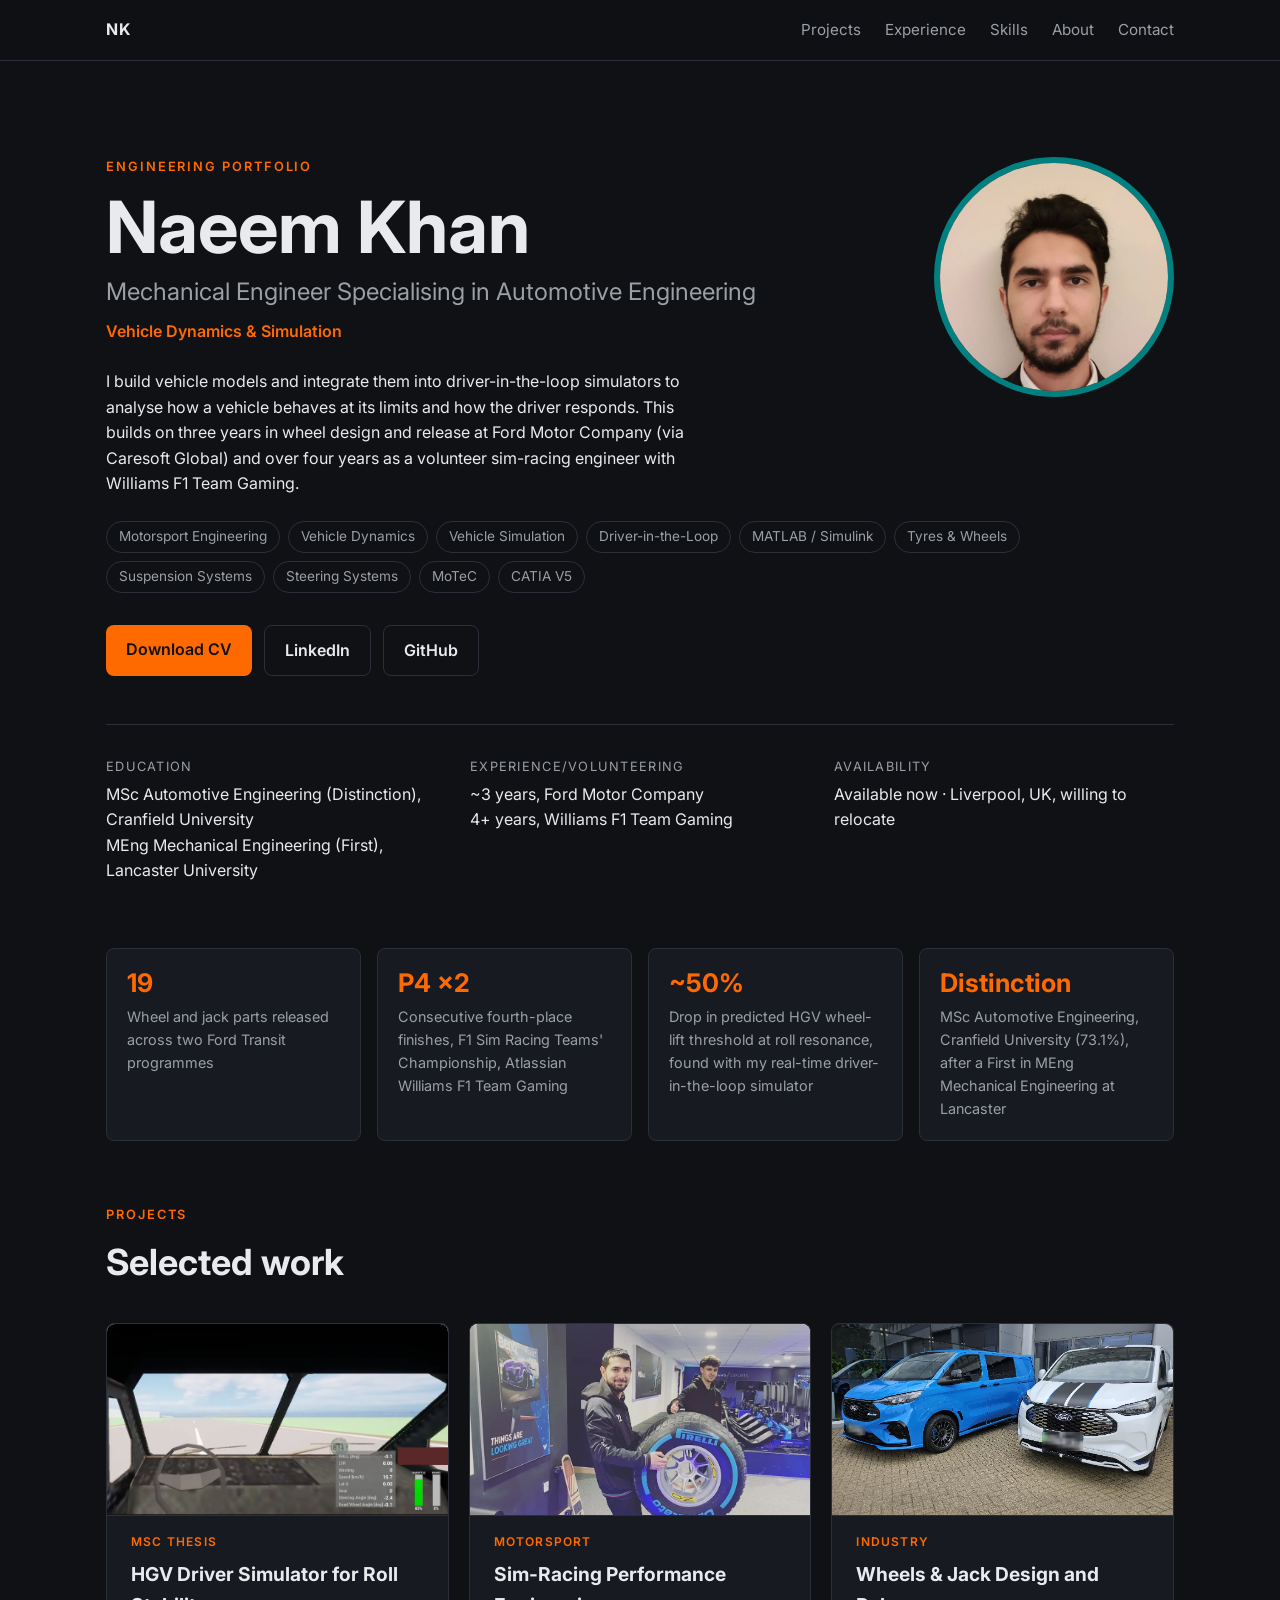
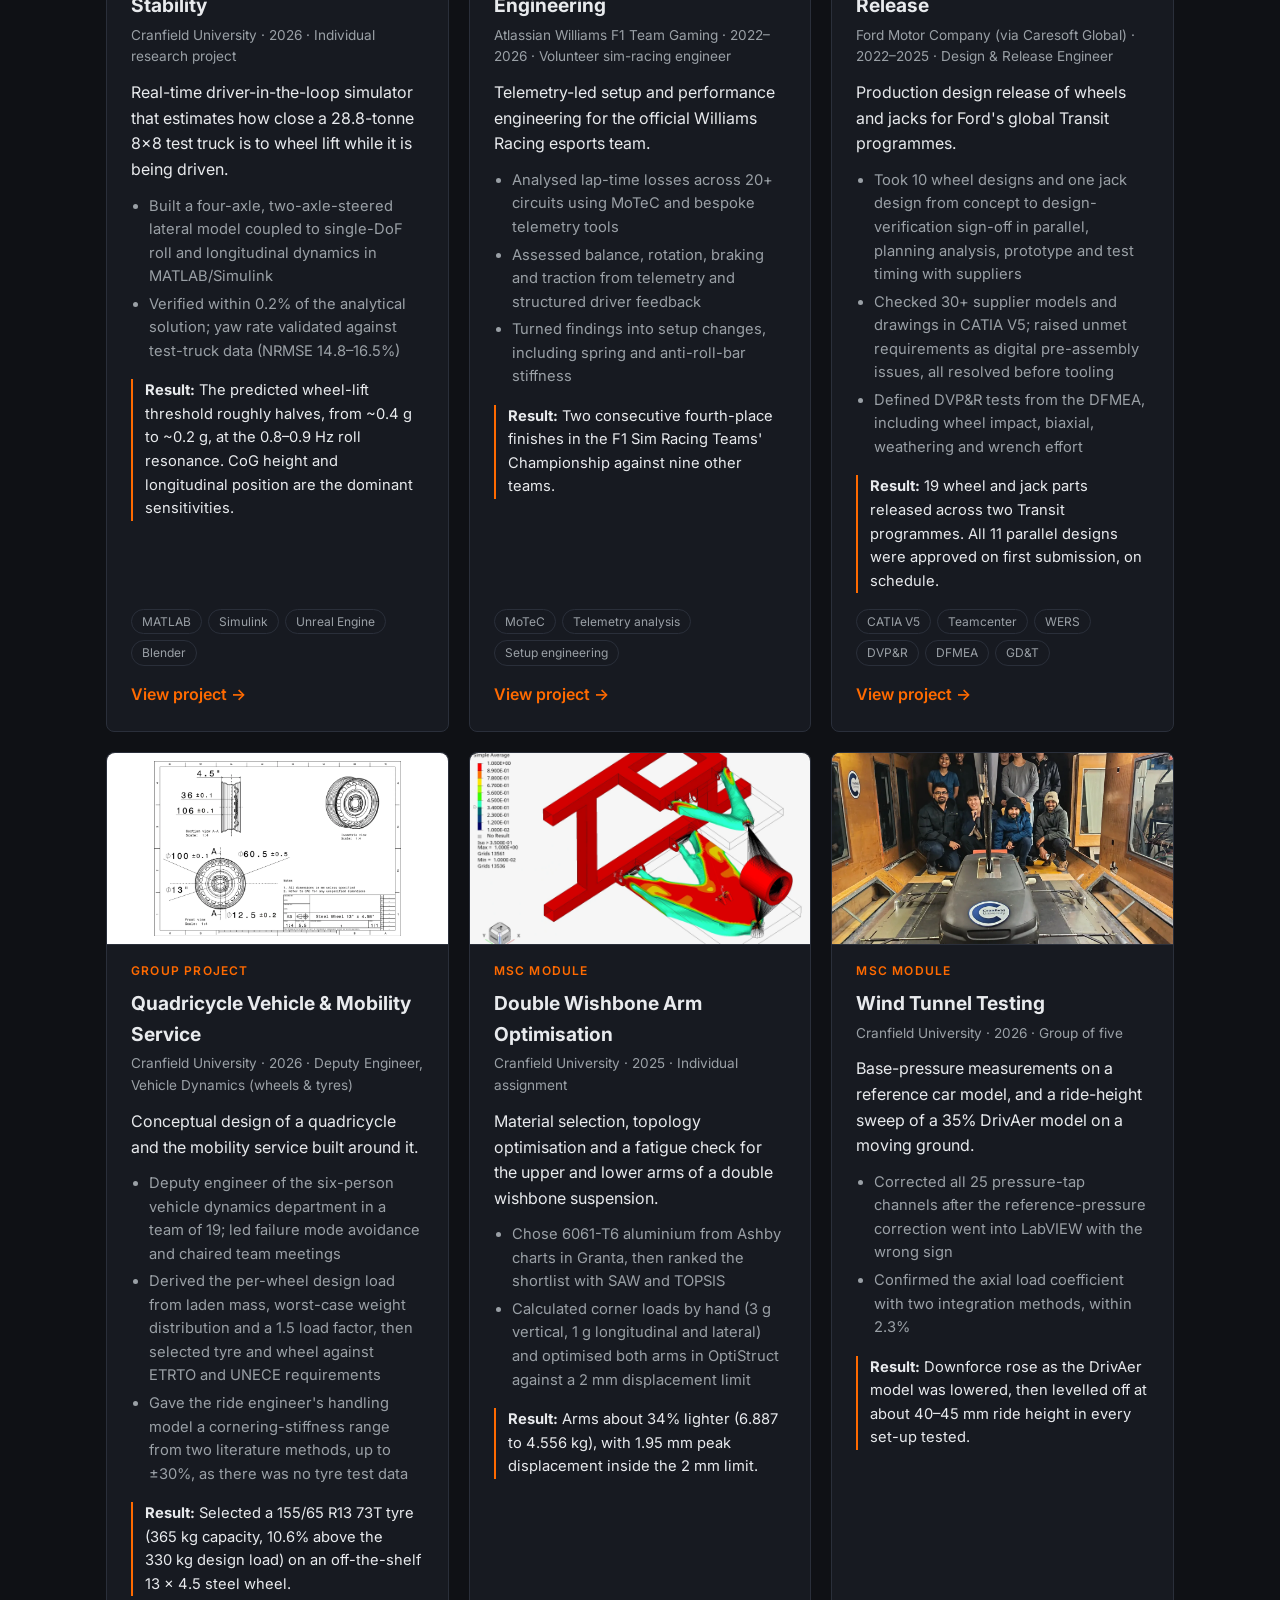
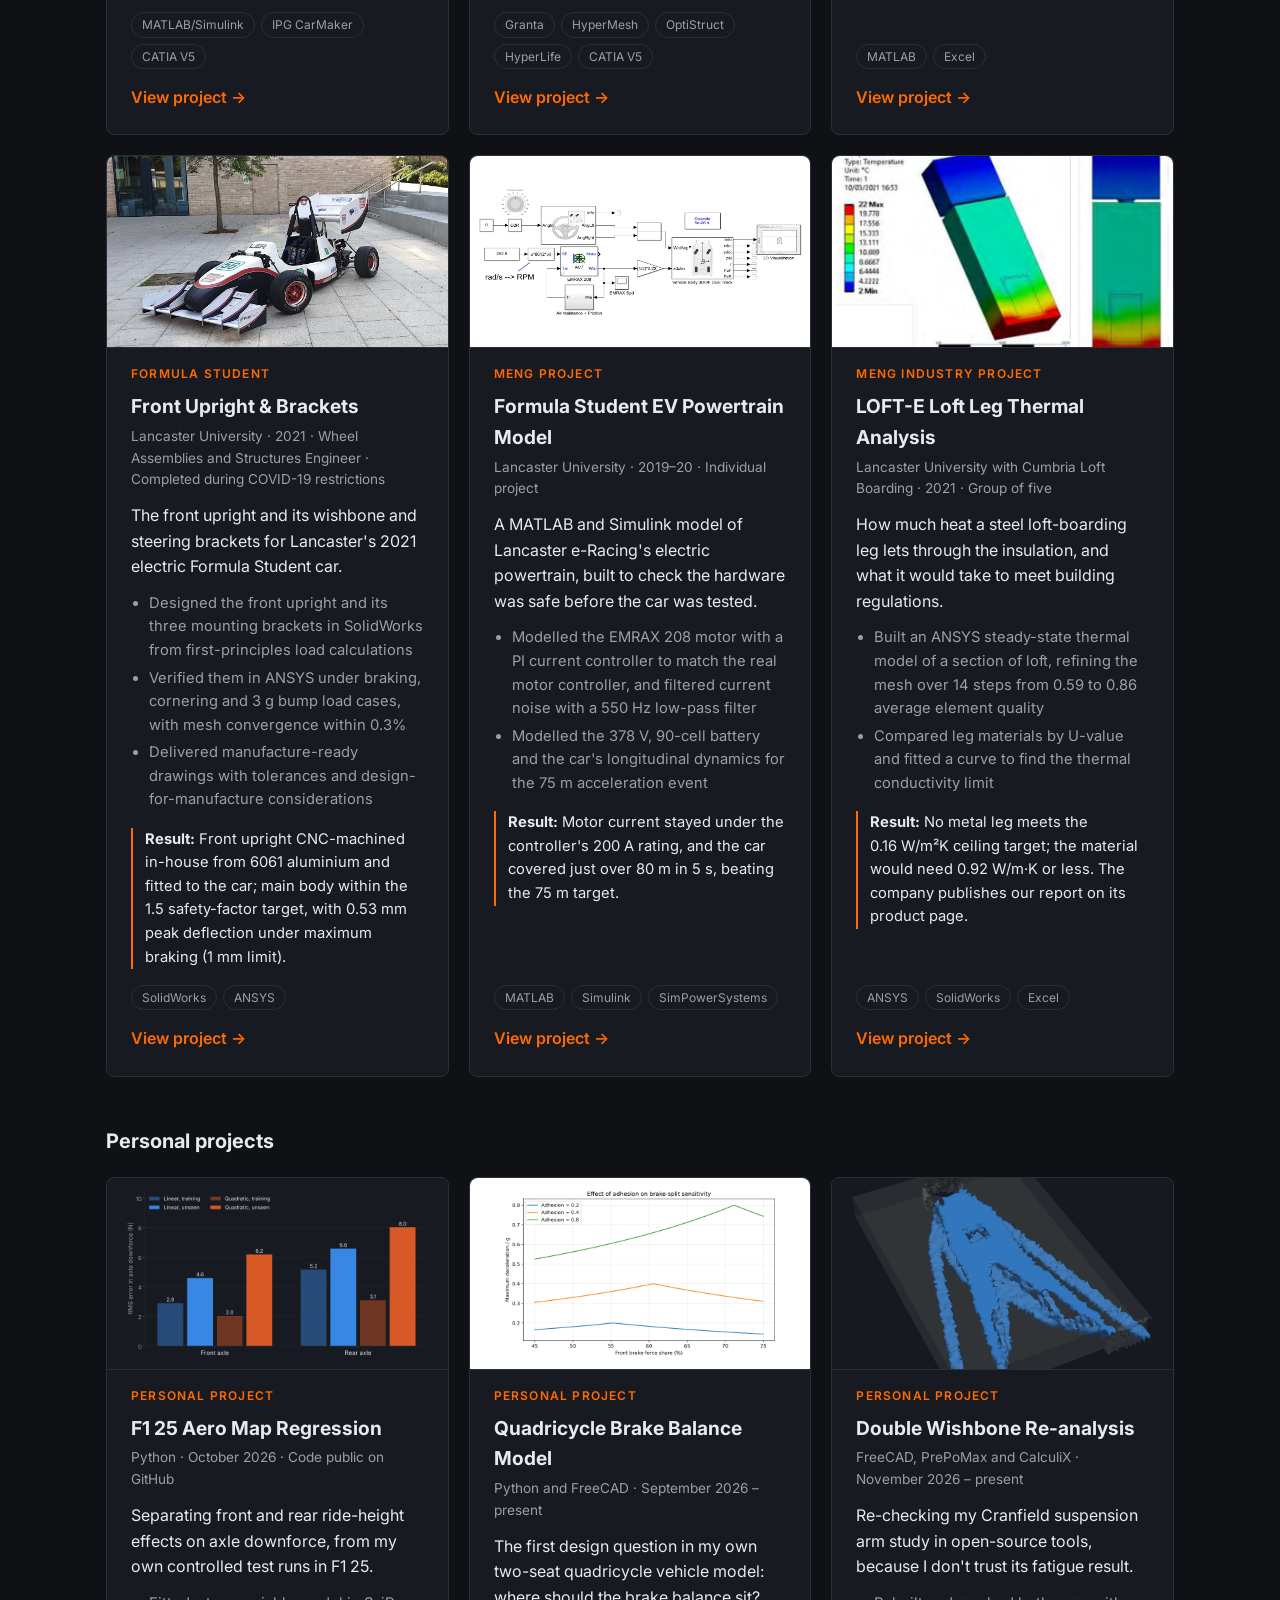
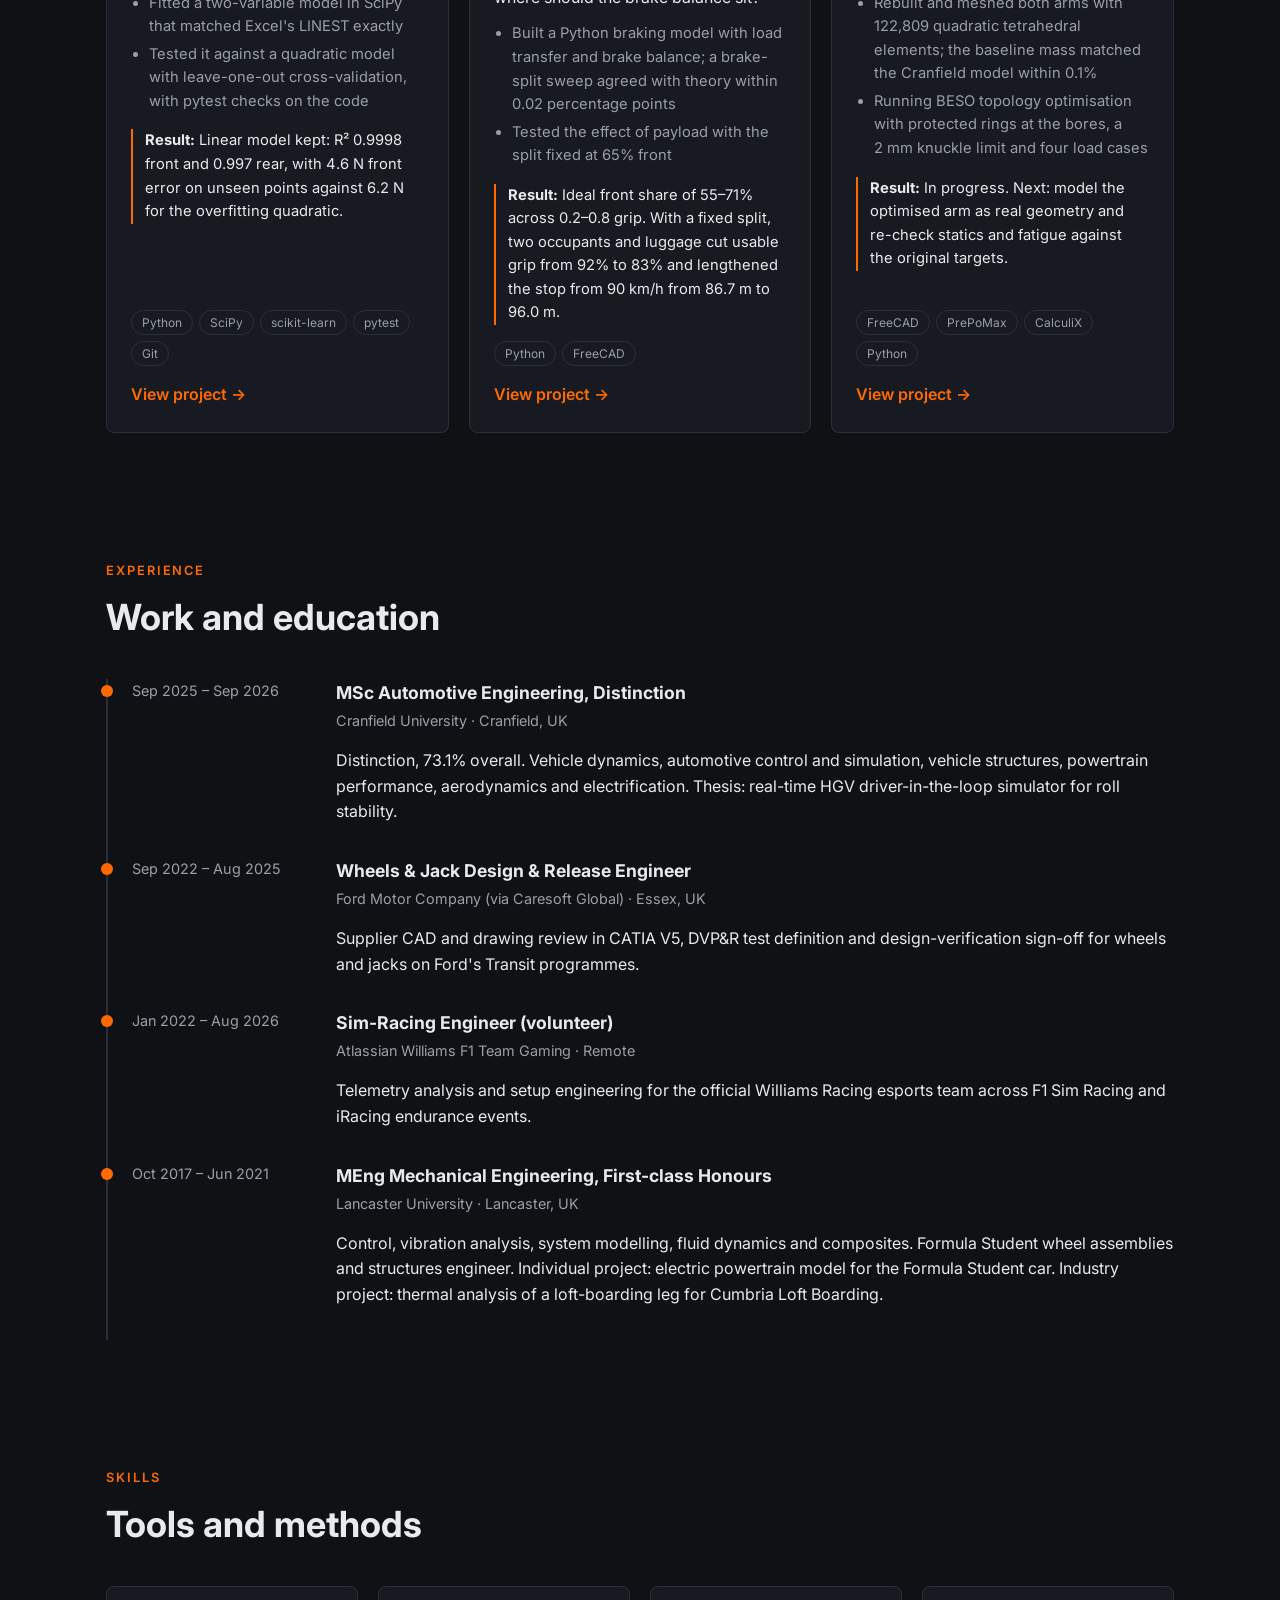
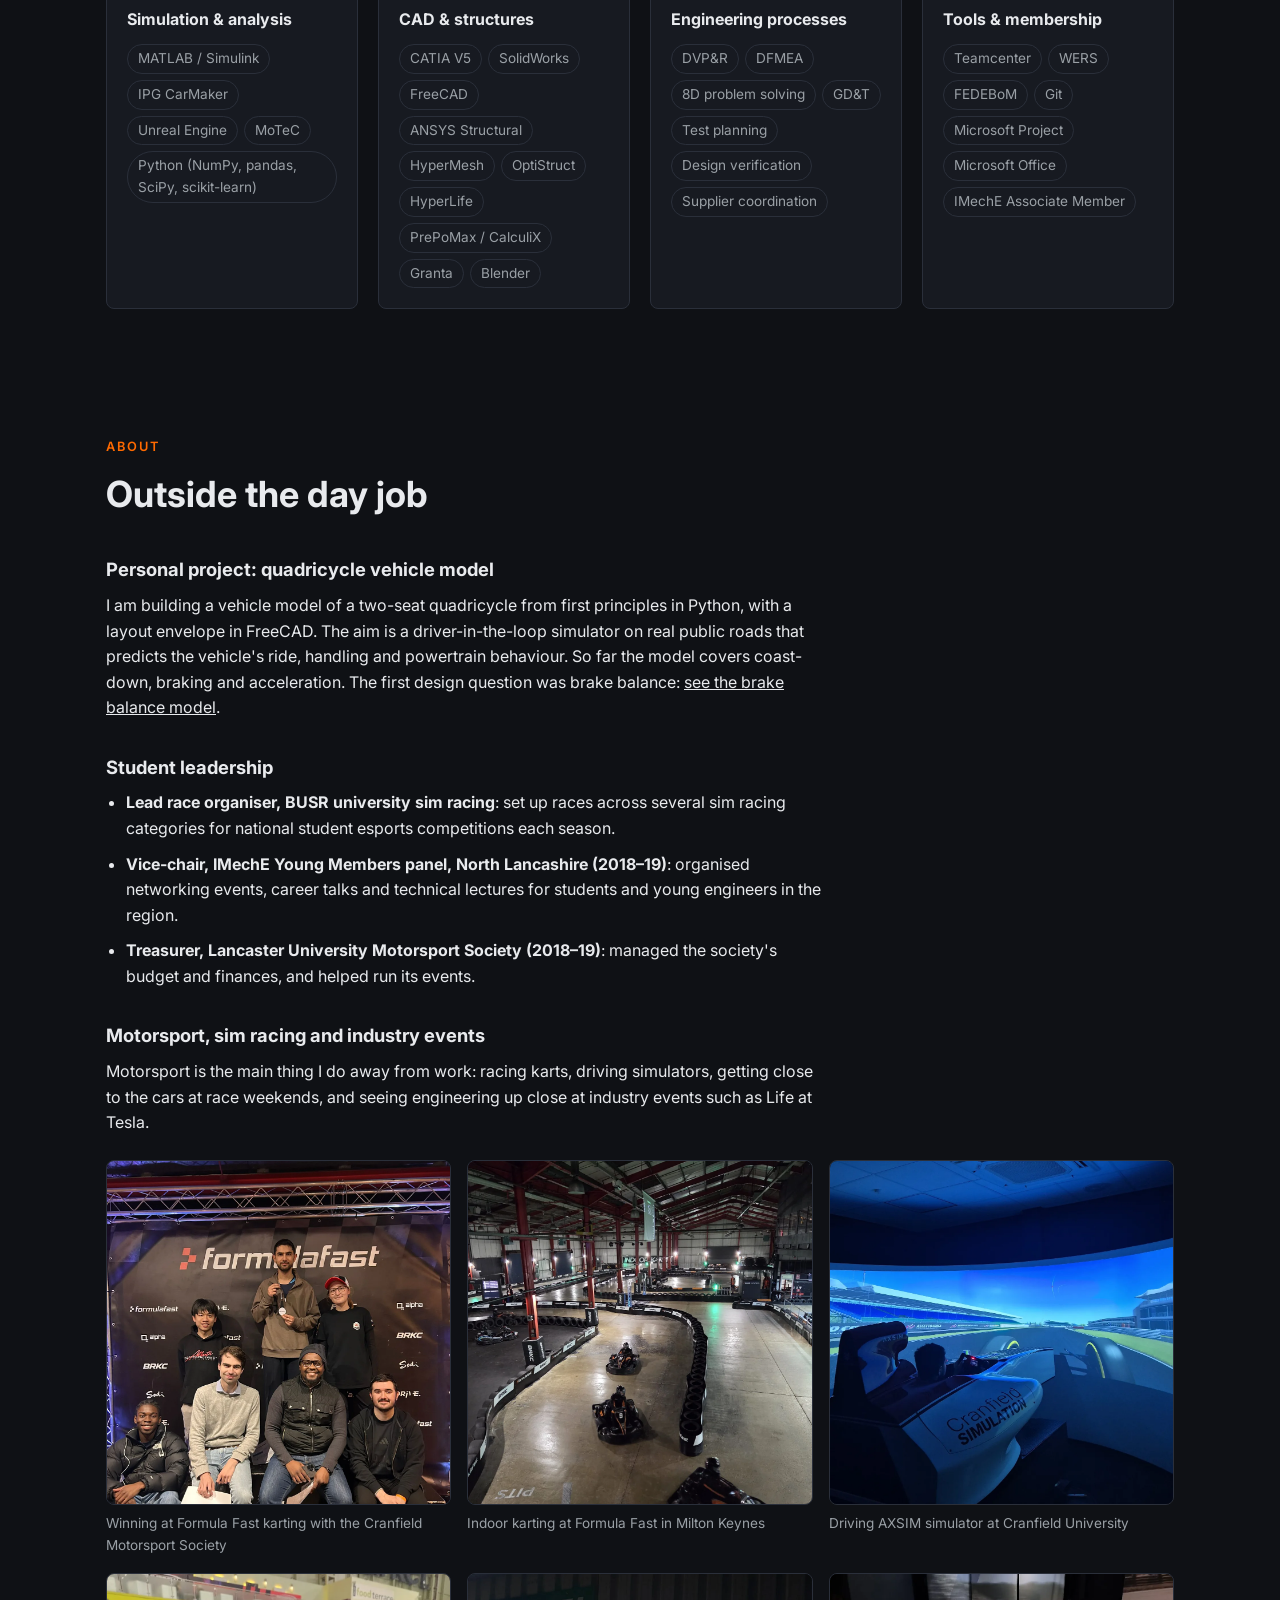
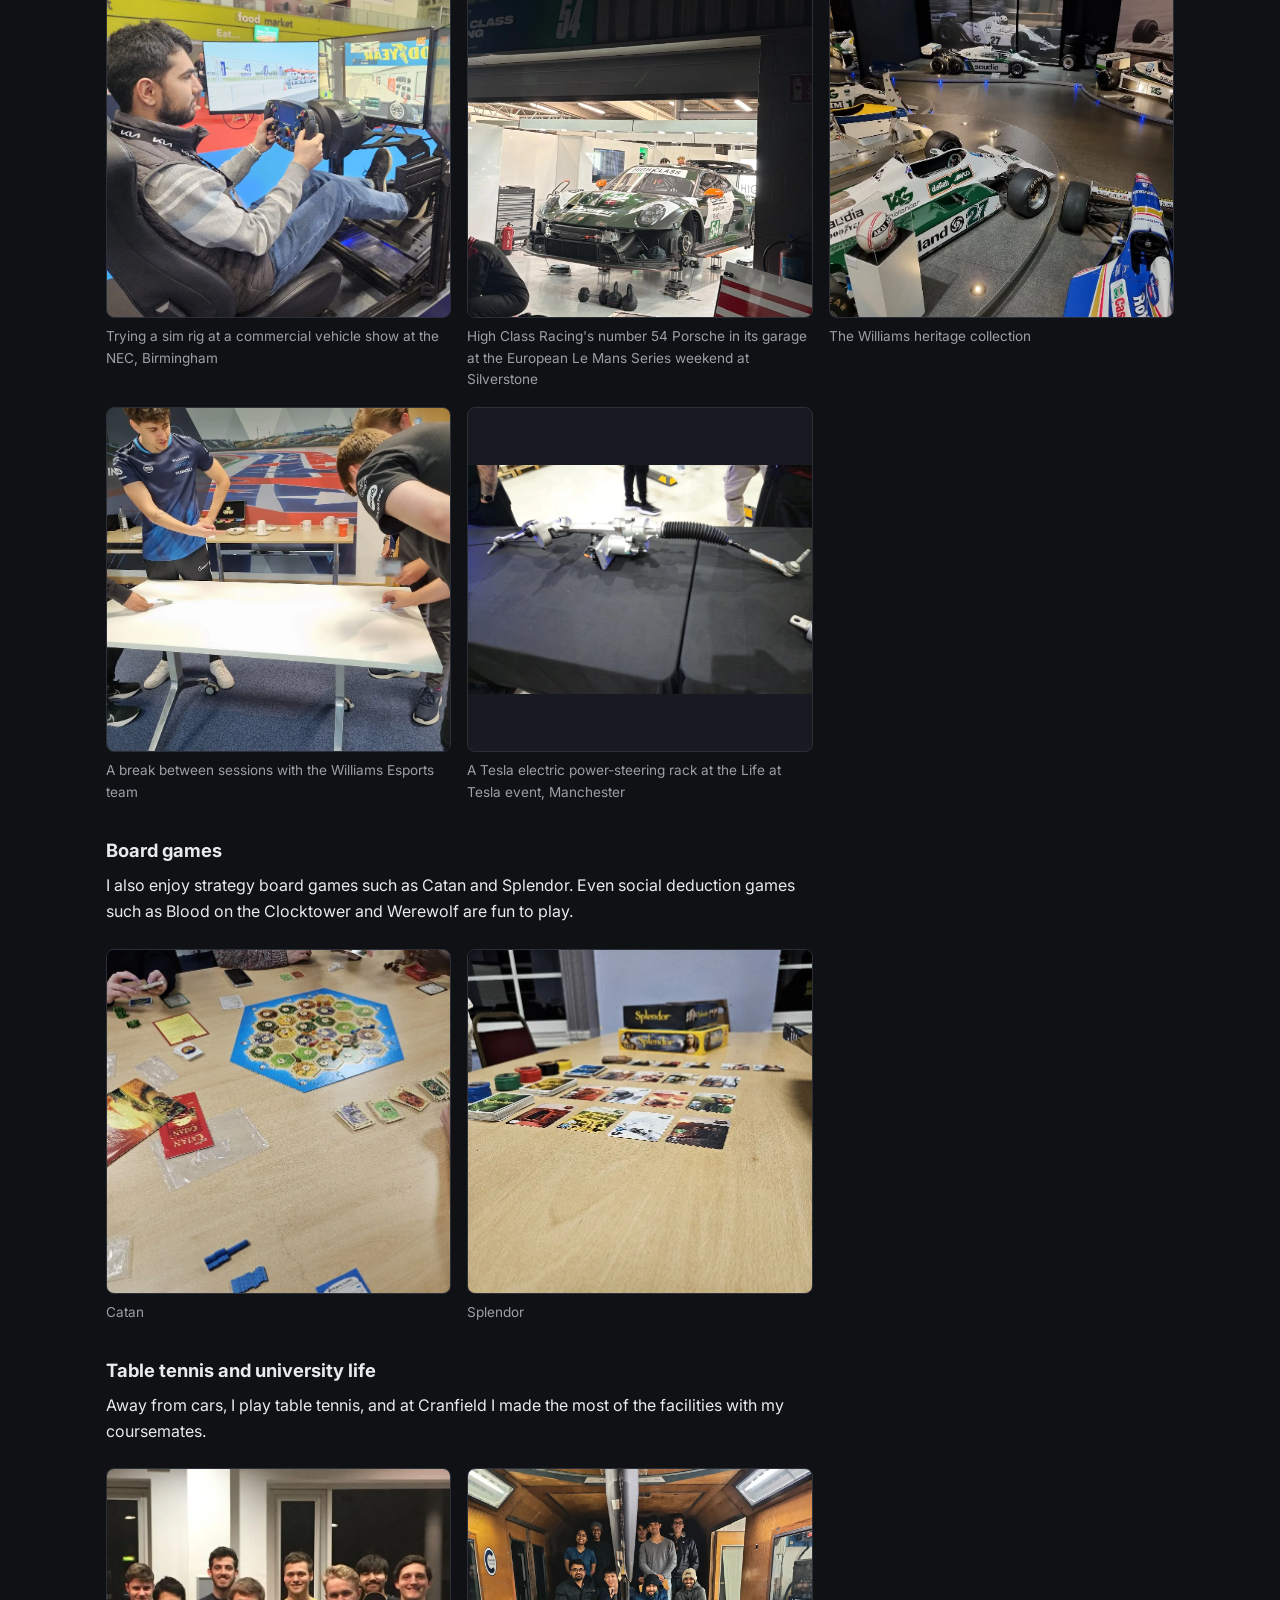
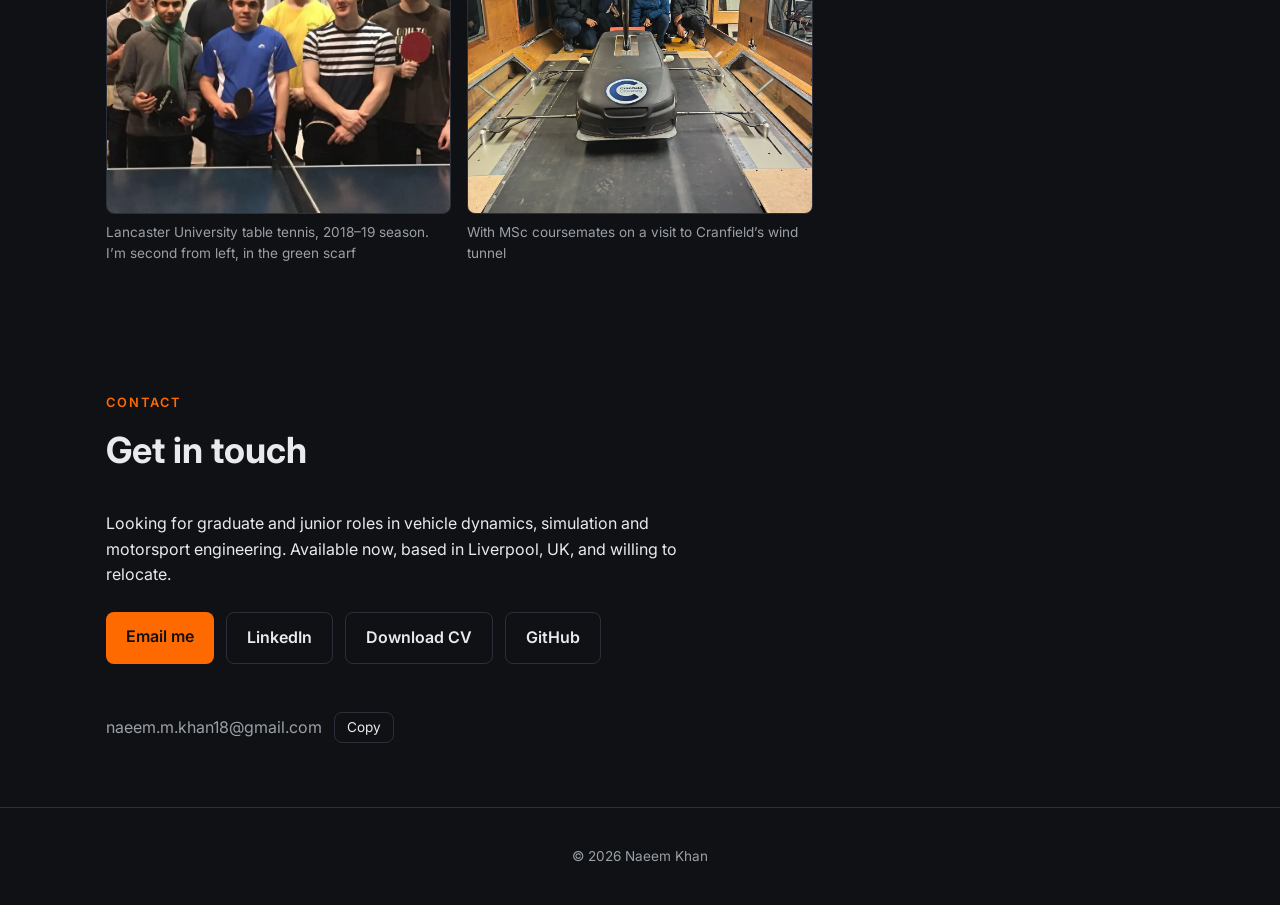
<file: index.html>
<!DOCTYPE html>
<html lang="en-GB">
<head>
  <meta charset="UTF-8">
  <meta name="viewport" content="width=device-width, initial-scale=1.0">
  <title>Naeem Khan | Engineering Portfolio</title>
  <meta name="description" content="Vehicle dynamics and simulation engineer. Driver-in-the-Loop simulation, tyre and wheel engineering, MATLAB/Simulink.">
  <link rel="icon" href="favicon.svg" type="image/svg+xml">
  <meta property="og:type" content="website">
  <meta property="og:title" content="Naeem Khan | Engineering Portfolio">
  <meta property="og:description" content="Vehicle dynamics and simulation engineer. Driver-in-the-loop simulation, tyre and wheel engineering, MATLAB/Simulink.">
  <meta property="og:url" content="https://nkhan24.github.io/">
  <meta property="og:image" content="https://nkhan24.github.io/assets/images/social-preview.png">
  <meta property="og:image:width" content="1200">
  <meta property="og:image:height" content="630">
  <meta name="twitter:card" content="summary_large_image">
  <link rel="preconnect" href="https://fonts.googleapis.com">
  <link rel="preconnect" href="https://fonts.gstatic.com" crossorigin>
  <link href="https://fonts.googleapis.com/css2?family=Inter:wght@400;600;700&display=swap" rel="stylesheet">
  <link rel="stylesheet" href="css/style.css">
  
</head>
<body>

  <header class="site-header">
    <nav class="nav">
      <a href="#top" class="nav-logo">NK</a>
      <button class="nav-toggle" type="button" aria-expanded="false" aria-controls="nav-links" aria-label="Open menu">
        <span class="nav-toggle-bar"></span>
        <span class="nav-toggle-bar"></span>
        <span class="nav-toggle-bar"></span>
      </button>
      <ul class="nav-links" id="nav-links">
        <li><a href="#projects">Projects</a></li>
        <li><a href="#experience">Experience</a></li>
        <li><a href="#skills">Skills</a></li>
        <li><a href="#about">About</a></li>        
        <li><a href="#contact">Contact</a></li>
      </ul>
    </nav>
  </header>

  <main id="top">
    <section class="hero">
      <img class="hero-photo" src="assets/images/profile/naeem-khan.webp"
           alt="Portrait of Naeem Khan in a dark suit and tie"
           width="640" height="640">      
      <p class="hero-eyebrow">Engineering Portfolio</p>
      <h1 class="hero-name">Naeem Khan</h1>
      <p class="hero-title">Mechanical Engineer Specialising in Automotive Engineering</p>
      <p class="hero-subheading">Vehicle Dynamics &amp; Simulation</p>
      <p class="hero-summary">
        I build vehicle models and integrate them into driver-in-the-loop simulators
        to analyse how a vehicle behaves at its limits and how the driver responds.
        This builds on three years in wheel design and release at Ford Motor Company
        (via Caresoft Global) and over four years as a volunteer sim-racing engineer with
        Williams F1 Team Gaming.
      </p>

      <ul class="hero-tags">
        <li>Motorsport Engineering</li>
        <li>Vehicle Dynamics</li>
        <li>Vehicle Simulation</li>
        <li>Driver-in-the-Loop</li>
        <li>MATLAB / Simulink</li>
        <li>Tyres &amp; Wheels</li>
        <li>Suspension Systems</li>
        <li>Steering Systems</li>
        <li>MoTeC</li>
        <li>CATIA V5</li>
      </ul>

      <div class="hero-actions">
        <a class="btn btn-primary" href="assets/pdf/Naeem_Khan_CV.pdf" download>Download CV</a>
        <a class="btn btn-secondary" href="https://www.linkedin.com/in/naeem-khan-971565172/" target="_blank" rel="noopener">LinkedIn</a>
        <a class="btn btn-secondary" href="https://github.com/nkhan24" target="_blank" rel="noopener">GitHub</a>
      </div>

      <dl class="hero-facts">
        <div>
          <dt>Education</dt>
          <dd>MSc Automotive Engineering (Distinction), Cranfield University<br>MEng Mechanical Engineering (First), Lancaster University</dd>
        </div>
        <div>
          <dt>Experience/Volunteering</dt>
          <dd>~3 years, Ford Motor Company</dd>
          <dd>4+ years, Williams F1 Team Gaming</dd>
        </div>
        <div>
          <dt>Availability</dt>
          <dd>Available now · Liverpool, UK, willing to relocate</dd>
        </div>
      </dl>
    </section>
        <!-- ===== Key highlights ===== -->
    <section class="highlights" aria-label="Key highlights">
      <ol class="highlight-list">
        <li>
          <span class="hl-num">19</span>
          <span class="hl-text">Wheel and jack parts released across two Ford Transit programmes</span>
        </li>
        <li>
          <span class="hl-num">P4 ×2</span>
          <span class="hl-text">Consecutive fourth-place finishes, F1 Sim Racing Teams' Championship, Atlassian Williams F1 Team Gaming</span>
        </li>
         <li>
          <span class="hl-num">~50%</span>
          <span class="hl-text">Drop in predicted HGV wheel-lift threshold at roll resonance, found with my real-time driver-in-the-loop simulator</span>
        </li>
        <li>
          <span class="hl-num">Distinction</span>
          <span class="hl-text">MSc Automotive Engineering, Cranfield University (73.1%), after a First in MEng Mechanical Engineering at Lancaster</span>
        </li>
      </ol>
    </section>

    <!-- ===== Projects ===== -->
    <section id="projects" class="section">
      <p class="eyebrow">Projects</p>
      <h2 class="section-title">Selected work</h2>

      <div class="card-grid">

        <article class="card">
            <img class="card-img card-img--dil" src="assets/images/projects/dil-cockpit.webp"
               alt="Driver's view of the HGV simulator in Unreal Engine, with the rollover-warning HUD"
               width="1600" height="450" loading="lazy">
          <p class="card-tag">MSc Thesis</p>
          <h3 class="card-title">HGV Driver Simulator for Roll Stability</h3>
          <p class="card-meta">Cranfield University · 2026 · Individual research project</p>
          <p class="card-summary">Real-time driver-in-the-loop simulator that estimates how close a 28.8-tonne 8×8 test truck is to wheel lift while it is being driven.</p>
          <ul class="card-points">
            <li>Built a four-axle, two-axle-steered lateral model coupled to single-DoF roll and longitudinal dynamics in MATLAB/Simulink</li> 
            <li>Verified within 0.2% of the analytical solution; yaw rate validated against test-truck data (NRMSE 14.8–16.5%)</li>
           </ul>
          <p class="card-result"><strong>Result:</strong> The predicted wheel-lift threshold roughly halves, from ~0.4&nbsp;g to ~0.2&nbsp;g, at the 0.8–0.9&nbsp;Hz roll resonance. CoG height and longitudinal position are the dominant sensitivities.</p>
          <ul class="card-tools"><li>MATLAB</li><li>Simulink</li><li>Unreal Engine</li><li>Blender</li></ul>
            <a class="card-link" href="projects/hgv-simulator.html">View project &rarr;</a>
        </article>

        <article class="card">
            <img class="card-img card-img--esports" src="assets/images/projects/wfg-esports-facility.webp"
               alt="Naeem holding an F1 wet-weather tyre at the Williams Esports facility, with racing simulators behind"
               width="919" height="919" loading="lazy">
          <p class="card-tag">Motorsport</p>
          <h3 class="card-title">Sim-Racing Performance Engineering</h3>
          <p class="card-meta">Atlassian Williams F1 Team Gaming · 2022–2026 · Volunteer sim-racing engineer</p>
          <p class="card-summary">Telemetry-led setup and performance engineering for the official Williams Racing esports team.</p>
          <ul class="card-points">
            <li>Analysed lap-time losses across 20+ circuits using MoTeC and bespoke telemetry tools</li>
            <li>Assessed balance, rotation, braking and traction from telemetry and structured driver feedback</li>
            <li>Turned findings into setup changes, including spring and anti-roll-bar stiffness</li>
          </ul>
          <p class="card-result"><strong>Result:</strong> Two consecutive fourth-place finishes in the F1 Sim Racing Teams' Championship against nine other teams.</p>
          <ul class="card-tools"><li>MoTeC</li><li>Telemetry analysis</li><li>Setup engineering</li></ul>
          <a class="card-link" href="projects/williams-simracing.html">View project &rarr;</a>        
        </article>

        <article class="card">
            <img class="card-img" src="assets/images/projects/ford-dunton-transit-custom.webp"
               alt="Two Ford Transit Custom vans outside reception at Ford's Dunton site"
               width="1225" height="919" loading="lazy">          
          <p class="card-tag">Industry</p>
          <h3 class="card-title">Wheels &amp; Jack Design and Release</h3>
          <p class="card-meta">Ford Motor Company (via Caresoft Global) · 2022–2025 · Design &amp; Release Engineer</p>
          <p class="card-summary">Production design release of wheels and jacks for Ford's global Transit programmes.</p>
          <ul class="card-points">
            <li>Took 10 wheel designs and one jack design from concept to design-verification sign-off in parallel, planning analysis, prototype and test timing with suppliers</li>
            <li>Checked 30+ supplier models and drawings in CATIA V5; raised unmet requirements as digital pre-assembly issues, all resolved before tooling</li>
            <li>Defined DVP&amp;R tests from the DFMEA, including wheel impact, biaxial, weathering and wrench effort</li>
          </ul>
          <p class="card-result"><strong>Result:</strong> 19 wheel and jack parts released across two Transit programmes. All 11 parallel designs were approved on first submission, on schedule.</p>
          <ul class="card-tools"><li>CATIA V5</li><li>Teamcenter</li><li>WERS</li><li>DVP&amp;R</li><li>DFMEA</li><li>GD&amp;T</li></ul>
          <a class="card-link" href="projects/ford-wheels.html">View project &rarr;</a>        
        </article>

        <article class="card">
            <img class="card-img card-img--drawing" src="assets/images/projects/gdp-steel-wheel.webp"
               alt="Engineering drawing of the 13-inch steel wheel selected for the quadricycle concept"
               width="1600" height="1131" loading="lazy">
          <p class="card-tag">Group Project</p>
          <h3 class="card-title">Quadricycle Vehicle &amp; Mobility Service</h3>
          <p class="card-meta">Cranfield University · 2026 · Deputy Engineer, Vehicle Dynamics (wheels &amp; tyres)</p>
          <p class="card-summary">Conceptual design of a quadricycle and the mobility service built around it.</p>
          <ul class="card-points">
            <li>Deputy engineer of the six-person vehicle dynamics department in a team of 19; led failure mode avoidance and chaired team meetings</li>
            <li>Derived the per-wheel design load from laden mass, worst-case weight distribution and a 1.5 load factor, then selected tyre and wheel against ETRTO and UNECE requirements</li>
            <li>Gave the ride engineer's handling model a cornering-stiffness range from two literature methods, up to ±30%, as there was no tyre test data</li>
          </ul>
          <p class="card-result"><strong>Result:</strong> Selected a 155/65&nbsp;R13&nbsp;73T tyre (365&nbsp;kg capacity, 10.6% above the 330&nbsp;kg design load) on an off-the-shelf 13&nbsp;×&nbsp;4.5 steel wheel.</p>
          <ul class="card-tools"><li>MATLAB/Simulink</li><li>IPG CarMaker</li><li>CATIA V5</li></ul>
          <a class="card-link" href="projects/gdp-quadricycle.html">View project &rarr;</a>        
        </article>

        <article class="card">
            <img class="card-img" src="assets/images/projects/vs-topology-density.webp"
               alt="OptiStruct topology result for double wishbone suspension arms, with retained load paths in red"
               width="1600" height="1074" loading="lazy">
          <p class="card-tag">MSc Module</p>
          <h3 class="card-title">Double Wishbone Arm Optimisation</h3>
          <p class="card-meta">Cranfield University · 2025 · Individual assignment</p>
          <p class="card-summary">Material selection, topology optimisation and a fatigue check for the upper and lower arms of a double wishbone suspension.</p>
          <ul class="card-points">
            <li>Chose 6061-T6 aluminium from Ashby charts in Granta, then ranked the shortlist with SAW and TOPSIS</li>
            <li>Calculated corner loads by hand (3&nbsp;g vertical, 1&nbsp;g longitudinal and lateral) and optimised both arms in OptiStruct against a 2&nbsp;mm displacement limit</li>
          </ul>
          <p class="card-result"><strong>Result:</strong> Arms about 34% lighter (6.887 to 4.556&nbsp;kg), with 1.95&nbsp;mm peak displacement inside the 2&nbsp;mm limit.</p>
          <ul class="card-tools"><li>Granta</li><li>HyperMesh</li><li>OptiStruct</li><li>HyperLife</li><li>CATIA V5</li></ul>
          <a class="card-link" href="projects/vehicle-structures.html">View project &rarr;</a>
        </article>

        <article class="card">
            <img class="card-img" src="assets/images/projects/about-wind-tunnel.webp" style="object-position: 50% 40%;"
               alt="MSc students inside Cranfield's wind tunnel behind a scale car model on the rolling road"
               width="1200" height="1600" loading="lazy">
          <p class="card-tag">MSc Module</p>
          <h3 class="card-title">Wind Tunnel Testing</h3>
          <p class="card-meta">Cranfield University · 2026 · Group of five</p>
          <p class="card-summary">Base-pressure measurements on a reference car model, and a ride-height sweep of a 35% DrivAer model on a moving ground.</p>
          <ul class="card-points">
            <li>Corrected all 25 pressure-tap channels after the reference-pressure correction went into LabVIEW with the wrong sign</li>
            <li>Confirmed the axial load coefficient with two integration methods, within 2.3%</li>
          </ul>
          <p class="card-result"><strong>Result:</strong> Downforce rose as the DrivAer model was lowered, then levelled off at about 40&ndash;45&nbsp;mm ride height in every set-up tested.</p>
          <ul class="card-tools"><li>MATLAB</li><li>Excel</li></ul>
          <a class="card-link" href="projects/wind-tunnel.html">View project &rarr;</a>
        </article>

        <article class="card">
            <img class="card-img" src="assets/images/projects/fs-car-ler.webp"
               alt="Lancaster e-Racing Formula Student car, number 56, parked outside a university building"
               width="1232" height="919" loading="lazy">
          <p class="card-tag">Formula Student</p>
          <h3 class="card-title">Front Upright &amp; Brackets</h3>
          <p class="card-meta">Lancaster University · 2021 · Wheel Assemblies and Structures Engineer · Completed during COVID-19 restrictions</p>
          <p class="card-summary">The front upright and its wishbone and steering brackets for Lancaster's 2021 electric Formula Student car.</p>
          <ul class="card-points">
            <li>Designed the front upright and its three mounting brackets in SolidWorks from first-principles load calculations</li>
            <li>Verified them in ANSYS under braking, cornering and 3&nbsp;g bump load cases, with mesh convergence within 0.3%</li>
            <li>Delivered manufacture-ready drawings with tolerances and design-for-manufacture considerations</li>
          </ul>
          <p class="card-result"><strong>Result:</strong> Front upright CNC-machined in-house from 6061 aluminium and fitted to the car; main body within the 1.5 safety-factor target, with 0.53&nbsp;mm peak deflection under maximum braking (1&nbsp;mm limit).</p>
          <ul class="card-tools"><li>SolidWorks</li><li>ANSYS</li></ul>
          <a class="card-link" href="projects/fs-upright.html">View project &rarr;</a>
        </article>

        <article class="card">
            <img class="card-img card-img--drawing" src="assets/images/projects/ev-simulink-vehicle.webp"
               alt="Simulink model joining the EMRAX 208 motor drive to a vehicle body block"
               width="1236" height="487" loading="lazy">
          <p class="card-tag">MEng Project</p>
          <h3 class="card-title">Formula Student EV Powertrain Model</h3>
          <p class="card-meta">Lancaster University · 2019&ndash;20 · Individual project</p>
          <p class="card-summary">A MATLAB and Simulink model of Lancaster e-Racing's electric powertrain, built to check the hardware was safe before the car was tested.</p>
          <ul class="card-points">
            <li>Modelled the EMRAX 208 motor with a PI current controller to match the real motor controller, and filtered current noise with a 550&nbsp;Hz low-pass filter</li>
            <li>Modelled the 378&nbsp;V, 90-cell battery and the car's longitudinal dynamics for the 75&nbsp;m acceleration event</li>
          </ul>
          <p class="card-result"><strong>Result:</strong> Motor current stayed under the controller's 200&nbsp;A rating, and the car covered just over 80&nbsp;m in 5&nbsp;s, beating the 75&nbsp;m target.</p>
          <ul class="card-tools"><li>MATLAB</li><li>Simulink</li><li>SimPowerSystems</li></ul>
          <a class="card-link" href="projects/ev-powertrain.html">View project &rarr;</a>
        </article>

        <article class="card">
            <img class="card-img" src="assets/images/projects/loft-e-temperature.webp"
               alt="ANSYS steady-state thermal result for a section of loft with the LOFT-E leg and insulation"
               width="1508" height="951" loading="lazy">
          <p class="card-tag">MEng Industry Project</p>
          <h3 class="card-title">LOFT-E Loft Leg Thermal Analysis</h3>
          <p class="card-meta">Lancaster University with Cumbria Loft Boarding · 2021 · Group of five</p>
          <p class="card-summary">How much heat a steel loft-boarding leg lets through the insulation, and what it would take to meet building regulations.</p>
          <ul class="card-points">
            <li>Built an ANSYS steady-state thermal model of a section of loft, refining the mesh over 14 steps from 0.59 to 0.86 average element quality</li>
            <li>Compared leg materials by U-value and fitted a curve to find the thermal conductivity limit</li>
          </ul>
          <p class="card-result"><strong>Result:</strong> No metal leg meets the 0.16&nbsp;W/m&sup2;K ceiling target; the material would need 0.92&nbsp;W/m&middot;K or less. The company publishes our report on its product page.</p>
          <ul class="card-tools"><li>ANSYS</li><li>SolidWorks</li><li>Excel</li></ul>
          <a class="card-link" href="projects/loft-e.html">View project &rarr;</a>
        </article>

      </div>

      <h3 class="subsection-title">Personal projects</h3>
      <div class="card-grid">

        <article class="card">
            <img class="card-img card-img--drawing card-img--dark" src="assets/images/projects/aeromap-cv-error.webp"
               alt="Bar chart comparing training and unseen-point errors for linear and quadratic aero map models"
               width="1600" height="900" loading="lazy">
          <p class="card-tag">Personal Project</p>
          <h3 class="card-title">F1&nbsp;25 Aero Map Regression</h3>
          <p class="card-meta">Python · October 2026 · Code public on GitHub</p>
          <p class="card-summary">Separating front and rear ride-height effects on axle downforce, from my own controlled test runs in F1&nbsp;25.</p>
          <ul class="card-points">
            <li>Fitted a two-variable model in SciPy that matched Excel's LINEST exactly</li>
            <li>Tested it against a quadratic model with leave-one-out cross-validation, with pytest checks on the code</li>
          </ul>
          <p class="card-result"><strong>Result:</strong> Linear model kept: R&sup2; 0.9998 front and 0.997 rear, with 4.6&nbsp;N front error on unseen points against 6.2&nbsp;N for the overfitting quadratic.</p>
          <ul class="card-tools"><li>Python</li><li>SciPy</li><li>scikit-learn</li><li>pytest</li><li>Git</li></ul>
          <a class="card-link" href="projects/aeromap-regression.html">View project &rarr;</a>
        </article>

        <article class="card">
            <img class="card-img card-img--drawing" src="assets/images/projects/quad-brake-split-adhesion.webp"
               alt="Chart of maximum deceleration against front brake-force share on three road surfaces"
               width="1600" height="1000" loading="lazy">
          <p class="card-tag">Personal Project</p>
          <h3 class="card-title">Quadricycle Brake Balance Model</h3>
          <p class="card-meta">Python and FreeCAD · September 2026 &ndash; present</p>
          <p class="card-summary">The first design question in my own two-seat quadricycle vehicle model: where should the brake balance sit?</p>
          <ul class="card-points">
            <li>Built a Python braking model with load transfer and brake balance; a brake-split sweep agreed with theory within 0.02 percentage points</li>
            <li>Tested the effect of payload with the split fixed at 65% front</li>
          </ul>
          <p class="card-result"><strong>Result:</strong> Ideal front share of 55&ndash;71% across 0.2&ndash;0.8 grip. With a fixed split, two occupants and luggage cut usable grip from 92% to 83% and lengthened the stop from 90&nbsp;km/h from 86.7&nbsp;m to 96.0&nbsp;m.</p>
          <ul class="card-tools"><li>Python</li><li>FreeCAD</li></ul>
          <a class="card-link" href="projects/quadricycle-braking.html">View project &rarr;</a>
        </article>

        <article class="card">
            <img class="card-img card-img--dark" src="assets/images/projects/wishbone-beso-rings.webp" style="object-position: 50% 80%;"
               alt="Topology optimisation result for two suspension arms in CalculiX, blue load paths inside a grey design space"
               width="672" height="946" loading="lazy">
          <p class="card-tag">Personal Project</p>
          <h3 class="card-title">Double Wishbone Re-analysis</h3>
          <p class="card-meta">FreeCAD, PrePoMax and CalculiX · November 2026 &ndash; present</p>
          <p class="card-summary">Re-checking my Cranfield suspension arm study in open-source tools, because I don't trust its fatigue result.</p>
          <ul class="card-points">
            <li>Rebuilt and meshed both arms with 122,809 quadratic tetrahedral elements; the baseline mass matched the Cranfield model within 0.1%</li>
            <li>Running BESO topology optimisation with protected rings at the bores, a 2&nbsp;mm knuckle limit and four load cases</li>
          </ul>
          <p class="card-result"><strong>Result:</strong> In progress. Next: model the optimised arm as real geometry and re-check statics and fatigue against the original targets.</p>
          <ul class="card-tools"><li>FreeCAD</li><li>PrePoMax</li><li>CalculiX</li><li>Python</li></ul>
          <a class="card-link" href="projects/wishbone-reanalysis.html">View project &rarr;</a>
        </article>

      </div>
    </section>
    
    <!-- ===== Experience ===== -->
    <section id="experience" class="section">
      <p class="eyebrow">Experience</p>
      <h2 class="section-title">Work and education</h2>
      <ol class="timeline">
        <li class="timeline-item">
          <p class="timeline-date">Sep 2025 – Sep 2026</p>
          <div>
            <h3 class="timeline-role">MSc Automotive Engineering, Distinction</h3>
            <p class="timeline-org">Cranfield University · Cranfield, UK</p>
            <p>Distinction, 73.1% overall. Vehicle dynamics, automotive control and simulation, vehicle structures, powertrain performance, aerodynamics and electrification. Thesis: real-time HGV driver-in-the-loop simulator for roll stability.</p>
          </div>
        </li>
        <li class="timeline-item">
          <p class="timeline-date">Sep 2022 – Aug 2025</p>
          <div>
            <h3 class="timeline-role">Wheels &amp; Jack Design &amp; Release Engineer</h3>
            <p class="timeline-org">Ford Motor Company (via Caresoft Global) · Essex, UK</p>
            <p>Supplier CAD and drawing review in CATIA V5, DVP&amp;R test definition and design-verification sign-off for wheels and jacks on Ford's Transit programmes.</p>
          </div>
        </li>
        <li class="timeline-item">
          <p class="timeline-date">Jan 2022 – Aug 2026</p>
          <div>
            <h3 class="timeline-role">Sim-Racing Engineer (volunteer)</h3>
            <p class="timeline-org">Atlassian Williams F1 Team Gaming · Remote</p>
            <p>Telemetry analysis and setup engineering for the official Williams Racing esports team across F1 Sim Racing and iRacing endurance events.</p>
          </div>
        </li>
        <li class="timeline-item">
          <p class="timeline-date">Oct 2017 – Jun 2021</p>
          <div>
            <h3 class="timeline-role">MEng Mechanical Engineering, First-class Honours</h3>
            <p class="timeline-org">Lancaster University · Lancaster, UK</p>
            <p>Control, vibration analysis, system modelling, fluid dynamics and composites. Formula Student wheel assemblies and structures engineer. Individual project: electric powertrain model for the Formula Student car. Industry project: thermal analysis of a loft-boarding leg for Cumbria Loft Boarding.</p>
          </div>
        </li>
      </ol>
    </section>

    <!-- ===== Skills ===== -->
    <section id="skills" class="section">
      <p class="eyebrow">Skills</p>
      <h2 class="section-title">Tools and methods</h2>
      <div class="skill-grid">
        <div class="skill-group">
          <h3>Simulation &amp; analysis</h3>
          <ul class="skill-list"><li>MATLAB / Simulink</li><li>IPG CarMaker</li><li>Unreal Engine</li><li>MoTeC</li><li>Python (NumPy, pandas, SciPy, scikit-learn)</li></ul>
        </div>
        <div class="skill-group">
          <h3>CAD &amp; structures</h3>
          <ul class="skill-list"><li>CATIA V5</li><li>SolidWorks</li><li>FreeCAD</li><li>ANSYS Structural</li><li>HyperMesh</li><li>OptiStruct</li><li>HyperLife</li><li>PrePoMax / CalculiX</li><li>Granta</li><li>Blender</li></ul>
        </div>
        <div class="skill-group">
          <h3>Engineering processes</h3>
          <ul class="skill-list"><li>DVP&amp;R</li><li>DFMEA</li><li>8D problem solving</li><li>GD&amp;T</li><li>Test planning</li><li>Design verification</li><li>Supplier coordination</li></ul>
        </div>
        <div class="skill-group">
          <h3>Tools &amp; membership</h3>
          <ul class="skill-list"><li>Teamcenter</li><li>WERS</li><li>FEDEBoM</li><li>Git</li><li>Microsoft Project</li><li>Microsoft Office</li><li>IMechE Associate Member</li></ul>
        </div>
      </div>
    </section>

     <!-- ===== About ===== -->
    <section id="about" class="section">
      <p class="eyebrow">About</p>
      <h2 class="section-title">Outside the day job</h2>

      <div class="about-group">
        <h3>Personal project: quadricycle vehicle model</h3>
        <p class="about-lead">I am building a vehicle model of a two-seat quadricycle from first principles in Python, with a layout envelope in FreeCAD. The aim is a driver-in-the-loop simulator on real public roads that predicts the vehicle's ride, handling and powertrain behaviour. So far the model covers coast-down, braking and acceleration. The first design question was brake balance: <a href="projects/quadricycle-braking.html">see the brake balance model</a>.</p>
      </div>

      <div class="about-group">
        <h3>Student leadership</h3>
        <ul class="detail-list about-lead">
          <li><strong>Lead race organiser, BUSR university sim racing</strong>: set up races across several sim racing categories for national student esports competitions each season.</li>
          <li><strong>Vice-chair, IMechE Young Members panel, North Lancashire (2018&ndash;19)</strong>: organised networking events, career talks and technical lectures for students and young engineers in the region.</li>
          <li><strong>Treasurer, Lancaster University Motorsport Society (2018&ndash;19)</strong>: managed the society's budget and finances, and helped run its events.</li>
        </ul>
      </div>

      <div class="about-group">
        <h3>Motorsport, sim racing and industry events</h3>
        <p class="about-lead">Motorsport is the main thing I do away from work: racing karts, driving simulators, getting close to the cars at race weekends, and seeing engineering up close at industry events such as Life at Tesla.</p>
        <div class="photo-grid">
          <figure>
            <img src="assets/images/projects/about-karting-podium.webp" style="object-position: 50% 30%;"
                 alt="Naeem on the top step of the podium at Formula Fast, holding his winner's medal, with the other drivers around him"
                 width="1200" height="1600" loading="lazy">
            <figcaption>Winning at Formula Fast karting with the Cranfield Motorsport Society</figcaption>
          </figure>
          <figure>
            <img src="assets/images/projects/about-karting-track.webp" style="object-position: 50% 70%;"
                 alt="Karts racing through a hairpin on a large indoor karting track"
                 width="1200" height="1600" loading="lazy">
            <figcaption>Indoor karting at Formula Fast in Milton Keynes</figcaption>
          </figure>
          <figure>
            <img src="assets/images/projects/about-sim-axsim.webp" style="object-position: 50% 65%;"
                 alt="Driving Cranfield's AXSIM simulator in front of a curved screen showing Silverstone"
                 width="1200" height="1600" loading="lazy">
            <figcaption>Driving AXSIM simulator at Cranfield University</figcaption>
          </figure>
          <figure>
            <img src="assets/images/projects/about-sim-show.webp" style="object-position: 15% 50%;"
                 alt="Naeem driving a sim rig with three screens and a Fanatec wheel at an industry show"
                 width="1225" height="919" loading="lazy">
            <figcaption>Trying a sim rig at a commercial vehicle show at the NEC, Birmingham</figcaption>
          </figure>
          <figure>
            <img src="assets/images/projects/about-gt3-garage.webp" style="object-position: 50% 65%;"
                 alt="High Class Racing's number 54 Porsche GT3 car on stands in its garage"
                 width="1200" height="1600" loading="lazy">
            <figcaption>High Class Racing's number 54 Porsche in its garage at the European Le Mans Series weekend at Silverstone</figcaption>
          </figure>
          <figure>
            <img src="assets/images/projects/about-williams-heritage.webp"
                 alt="Historic Williams Formula 1 cars on display in the Williams heritage collection"
                 width="1225" height="919" loading="lazy">
            <figcaption>The Williams heritage collection</figcaption>
          </figure>
          <figure>
            <img src="assets/images/projects/about-team-bootcamp.webp"
                 alt="Members of the Williams Esports team gathered round a table during a break, flicking paper across it"
                 width="1225" height="919" loading="lazy">
            <figcaption>A break between sessions with the Williams Esports team</figcaption>
          </figure>  
          <figure>
            <img src="assets/images/projects/about-tesla-steering.webp" style="object-fit: contain; background: var(--surface);"
                 alt="An electric power-steering rack on a black-draped table, with its motor and control unit mounted alongside the rack housing"
                 width="1600" height="1067" loading="lazy">
            <figcaption>A Tesla electric power-steering rack at the Life at Tesla event, Manchester</figcaption>
          </figure>                  
        </div>
      </div>

      <div class="about-group">
        <h3>Board games</h3>
        <p class="about-lead">I also enjoy strategy board games such as Catan and Splendor. Even social deduction games such as Blood on the Clocktower and Werewolf are fun to play.</p>
        <div class="photo-grid">
          <figure>
            <img src="assets/images/projects/about-boardgame-catan.webp" style="object-position: 50% 25%;"
                 alt="A game of Catan in progress, with the hexagonal board, cards and pieces on a table"
                 width="689" height="919" loading="lazy">
            <figcaption>Catan</figcaption>
          </figure>
          <figure>
            <img src="assets/images/projects/about-boardgame-splendor.webp" style="object-position: 50% 45%;"
                 alt="A game of Splendor laid out on a table, with rows of cards, gem tokens and the box behind"
                 width="689" height="919" loading="lazy">
            <figcaption>Splendor</figcaption>
          </figure>
        </div>
      </div>
            <div class="about-group">
        <h3>Table tennis and university life</h3>
        <p class="about-lead">Away from cars, I play table tennis, and at Cranfield I made the most of the facilities with my coursemates.</p>
        <div class="photo-grid">
          <figure>
            <img src="assets/images/projects/about-table-tennis.webp" style="object-position: 50% 40%;"
                 alt="A group of eight table tennis players holding bats, standing behind a table tennis table"
                 width="960" height="802" loading="lazy">
            <figcaption>Lancaster University table tennis, 2018&ndash;19 season. I&rsquo;m second from left, in the green scarf</figcaption>
          </figure>
          <figure>
            <img src="assets/images/projects/about-wind-tunnel.webp" style="object-position: 50% 40%;"
                 alt="A group of MSc students posing inside Cranfield's wind tunnel behind a scale car model on the rolling road"
                 width="1200" height="1600" loading="lazy">
            <figcaption>With MSc coursemates on a visit to Cranfield&rsquo;s wind tunnel</figcaption>
          </figure>
        </div>
      </div>
    </section>
    <!-- ===== Contact ===== -->
    <section id="contact" class="section">
      <p class="eyebrow">Contact</p>
      <h2 class="section-title">Get in touch</h2>
      <p class="contact-lead">Looking for graduate and junior roles in vehicle dynamics, simulation and motorsport engineering. Available now, based in Liverpool, UK, and willing to relocate.</p>
      <div class="hero-actions">
        <a class="btn btn-primary" href="mailto:naeem.m.khan18@gmail.com">Email me</a>
        <a class="btn btn-secondary" href="https://www.linkedin.com/in/naeem-khan-971565172/" target="_blank" rel="noopener">LinkedIn</a>
        <a class="btn btn-secondary" href="assets/pdf/Naeem_Khan_CV.pdf" download>Download CV</a>
        <a class="btn btn-secondary" href="https://github.com/nkhan24" target="_blank" rel="noopener">GitHub</a>
      </div>
      <p class="contact-email">
        <span>naeem.m.khan18@gmail.com</span>
        <button type="button" class="copy-btn" data-copy="naeem.m.khan18@gmail.com">Copy</button>
        <span class="copy-status" aria-live="polite"></span>
      </p>
    </section>
  </main>
  <footer class="site-footer">
    <p>&copy; 2026 Naeem Khan</p>
  </footer>

  <script src="js/main.js"></script>
</body>
</html>
</file>
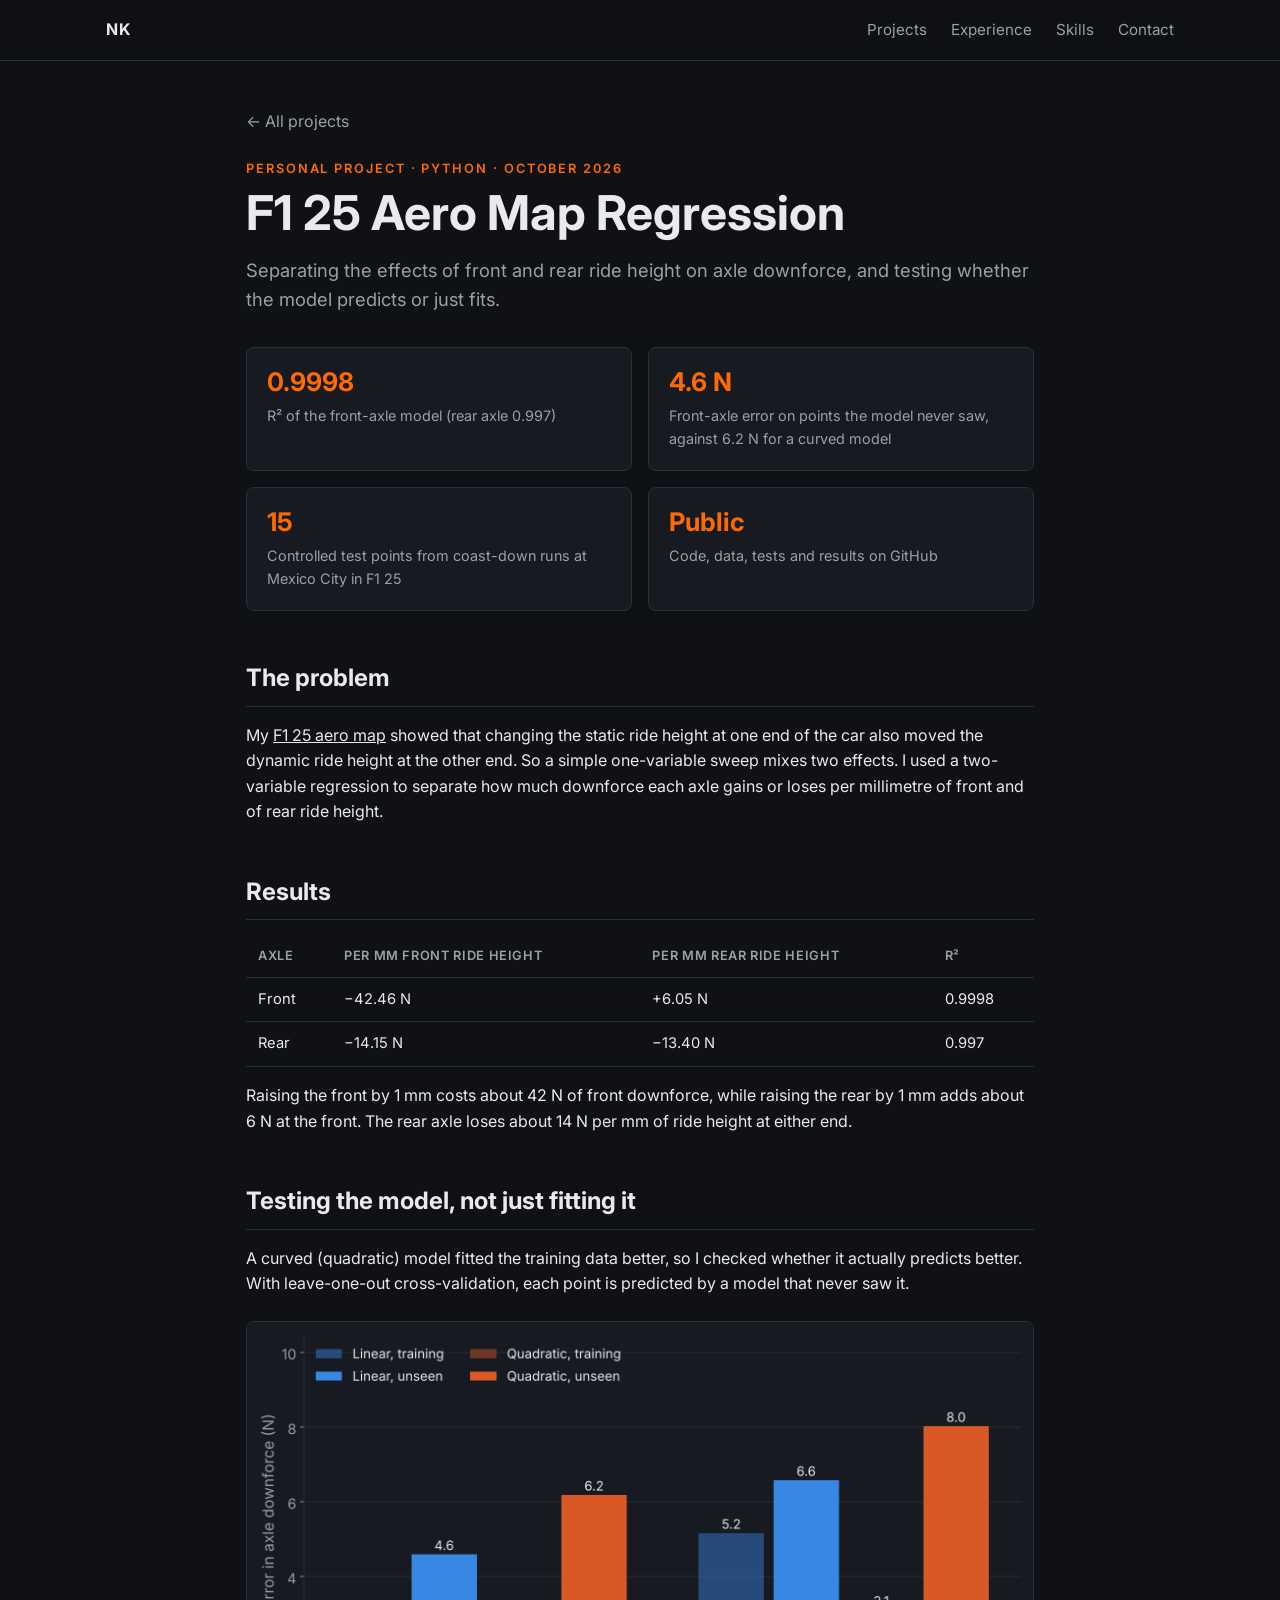
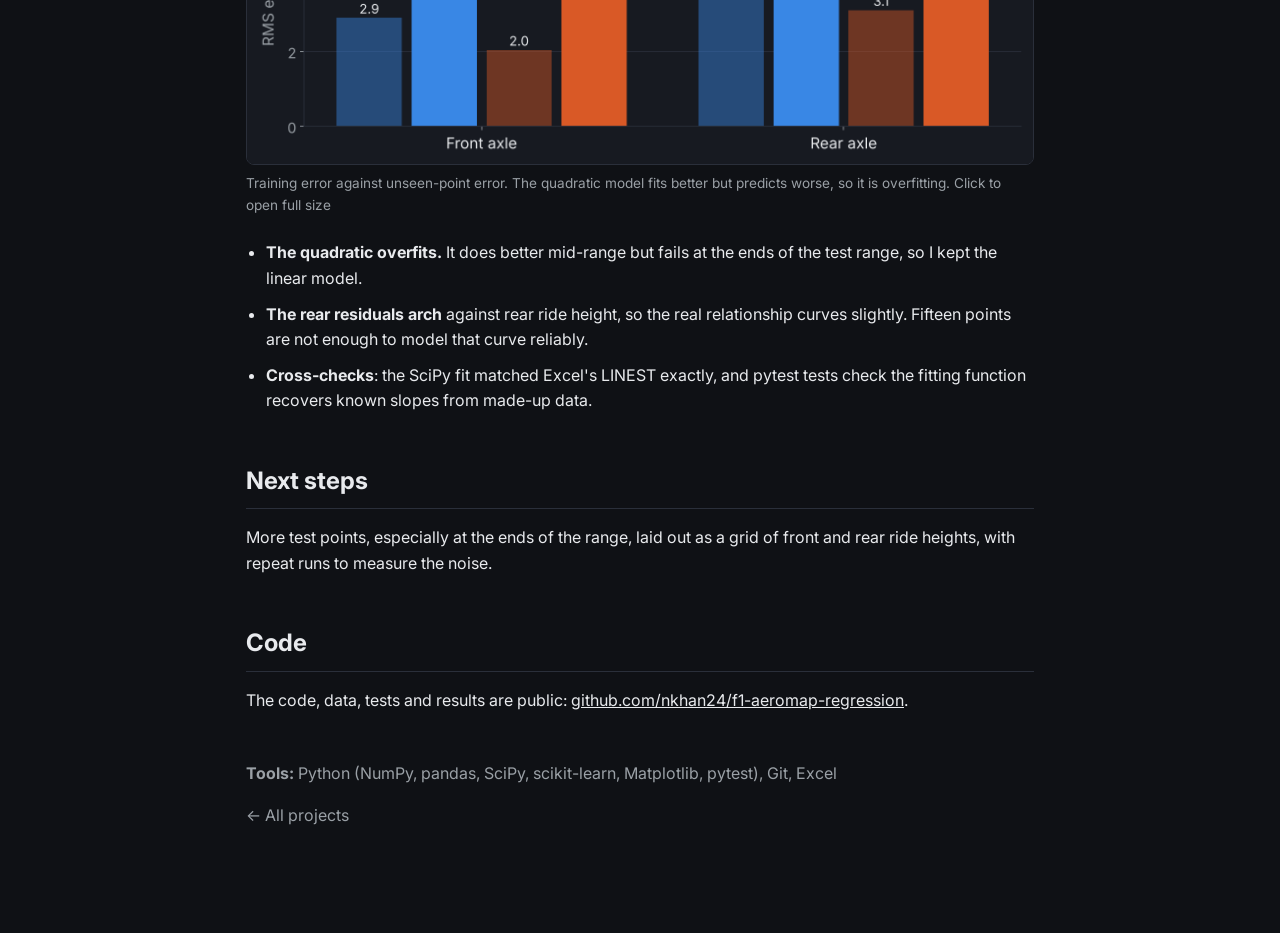
<file: projects/aeromap-regression.html>
<!DOCTYPE html>
<html lang="en-GB">
<head>
  <meta charset="UTF-8">
  <meta name="viewport" content="width=device-width, initial-scale=1.0">
  <title>F1 25 Aero Map Regression | Naeem Khan</title>
  <meta name="description" content="Personal Python project: separating front and rear ride-height effects on axle downforce in F1 25 with regression and leave-one-out cross-validation.">
  <link rel="icon" href="../favicon.svg" type="image/svg+xml">
  <meta property="og:type" content="article">
  <meta property="og:title" content="F1 25 Aero Map Regression | Naeem Khan">
  <meta property="og:description" content="Personal Python project: separating front and rear ride-height effects on axle downforce in F1 25 with regression and leave-one-out cross-validation.">
  <meta property="og:url" content="https://nkhan24.github.io/projects/aeromap-regression.html">
  <meta property="og:image" content="https://nkhan24.github.io/assets/images/projects/aeromap-cv-error.webp">
  <meta name="twitter:card" content="summary_large_image">
  <link rel="preconnect" href="https://fonts.googleapis.com">
  <link rel="preconnect" href="https://fonts.gstatic.com" crossorigin>
  <link href="https://fonts.googleapis.com/css2?family=Inter:wght@400;600;700&display=swap" rel="stylesheet">
  <link rel="stylesheet" href="../css/style.css">
</head>
<body>

  <header class="site-header">
    <nav class="nav">
      <a href="../index.html" class="nav-logo">NK</a>
      <button class="nav-toggle" type="button" aria-expanded="false" aria-controls="nav-links" aria-label="Open menu">
        <span class="nav-toggle-bar"></span>
        <span class="nav-toggle-bar"></span>
        <span class="nav-toggle-bar"></span>
      </button>
      <ul class="nav-links" id="nav-links">
        <li><a href="../index.html#projects">Projects</a></li>
        <li><a href="../index.html#experience">Experience</a></li>
        <li><a href="../index.html#skills">Skills</a></li>
        <li><a href="../index.html#contact">Contact</a></li>
      </ul>
    </nav>
  </header>

  <main class="detail">

    <a class="back-link" href="../index.html#projects">&larr; All projects</a>
    <p class="eyebrow">Personal project · Python · October 2026</p>
    <h1 class="detail-title">F1&nbsp;25 Aero Map Regression</h1>
    <p class="detail-lead">Separating the effects of front and rear ride height on axle downforce, and testing whether the model predicts or just fits.</p>
    <ol class="highlight-list detail-figures">
      <li><span class="hl-num">0.9998</span><span class="hl-text">R&sup2; of the front-axle model (rear axle 0.997)</span></li>
      <li><span class="hl-num">4.6&nbsp;N</span><span class="hl-text">Front-axle error on points the model never saw, against 6.2&nbsp;N for a curved model</span></li>
      <li><span class="hl-num">15</span><span class="hl-text">Controlled test points from coast-down runs at Mexico City in F1&nbsp;25</span></li>
      <li><span class="hl-num">Public</span><span class="hl-text">Code, data, tests and results on GitHub</span></li>
    </ol>
    <section class="detail-section">
      <h2>The problem</h2>
      <p>My <a href="williams-simracing.html">F1&nbsp;25 aero map</a> showed that changing the static ride height at one end of the car also moved the dynamic ride height at the other end. So a simple one-variable sweep mixes two effects. I used a two-variable regression to separate how much downforce each axle gains or loses per millimetre of front and of rear ride height.</p>
    </section>
    <section class="detail-section">
      <h2>Results</h2>
      <div class="table-wrap">
        <table class="data-table">
          <thead><tr><th>Axle</th><th>Per mm front ride height</th><th>Per mm rear ride height</th><th>R&sup2;</th></tr></thead>
          <tbody>
            <tr><td>Front</td><td>&minus;42.46&nbsp;N</td><td>+6.05&nbsp;N</td><td>0.9998</td></tr>
            <tr><td>Rear</td><td>&minus;14.15&nbsp;N</td><td>&minus;13.40&nbsp;N</td><td>0.997</td></tr>
          </tbody>
        </table>
      </div>
      <p>Raising the front by 1&nbsp;mm costs about 42&nbsp;N of front downforce, while raising the rear by 1&nbsp;mm adds about 6&nbsp;N at the front. The rear axle loses about 14&nbsp;N per mm of ride height at either end.</p>
    </section>
    <section class="detail-section">
      <h2>Testing the model, not just fitting it</h2>
      <p>A curved (quadratic) model fitted the training data better, so I checked whether it actually predicts better. With leave-one-out cross-validation, each point is predicted by a model that never saw it.</p>
    <figure class="figure figure--chart">
      <a href="../assets/images/projects/aeromap-cv-error.webp" target="_blank" rel="noopener">
        <img src="../assets/images/projects/aeromap-cv-error.webp"
             alt="Bar chart of RMS error in axle downforce. Front axle: linear 2.9 newtons training and 4.6 unseen; quadratic 2.0 training and 6.2 unseen. Rear axle: linear 5.2 training and 6.6 unseen; quadratic 3.1 training and 8.0 unseen"
             width="1600" height="900" loading="lazy">
      </a>
      <figcaption>Training error against unseen-point error. The quadratic model fits better but predicts worse, so it is overfitting. Click to open full size</figcaption>
    </figure>
      <ul class="detail-list">
        <li><strong>The quadratic overfits.</strong> It does better mid-range but fails at the ends of the test range, so I kept the linear model.</li>
        <li><strong>The rear residuals arch</strong> against rear ride height, so the real relationship curves slightly. Fifteen points are not enough to model that curve reliably.</li>
        <li><strong>Cross-checks</strong>: the SciPy fit matched Excel's LINEST exactly, and pytest tests check the fitting function recovers known slopes from made-up data.</li>
      </ul>
    </section>
    <section class="detail-section">
      <h2>Next steps</h2>
      <p>More test points, especially at the ends of the range, laid out as a grid of front and rear ride heights, with repeat runs to measure the noise.</p>
    </section>
    <section class="detail-section">
      <h2>Code</h2>
      <p>The code, data, tests and results are public: <a href="https://github.com/nkhan24/f1-aeromap-regression" target="_blank" rel="noopener">github.com/nkhan24/f1-aeromap-regression</a>.</p>
    </section>
    <p class="detail-tools"><strong>Tools:</strong> Python (NumPy, pandas, SciPy, scikit-learn, Matplotlib, pytest), Git, Excel</p>
    <a class="back-link" href="../index.html#projects">&larr; All projects</a>

  </main>
  <script src="../js/main.js"></script>
</body>
</html>
</file>
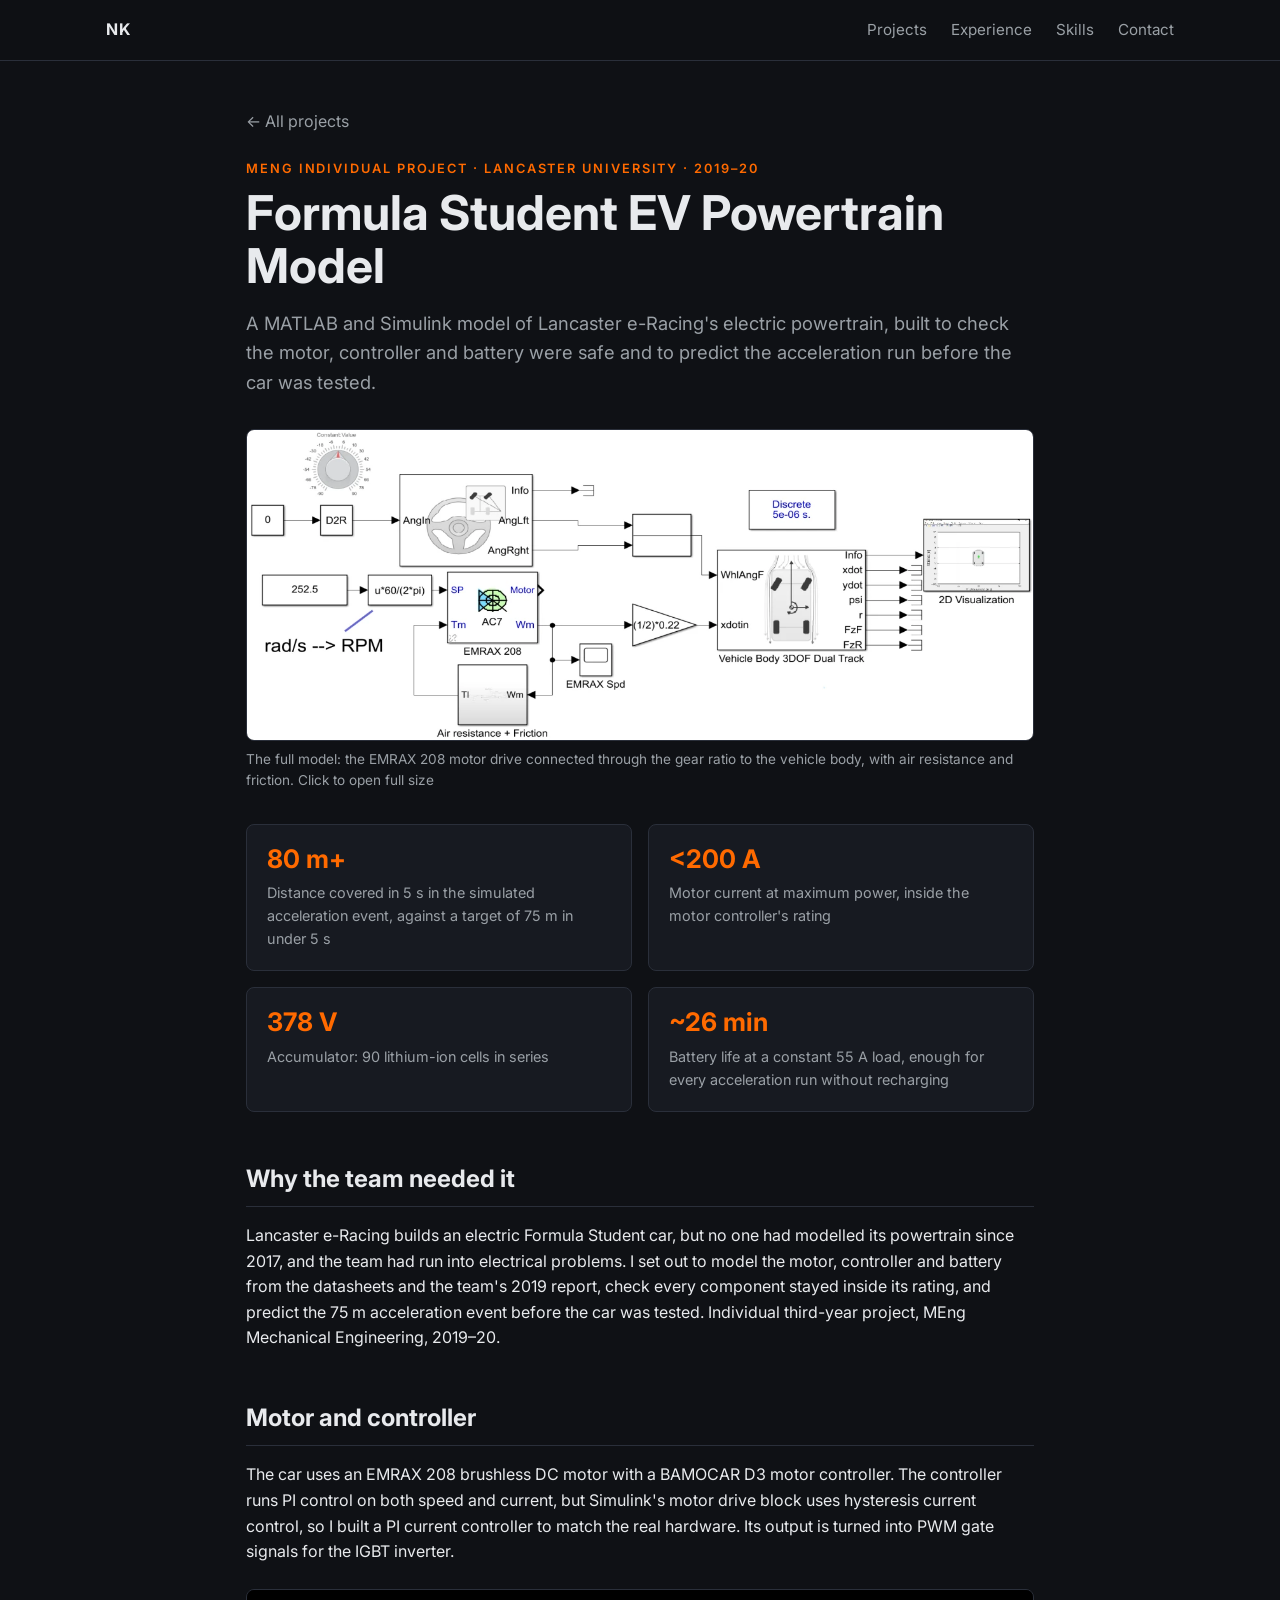
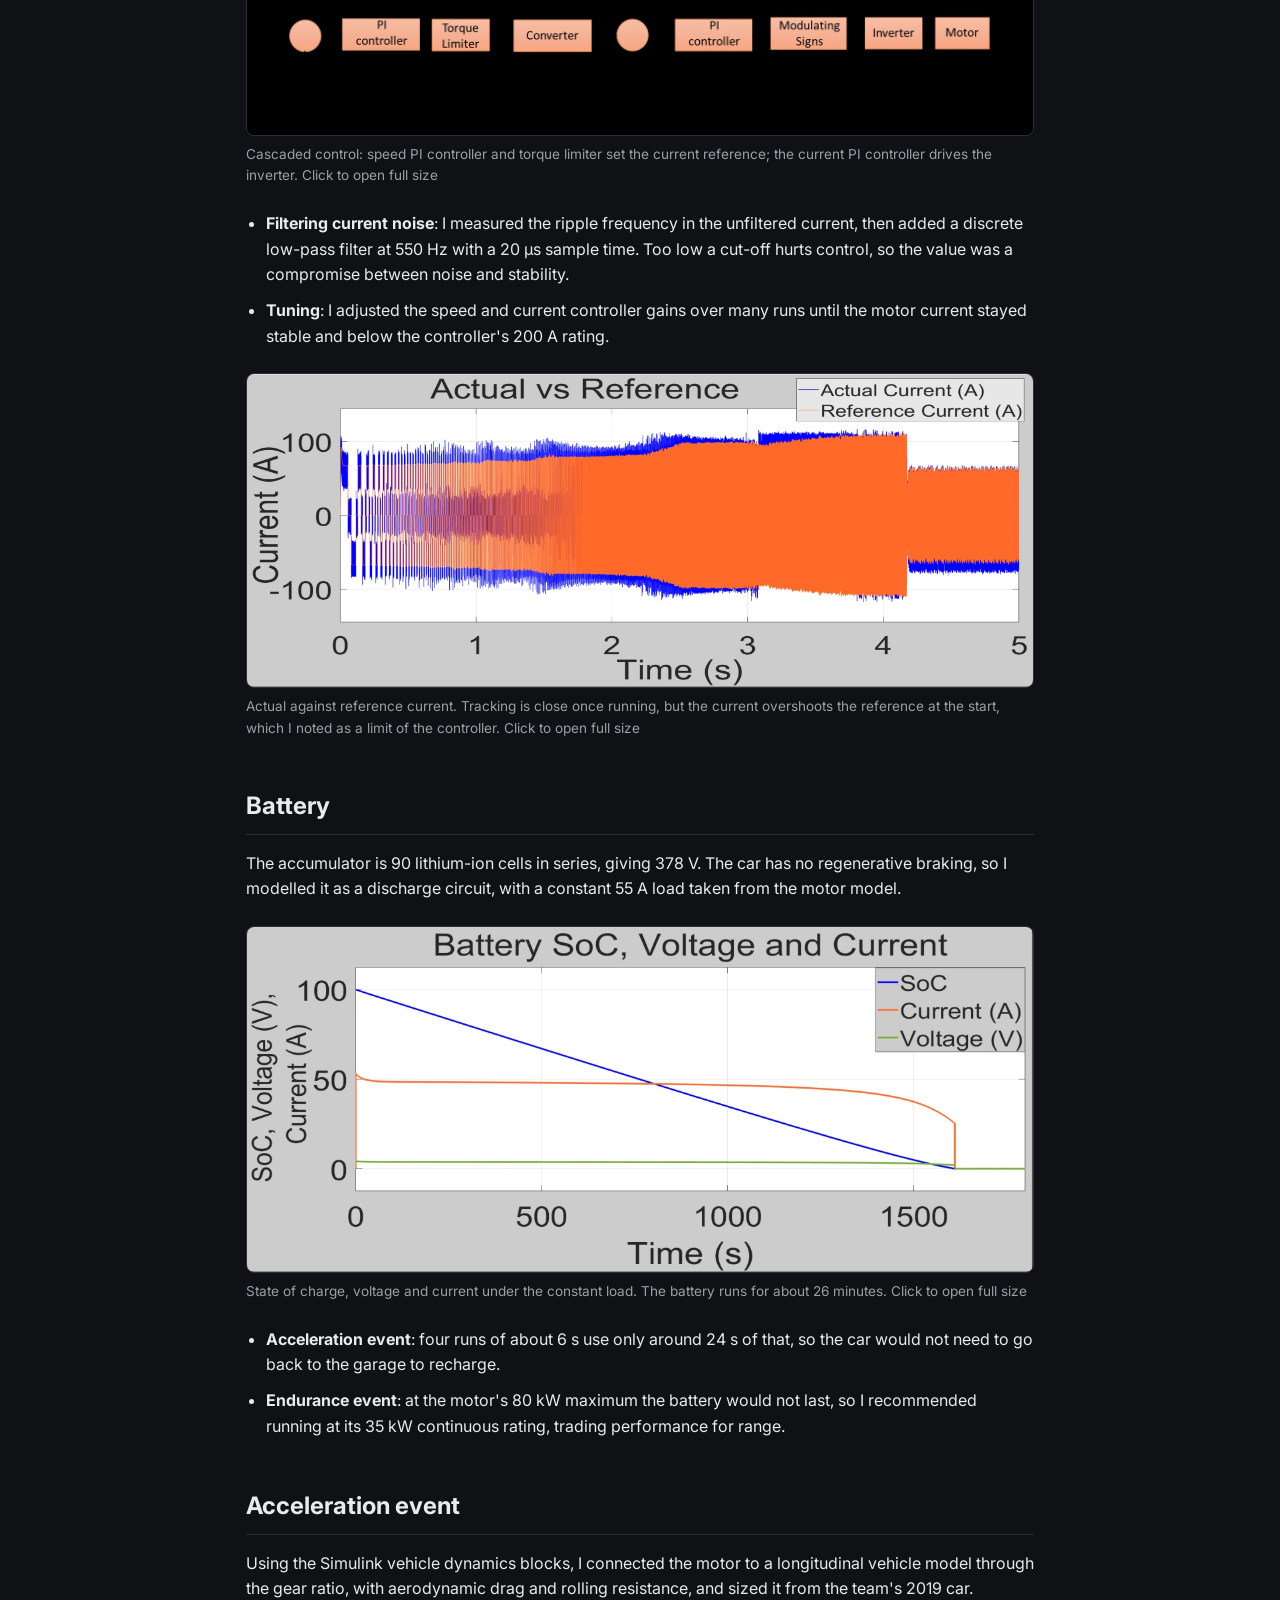
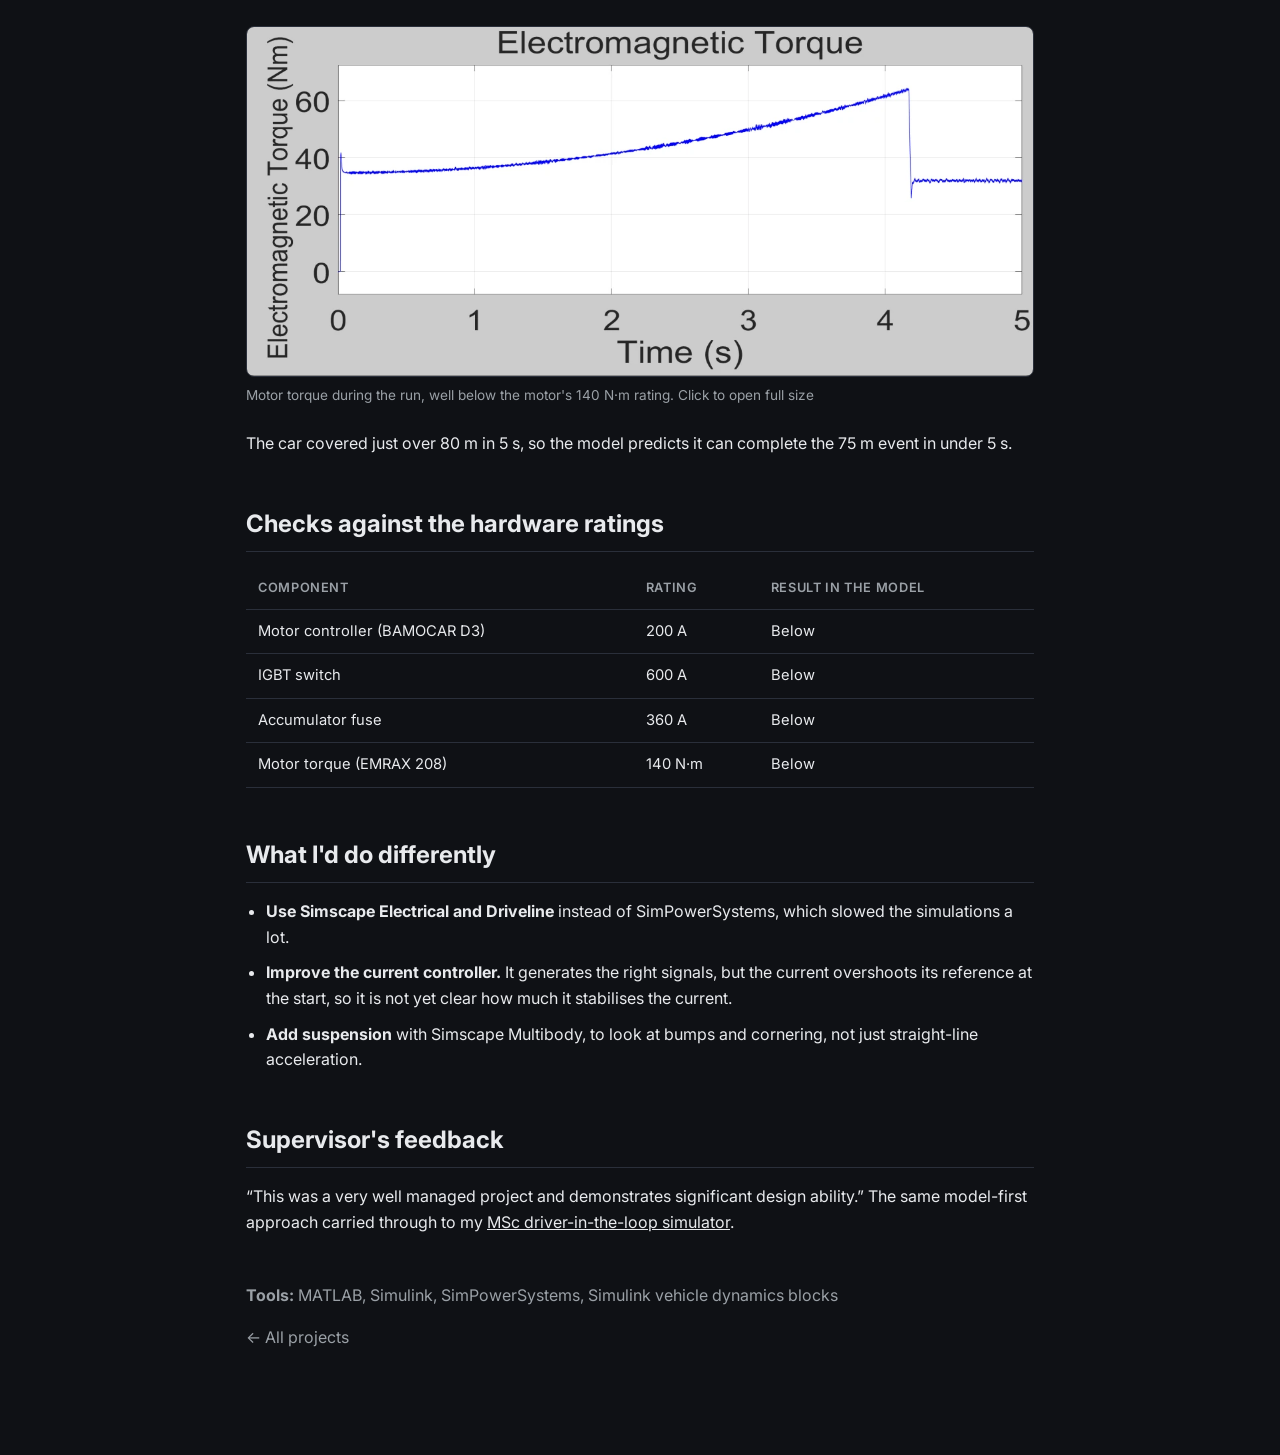
<file: projects/ev-powertrain.html>
<!DOCTYPE html>
<html lang="en-GB">
<head>
  <meta charset="UTF-8">
  <meta name="viewport" content="width=device-width, initial-scale=1.0">
  <title>Formula Student EV Powertrain Model | Naeem Khan</title>
  <meta name="description" content="MEng individual project: a MATLAB/Simulink model of Lancaster e-Racing's electric powertrain, motor, PI current control, battery and the 75 m acceleration event.">
  <link rel="icon" href="../favicon.svg" type="image/svg+xml">
  <meta property="og:type" content="article">
  <meta property="og:title" content="Formula Student EV Powertrain Model | Naeem Khan">
  <meta property="og:description" content="MEng individual project: a MATLAB/Simulink model of Lancaster e-Racing's electric powertrain, motor, PI current control, battery and the 75 m acceleration event.">
  <meta property="og:url" content="https://nkhan24.github.io/projects/ev-powertrain.html">
  <meta property="og:image" content="https://nkhan24.github.io/assets/images/projects/ev-simulink-vehicle.webp">
  <meta name="twitter:card" content="summary_large_image">
  <link rel="preconnect" href="https://fonts.googleapis.com">
  <link rel="preconnect" href="https://fonts.gstatic.com" crossorigin>
  <link href="https://fonts.googleapis.com/css2?family=Inter:wght@400;600;700&display=swap" rel="stylesheet">
  <link rel="stylesheet" href="../css/style.css">
</head>
<body>

  <header class="site-header">
    <nav class="nav">
      <a href="../index.html" class="nav-logo">NK</a>
      <button class="nav-toggle" type="button" aria-expanded="false" aria-controls="nav-links" aria-label="Open menu">
        <span class="nav-toggle-bar"></span>
        <span class="nav-toggle-bar"></span>
        <span class="nav-toggle-bar"></span>
      </button>
      <ul class="nav-links" id="nav-links">
        <li><a href="../index.html#projects">Projects</a></li>
        <li><a href="../index.html#experience">Experience</a></li>
        <li><a href="../index.html#skills">Skills</a></li>
        <li><a href="../index.html#contact">Contact</a></li>
      </ul>
    </nav>
  </header>

  <main class="detail">

    <a class="back-link" href="../index.html#projects">&larr; All projects</a>
    <p class="eyebrow">MEng Individual Project · Lancaster University · 2019&ndash;20</p>
    <h1 class="detail-title">Formula Student EV Powertrain Model</h1>
    <p class="detail-lead">A MATLAB and Simulink model of Lancaster e-Racing's electric powertrain, built to check the motor, controller and battery were safe and to predict the acceleration run before the car was tested.</p>
    <figure class="figure">
      <a href="../assets/images/projects/ev-simulink-vehicle.webp" target="_blank" rel="noopener">
        <img src="../assets/images/projects/ev-simulink-vehicle.webp"
             alt="Simulink model joining the EMRAX 208 motor drive to a three-degree-of-freedom vehicle body block, with air resistance and friction feeding back to the motor"
             width="1236" height="487" loading="lazy">
      </a>
      <figcaption>The full model: the EMRAX 208 motor drive connected through the gear ratio to the vehicle body, with air resistance and friction. Click to open full size</figcaption>
    </figure>
    <ol class="highlight-list detail-figures">
      <li><span class="hl-num">80&nbsp;m+</span><span class="hl-text">Distance covered in 5&nbsp;s in the simulated acceleration event, against a target of 75&nbsp;m in under 5&nbsp;s</span></li>
      <li><span class="hl-num">&lt;200&nbsp;A</span><span class="hl-text">Motor current at maximum power, inside the motor controller's rating</span></li>
      <li><span class="hl-num">378&nbsp;V</span><span class="hl-text">Accumulator: 90 lithium-ion cells in series</span></li>
      <li><span class="hl-num">~26&nbsp;min</span><span class="hl-text">Battery life at a constant 55&nbsp;A load, enough for every acceleration run without recharging</span></li>
    </ol>
    <section class="detail-section">
      <h2>Why the team needed it</h2>
      <p>Lancaster e-Racing builds an electric Formula Student car, but no one had modelled its powertrain since 2017, and the team had run into electrical problems. I set out to model the motor, controller and battery from the datasheets and the team's 2019 report, check every component stayed inside its rating, and predict the 75&nbsp;m acceleration event before the car was tested. Individual third-year project, MEng Mechanical Engineering, 2019&ndash;20.</p>
    </section>
    <section class="detail-section">
      <h2>Motor and controller</h2>
      <p>The car uses an EMRAX 208 brushless DC motor with a BAMOCAR D3 motor controller. The controller runs PI control on both speed and current, but Simulink's motor drive block uses hysteresis current control, so I built a PI current controller to match the real hardware. Its output is turned into PWM gate signals for the IGBT inverter.</p>
    <figure class="figure figure--chart">
      <a href="../assets/images/projects/ev-control-loop.webp" target="_blank" rel="noopener">
        <img src="../assets/images/projects/ev-control-loop.webp"
             alt="Block diagram of the cascaded control loop: speed PI controller, torque limiter, converter, current PI controller, modulating signals, inverter and motor"
             width="1600" height="295" loading="lazy">
      </a>
      <figcaption>Cascaded control: speed PI controller and torque limiter set the current reference; the current PI controller drives the inverter. Click to open full size</figcaption>
    </figure>
      <ul class="detail-list">
        <li><strong>Filtering current noise</strong>: I measured the ripple frequency in the unfiltered current, then added a discrete low-pass filter at 550&nbsp;Hz with a 20&nbsp;&micro;s sample time. Too low a cut-off hurts control, so the value was a compromise between noise and stability.</li>
        <li><strong>Tuning</strong>: I adjusted the speed and current controller gains over many runs until the motor current stayed stable and below the controller's 200&nbsp;A rating.</li>
      </ul>
    <figure class="figure figure--chart">
      <a href="../assets/images/projects/ev-current-tracking.webp" target="_blank" rel="noopener">
        <img src="../assets/images/projects/ev-current-tracking.webp"
             alt="Plot of actual phase current against reference current over five seconds, with the actual current overshooting the reference at the start"
             width="1345" height="535" loading="lazy">
      </a>
      <figcaption>Actual against reference current. Tracking is close once running, but the current overshoots the reference at the start, which I noted as a limit of the controller. Click to open full size</figcaption>
    </figure>
    </section>
    <section class="detail-section">
      <h2>Battery</h2>
      <p>The accumulator is 90 lithium-ion cells in series, giving 378&nbsp;V. The car has no regenerative braking, so I modelled it as a discharge circuit, with a constant 55&nbsp;A load taken from the motor model.</p>
    <figure class="figure figure--chart">
      <a href="../assets/images/projects/ev-battery-discharge.webp" target="_blank" rel="noopener">
        <img src="../assets/images/projects/ev-battery-discharge.webp"
             alt="Plot of battery state of charge, voltage and current over time, with state of charge falling linearly to zero at about 1,600 seconds"
             width="1182" height="519" loading="lazy">
      </a>
      <figcaption>State of charge, voltage and current under the constant load. The battery runs for about 26 minutes. Click to open full size</figcaption>
    </figure>
      <ul class="detail-list">
        <li><strong>Acceleration event</strong>: four runs of about 6&nbsp;s use only around 24&nbsp;s of that, so the car would not need to go back to the garage to recharge.</li>
        <li><strong>Endurance event</strong>: at the motor's 80&nbsp;kW maximum the battery would not last, so I recommended running at its 35&nbsp;kW continuous rating, trading performance for range.</li>
      </ul>
    </section>
    <section class="detail-section">
      <h2>Acceleration event</h2>
      <p>Using the Simulink vehicle dynamics blocks, I connected the motor to a longitudinal vehicle model through the gear ratio, with aerodynamic drag and rolling resistance, and sized it from the team's 2019 car.</p>
    <figure class="figure figure--chart">
      <a href="../assets/images/projects/ev-motor-torque.webp" target="_blank" rel="noopener">
        <img src="../assets/images/projects/ev-motor-torque.webp"
             alt="Plot of motor electromagnetic torque over five seconds, rising from about 35 to about 63 newton metres before dropping"
             width="1182" height="526" loading="lazy">
      </a>
      <figcaption>Motor torque during the run, well below the motor's 140&nbsp;N&middot;m rating. Click to open full size</figcaption>
    </figure>
      <p>The car covered just over 80&nbsp;m in 5&nbsp;s, so the model predicts it can complete the 75&nbsp;m event in under 5&nbsp;s.</p>
    </section>
    <section class="detail-section">
      <h2>Checks against the hardware ratings</h2>
      <div class="table-wrap">
        <table class="data-table">
          <thead><tr><th>Component</th><th>Rating</th><th>Result in the model</th></tr></thead>
          <tbody>
            <tr><td>Motor controller (BAMOCAR D3)</td><td>200&nbsp;A</td><td>Below</td></tr>
            <tr><td>IGBT switch</td><td>600&nbsp;A</td><td>Below</td></tr>
            <tr><td>Accumulator fuse</td><td>360&nbsp;A</td><td>Below</td></tr>
            <tr><td>Motor torque (EMRAX 208)</td><td>140&nbsp;N&middot;m</td><td>Below</td></tr>
          </tbody>
        </table>
      </div>
    </section>
    <section class="detail-section">
      <h2>What I'd do differently</h2>
      <ul class="detail-list">
        <li><strong>Use Simscape Electrical and Driveline</strong> instead of SimPowerSystems, which slowed the simulations a lot.</li>
        <li><strong>Improve the current controller.</strong> It generates the right signals, but the current overshoots its reference at the start, so it is not yet clear how much it stabilises the current.</li>
        <li><strong>Add suspension</strong> with Simscape Multibody, to look at bumps and cornering, not just straight-line acceleration.</li>
      </ul>
    </section>
    <section class="detail-section">
      <h2>Supervisor's feedback</h2>
      <p>&ldquo;This was a very well managed project and demonstrates significant design ability.&rdquo; The same model-first approach carried through to my <a href="hgv-simulator.html">MSc driver-in-the-loop simulator</a>.</p>
    </section>
    <p class="detail-tools"><strong>Tools:</strong> MATLAB, Simulink, SimPowerSystems, Simulink vehicle dynamics blocks</p>
    <a class="back-link" href="../index.html#projects">&larr; All projects</a>

  </main>
  <script src="../js/main.js"></script>
</body>
</html>
</file>
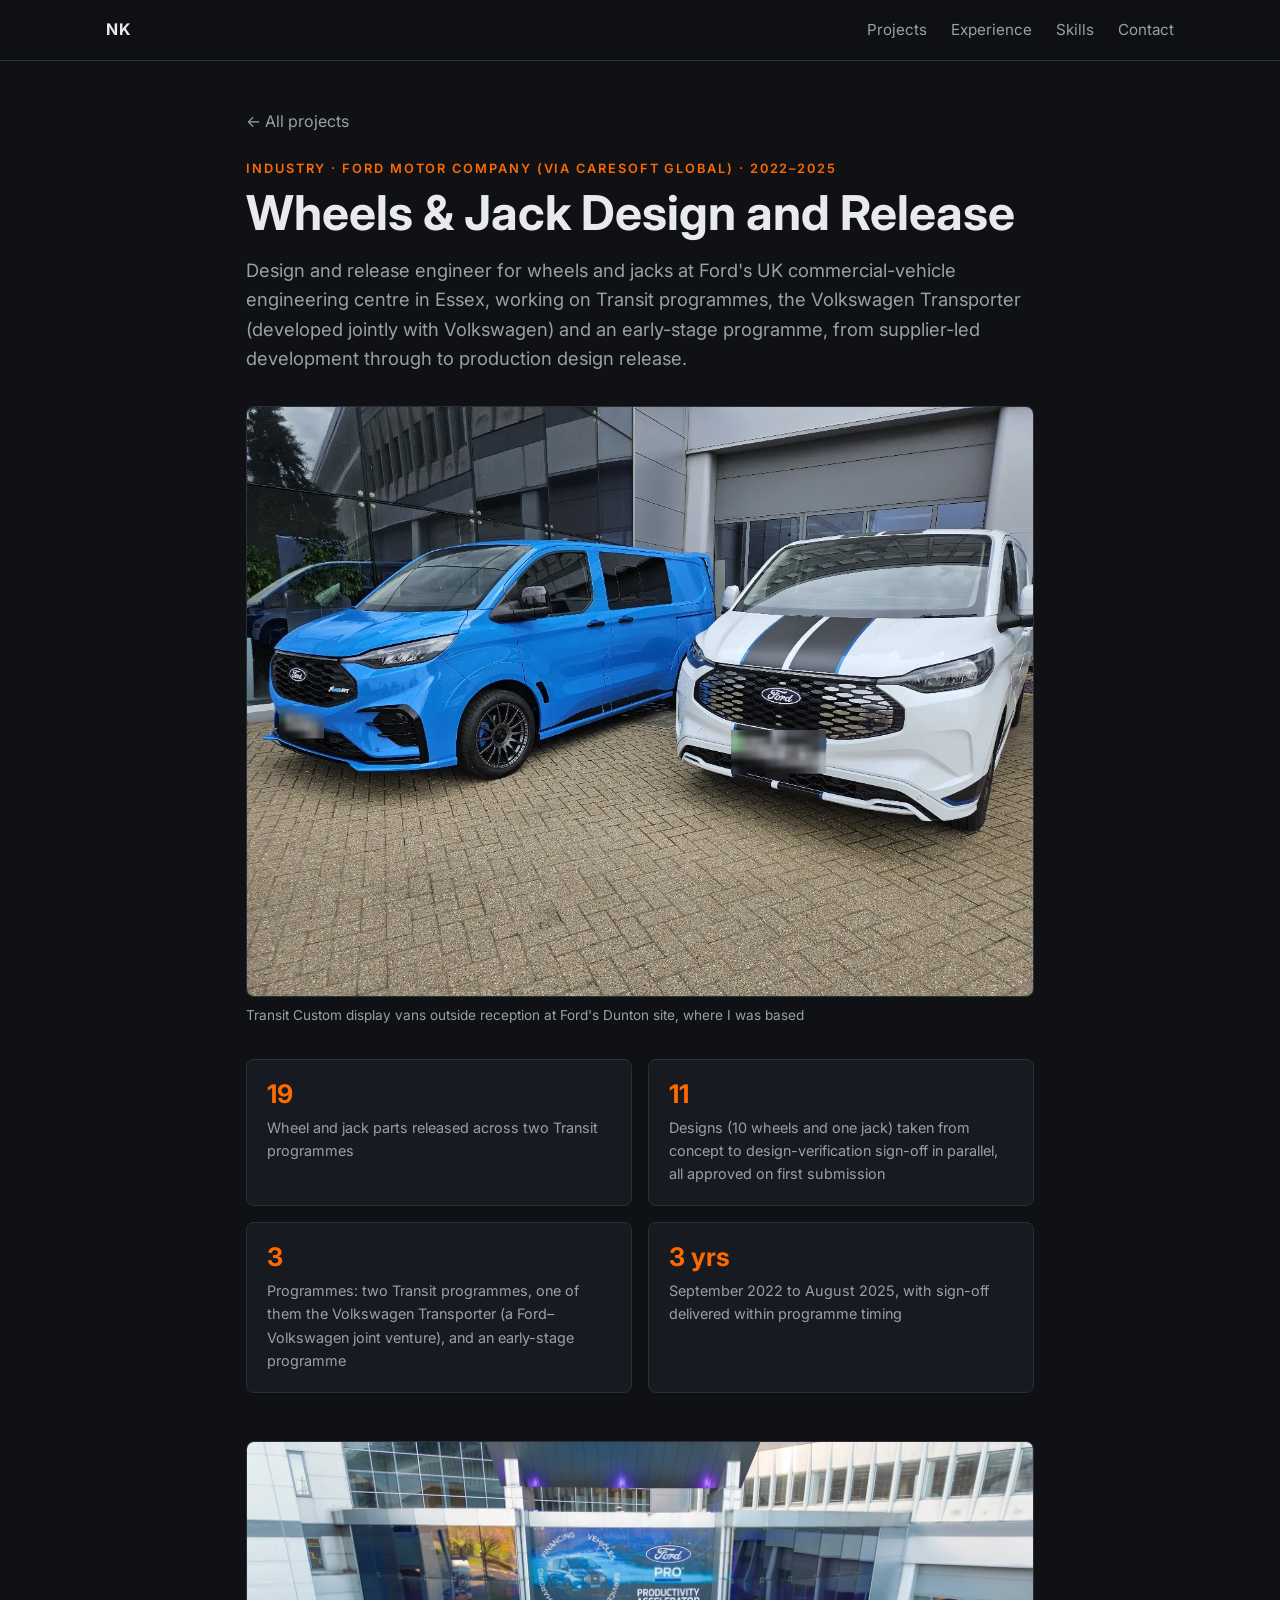
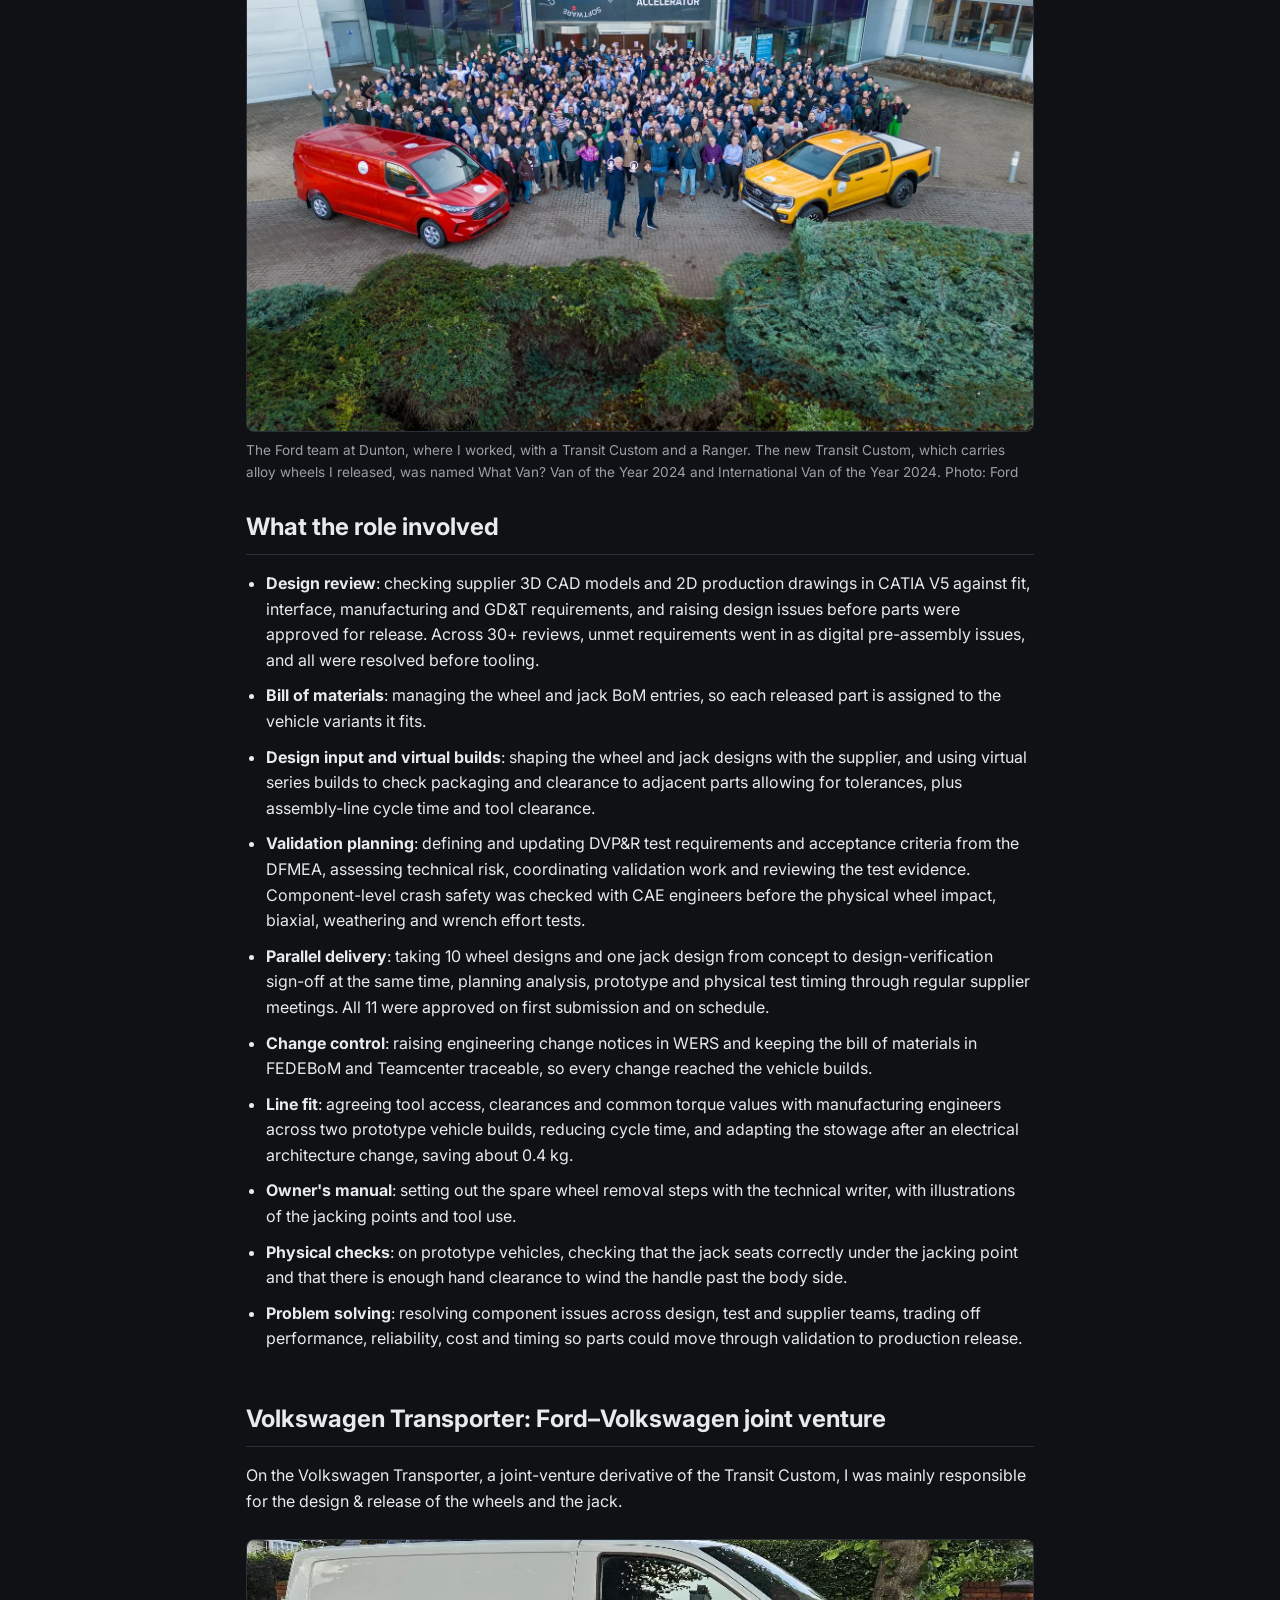
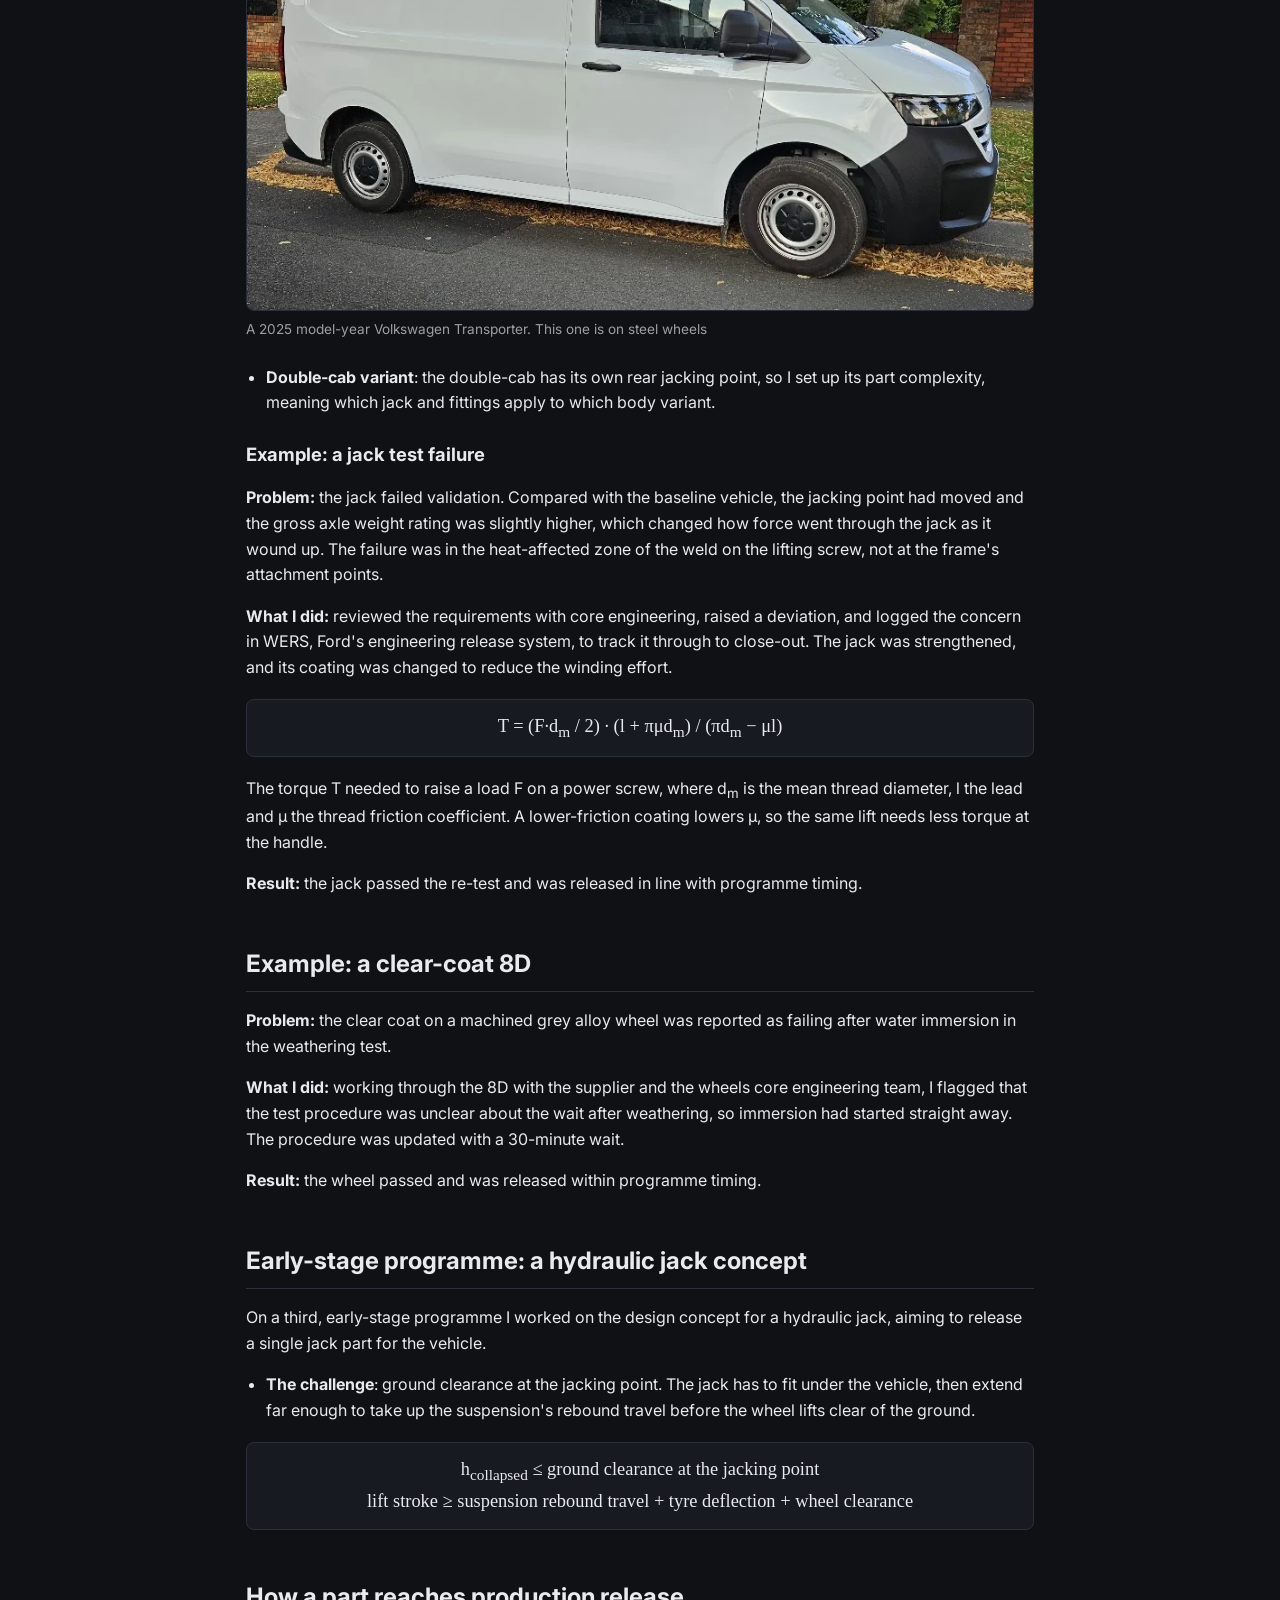
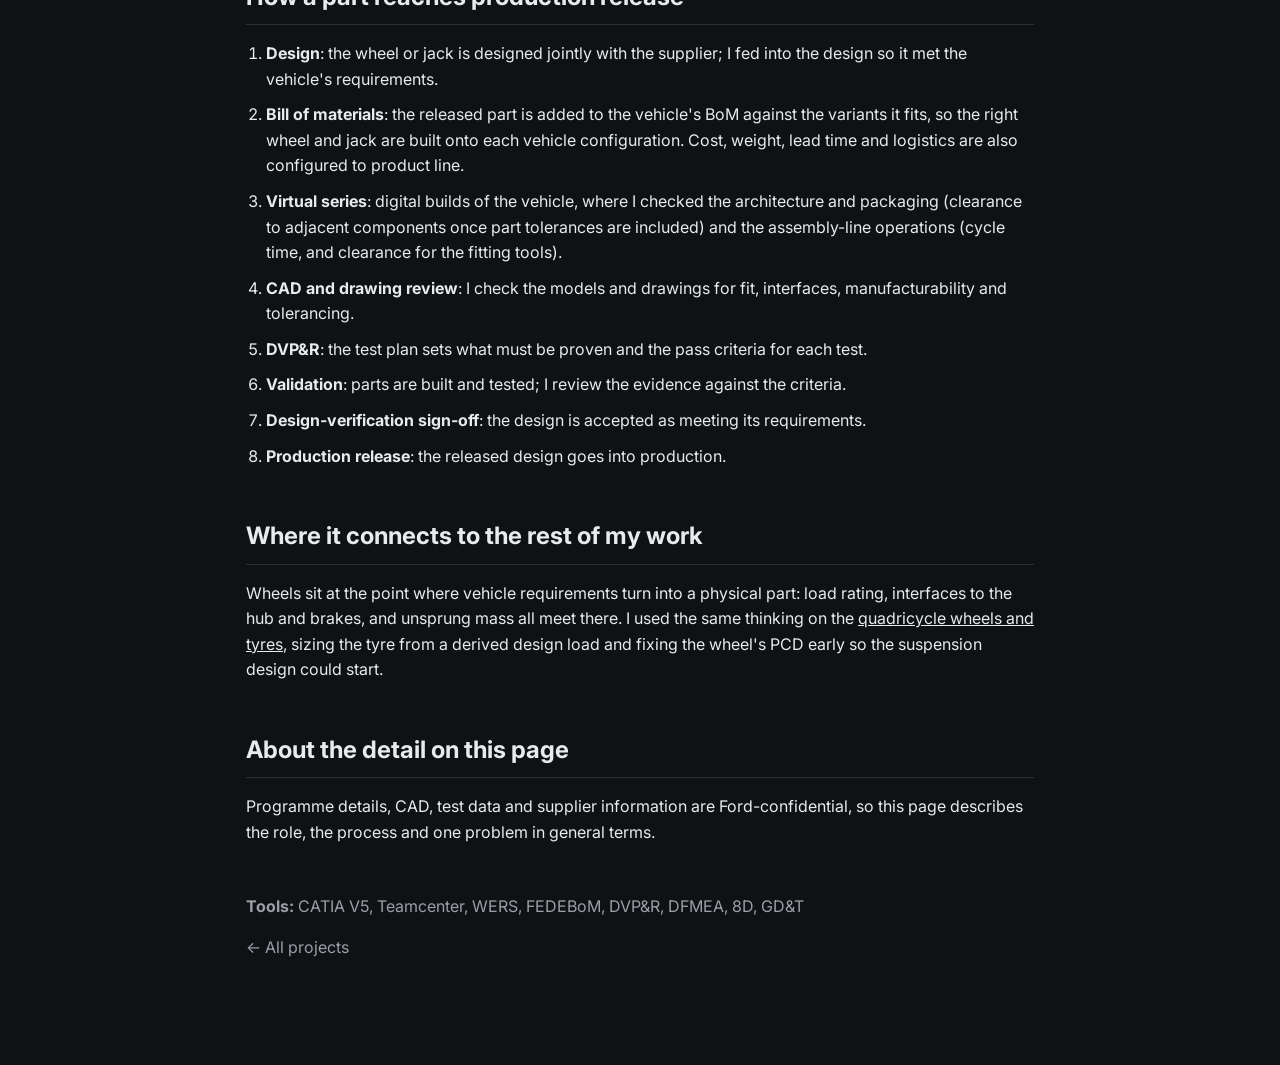
<file: projects/ford-wheels.html>
<!DOCTYPE html>
<html lang="en-GB">
<head>
  <meta charset="UTF-8">
  <meta name="viewport" content="width=device-width, initial-scale=1.0">
  <title>Wheels &amp; Jack Design and Release | Naeem Khan</title>
  <meta name="description" content="Wheels and jack design and release engineer at Ford Motor Company (via Caresoft Global): supplier CAD review, DVP&amp;R and design-verification sign-off for Transit programmes.">
  <link rel="icon" href="../favicon.svg" type="image/svg+xml">
  <meta property="og:type" content="article">
  <meta property="og:title" content="Wheels &amp; Jack Design and Release | Naeem Khan">
  <meta property="og:description" content="Wheels and jack design and release engineer at Ford Motor Company (via Caresoft Global): supplier CAD review, DVP&amp;R and design-verification sign-off for Transit programmes.">
  <meta property="og:url" content="https://nkhan24.github.io/projects/ford-wheels.html">
  <meta property="og:image" content="https://nkhan24.github.io/assets/images/social-preview.png">
  <meta name="twitter:card" content="summary_large_image">
  <link rel="preconnect" href="https://fonts.googleapis.com">
  <link rel="preconnect" href="https://fonts.gstatic.com" crossorigin>
  <link href="https://fonts.googleapis.com/css2?family=Inter:wght@400;600;700&display=swap" rel="stylesheet">
  <link rel="stylesheet" href="../css/style.css">
</head>
<body>

  <header class="site-header">
    <nav class="nav">
      <a href="../index.html" class="nav-logo">NK</a>
      <button class="nav-toggle" type="button" aria-expanded="false" aria-controls="nav-links" aria-label="Open menu">
        <span class="nav-toggle-bar"></span>
        <span class="nav-toggle-bar"></span>
        <span class="nav-toggle-bar"></span>
      </button>
      <ul class="nav-links" id="nav-links">
        <li><a href="../index.html#projects">Projects</a></li>
        <li><a href="../index.html#experience">Experience</a></li>
        <li><a href="../index.html#skills">Skills</a></li>
        <li><a href="../index.html#contact">Contact</a></li>
      </ul>
    </nav>
  </header>

  <main class="detail">

    <a class="back-link" href="../index.html#projects">&larr; All projects</a>
    <p class="eyebrow">Industry · Ford Motor Company (via Caresoft Global) · 2022–2025</p>
    <h1 class="detail-title">Wheels &amp; Jack Design and Release</h1>
        <p class="detail-lead">Design and release engineer for wheels and jacks at Ford's UK commercial-vehicle engineering centre in Essex, working on Transit programmes, the Volkswagen Transporter (developed jointly with Volkswagen) and an early-stage programme, from supplier-led development through to production design release.</p>

    <figure class="figure">
      <img src="../assets/images/projects/ford-dunton-transit-custom.webp"
           alt="Two Ford Transit Custom vans, one blue MS-RT and one white with black stripes, parked outside the reception building at Ford's Dunton site"
           width="1225" height="919" loading="lazy">
      <figcaption>Transit Custom display vans outside reception at Ford's Dunton site, where I was based</figcaption>
    </figure>

    <ol class="highlight-list detail-figures">
      <li><span class="hl-num">19</span><span class="hl-text">Wheel and jack parts released across two Transit programmes</span></li>
      <li><span class="hl-num">11</span><span class="hl-text">Designs (10 wheels and one jack) taken from concept to design-verification sign-off in parallel, all approved on first submission</span></li>
      <li><span class="hl-num">3</span><span class="hl-text">Programmes: two Transit programmes, one of them the Volkswagen Transporter (a Ford&ndash;Volkswagen joint venture), and an early-stage programme</span></li>
      <li><span class="hl-num">3 yrs</span><span class="hl-text">September 2022 to August 2025, with sign-off delivered within programme timing</span></li>
    </ol>

    <figure class="figure">
      <img src="../assets/images/projects/ford-dunton-team.webp"
           alt="Aerial photo of several hundred Ford staff waving outside the main Dunton building under a Ford Pro banner, with a red Transit Custom van on the left and a yellow Ranger pickup on the right"
           width="1600" height="1200" loading="lazy">
      <figcaption>The Ford team at Dunton, where I worked, with a Transit Custom and a Ranger. The new Transit Custom, which carries alloy wheels I released, was named What Van? Van of the Year 2024 and International Van of the Year 2024. Photo: Ford</figcaption>
    </figure>

    <section class="detail-section">
      <h2>What the role involved</h2>

            <ul class="detail-list">
        <li><strong>Design review</strong>: checking supplier 3D CAD models and 2D production drawings in CATIA V5 against fit, interface, manufacturing and GD&amp;T requirements, and raising design issues before parts were approved for release. Across 30+ reviews, unmet requirements went in as digital pre-assembly issues, and all were resolved before tooling.</li>
        <li><strong>Bill of materials</strong>: managing the wheel and jack BoM entries, so each released part is assigned to the vehicle variants it fits.</li>        
        <li><strong>Design input and virtual builds</strong>: shaping the wheel and jack designs with the supplier, and using virtual series builds to check packaging and clearance to adjacent parts allowing for tolerances, plus assembly-line cycle time and tool clearance.</li>        
        <li><strong>Validation planning</strong>: defining and updating DVP&amp;R test requirements and acceptance criteria from the DFMEA, assessing technical risk, coordinating validation work and reviewing the test evidence. Component-level crash safety was checked with CAE engineers before the physical wheel impact, biaxial, weathering and wrench effort tests.</li>
        <li><strong>Parallel delivery</strong>: taking 10 wheel designs and one jack design from concept to design-verification sign-off at the same time, planning analysis, prototype and physical test timing through regular supplier meetings. All 11 were approved on first submission and on schedule.</li>
        <li><strong>Change control</strong>: raising engineering change notices in WERS and keeping the bill of materials in FEDEBoM and Teamcenter traceable, so every change reached the vehicle builds.</li>
        <li><strong>Line fit</strong>: agreeing tool access, clearances and common torque values with manufacturing engineers across two prototype vehicle builds, reducing cycle time, and adapting the stowage after an electrical architecture change, saving about 0.4&nbsp;kg.</li>
        <li><strong>Owner's manual</strong>: setting out the spare wheel removal steps with the technical writer, with illustrations of the jacking points and tool use.</li>
        <li><strong>Physical checks</strong>: on prototype vehicles, checking that the jack seats correctly under the jacking point and that there is enough hand clearance to wind the handle past the body side.</li>
        <li><strong>Problem solving</strong>: resolving component issues across design, test and supplier teams, trading off performance, reliability, cost and timing so parts could move through validation to production release.</li>
      </ul>
    </section>

    <section class="detail-section">
      <h2>Volkswagen Transporter: Ford&ndash;Volkswagen joint venture</h2>
      <p>On the Volkswagen Transporter, a joint-venture derivative of the Transit Custom, I was mainly responsible for the design & release of the wheels and the jack.</p>
      <figure class="figure">
        <img src="../assets/images/projects/ford-steel-wheel-van.webp"
             alt="White 2025 model-year Volkswagen Transporter panel van on steel wheels, parked on a street"
             width="870" height="410" loading="lazy">
        <figcaption>A 2025 model-year Volkswagen Transporter. This one is on steel wheels</figcaption>
      </figure>
      <ul class="detail-list">
        <li><strong>Double-cab variant</strong>: the double-cab has its own rear jacking point, so I set up its part complexity, meaning which jack and fittings apply to which body variant.</li>
      </ul>
      <h3>Example: a jack test failure</h3>
      <p><strong>Problem:</strong> the jack failed validation. Compared with the baseline vehicle, the jacking point had moved and the gross axle weight rating was slightly higher, which changed how force went through the jack as it wound up. The failure was in the heat-affected zone of the weld on the lifting screw, not at the frame's attachment points.</p>
      <p><strong>What I did:</strong> reviewed the requirements with core engineering, raised a deviation, and logged the concern in WERS, Ford's engineering release system, to track it through to close-out. The jack was strengthened, and its coating was changed to reduce the winding effort.</p>
            <p class="equation">T = (F&middot;d<sub>m</sub> / 2) &middot; (l + &pi;&mu;d<sub>m</sub>) / (&pi;d<sub>m</sub> &minus; &mu;l)</p>
      <p>The torque T needed to raise a load F on a power screw, where d<sub>m</sub> is the mean thread diameter, l the lead and &mu; the thread friction coefficient. A lower-friction coating lowers &mu;, so the same lift needs less torque at the handle.</p>
      <p><strong>Result:</strong> the jack passed the re-test and was released in line with programme timing.</p>
    </section>

    <section class="detail-section">
      <h2>Example: a clear-coat 8D</h2>
      <p><strong>Problem:</strong> the clear coat on a machined grey alloy wheel was reported as failing after water immersion in the weathering test.</p>
      <p><strong>What I did:</strong> working through the 8D with the supplier and the wheels core engineering team, I flagged that the test procedure was unclear about the wait after weathering, so immersion had started straight away. The procedure was updated with a 30-minute wait.</p>
      <p><strong>Result:</strong> the wheel passed and was released within programme timing.</p>
    </section>

    <section class="detail-section">
      <h2>Early-stage programme: a hydraulic jack concept</h2>
      <p>On a third, early-stage programme I worked on the design concept for a hydraulic jack, aiming to release a single jack part for the vehicle.</p>
      <ul class="detail-list">
        <li><strong>The challenge</strong>: ground clearance at the jacking point. The jack has to fit under the vehicle, then extend far enough to take up the suspension's rebound travel before the wheel lifts clear of the ground.</li>
      </ul>
      <p class="equation">h<sub>collapsed</sub> &le; ground clearance at the jacking point<br>
        lift stroke &ge; suspension rebound travel + tyre deflection + wheel clearance</p>
    </section>

    <section class="detail-section">
      <h2>How a part reaches production release</h2>
      <ol class="detail-list">
        <li><strong>Design</strong>: the wheel or jack is designed jointly with the supplier; I fed into the design so it met the vehicle's requirements.</li>
        <li><strong>Bill of materials</strong>: the released part is added to the vehicle's BoM against the variants it fits, so the right wheel and jack are built onto each vehicle configuration. Cost, weight, lead time and logistics are also configured to product line. </li>        
        <li><strong>Virtual series</strong>: digital builds of the vehicle, where I checked the architecture and packaging (clearance to adjacent components once part tolerances are included) and the assembly-line operations (cycle time, and clearance for the fitting tools).</li>
        <li><strong>CAD and drawing review</strong>: I check the models and drawings for fit, interfaces, manufacturability and tolerancing.</li>
        <li><strong>DVP&amp;R</strong>: the test plan sets what must be proven and the pass criteria for each test.</li>
        <li><strong>Validation</strong>: parts are built and tested; I review the evidence against the criteria.</li>
        <li><strong>Design-verification sign-off</strong>: the design is accepted as meeting its requirements.</li>
        <li><strong>Production release</strong>: the released design goes into production.</li>
      </ol>
    </section>

    <section class="detail-section">
      <h2>Where it connects to the rest of my work</h2>
      <p>Wheels sit at the point where vehicle requirements turn into a physical part: load rating, interfaces to the hub and brakes, and unsprung mass all meet there. I used the same thinking on the <a href="gdp-quadricycle.html">quadricycle wheels and tyres</a>, sizing the tyre from a derived design load and fixing the wheel's PCD early so the suspension design could start.</p>
    </section>

    <section class="detail-section">
      <h2>About the detail on this page</h2>
      <p>Programme details, CAD, test data and supplier information are Ford-confidential, so this page describes the role, the process and one problem in general terms.</p>
    </section>

    <p class="detail-tools"><strong>Tools:</strong> CATIA V5, Teamcenter, WERS, FEDEBoM, DVP&amp;R, DFMEA, 8D, GD&amp;T</p>
    <a class="back-link" href="../index.html#projects">&larr; All projects</a>

  </main>
  <script src="../js/main.js"></script>
</body>
</html>
</file>
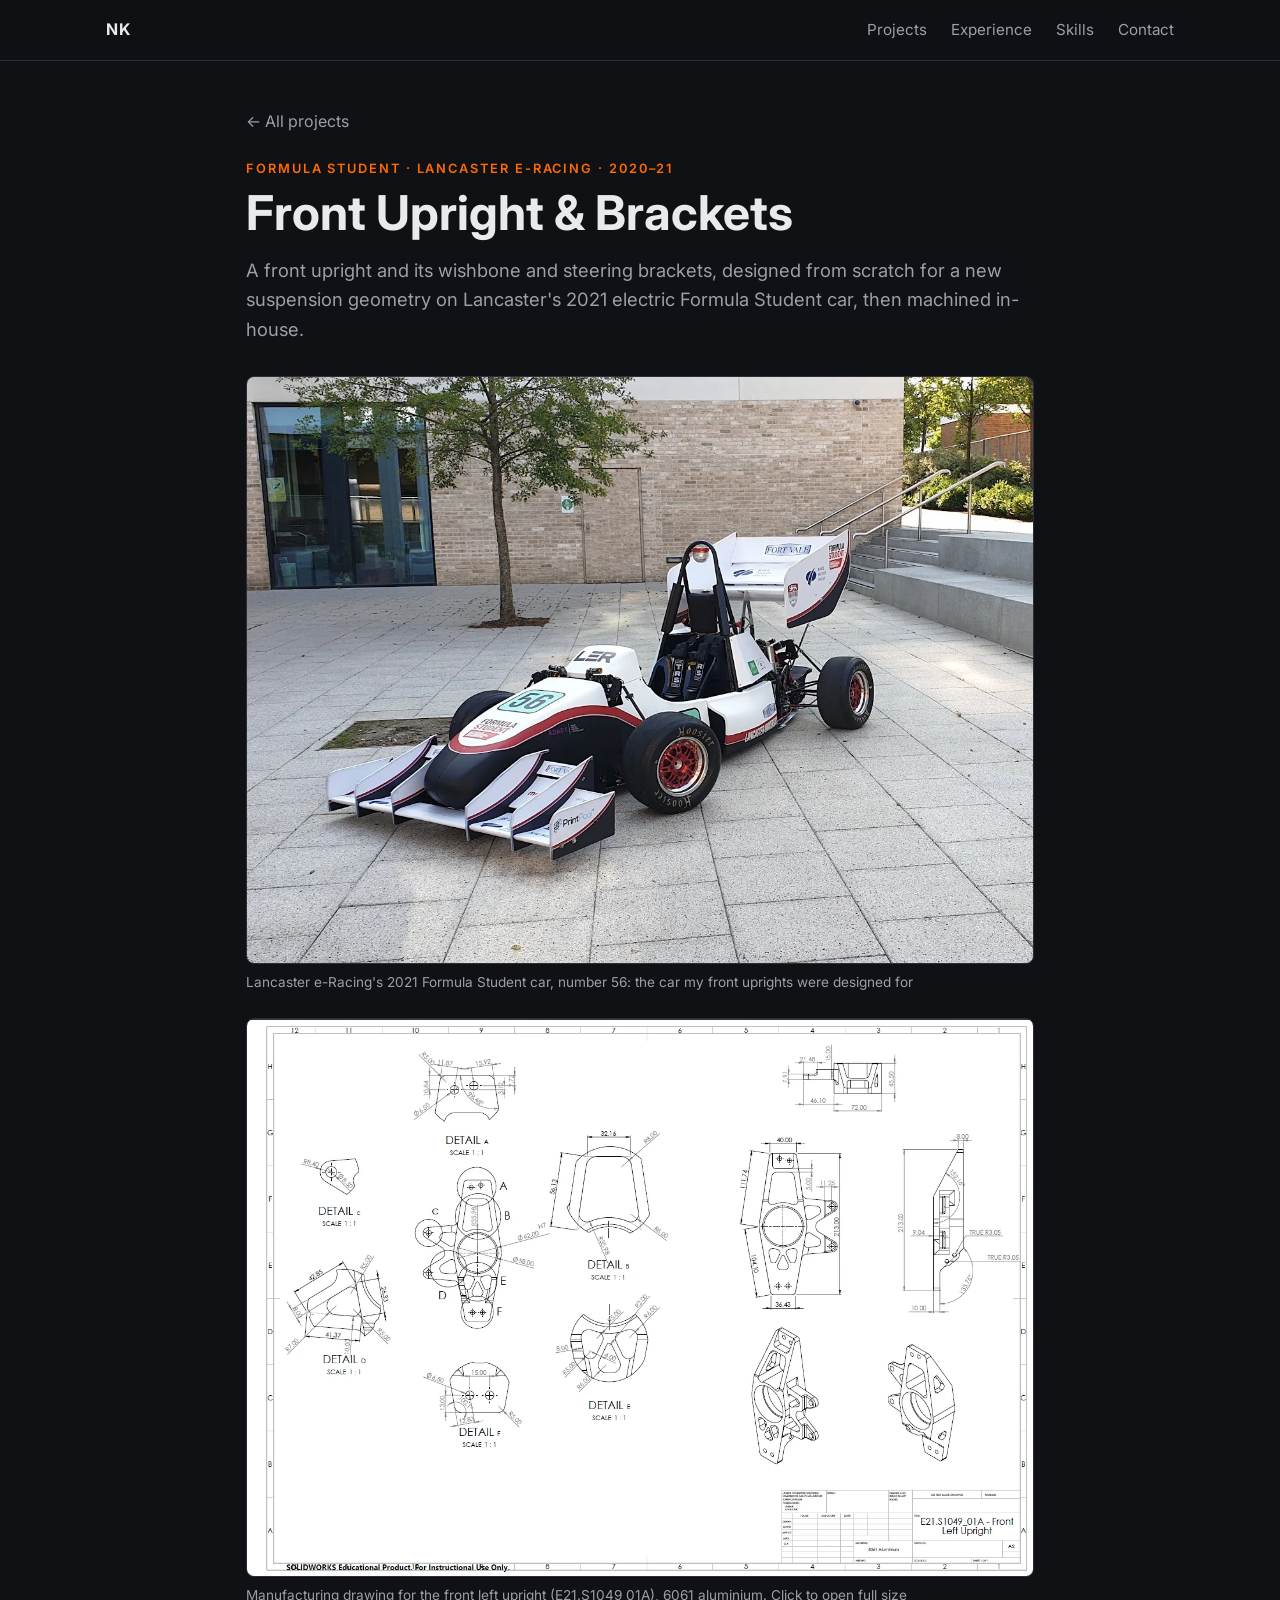
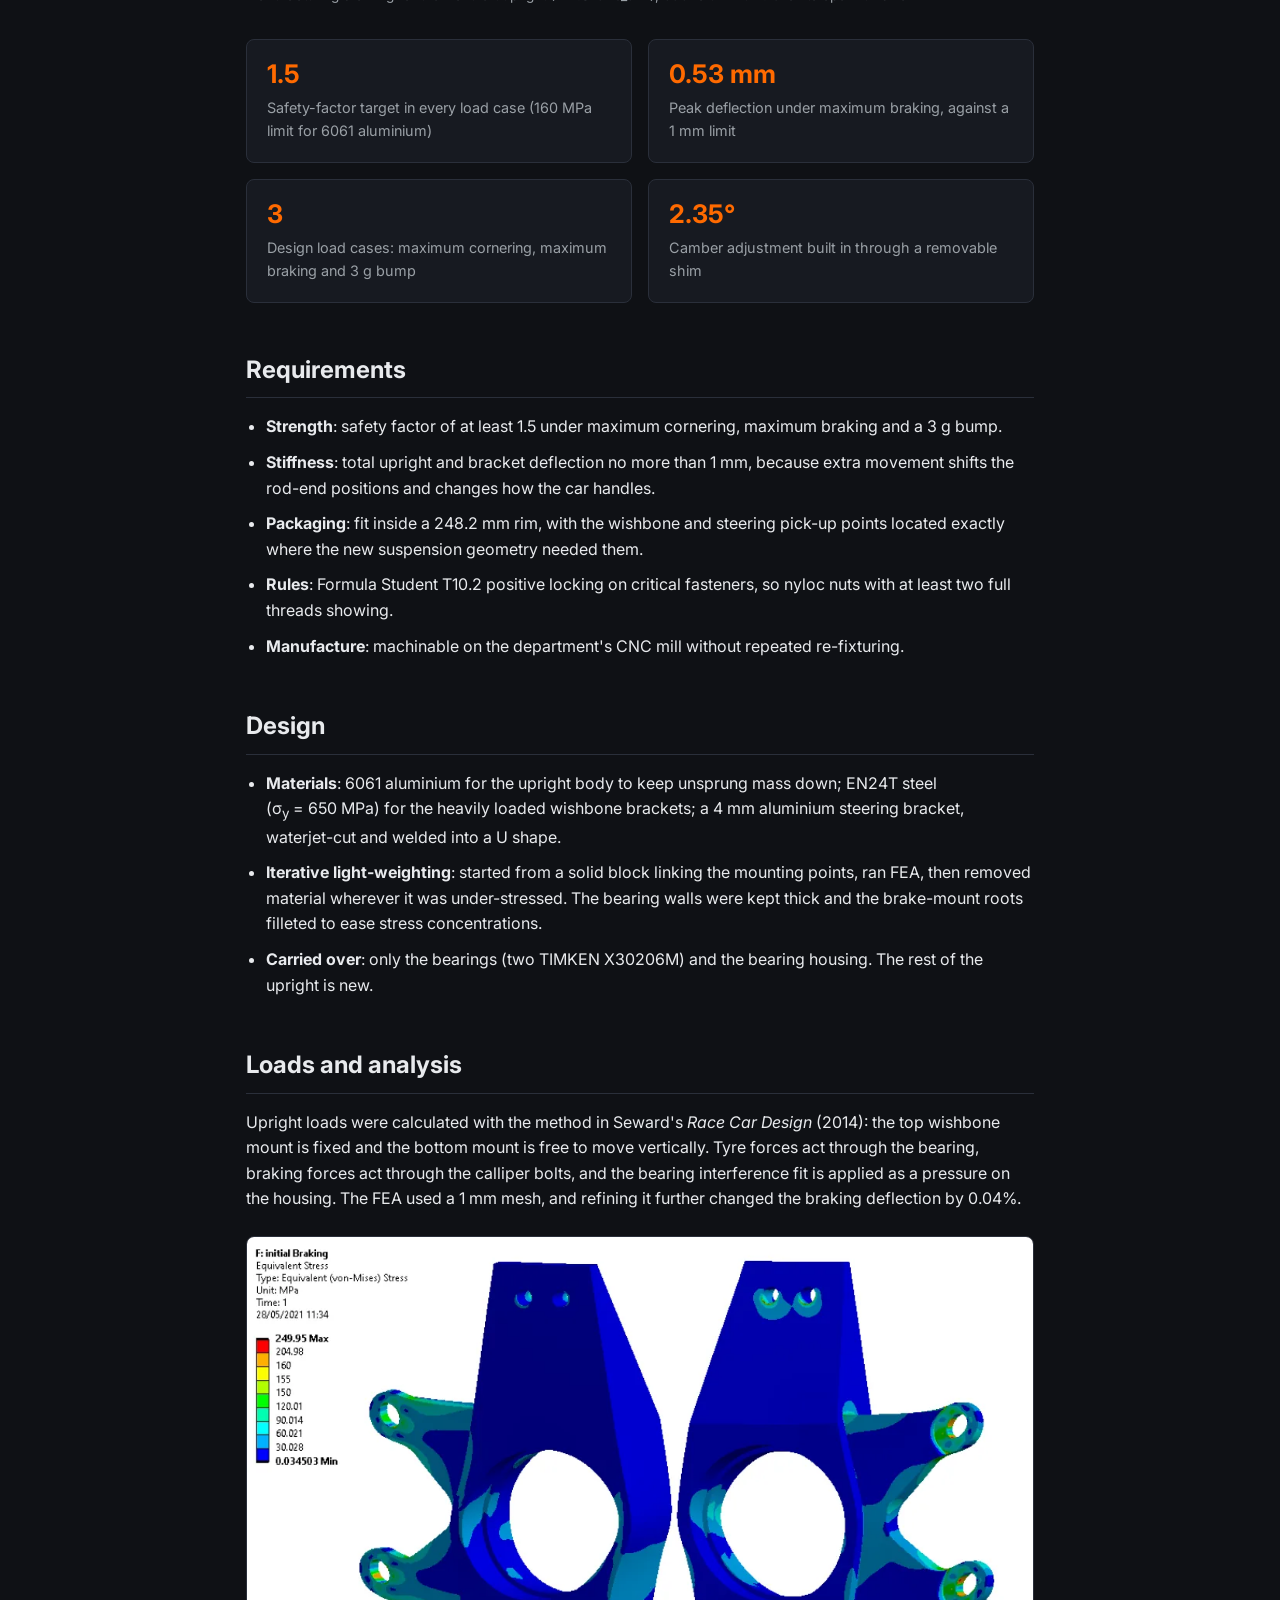
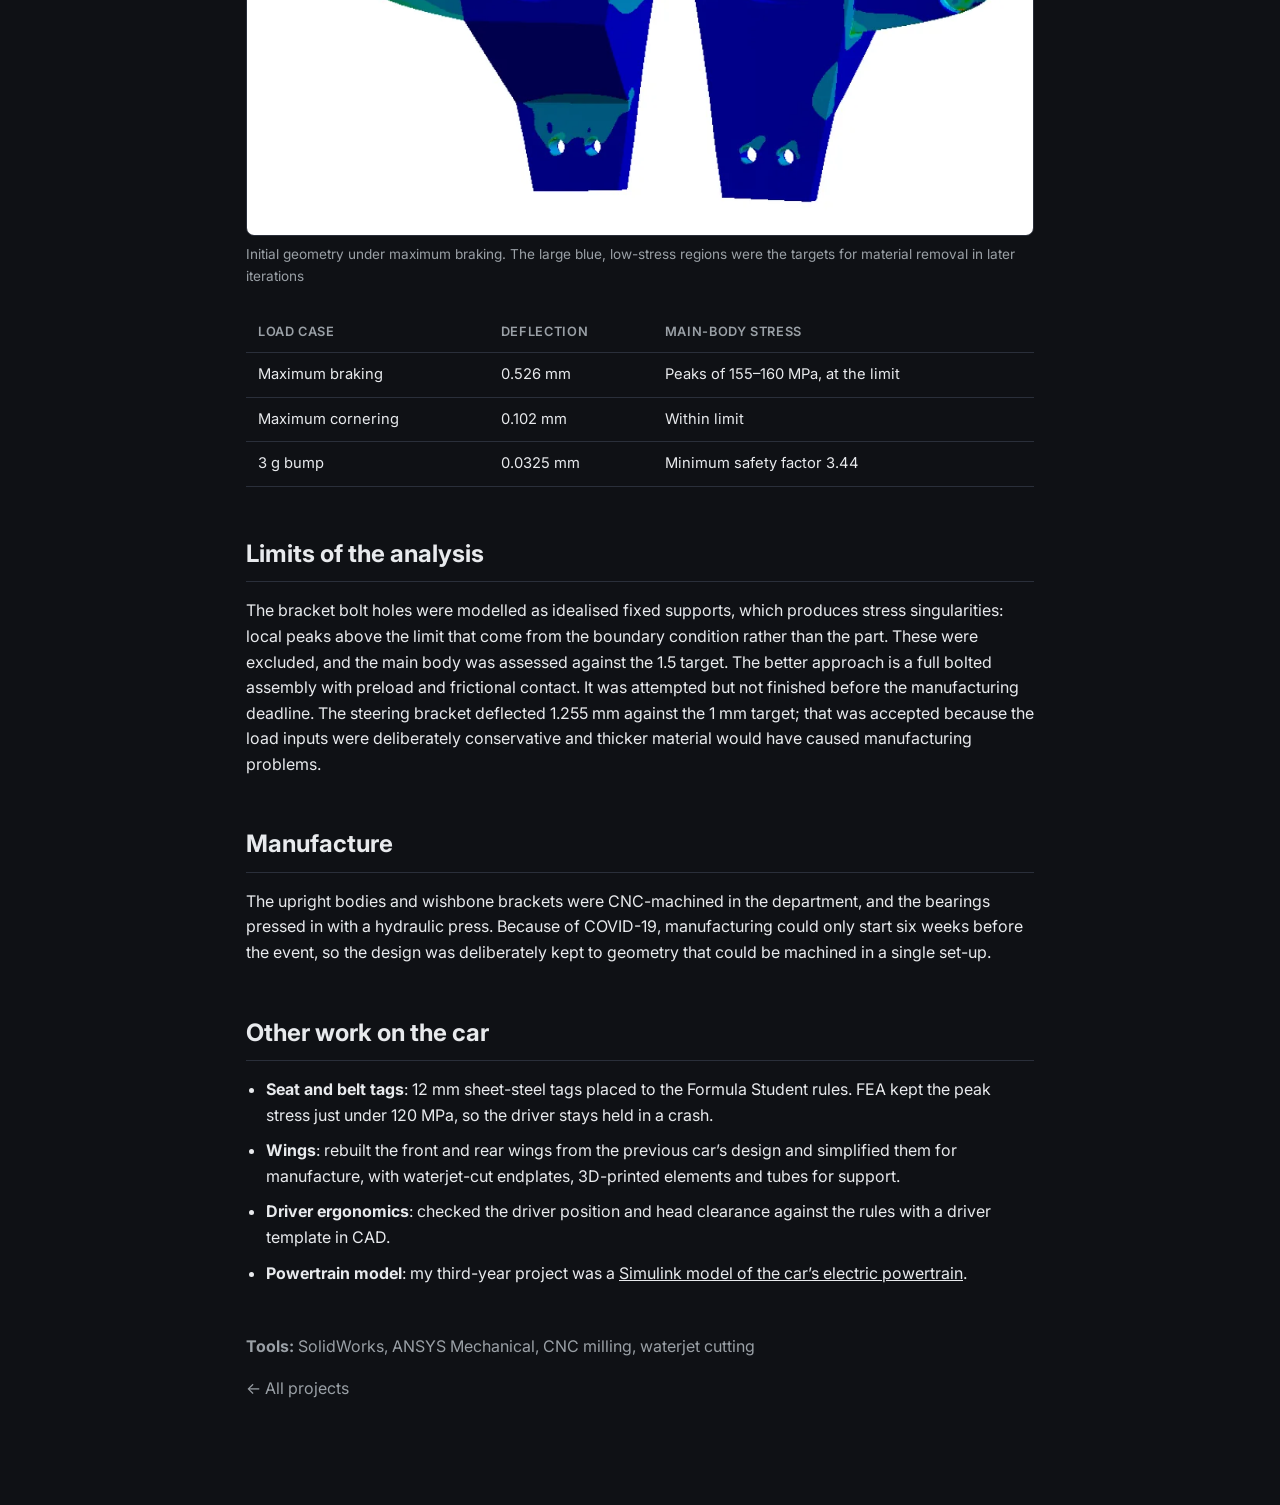
<file: projects/fs-upright.html>
<!DOCTYPE html>
<html lang="en-GB">
<head>
  <meta charset="UTF-8">
  <meta name="viewport" content="width=device-width, initial-scale=1.0">
  <title>Formula Student Front Upright | Naeem Khan</title>
  <meta name="description" content="Front upright and brackets for Lancaster e-Racing's 2021 electric Formula Student car: load cases, FEA, design for manufacture.">
  <link rel="icon" href="../favicon.svg" type="image/svg+xml">
  <meta property="og:type" content="article">
  <meta property="og:title" content="Formula Student Front Upright | Naeem Khan">
  <meta property="og:description" content="Front upright and brackets for Lancaster e-Racing's 2021 electric Formula Student car: load cases, FEA, design for manufacture.">
  <meta property="og:url" content="https://nkhan24.github.io/projects/fs-upright.html">
  <meta property="og:image" content="https://nkhan24.github.io/assets/images/projects/fs-upright-cad.webp">
  <meta name="twitter:card" content="summary_large_image">
  <link rel="preconnect" href="https://fonts.googleapis.com">
  <link rel="preconnect" href="https://fonts.gstatic.com" crossorigin>
  <link href="https://fonts.googleapis.com/css2?family=Inter:wght@400;600;700&display=swap" rel="stylesheet">
  <link rel="stylesheet" href="../css/style.css">
</head>
<body>

  <header class="site-header">
    <nav class="nav">
      <a href="../index.html" class="nav-logo">NK</a>
      <button class="nav-toggle" type="button" aria-expanded="false" aria-controls="nav-links" aria-label="Open menu">
        <span class="nav-toggle-bar"></span>
        <span class="nav-toggle-bar"></span>
        <span class="nav-toggle-bar"></span>
      </button>
      <ul class="nav-links" id="nav-links">
        <li><a href="../index.html#projects">Projects</a></li>
        <li><a href="../index.html#experience">Experience</a></li>
        <li><a href="../index.html#skills">Skills</a></li>
        <li><a href="../index.html#contact">Contact</a></li>
      </ul>
    </nav>
  </header>

  <main class="detail">

    <a class="back-link" href="../index.html#projects">&larr; All projects</a>
    <p class="eyebrow">Formula Student · Lancaster e-Racing · 2020–21</p>
    <h1 class="detail-title">Front Upright &amp; Brackets</h1>
    <p class="detail-lead">A front upright and its wishbone and steering brackets, designed from scratch for a new suspension geometry on Lancaster's 2021 electric Formula Student car, then machined in-house.</p>
    <figure class="figure">
      <img src="../assets/images/projects/fs-car-ler.webp"
           alt="Lancaster e-Racing Formula Student car, number 56, parked on paving outside a university building"
           width="1232" height="919" loading="lazy">
      <figcaption>Lancaster e-Racing's 2021 Formula Student car, number 56: the car my front uprights were designed for</figcaption>
    </figure>
        <figure class="figure">
      <a href="../assets/images/projects/fs-upright-cad.webp" target="_blank" rel="noopener">
        <img src="../assets/images/projects/fs-upright-cad.webp"
             alt="Manufacturing drawing E21.S1049_01A of the front left upright, showing detail views, dimensions and isometric views; material 6061 aluminium"
             width="1353" height="958" loading="lazy">
      </a>
      <figcaption>Manufacturing drawing for the front left upright (E21.S1049_01A), 6061 aluminium. Click to open full size</figcaption>
    </figure>

    <ol class="highlight-list detail-figures">
      <li><span class="hl-num">1.5</span><span class="hl-text">Safety-factor target in every load case (160&nbsp;MPa limit for 6061 aluminium)</span></li>
      <li><span class="hl-num">0.53&nbsp;mm</span><span class="hl-text">Peak deflection under maximum braking, against a 1&nbsp;mm limit</span></li>
      <li><span class="hl-num">3</span><span class="hl-text">Design load cases: maximum cornering, maximum braking and 3&nbsp;g bump</span></li>
      <li><span class="hl-num">2.35°</span><span class="hl-text">Camber adjustment built in through a removable shim</span></li>
    </ol>

    <section class="detail-section">
      <h2>Requirements</h2>
      <ul class="detail-list">
        <li><strong>Strength</strong>: safety factor of at least 1.5 under maximum cornering, maximum braking and a 3&nbsp;g bump.</li>
        <li><strong>Stiffness</strong>: total upright and bracket deflection no more than 1&nbsp;mm, because extra movement shifts the rod-end positions and changes how the car handles.</li>
        <li><strong>Packaging</strong>: fit inside a 248.2&nbsp;mm rim, with the wishbone and steering pick-up points located exactly where the new suspension geometry needed them.</li>
        <li><strong>Rules</strong>: Formula Student T10.2 positive locking on critical fasteners, so nyloc nuts with at least two full threads showing.</li>
        <li><strong>Manufacture</strong>: machinable on the department's CNC mill without repeated re-fixturing.</li>
      </ul>
    </section>

    <section class="detail-section">
      <h2>Design</h2>
      <ul class="detail-list">
        <li><strong>Materials</strong>: 6061 aluminium for the upright body to keep unsprung mass down; EN24T steel (&sigma;<sub>y</sub>&nbsp;=&nbsp;650&nbsp;MPa) for the heavily loaded wishbone brackets; a 4&nbsp;mm aluminium steering bracket, waterjet-cut and welded into a U shape.</li>
        <li><strong>Iterative light-weighting</strong>: started from a solid block linking the mounting points, ran FEA, then removed material wherever it was under-stressed. The bearing walls were kept thick and the brake-mount roots filleted to ease stress concentrations.</li>
        <li><strong>Carried over</strong>: only the bearings (two TIMKEN X30206M) and the bearing housing. The rest of the upright is new.</li>
      </ul>
    </section>

    <section class="detail-section">
      <h2>Loads and analysis</h2>
      <p>Upright loads were calculated with the method in Seward's <em>Race Car Design</em> (2014): the top wishbone mount is fixed and the bottom mount is free to move vertically. Tyre forces act through the bearing, braking forces act through the calliper bolts, and the bearing interference fit is applied as a pressure on the housing. The FEA used a 1&nbsp;mm mesh, and refining it further changed the braking deflection by 0.04%.</p>
      <figure class="figure">
        <img src="../assets/images/projects/fs-upright-stress.webp"
             alt="Von Mises stress contour on the initial, un-pocketed front upright under maximum braking, showing large low-stress regions"
             width="1014" height="772" loading="lazy">
        <figcaption>Initial geometry under maximum braking. The large blue, low-stress regions were the targets for material removal in later iterations</figcaption>
      </figure>
      <div class="table-wrap">
        <table class="data-table">
          <thead><tr><th>Load case</th><th>Deflection</th><th>Main-body stress</th></tr></thead>
          <tbody>
            <tr><td>Maximum braking</td><td>0.526&nbsp;mm</td><td>Peaks of 155–160&nbsp;MPa, at the limit</td></tr>
            <tr><td>Maximum cornering</td><td>0.102&nbsp;mm</td><td>Within limit</td></tr>
            <tr><td>3&nbsp;g bump</td><td>0.0325&nbsp;mm</td><td>Minimum safety factor 3.44</td></tr>
          </tbody>
        </table>
      </div>
    </section>

    <section class="detail-section">
      <h2>Limits of the analysis</h2>
      <p>The bracket bolt holes were modelled as idealised fixed supports, which produces stress singularities: local peaks above the limit that come from the boundary condition rather than the part. These were excluded, and the main body was assessed against the 1.5 target. The better approach is a full bolted assembly with preload and frictional contact. It was attempted but not finished before the manufacturing deadline. The steering bracket deflected 1.255&nbsp;mm against the 1&nbsp;mm target; that was accepted because the load inputs were deliberately conservative and thicker material would have caused manufacturing problems.</p>
    </section>

    <section class="detail-section">
      <h2>Manufacture</h2>
      <p>The upright bodies and wishbone brackets were CNC-machined in the department, and the bearings pressed in with a hydraulic press. Because of COVID-19, manufacturing could only start six weeks before the event, so the design was deliberately kept to geometry that could be machined in a single set-up.</p>
    </section>

    <section class="detail-section">
      <h2>Other work on the car</h2>
      <ul class="detail-list">
        <li><strong>Seat and belt tags</strong>: 12&nbsp;mm sheet-steel tags placed to the Formula Student rules. FEA kept the peak stress just under 120&nbsp;MPa, so the driver stays held in a crash.</li>
        <li><strong>Wings</strong>: rebuilt the front and rear wings from the previous car&rsquo;s design and simplified them for manufacture, with waterjet-cut endplates, 3D-printed elements and tubes for support.</li>
        <li><strong>Driver ergonomics</strong>: checked the driver position and head clearance against the rules with a driver template in CAD.</li>
        <li><strong>Powertrain model</strong>: my third-year project was a <a href="ev-powertrain.html">Simulink model of the car&rsquo;s electric powertrain</a>.</li>
      </ul>
    </section>

    <p class="detail-tools"><strong>Tools:</strong> SolidWorks, ANSYS Mechanical, CNC milling, waterjet cutting</p>
    <a class="back-link" href="../index.html#projects">&larr; All projects</a>

  </main>
  <script src="../js/main.js"></script>
</body>
</html>
</file>
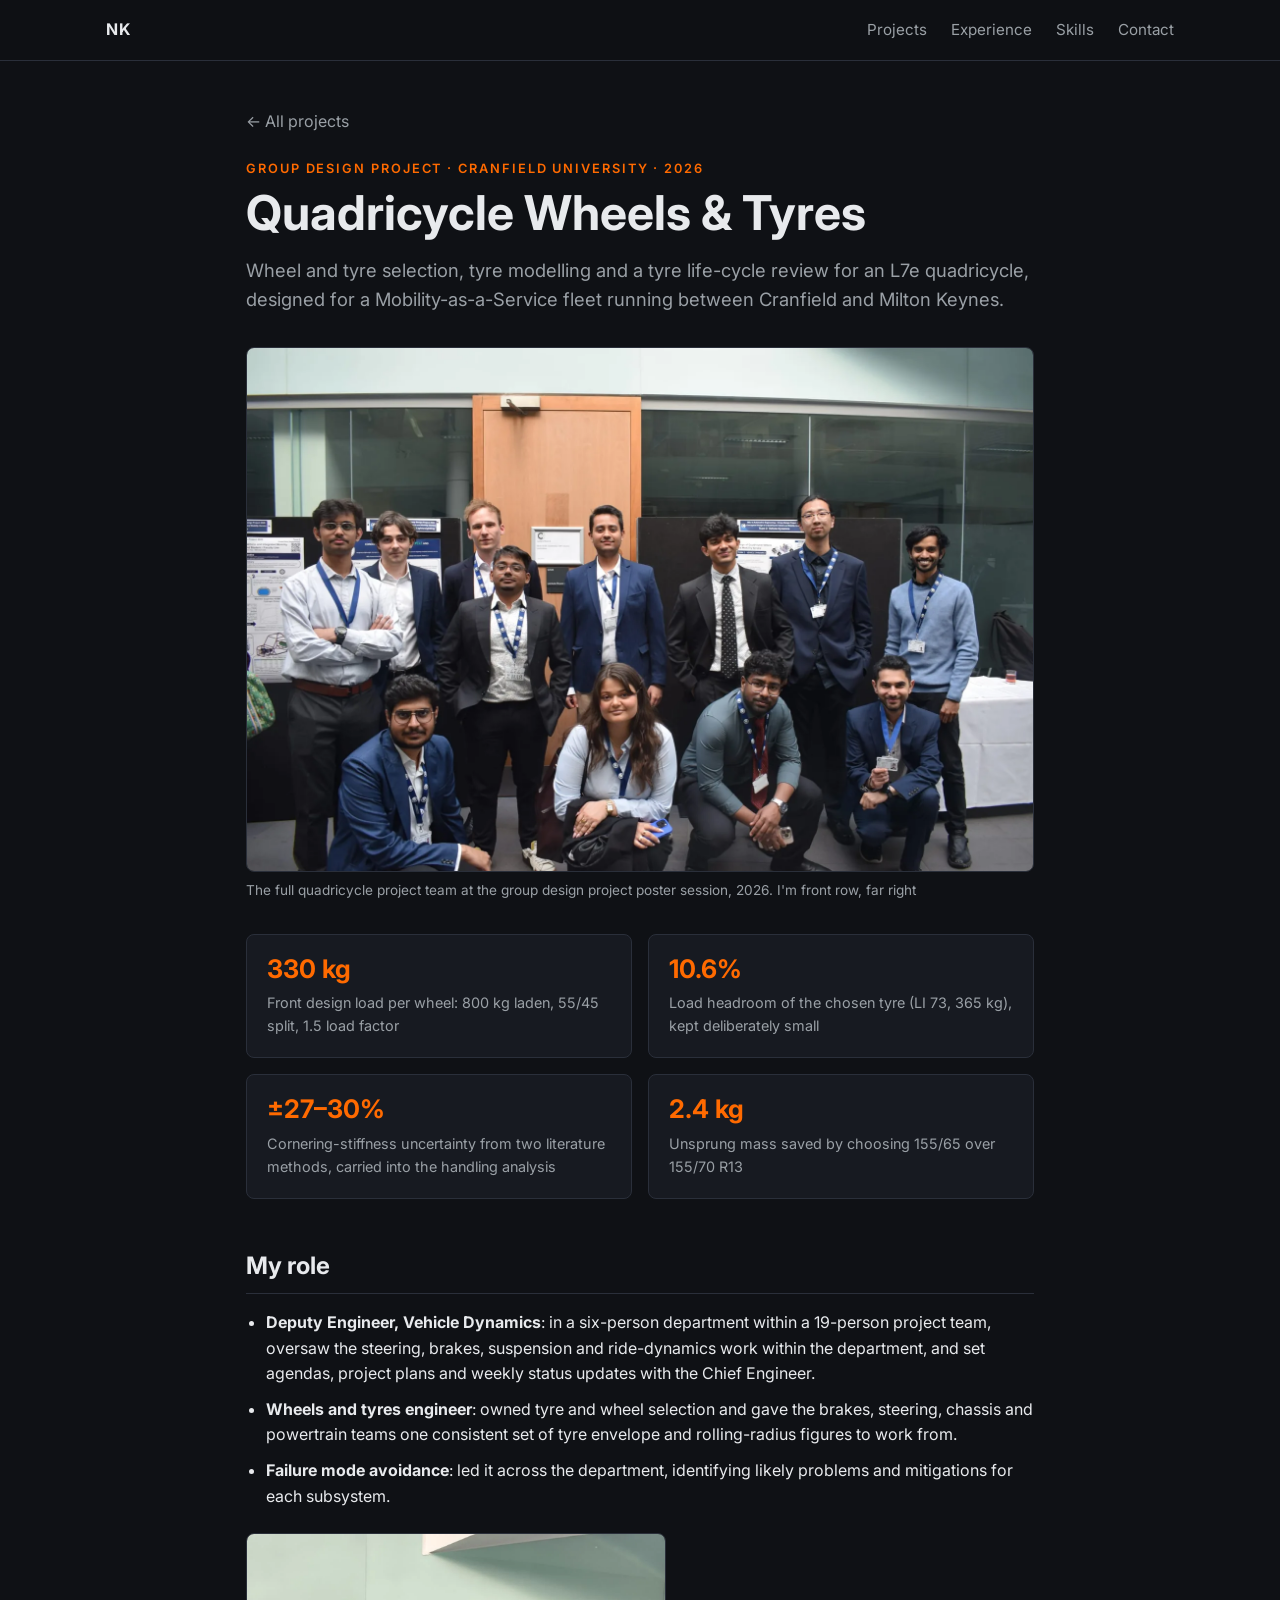
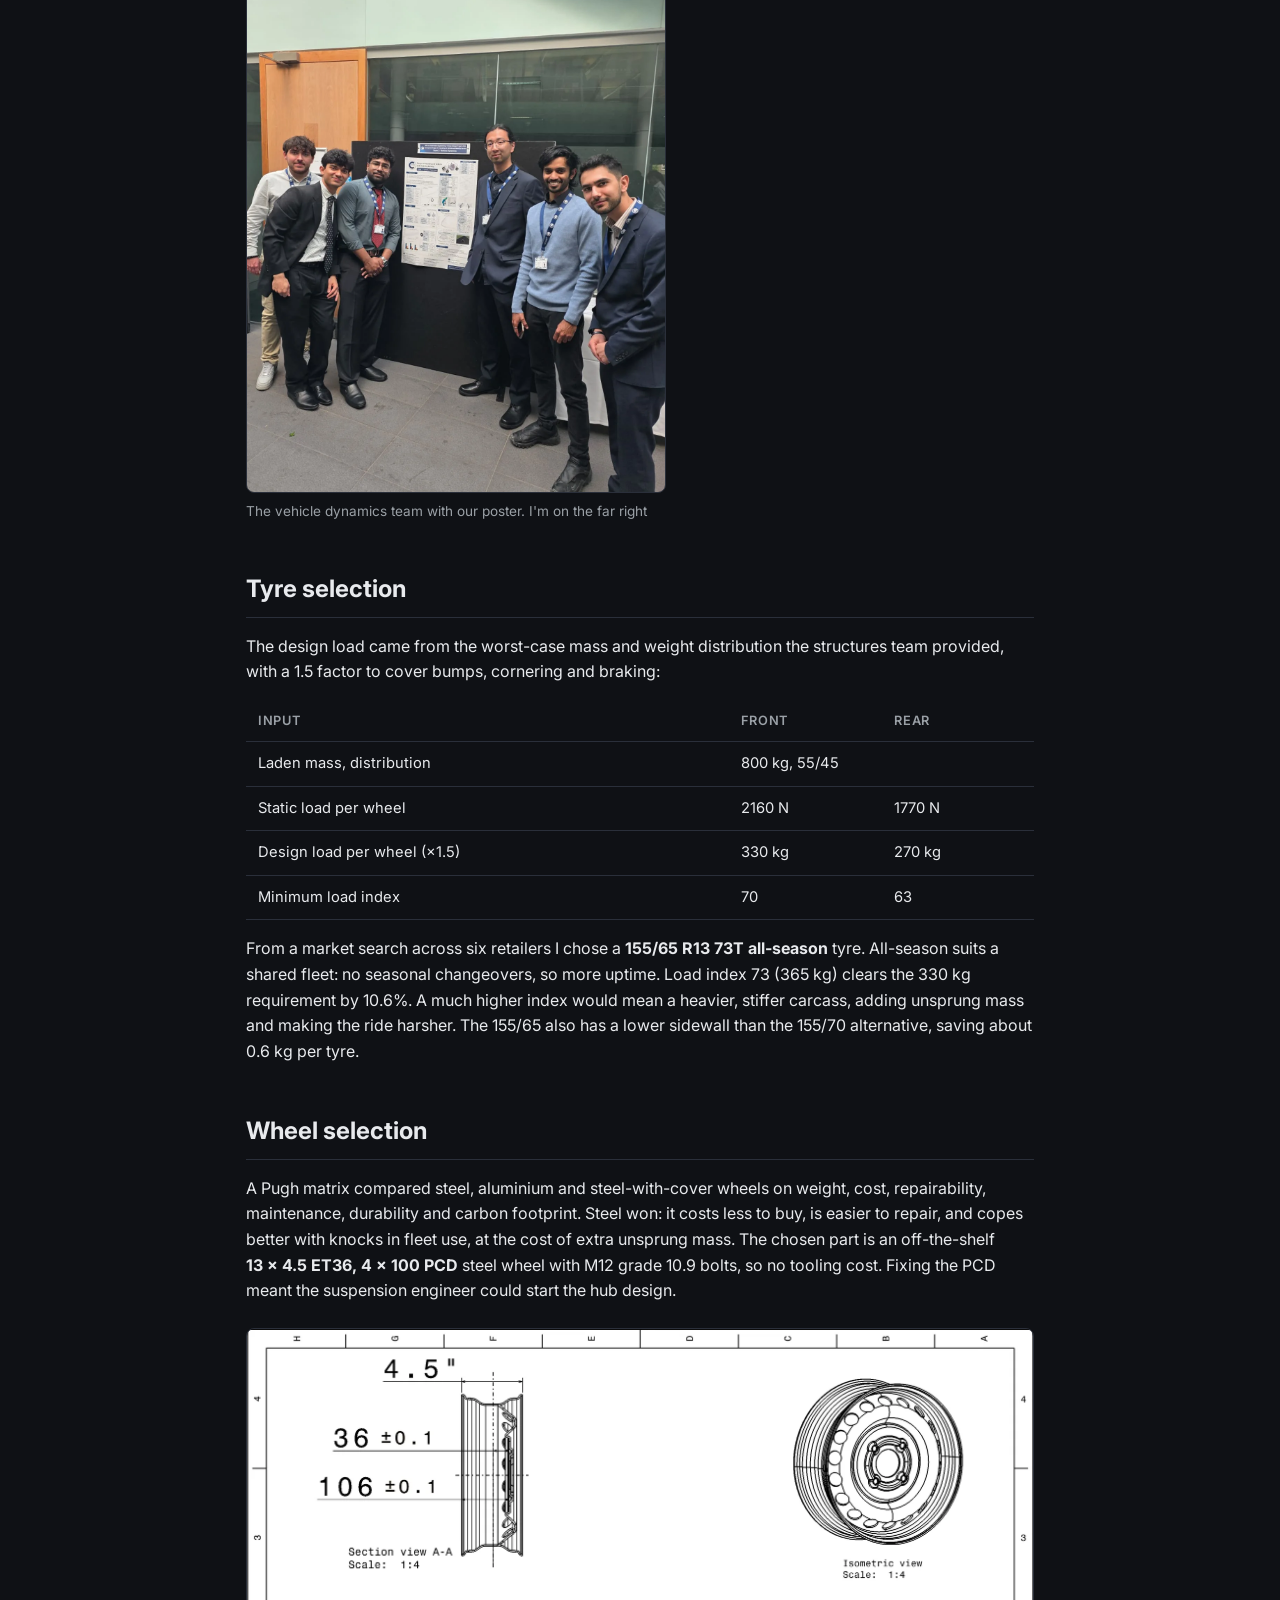
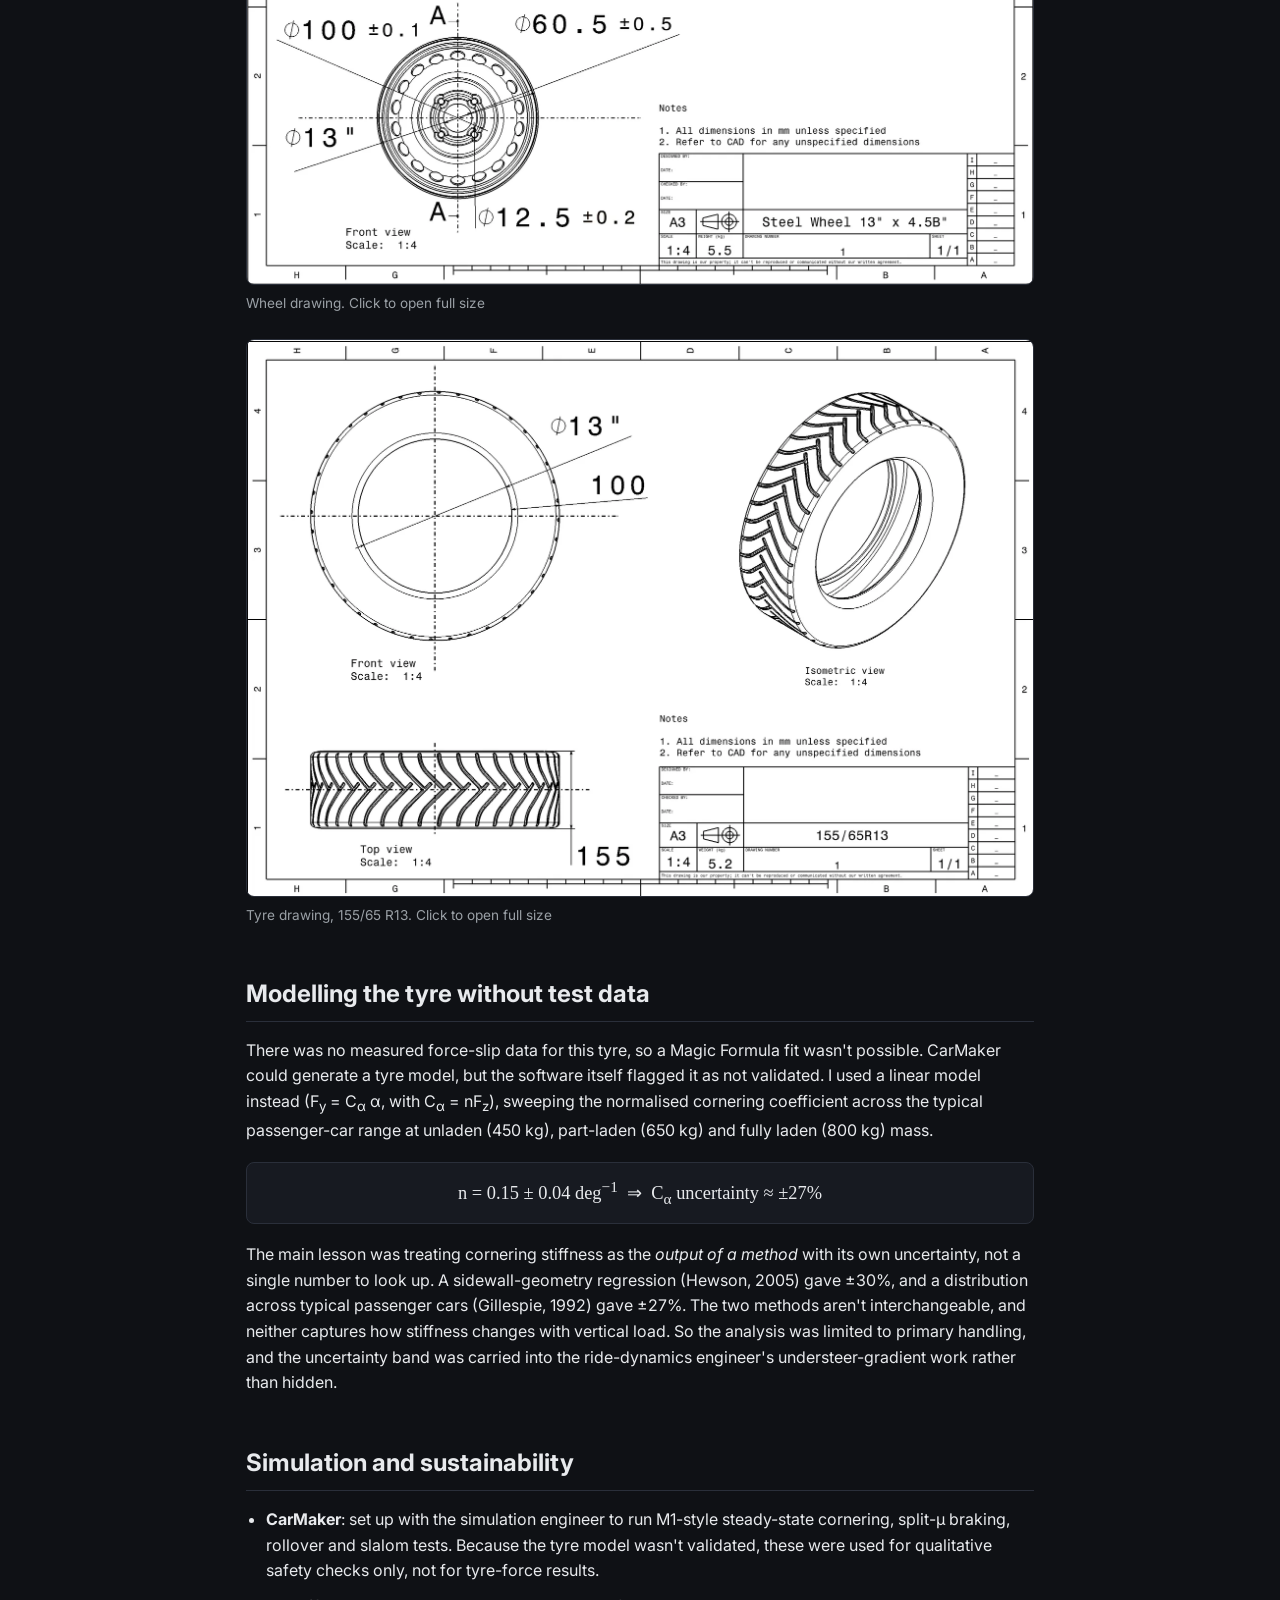
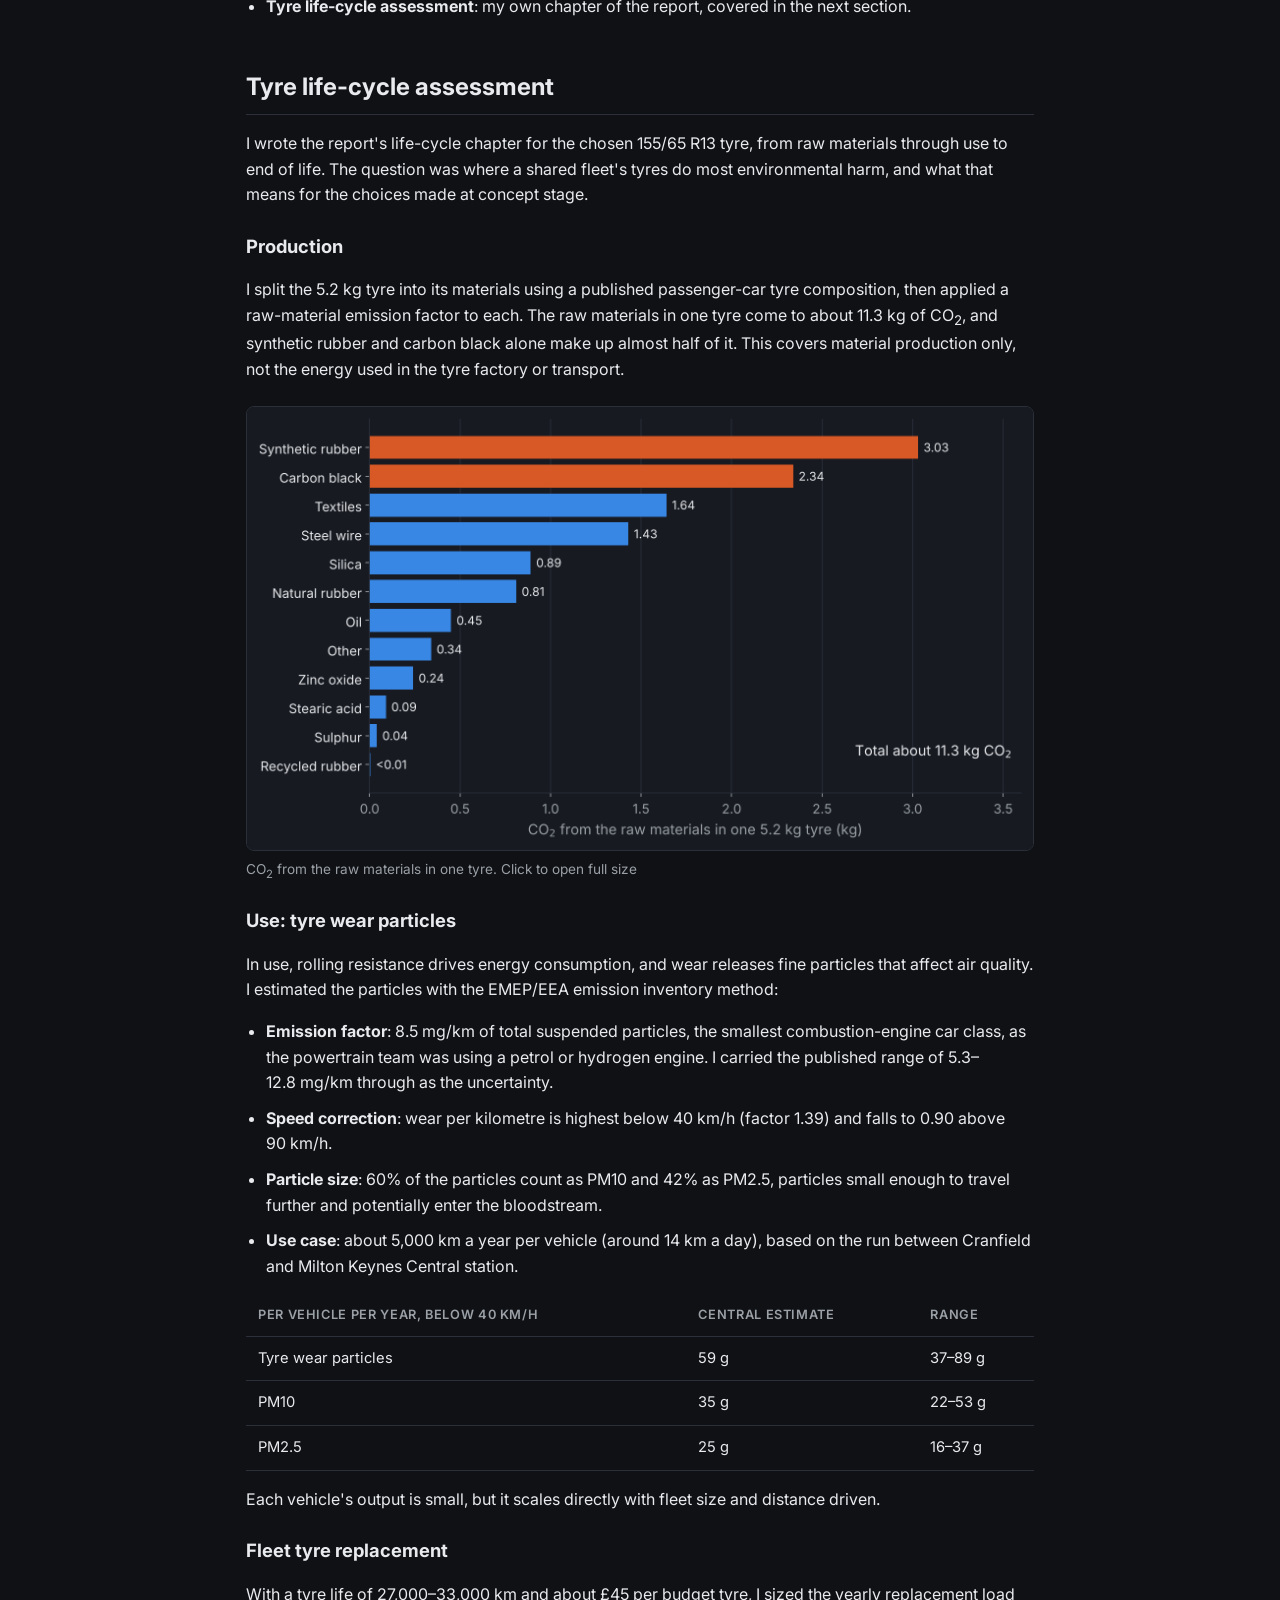
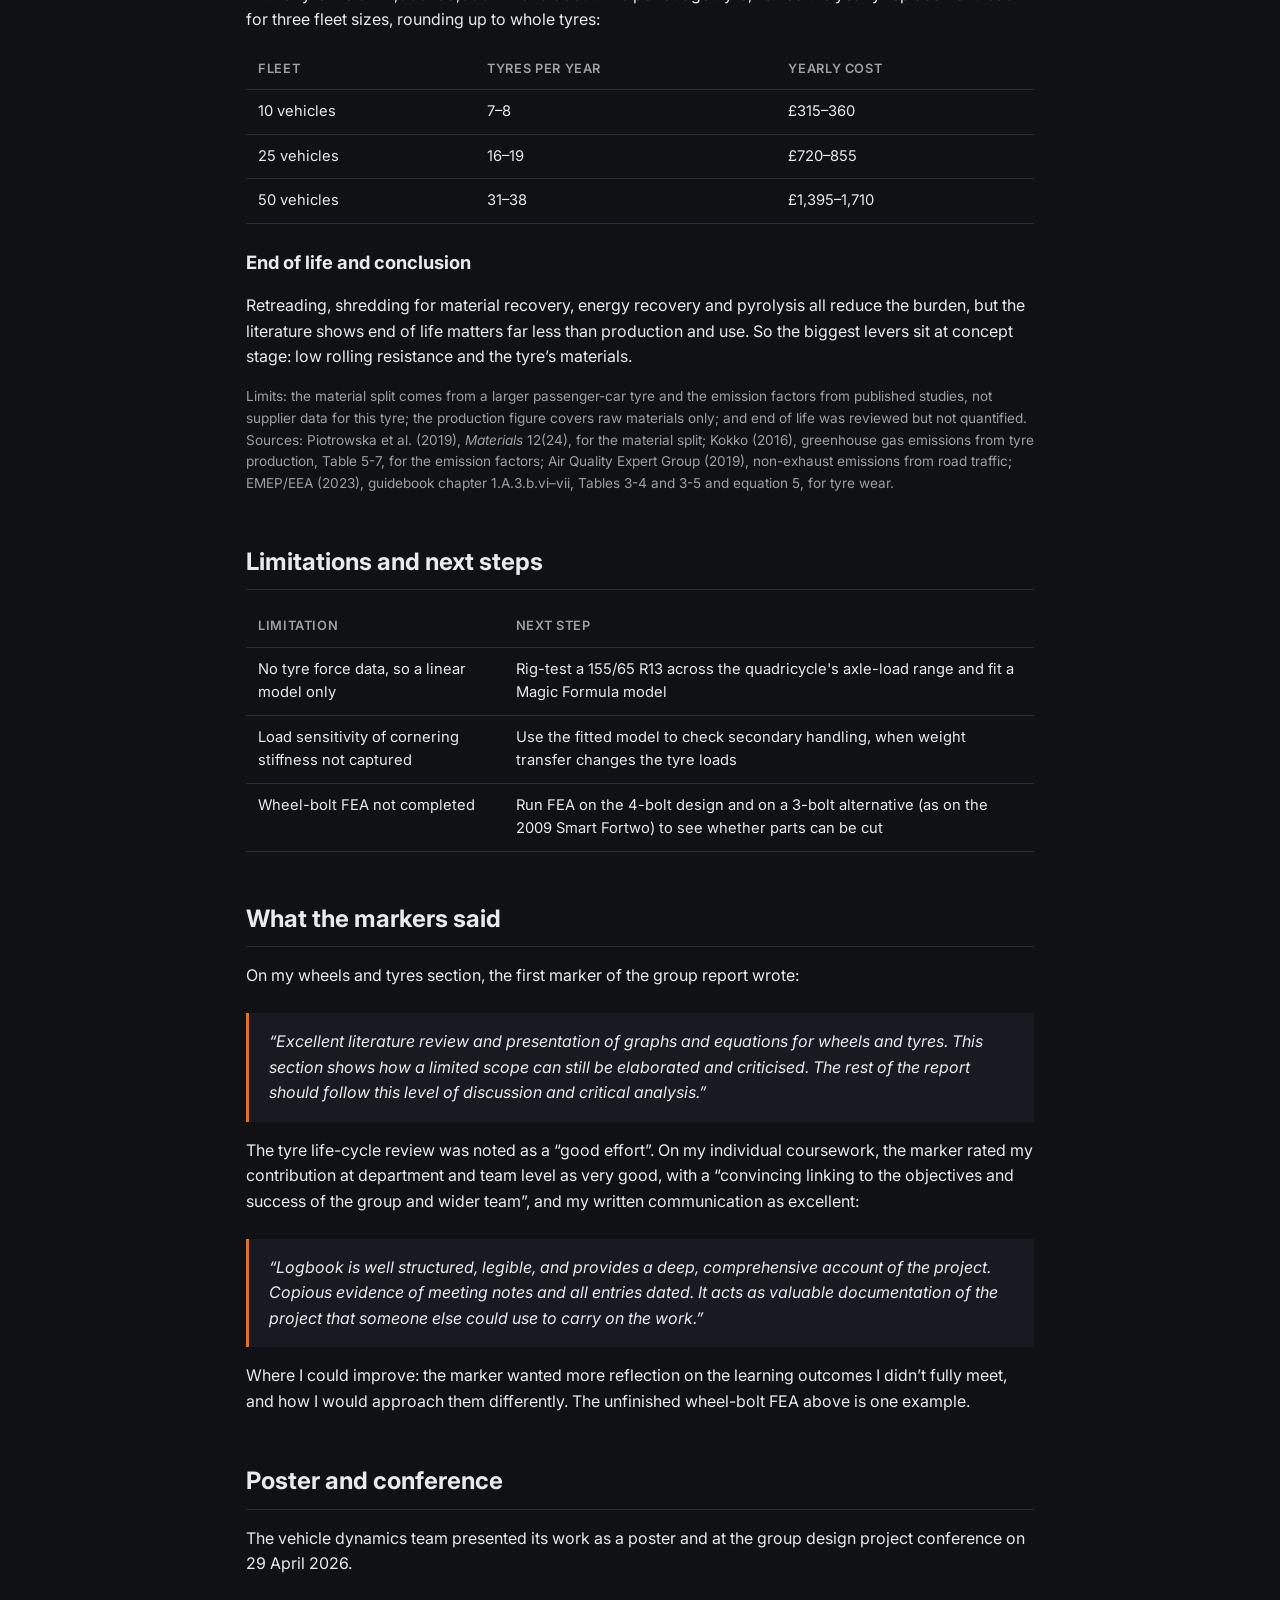
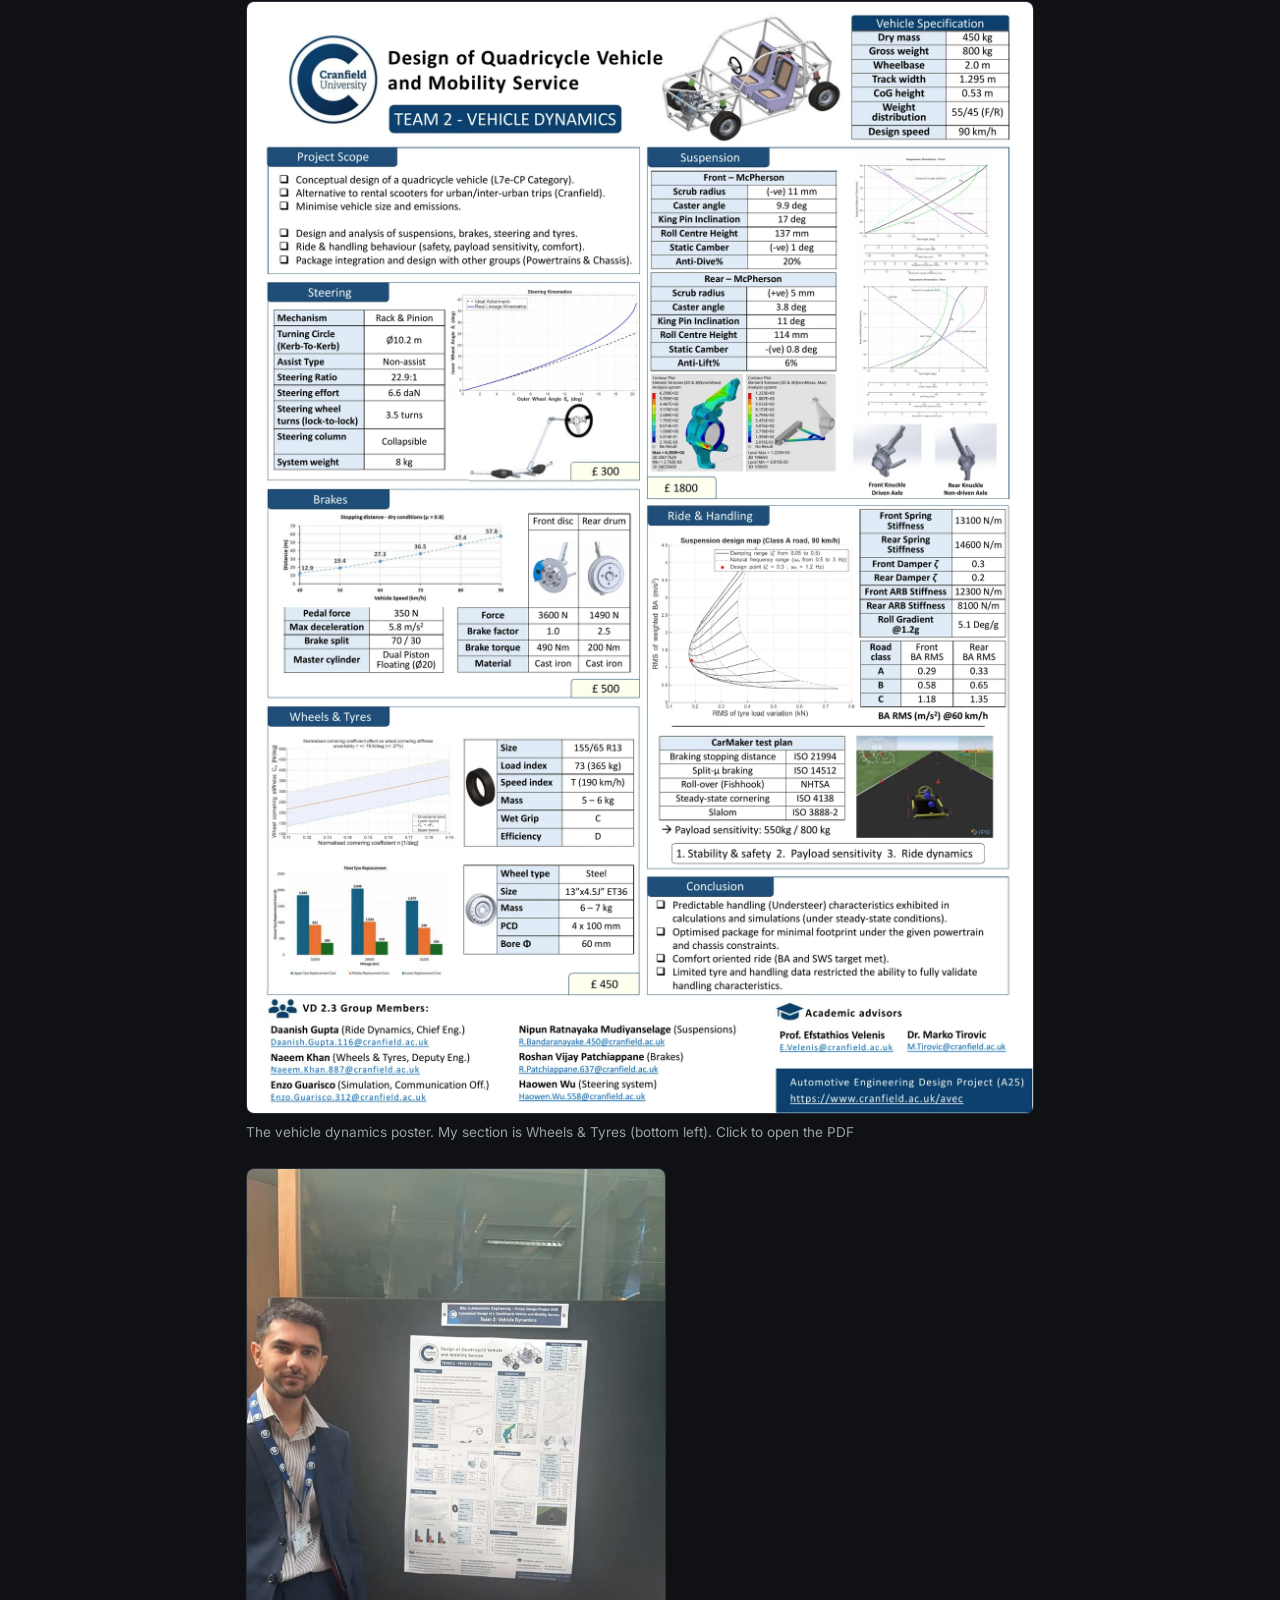
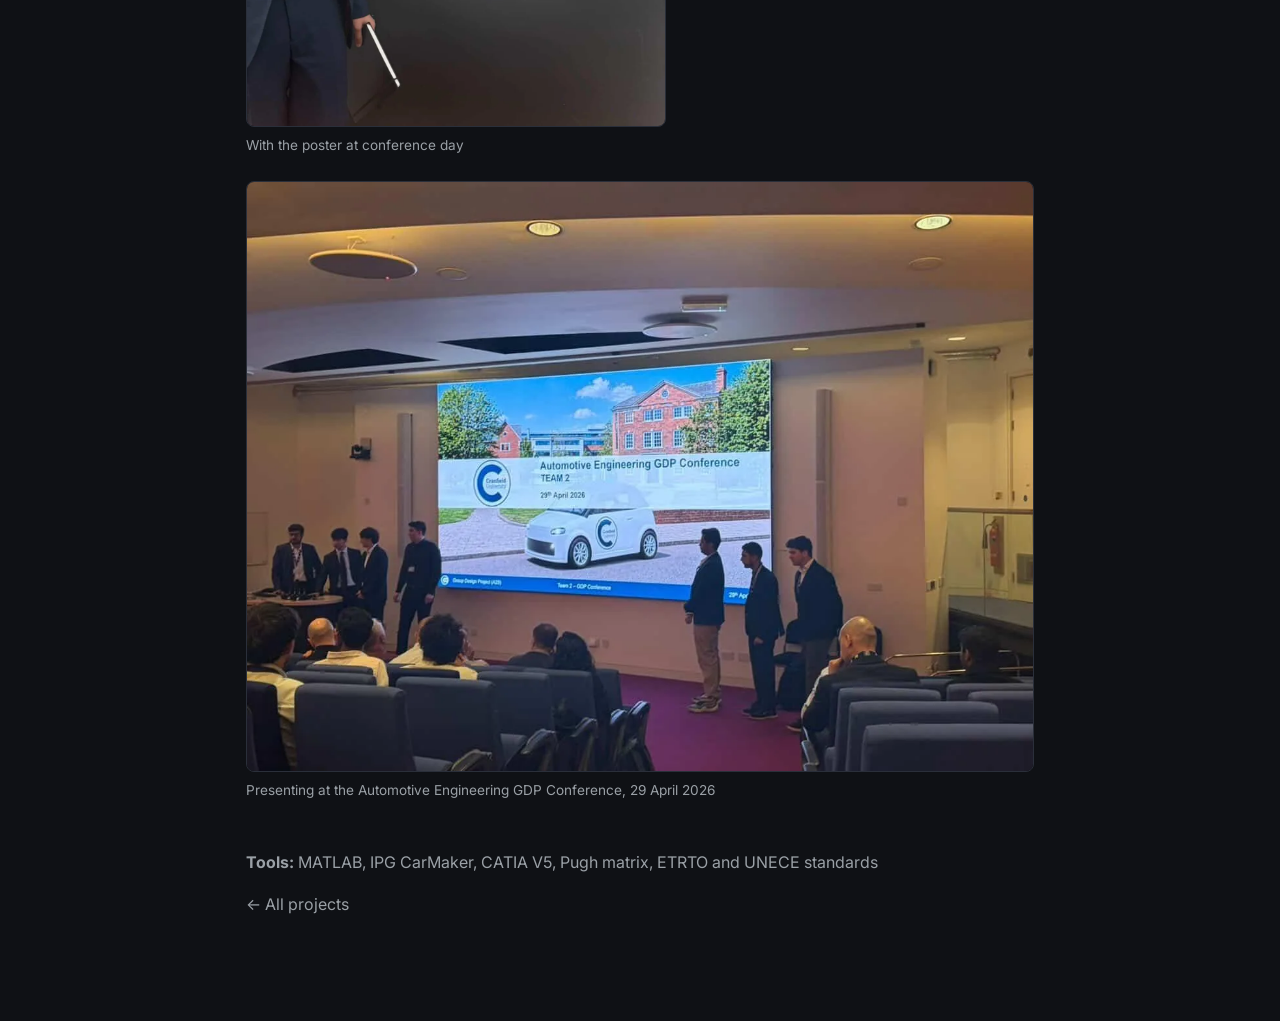
<file: projects/gdp-quadricycle.html>
<!DOCTYPE html>
<html lang="en-GB">
<head>
  <meta charset="UTF-8">
  <meta name="viewport" content="width=device-width, initial-scale=1.0">
  <title>Quadricycle Wheels &amp; Tyres | Naeem Khan</title>
  <meta name="description" content="Wheel and tyre selection and tyre modelling for an L7e Mobility-as-a-Service quadricycle. Cranfield MSc Group Design Project, 2026.">
  <link rel="icon" href="../favicon.svg" type="image/svg+xml">
  <meta property="og:type" content="article">
  <meta property="og:title" content="Quadricycle Wheels &amp; Tyres | Naeem Khan">
  <meta property="og:description" content="Wheel and tyre selection and tyre modelling for an L7e Mobility-as-a-Service quadricycle. Cranfield MSc Group Design Project, 2026.">
  <meta property="og:url" content="https://nkhan24.github.io/projects/gdp-quadricycle.html">
  <meta property="og:image" content="https://nkhan24.github.io/assets/images/projects/gdp-steel-wheel.webp">
  <meta name="twitter:card" content="summary_large_image">
  <link rel="preconnect" href="https://fonts.googleapis.com">
  <link rel="preconnect" href="https://fonts.gstatic.com" crossorigin>
  <link href="https://fonts.googleapis.com/css2?family=Inter:wght@400;600;700&display=swap" rel="stylesheet">
  <link rel="stylesheet" href="../css/style.css">
</head>
<body>

  <header class="site-header">
    <nav class="nav">
      <a href="../index.html" class="nav-logo">NK</a>
      <button class="nav-toggle" type="button" aria-expanded="false" aria-controls="nav-links" aria-label="Open menu">
        <span class="nav-toggle-bar"></span>
        <span class="nav-toggle-bar"></span>
        <span class="nav-toggle-bar"></span>
      </button>
      <ul class="nav-links" id="nav-links">
        <li><a href="../index.html#projects">Projects</a></li>
        <li><a href="../index.html#experience">Experience</a></li>
        <li><a href="../index.html#skills">Skills</a></li>
        <li><a href="../index.html#contact">Contact</a></li>
      </ul>
    </nav>
  </header>

  <main class="detail">

    <a class="back-link" href="../index.html#projects">&larr; All projects</a>
    <p class="eyebrow">Group Design Project · Cranfield University · 2026</p>
    <h1 class="detail-title">Quadricycle Wheels &amp; Tyres</h1>
    <p class="detail-lead">Wheel and tyre selection, tyre modelling and a tyre life-cycle review for an L7e quadricycle, designed for a Mobility-as-a-Service fleet running between Cranfield and Milton Keynes.</p>

    <figure class="figure">
      <img src="../assets/images/projects/gdp-team-all.webp"
           alt="The quadricycle project team, in suits and lanyards, in front of their project posters"
           width="1600" height="1066" loading="lazy">
      <figcaption>The full quadricycle project team at the group design project poster session, 2026. I'm front row, far right</figcaption>
    </figure>    
    <ol class="highlight-list detail-figures">
      <li><span class="hl-num">330&nbsp;kg</span><span class="hl-text">Front design load per wheel: 800&nbsp;kg laden, 55/45 split, 1.5 load factor</span></li>
      <li><span class="hl-num">10.6%</span><span class="hl-text">Load headroom of the chosen tyre (LI&nbsp;73, 365&nbsp;kg), kept deliberately small</span></li>
      <li><span class="hl-num">±27&ndash;30%</span><span class="hl-text">Cornering-stiffness uncertainty from two literature methods, carried into the handling analysis</span></li>
      <li><span class="hl-num">2.4&nbsp;kg</span><span class="hl-text">Unsprung mass saved by choosing 155/65 over 155/70 R13</span></li>
    </ol>

    <section class="detail-section">
      <h2>My role</h2>
      <ul class="detail-list">
        <li><strong>Deputy Engineer, Vehicle Dynamics</strong>: in a six-person department within a 19-person project team, oversaw the steering, brakes, suspension and ride-dynamics work within the department, and set agendas, project plans and weekly status updates with the Chief Engineer.</li>
        <li><strong>Wheels and tyres engineer</strong>: owned tyre and wheel selection and gave the brakes, steering, chassis and powertrain teams one consistent set of tyre envelope and rolling-radius figures to work from.</li>
        <li><strong>Failure mode avoidance</strong>: led it across the department, identifying likely problems and mitigations for each subsystem.</li>
      </ul>
      <figure class="figure figure--narrow">
        <img src="../assets/images/projects/gdp-team-vd.webp"
             alt="Six members of the vehicle dynamics team standing either side of their project poster"
             width="1200" height="1600" loading="lazy">
        <figcaption>The vehicle dynamics team with our poster. I'm on the far right</figcaption>
      </figure>      
    </section>

    <section class="detail-section">
      <h2>Tyre selection</h2>
      <p>The design load came from the worst-case mass and weight distribution the structures team provided, with a 1.5 factor to cover bumps, cornering and braking:</p>
      <div class="table-wrap">
        <table class="data-table">
          <thead><tr><th>Input</th><th>Front</th><th>Rear</th></tr></thead>
          <tbody>
            <tr><td>Laden mass, distribution</td><td colspan="2">800&nbsp;kg, 55/45</td></tr>
            <tr><td>Static load per wheel</td><td>2160&nbsp;N</td><td>1770&nbsp;N</td></tr>
            <tr><td>Design load per wheel (&times;1.5)</td><td>330&nbsp;kg</td><td>270&nbsp;kg</td></tr>
            <tr><td>Minimum load index</td><td>70</td><td>63</td></tr>
          </tbody>
        </table>
      </div>
      <p>From a market search across six retailers I chose a <strong>155/65&nbsp;R13&nbsp;73T all-season</strong> tyre. All-season suits a shared fleet: no seasonal changeovers, so more uptime. Load index 73 (365&nbsp;kg) clears the 330&nbsp;kg requirement by 10.6%. A much higher index would mean a heavier, stiffer carcass, adding unsprung mass and making the ride harsher. The 155/65 also has a lower sidewall than the 155/70 alternative, saving about 0.6&nbsp;kg per tyre.</p>
    </section>

    <section class="detail-section">
      <h2>Wheel selection</h2>
      <p>A Pugh matrix compared steel, aluminium and steel-with-cover wheels on weight, cost, repairability, maintenance, durability and carbon footprint. Steel won: it costs less to buy, is easier to repair, and copes better with knocks in fleet use, at the cost of extra unsprung mass. The chosen part is an off-the-shelf <strong>13&nbsp;&times;&nbsp;4.5 ET36, 4&nbsp;&times;&nbsp;100 PCD</strong> steel wheel with M12 grade 10.9 bolts, so no tooling cost. Fixing the PCD meant the suspension engineer could start the hub design.</p>
      <figure class="figure">
        <a href="../assets/images/projects/gdp-steel-wheel.webp" target="_blank" rel="noopener">
          <img src="../assets/images/projects/gdp-steel-wheel.webp"
               alt="2D engineering drawing of the 13-inch steel wheel with section, front and isometric views"
               width="1600" height="1131" loading="lazy">
        </a>
        <figcaption>Wheel drawing. Click to open full size</figcaption>
      </figure>
      <figure class="figure">
        <a href="../assets/images/projects/gdp-tyre.webp" target="_blank" rel="noopener">
          <img src="../assets/images/projects/gdp-tyre.webp"
               alt="2D engineering drawing of the 155/65 R13 tyre with front, isometric and top views"
               width="1600" height="1131" loading="lazy">
        </a>
        <figcaption>Tyre drawing, 155/65&nbsp;R13. Click to open full size</figcaption>
      </figure>
    </section>

    <section class="detail-section">
      <h2>Modelling the tyre without test data</h2>
      <p>There was no measured force-slip data for this tyre, so a Magic Formula fit wasn't possible. CarMaker could generate a tyre model, but the software itself flagged it as not validated. I used a linear model instead (F<sub>y</sub>&nbsp;=&nbsp;C<sub>&alpha;</sub>&nbsp;&alpha;, with C<sub>&alpha;</sub>&nbsp;=&nbsp;nF<sub>z</sub>), sweeping the normalised cornering coefficient across the typical passenger-car range at unladen (450&nbsp;kg), part-laden (650&nbsp;kg) and fully laden (800&nbsp;kg) mass.</p>
      <p class="equation">n = 0.15 &plusmn; 0.04&nbsp;deg<sup>&minus;1</sup> &nbsp;&rArr;&nbsp; C<sub>&alpha;</sub> uncertainty &asymp; &plusmn;27%</p>
      <p>The main lesson was treating cornering stiffness as the <em>output of a method</em> with its own uncertainty, not a single number to look up. A sidewall-geometry regression (Hewson, 2005) gave &plusmn;30%, and a distribution across typical passenger cars (Gillespie, 1992) gave &plusmn;27%. The two methods aren't interchangeable, and neither captures how stiffness changes with vertical load. So the analysis was limited to primary handling, and the uncertainty band was carried into the ride-dynamics engineer's understeer-gradient work rather than hidden.</p>
    </section>

    <section class="detail-section">
      <h2>Simulation and sustainability</h2>
      <ul class="detail-list">
        <li><strong>CarMaker</strong>: set up with the simulation engineer to run M1-style steady-state cornering, split-&mu; braking, rollover and slalom tests. Because the tyre model wasn't validated, these were used for qualitative safety checks only, not for tyre-force results.</li>
        <li><strong>Tyre life-cycle assessment</strong>: my own chapter of the report, covered in the next section.</li>
      </ul>
    </section>

    <section class="detail-section" id="lca">
      <h2>Tyre life-cycle assessment</h2>
      <p>I wrote the report's life-cycle chapter for the chosen 155/65&nbsp;R13 tyre, from raw materials through use to end of life. The question was where a shared fleet's tyres do most environmental harm, and what that means for the choices made at concept stage.</p>
      <h3>Production</h3>
      <p>I split the 5.2&nbsp;kg tyre into its materials using a published passenger-car tyre composition, then applied a raw-material emission factor to each. The raw materials in one tyre come to about 11.3&nbsp;kg of CO<sub>2</sub>, and synthetic rubber and carbon black alone make up almost half of it. This covers material production only, not the energy used in the tyre factory or transport.</p>
      <figure class="figure figure--chart">
        <a href="../assets/images/projects/gdp-tyre-co2.webp" target="_blank" rel="noopener">
          <img src="../assets/images/projects/gdp-tyre-co2.webp"
               alt="Bar chart of CO2 from the raw materials in one 5.2 kilogram tyre, by material: synthetic rubber 3.03 kilograms, carbon black 2.34, textiles 1.64, steel wire 1.43, silica 0.89, natural rubber 0.81, oil 0.45, other 0.34, zinc oxide 0.24, stearic acid 0.09, sulphur 0.04, recycled rubber under 0.01. Total about 11.3 kilograms"
               width="1600" height="900" loading="lazy">
        </a>
        <figcaption>CO<sub>2</sub> from the raw materials in one tyre. Click to open full size</figcaption>
      </figure>
      <h3>Use: tyre wear particles</h3>
      <p>In use, rolling resistance drives energy consumption, and wear releases fine particles that affect air quality. I estimated the particles with the EMEP/EEA emission inventory method:</p>
      <ul class="detail-list">
        <li><strong>Emission factor</strong>: 8.5&nbsp;mg/km of total suspended particles, the smallest combustion-engine car class, as the powertrain team was using a petrol or hydrogen engine. I carried the published range of 5.3&ndash;12.8&nbsp;mg/km through as the uncertainty.</li>
        <li><strong>Speed correction</strong>: wear per kilometre is highest below 40&nbsp;km/h (factor 1.39) and falls to 0.90 above 90&nbsp;km/h.</li>
        <li><strong>Particle size</strong>: 60% of the particles count as PM10 and 42% as PM2.5, particles small enough to travel further and potentially enter the bloodstream.</li>
        <li><strong>Use case</strong>: about 5,000&nbsp;km a year per vehicle (around 14&nbsp;km a day), based on the run between Cranfield and Milton Keynes Central station.</li>
      </ul>
      <div class="table-wrap">
        <table class="data-table">
          <thead><tr><th>Per vehicle per year, below 40&nbsp;km/h</th><th>Central estimate</th><th>Range</th></tr></thead>
          <tbody>
            <tr><td>Tyre wear particles</td><td>59&nbsp;g</td><td>37&ndash;89&nbsp;g</td></tr>
            <tr><td>PM10</td><td>35&nbsp;g</td><td>22&ndash;53&nbsp;g</td></tr>
            <tr><td>PM2.5</td><td>25&nbsp;g</td><td>16&ndash;37&nbsp;g</td></tr>
          </tbody>
        </table>
      </div>
      <p>Each vehicle's output is small, but it scales directly with fleet size and distance driven.</p>
      <h3>Fleet tyre replacement</h3>
      <p>With a tyre life of 27,000&ndash;33,000&nbsp;km and about &pound;45 per budget tyre, I sized the yearly replacement load for three fleet sizes, rounding up to whole tyres:</p>
      <div class="table-wrap">
        <table class="data-table">
          <thead><tr><th>Fleet</th><th>Tyres per year</th><th>Yearly cost</th></tr></thead>
          <tbody>
            <tr><td>10 vehicles</td><td>7&ndash;8</td><td>&pound;315&ndash;360</td></tr>
            <tr><td>25 vehicles</td><td>16&ndash;19</td><td>&pound;720&ndash;855</td></tr>
            <tr><td>50 vehicles</td><td>31&ndash;38</td><td>&pound;1,395&ndash;1,710</td></tr>
          </tbody>
        </table>
      </div>
      <h3>End of life and conclusion</h3>
      <p>Retreading, shredding for material recovery, energy recovery and pyrolysis all reduce the burden, but the literature shows end of life matters far less than production and use. So the biggest levers sit at concept stage: low rolling resistance and the tyre&rsquo;s materials.</p>
      <p class="note">Limits: the material split comes from a larger passenger-car tyre and the emission factors from published studies, not supplier data for this tyre; the production figure covers raw materials only; and end of life was reviewed but not quantified. Sources: Piotrowska et al. (2019), <em>Materials</em> 12(24), for the material split; Kokko (2016), greenhouse gas emissions from tyre production, Table 5-7, for the emission factors; Air Quality Expert Group (2019), non-exhaust emissions from road traffic; EMEP/EEA (2023), guidebook chapter 1.A.3.b.vi&ndash;vii, Tables 3-4 and 3-5 and equation 5, for tyre wear.</p>
    </section>

    <section class="detail-section">
      <h2>Limitations and next steps</h2>
      <div class="table-wrap">
        <table class="data-table">
          <thead><tr><th>Limitation</th><th>Next step</th></tr></thead>
          <tbody>
            <tr><td>No tyre force data, so a linear model only</td><td>Rig-test a 155/65&nbsp;R13 across the quadricycle's axle-load range and fit a Magic Formula model</td></tr>
            <tr><td>Load sensitivity of cornering stiffness not captured</td><td>Use the fitted model to check secondary handling, when weight transfer changes the tyre loads</td></tr>
            <tr><td>Wheel-bolt FEA not completed</td><td>Run FEA on the 4-bolt design and on a 3-bolt alternative (as on the 2009 Smart Fortwo) to see whether parts can be cut</td></tr>
          </tbody>
        </table>
      </div>
    </section>
    <section class="detail-section">
      <h2>What the markers said</h2>
      <p>On my wheels and tyres section, the first marker of the group report wrote:</p>
      <blockquote class="research-q">&ldquo;Excellent literature review and presentation of graphs and equations for wheels and tyres. This section shows how a limited scope can still be elaborated and criticised. The rest of the report should follow this level of discussion and critical analysis.&rdquo;</blockquote>
      <p>The tyre life-cycle review was noted as a &ldquo;good effort&rdquo;. On my individual coursework, the marker rated my contribution at department and team level as very good, with a &ldquo;convincing linking to the objectives and success of the group and wider team&rdquo;, and my written communication as excellent:</p>
      <blockquote class="research-q">&ldquo;Logbook is well structured, legible, and provides a deep, comprehensive account of the project. Copious evidence of meeting notes and all entries dated. It acts as valuable documentation of the project that someone else could use to carry on the work.&rdquo;</blockquote>
      <p>Where I could improve: the marker wanted more reflection on the learning outcomes I didn&rsquo;t fully meet, and how I would approach them differently. The unfinished wheel-bolt FEA above is one example.</p>
    </section>

    <section class="detail-section">
      <h2>Poster and conference</h2>
      <p>The vehicle dynamics team presented its work as a poster and at the group design project conference on 29 April 2026.</p>
      <figure class="figure">
        <a href="../assets/pdf/gdp-vd-poster.pdf" target="_blank" rel="noopener">
          <img src="../assets/images/projects/gdp-vd-poster.webp"
               alt="Vehicle dynamics team poster: vehicle specification, steering, suspension, brakes, wheels and tyres, ride and handling, and conclusions"
               width="1600" height="2262" loading="lazy">
        </a>
        <figcaption>The vehicle dynamics poster. My section is Wheels &amp; Tyres (bottom left). Click to open the PDF</figcaption>
      </figure>
      <figure class="figure figure--narrow">
        <img src="../assets/images/projects/gdp-poster-naeem.webp"
             alt="Naeem in a suit and lanyard standing beside the vehicle dynamics poster"
             width="1200" height="1600" loading="lazy">
        <figcaption>With the poster at conference day</figcaption>
      </figure>
      <figure class="figure">
        <img src="../assets/images/projects/gdp-conference.webp"
             alt="The team presenting on stage in a lecture theatre, in front of a screen reading Automotive Engineering GDP Conference, Team 2, 29 April 2026"
             width="1206" height="904" loading="lazy">
        <figcaption>Presenting at the Automotive Engineering GDP Conference, 29 April 2026</figcaption>
      </figure>
    </section>    

    <p class="detail-tools"><strong>Tools:</strong> MATLAB, IPG CarMaker, CATIA V5, Pugh matrix, ETRTO and UNECE standards</p>
    <a class="back-link" href="../index.html#projects">&larr; All projects</a>

  </main>
  <script src="../js/main.js"></script>
</body>
</html>
</file>
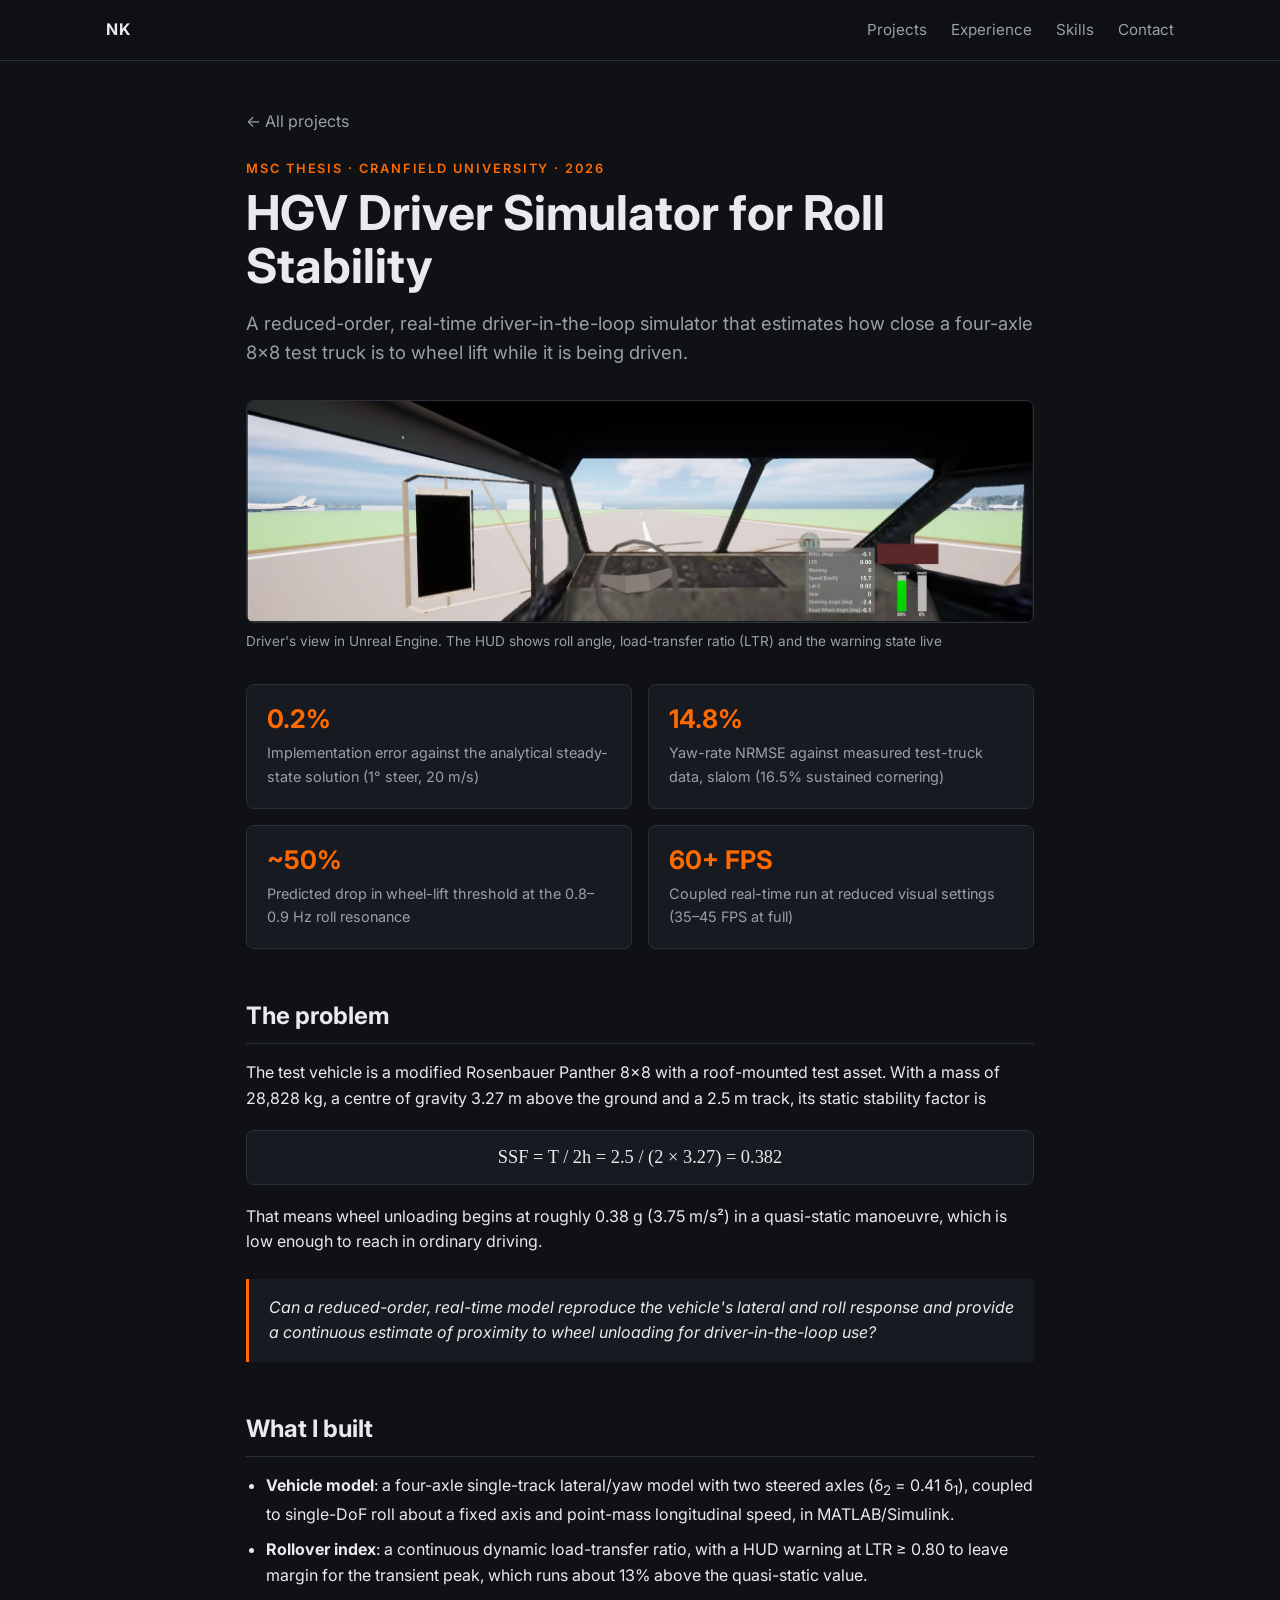
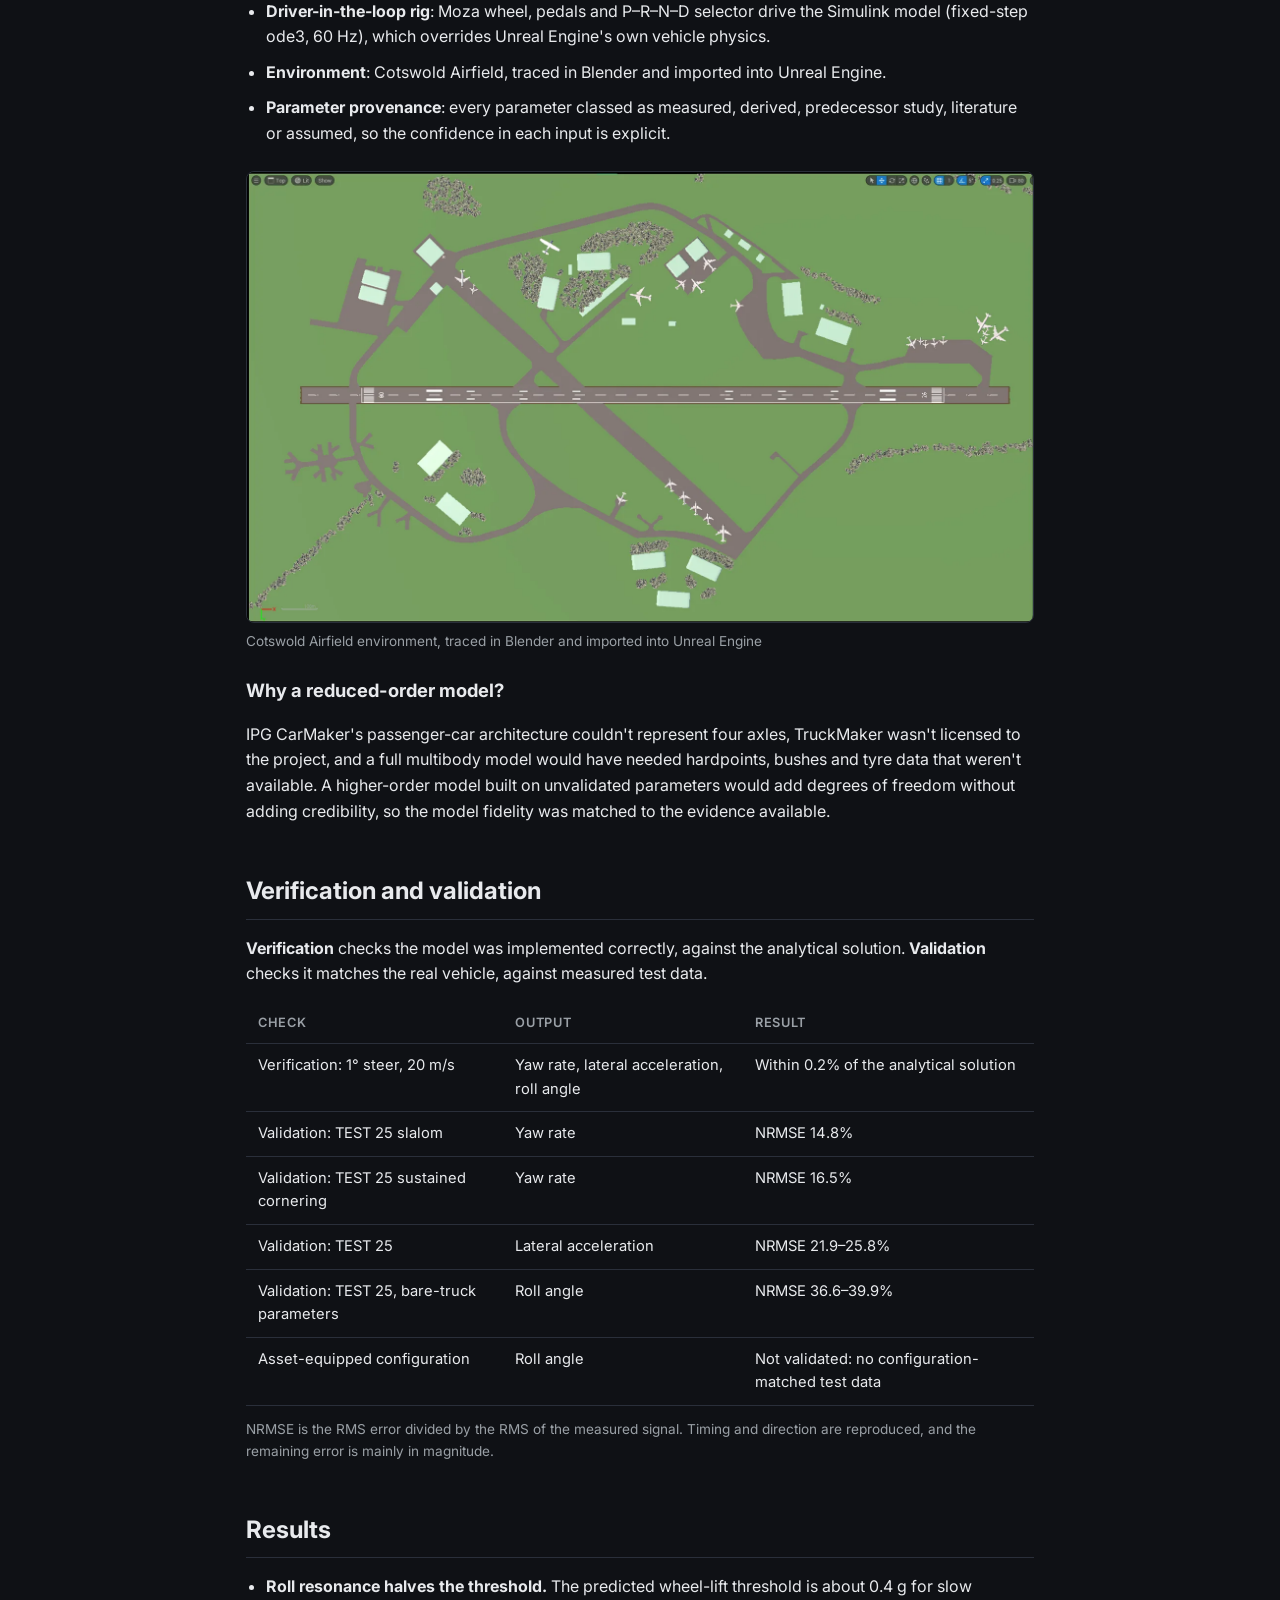
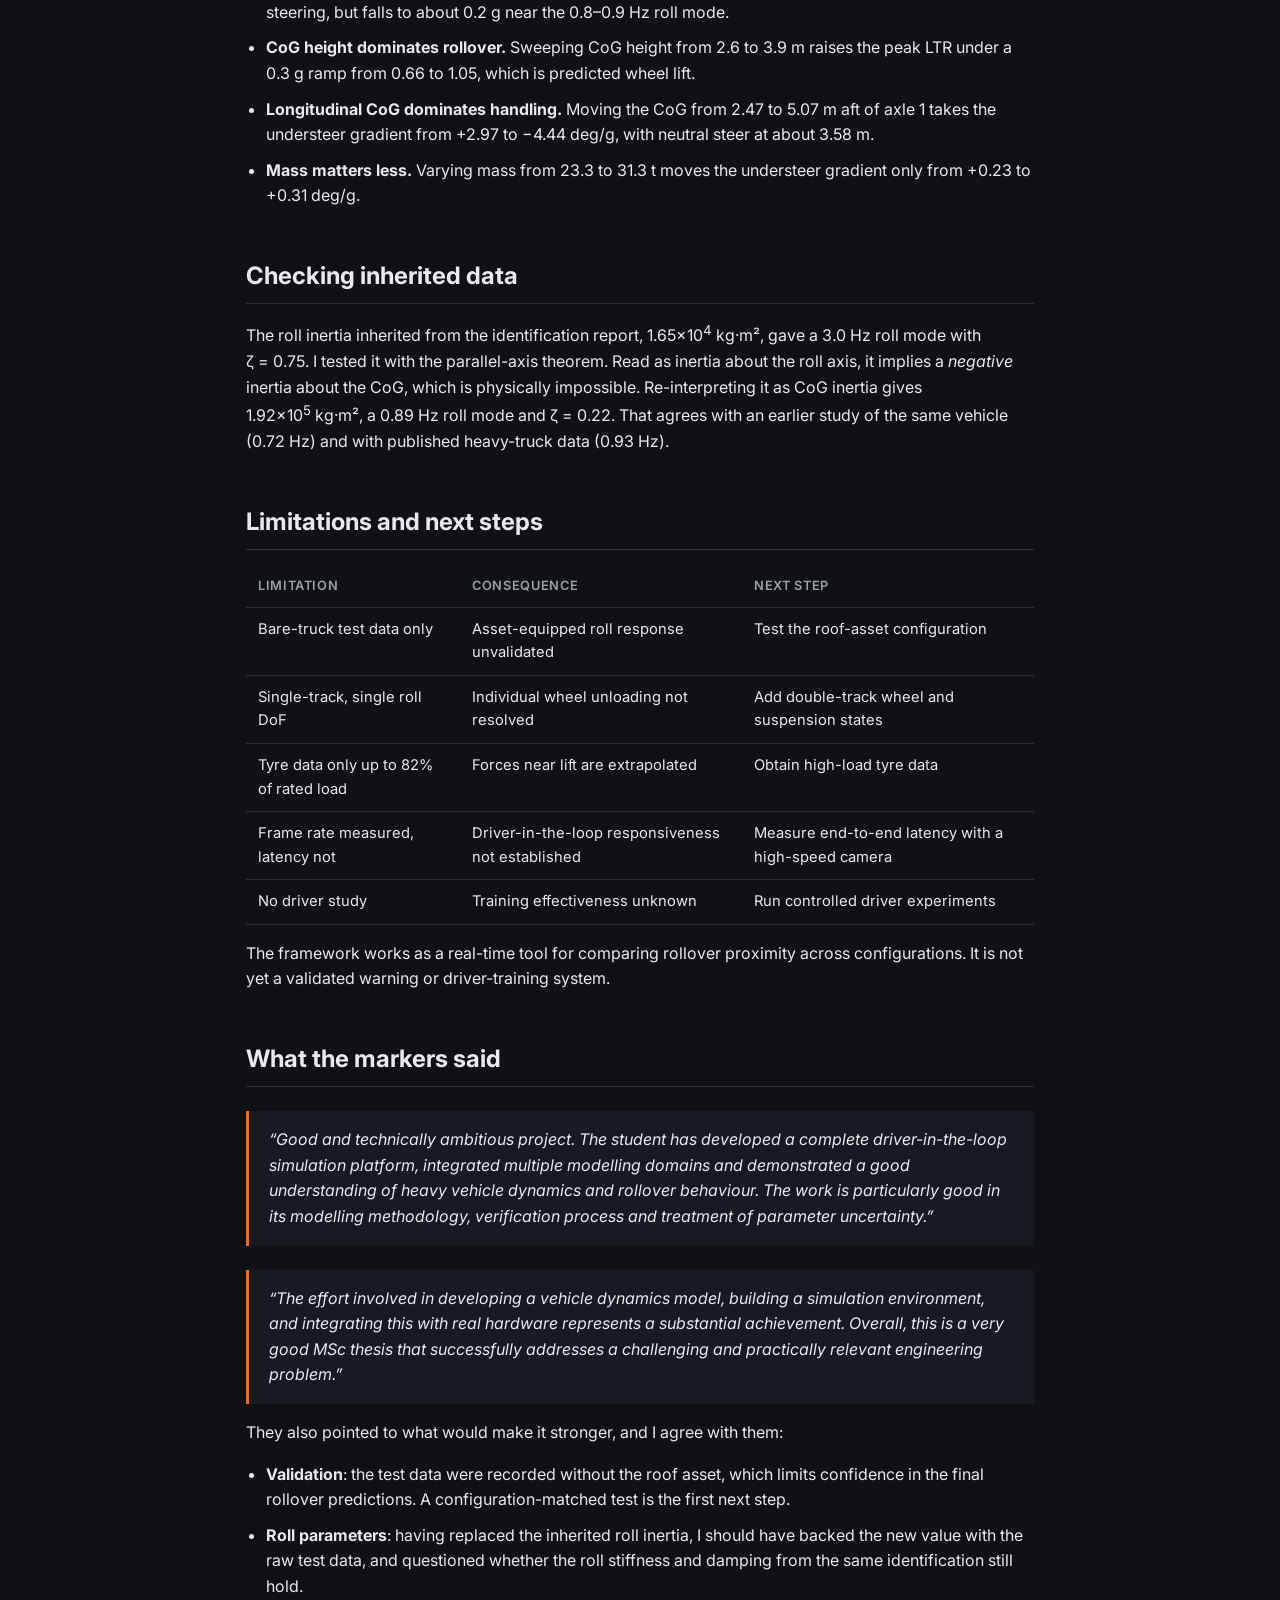
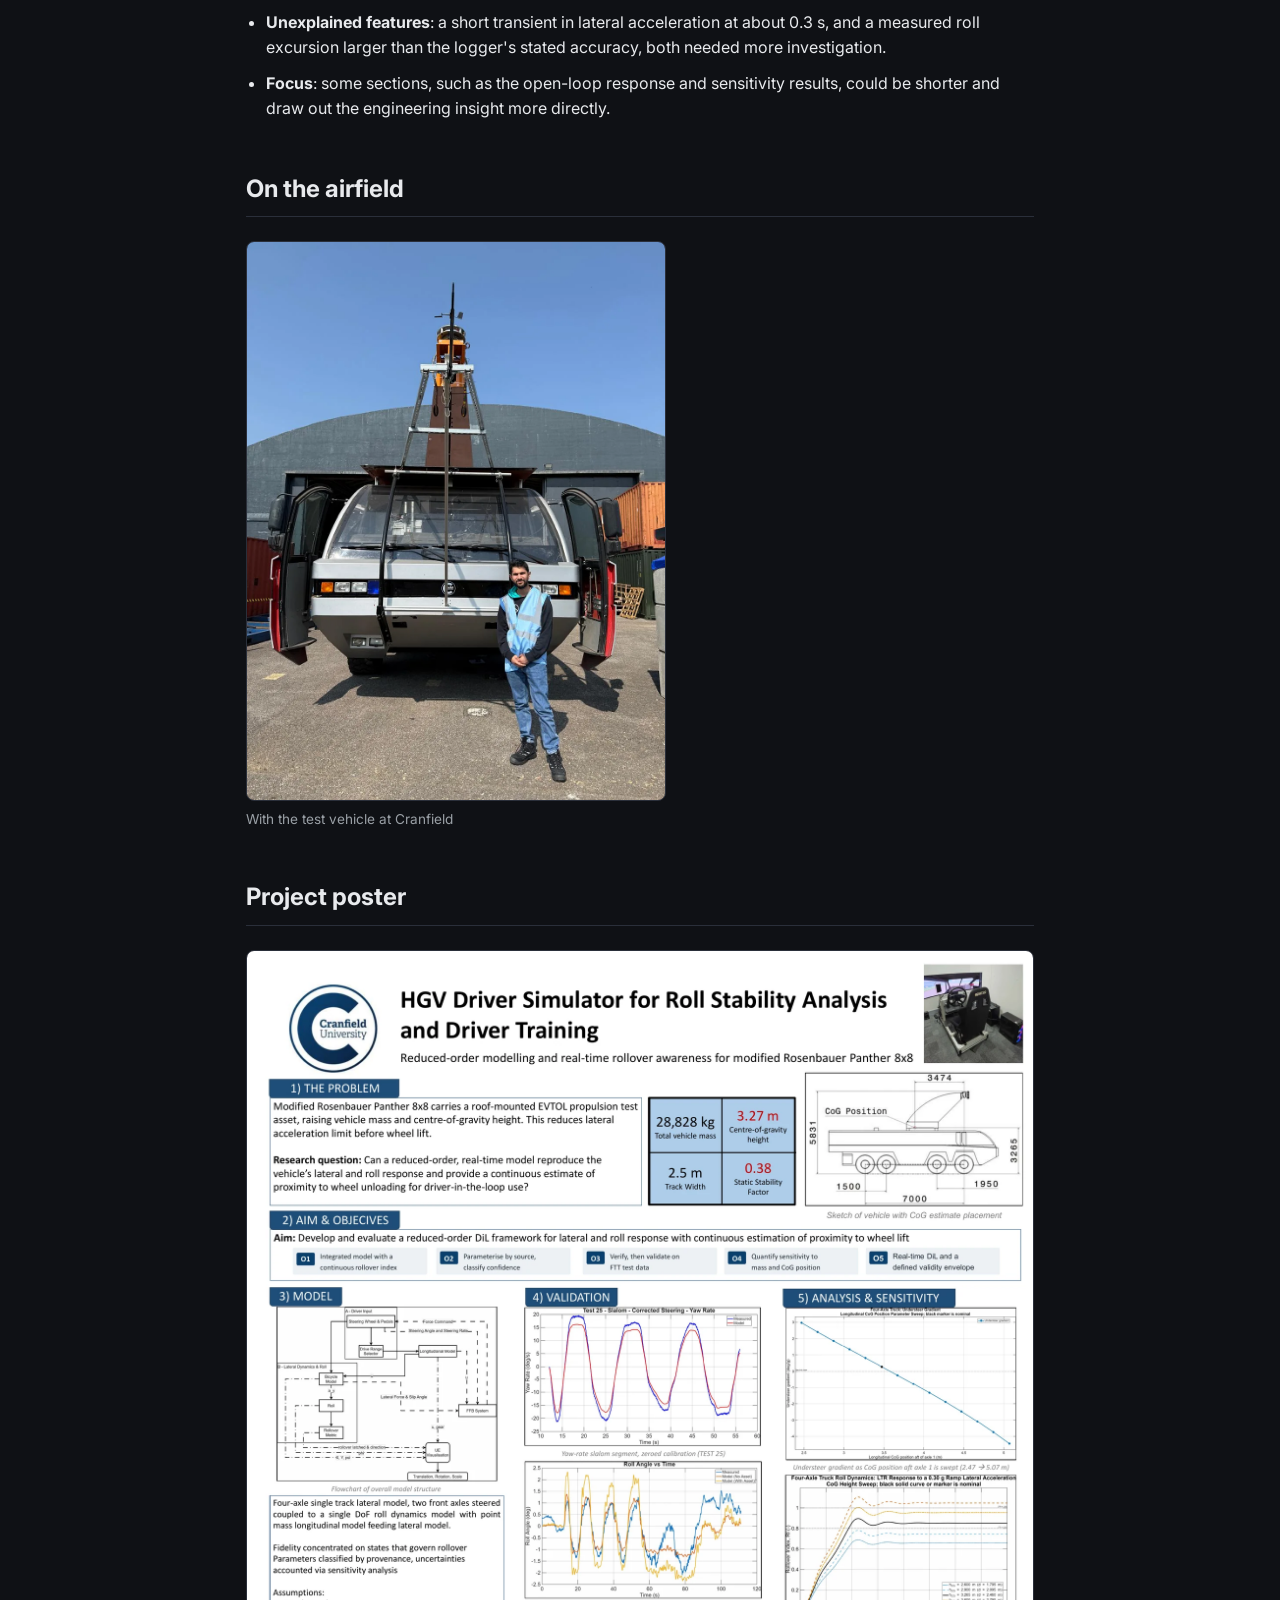
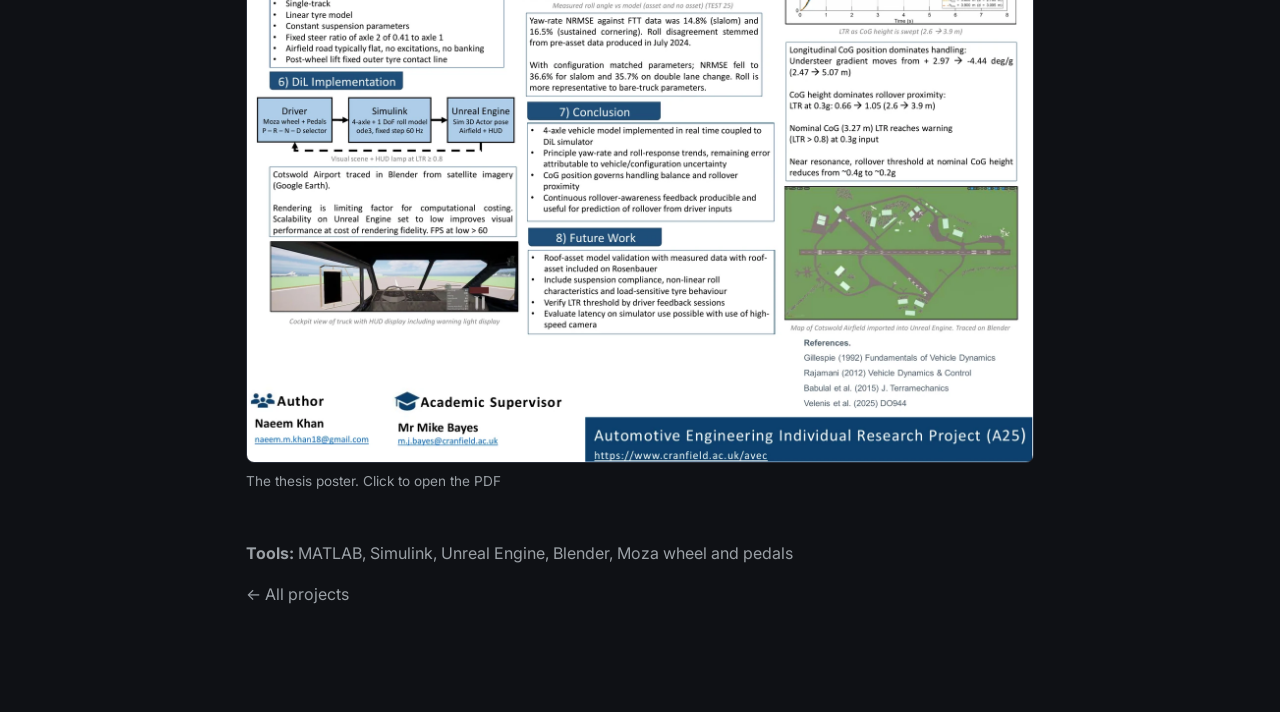
<file: projects/hgv-simulator.html>
<!DOCTYPE html>
<html lang="en-GB">
<head>
  <meta charset="UTF-8">
  <meta name="viewport" content="width=device-width, initial-scale=1.0">
  <title>HGV Driver Simulator for Roll Stability | Naeem Khan</title>
  <meta name="description" content="Real-time driver-in-the-loop simulator estimating rollover proximity for a four-axle 8x8 test truck. MSc thesis, Cranfield University, 2026.">
  <link rel="icon" href="../favicon.svg" type="image/svg+xml">
  <meta property="og:type" content="article">
  <meta property="og:title" content="HGV Driver Simulator for Roll Stability | Naeem Khan">
  <meta property="og:description" content="Real-time driver-in-the-loop simulator estimating rollover proximity for a four-axle 8x8 test truck. MSc thesis, Cranfield University, 2026.">
  <meta property="og:url" content="https://nkhan24.github.io/projects/hgv-simulator.html">
  <meta property="og:image" content="https://nkhan24.github.io/assets/images/projects/dil-cockpit.webp">
  <meta name="twitter:card" content="summary_large_image">
  <link rel="preconnect" href="https://fonts.googleapis.com">
  <link rel="preconnect" href="https://fonts.gstatic.com" crossorigin>
  <link href="https://fonts.googleapis.com/css2?family=Inter:wght@400;600;700&display=swap" rel="stylesheet">
  <link rel="stylesheet" href="../css/style.css">
</head>
<body>

  <header class="site-header">
    <nav class="nav">
      <a href="../index.html" class="nav-logo">NK</a>
      <button class="nav-toggle" type="button" aria-expanded="false" aria-controls="nav-links" aria-label="Open menu">
        <span class="nav-toggle-bar"></span>
        <span class="nav-toggle-bar"></span>
        <span class="nav-toggle-bar"></span>
      </button>
      <ul class="nav-links" id="nav-links">
        <li><a href="../index.html#projects">Projects</a></li>
        <li><a href="../index.html#experience">Experience</a></li>
        <li><a href="../index.html#skills">Skills</a></li>
        <li><a href="../index.html#contact">Contact</a></li>
      </ul>
    </nav>
  </header>

  <main class="detail">

    <!-- ===== Title block ===== -->
    <a class="back-link" href="../index.html#projects">&larr; All projects</a>
    <p class="eyebrow">MSc Thesis · Cranfield University · 2026</p>
    <h1 class="detail-title">HGV Driver Simulator for Roll Stability</h1>
    <p class="detail-lead">A reduced-order, real-time driver-in-the-loop simulator that estimates how close a four-axle 8&times;8 test truck is to wheel lift while it is being driven.</p>

    <figure class="figure">
      <img src="../assets/images/projects/dil-cockpit.webp"
           alt="Driver's view in Unreal Engine with the HUD showing roll angle, load-transfer ratio, speed and warning state"
           width="1600" height="450">
      <figcaption>Driver's view in Unreal Engine. The HUD shows roll angle, load-transfer ratio (LTR) and the warning state live</figcaption>
    </figure>

    <!-- ===== Key figures ===== -->
    <ol class="highlight-list detail-figures">
      <li><span class="hl-num">0.2%</span><span class="hl-text">Implementation error against the analytical steady-state solution (1° steer, 20&nbsp;m/s)</span></li>
      <li><span class="hl-num">14.8%</span><span class="hl-text">Yaw-rate NRMSE against measured test-truck data, slalom (16.5% sustained cornering)</span></li>
      <li><span class="hl-num">~50%</span><span class="hl-text">Predicted drop in wheel-lift threshold at the 0.8–0.9&nbsp;Hz roll resonance</span></li>
      <li><span class="hl-num">60+&nbsp;FPS</span><span class="hl-text">Coupled real-time run at reduced visual settings (35–45&nbsp;FPS at full)</span></li>
    </ol>

    <!-- ===== 1. Problem ===== -->
    <section class="detail-section">
      <h2>The problem</h2>
      <p>The test vehicle is a modified Rosenbauer Panther 8&times;8 with a roof-mounted test asset. With a mass of 28,828&nbsp;kg, a centre of gravity 3.27&nbsp;m above the ground and a 2.5&nbsp;m track, its static stability factor is</p>
      <p class="equation">SSF = T / 2h = 2.5 / (2 &times; 3.27) = 0.382</p>
      <p>That means wheel unloading begins at roughly 0.38&nbsp;g (3.75&nbsp;m/s²) in a quasi-static manoeuvre, which is low enough to reach in ordinary driving.</p>
      <blockquote class="research-q">Can a reduced-order, real-time model reproduce the vehicle's lateral and roll response and provide a continuous estimate of proximity to wheel unloading for driver-in-the-loop use?</blockquote>
    </section>

    <!-- ===== 2. What I built ===== -->
    <section class="detail-section">
      <h2>What I built</h2>
      <ul class="detail-list">
        <li><strong>Vehicle model</strong>: a four-axle single-track lateral/yaw model with two steered axles (&delta;<sub>2</sub> = 0.41&nbsp;&delta;<sub>1</sub>), coupled to single-DoF roll about a fixed axis and point-mass longitudinal speed, in MATLAB/Simulink.</li>
        <li><strong>Rollover index</strong>: a continuous dynamic load-transfer ratio, with a HUD warning at LTR&nbsp;&ge;&nbsp;0.80 to leave margin for the transient peak, which runs about 13% above the quasi-static value.</li>
        <li><strong>Driver-in-the-loop rig</strong>: Moza wheel, pedals and P–R–N–D selector drive the Simulink model (fixed-step ode3, 60&nbsp;Hz), which overrides Unreal Engine's own vehicle physics.</li>
        <li><strong>Environment</strong>: Cotswold Airfield, traced in Blender and imported into Unreal Engine.</li>
        <li><strong>Parameter provenance</strong>: every parameter classed as measured, derived, predecessor study, literature or assumed, so the confidence in each input is explicit.</li>
      </ul>

      <figure class="figure">
        <img src="../assets/images/projects/dil-airfield.webp"
             alt="Top-down view of the Cotswold Airfield environment modelled in Blender and imported into Unreal Engine"
             width="1600" height="916" loading="lazy">
        <figcaption>Cotswold Airfield environment, traced in Blender and imported into Unreal Engine</figcaption>
      </figure>

      <h3>Why a reduced-order model?</h3>
      <p>IPG CarMaker's passenger-car architecture couldn't represent four axles, TruckMaker wasn't licensed to the project, and a full multibody model would have needed hardpoints, bushes and tyre data that weren't available. A higher-order model built on unvalidated parameters would add degrees of freedom without adding credibility, so the model fidelity was matched to the evidence available.</p>
    </section>

    <!-- ===== 3. Verification & validation ===== -->
    <section class="detail-section">
      <h2>Verification and validation</h2>
      <p><strong>Verification</strong> checks the model was implemented correctly, against the analytical solution. <strong>Validation</strong> checks it matches the real vehicle, against measured test data.</p>
      <div class="table-wrap">
        <table class="data-table">
          <thead>
            <tr><th>Check</th><th>Output</th><th>Result</th></tr>
          </thead>
          <tbody>
            <tr><td>Verification: 1° steer, 20&nbsp;m/s</td><td>Yaw rate, lateral acceleration, roll angle</td><td>Within 0.2% of the analytical solution</td></tr>
            <tr><td>Validation: TEST&nbsp;25 slalom</td><td>Yaw rate</td><td>NRMSE 14.8%</td></tr>
            <tr><td>Validation: TEST&nbsp;25 sustained cornering</td><td>Yaw rate</td><td>NRMSE 16.5%</td></tr>
            <tr><td>Validation: TEST&nbsp;25</td><td>Lateral acceleration</td><td>NRMSE 21.9–25.8%</td></tr>
            <tr><td>Validation: TEST&nbsp;25, bare-truck parameters</td><td>Roll angle</td><td>NRMSE 36.6–39.9%</td></tr>
            <tr><td>Asset-equipped configuration</td><td>Roll angle</td><td>Not validated: no configuration-matched test data</td></tr>
          </tbody>
        </table>
      </div>
      <p class="note">NRMSE is the RMS error divided by the RMS of the measured signal. Timing and direction are reproduced, and the remaining error is mainly in magnitude.</p>
    </section>

    <!-- ===== 4. Results ===== -->
    <section class="detail-section">
      <h2>Results</h2>
      <ul class="detail-list">
        <li><strong>Roll resonance halves the threshold.</strong> The predicted wheel-lift threshold is about 0.4&nbsp;g for slow steering, but falls to about 0.2&nbsp;g near the 0.8–0.9&nbsp;Hz roll mode.</li>
        <li><strong>CoG height dominates rollover.</strong> Sweeping CoG height from 2.6 to 3.9&nbsp;m raises the peak LTR under a 0.3&nbsp;g ramp from 0.66 to 1.05, which is predicted wheel lift.</li>
        <li><strong>Longitudinal CoG dominates handling.</strong> Moving the CoG from 2.47 to 5.07&nbsp;m aft of axle 1 takes the understeer gradient from +2.97 to &minus;4.44&nbsp;deg/g, with neutral steer at about 3.58&nbsp;m.</li>
        <li><strong>Mass matters less.</strong> Varying mass from 23.3 to 31.3&nbsp;t moves the understeer gradient only from +0.23 to +0.31&nbsp;deg/g.</li>
      </ul>
    </section>

    <!-- ===== 5. Engineering judgement ===== -->
    <section class="detail-section">
      <h2>Checking inherited data</h2>
      <p>The roll inertia inherited from the identification report, 1.65&times;10<sup>4</sup>&nbsp;kg&middot;m², gave a 3.0&nbsp;Hz roll mode with &zeta;&nbsp;=&nbsp;0.75. I tested it with the parallel-axis theorem. Read as inertia about the roll axis, it implies a <em>negative</em> inertia about the CoG, which is physically impossible. Re-interpreting it as CoG inertia gives 1.92&times;10<sup>5</sup>&nbsp;kg&middot;m², a 0.89&nbsp;Hz roll mode and &zeta;&nbsp;=&nbsp;0.22. That agrees with an earlier study of the same vehicle (0.72&nbsp;Hz) and with published heavy-truck data (0.93&nbsp;Hz).</p>
    </section>

    <!-- ===== 6. Limits ===== -->
    <section class="detail-section">
      <h2>Limitations and next steps</h2>
      <div class="table-wrap">
        <table class="data-table">
          <thead>
            <tr><th>Limitation</th><th>Consequence</th><th>Next step</th></tr>
          </thead>
          <tbody>
            <tr><td>Bare-truck test data only</td><td>Asset-equipped roll response unvalidated</td><td>Test the roof-asset configuration</td></tr>
            <tr><td>Single-track, single roll DoF</td><td>Individual wheel unloading not resolved</td><td>Add double-track wheel and suspension states</td></tr>
            <tr><td>Tyre data only up to 82% of rated load</td><td>Forces near lift are extrapolated</td><td>Obtain high-load tyre data</td></tr>
            <tr><td>Frame rate measured, latency not</td><td>Driver-in-the-loop responsiveness not established</td><td>Measure end-to-end latency with a high-speed camera</td></tr>
            <tr><td>No driver study</td><td>Training effectiveness unknown</td><td>Run controlled driver experiments</td></tr>
          </tbody>
        </table>
      </div>
      <p>The framework works as a real-time tool for comparing rollover proximity across configurations. It is not yet a validated warning or driver-training system.</p>
    </section>

    <!-- ===== Marker feedback ===== -->
    <section class="detail-section">
      <h2>What the markers said</h2>
      <blockquote class="research-q">&ldquo;Good and technically ambitious project. The student has developed a complete driver-in-the-loop simulation platform, integrated multiple modelling domains and demonstrated a good understanding of heavy vehicle dynamics and rollover behaviour. The work is particularly good in its modelling methodology, verification process and treatment of parameter uncertainty.&rdquo;</blockquote>
      <blockquote class="research-q">&ldquo;The effort involved in developing a vehicle dynamics model, building a simulation environment, and integrating this with real hardware represents a substantial achievement. Overall, this is a very good MSc thesis that successfully addresses a challenging and practically relevant engineering problem.&rdquo;</blockquote>
      <p>They also pointed to what would make it stronger, and I agree with them:</p>
      <ul class="detail-list">
        <li><strong>Validation</strong>: the test data were recorded without the roof asset, which limits confidence in the final rollover predictions. A configuration-matched test is the first next step.</li>
        <li><strong>Roll parameters</strong>: having replaced the inherited roll inertia, I should have backed the new value with the raw test data, and questioned whether the roll stiffness and damping from the same identification still hold.</li>
        <li><strong>Unexplained features</strong>: a short transient in lateral acceleration at about 0.3&nbsp;s, and a measured roll excursion larger than the logger's stated accuracy, both needed more investigation.</li>
        <li><strong>Focus</strong>: some sections, such as the open-loop response and sensitivity results, could be shorter and draw out the engineering insight more directly.</li>
      </ul>
    </section>

    <!-- ===== 7. Gallery ===== -->
    <section class="detail-section">
      <h2>On the airfield</h2>
      <figure class="figure figure--narrow">
        <img src="../assets/images/projects/dil-truck.webp"
             alt="Naeem Khan standing in front of the 8x8 test truck"
             width="960" height="1280" loading="lazy">
        <figcaption>With the test vehicle at Cranfield</figcaption>
      </figure>
    </section>

    <section class="detail-section">
      <h2>Project poster</h2>
      <figure class="figure">
        <a href="../assets/pdf/IRP-Poster.pdf" target="_blank" rel="noopener">
          <img src="../assets/images/projects/irp-poster.webp"
               alt="Thesis poster for the HGV driver-in-the-loop roll-stability simulator: aims, vehicle model, validation results and conclusions"
               width="1600" height="2262" loading="lazy">
        </a>
        <figcaption>The thesis poster. Click to open the PDF</figcaption>
      </figure>
    </section>

    <p class="detail-tools"><strong>Tools:</strong> MATLAB, Simulink, Unreal Engine, Blender, Moza wheel and pedals</p>
    <a class="back-link" href="../index.html#projects">&larr; All projects</a>

  </main>
  <script src="../js/main.js"></script>
</body>
</html>
</file>
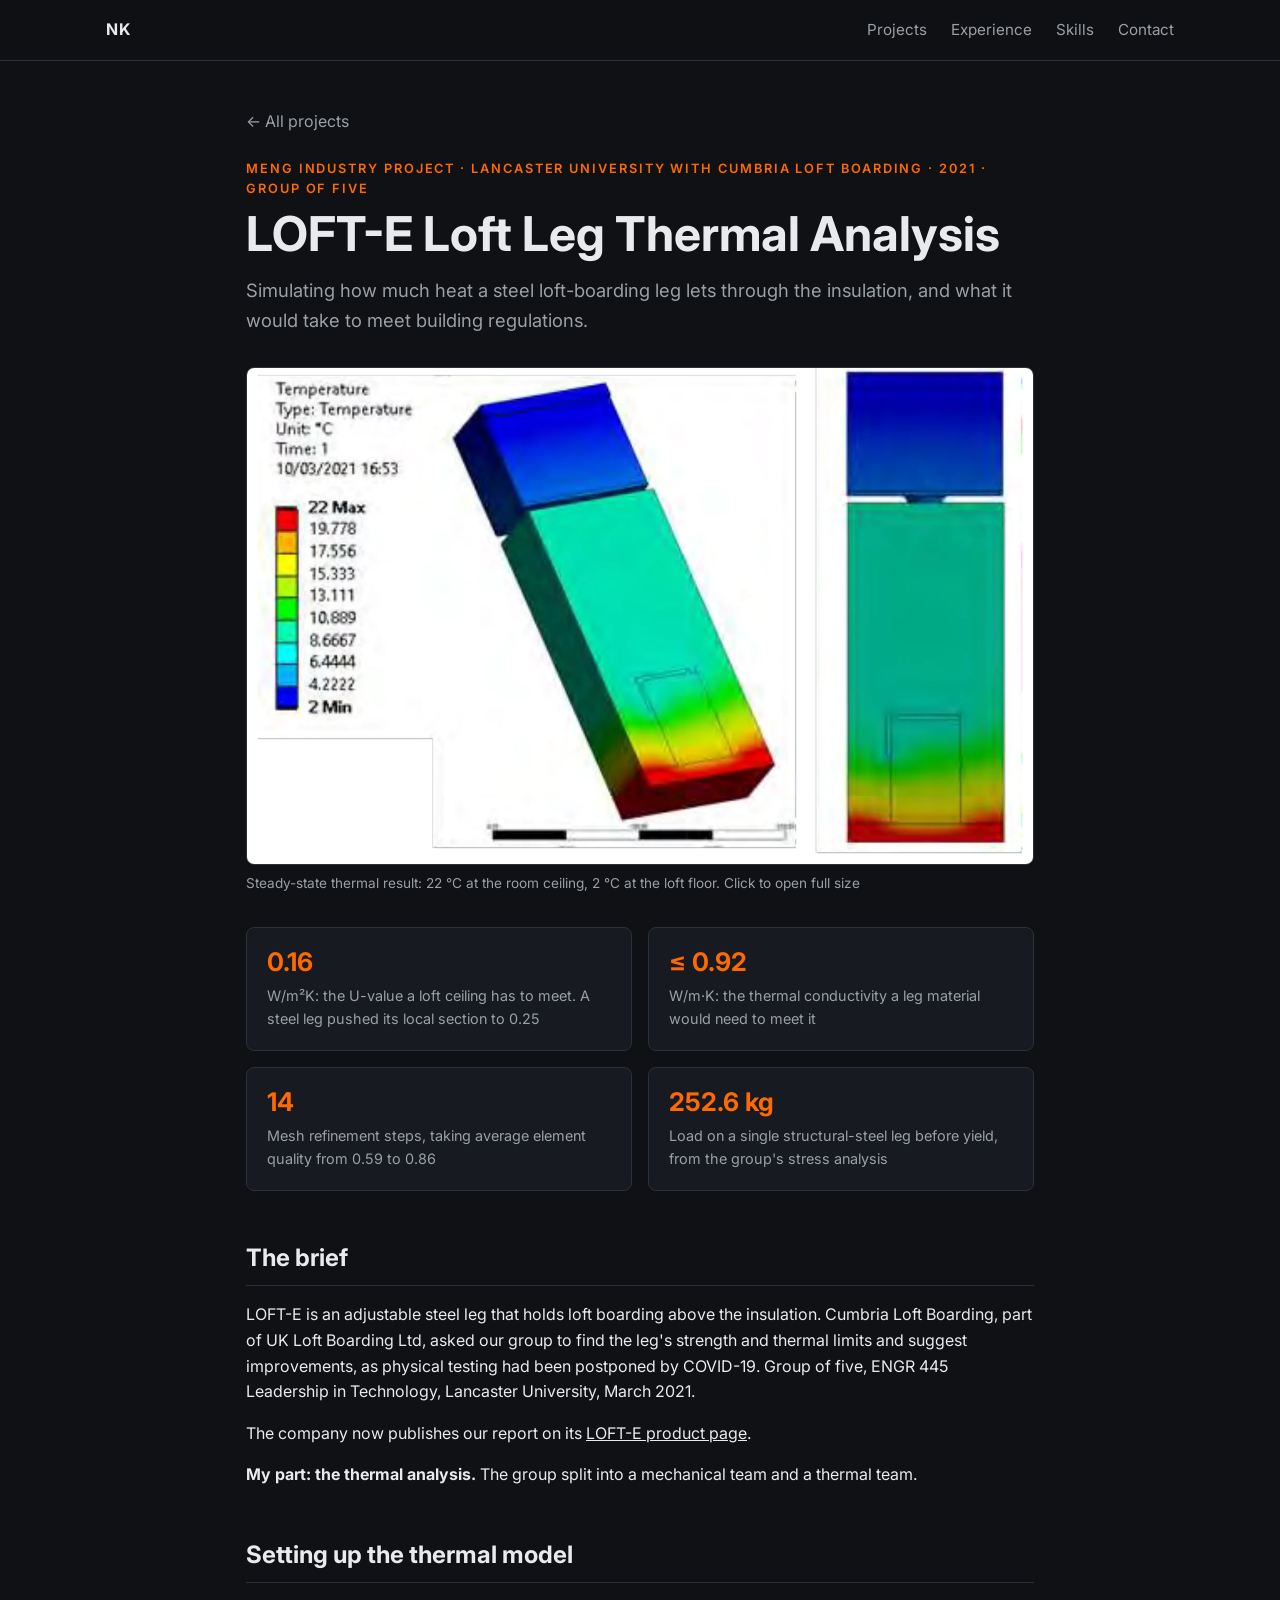
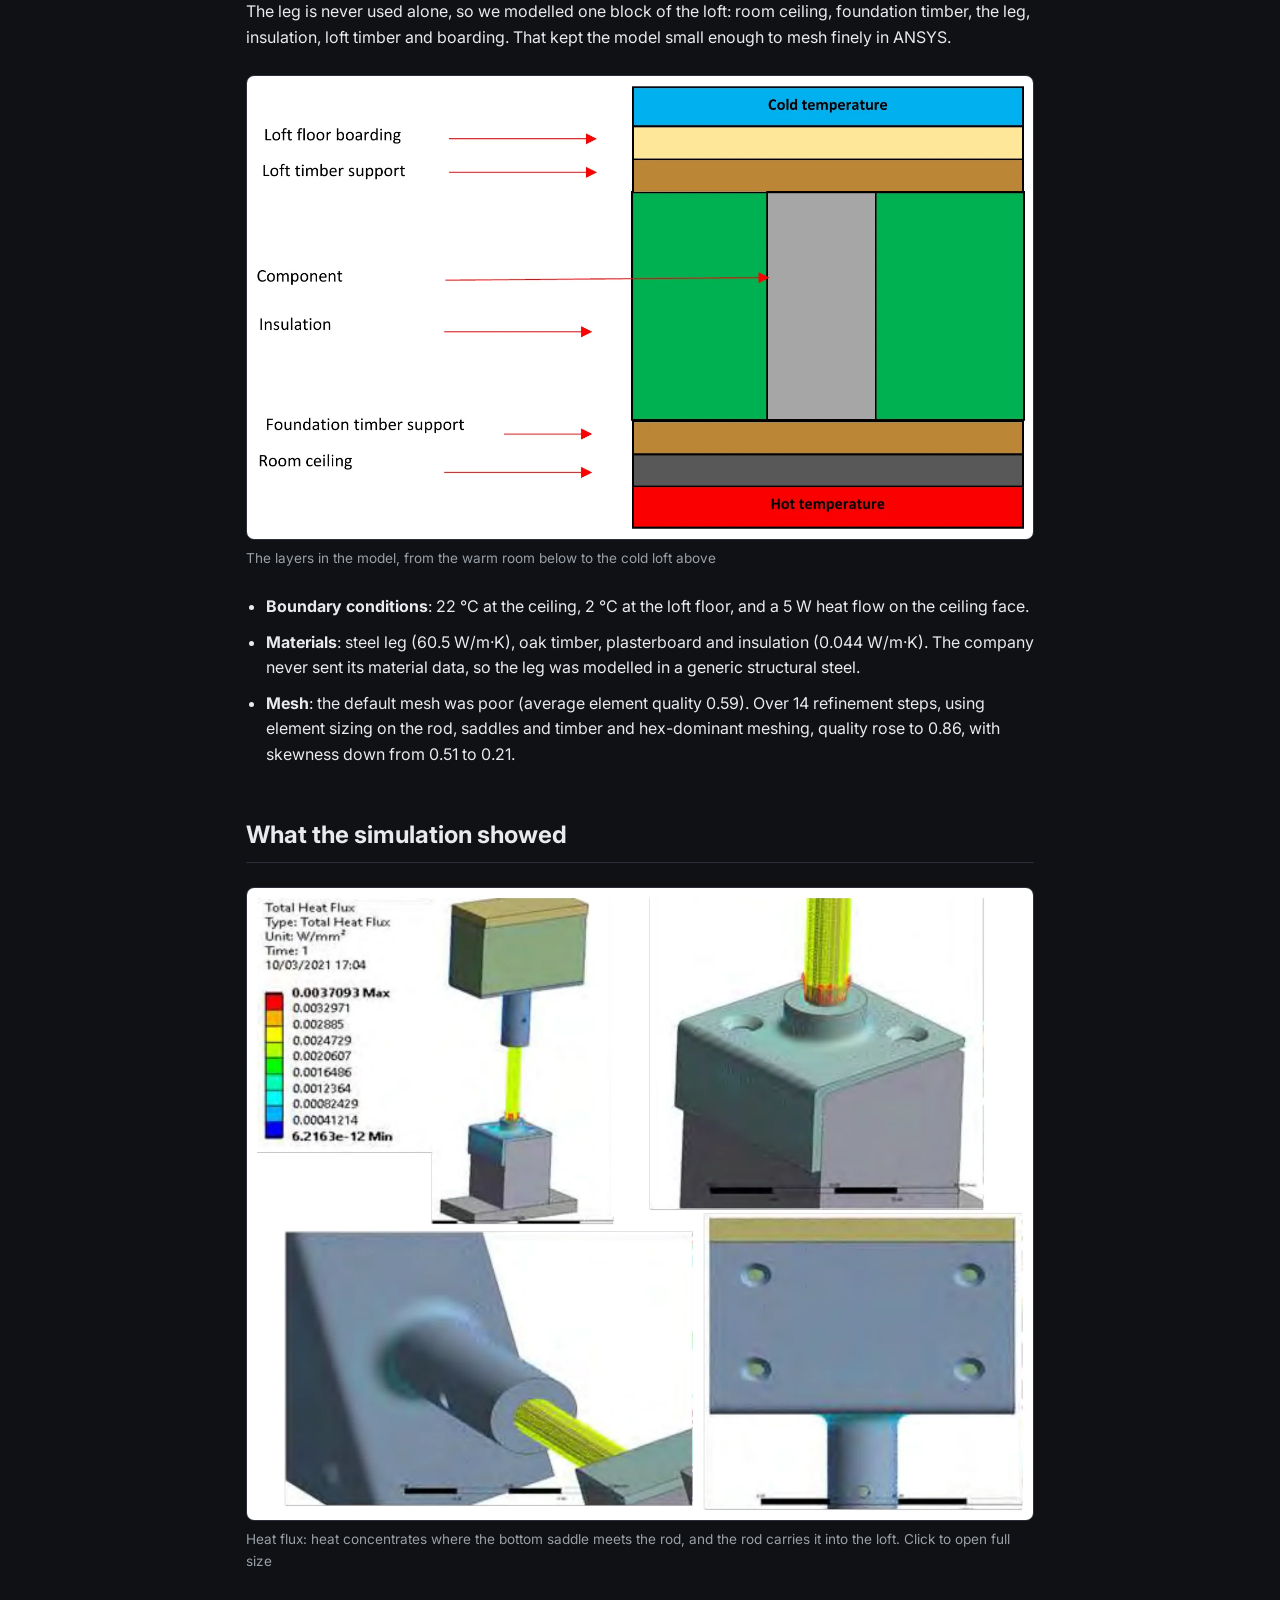
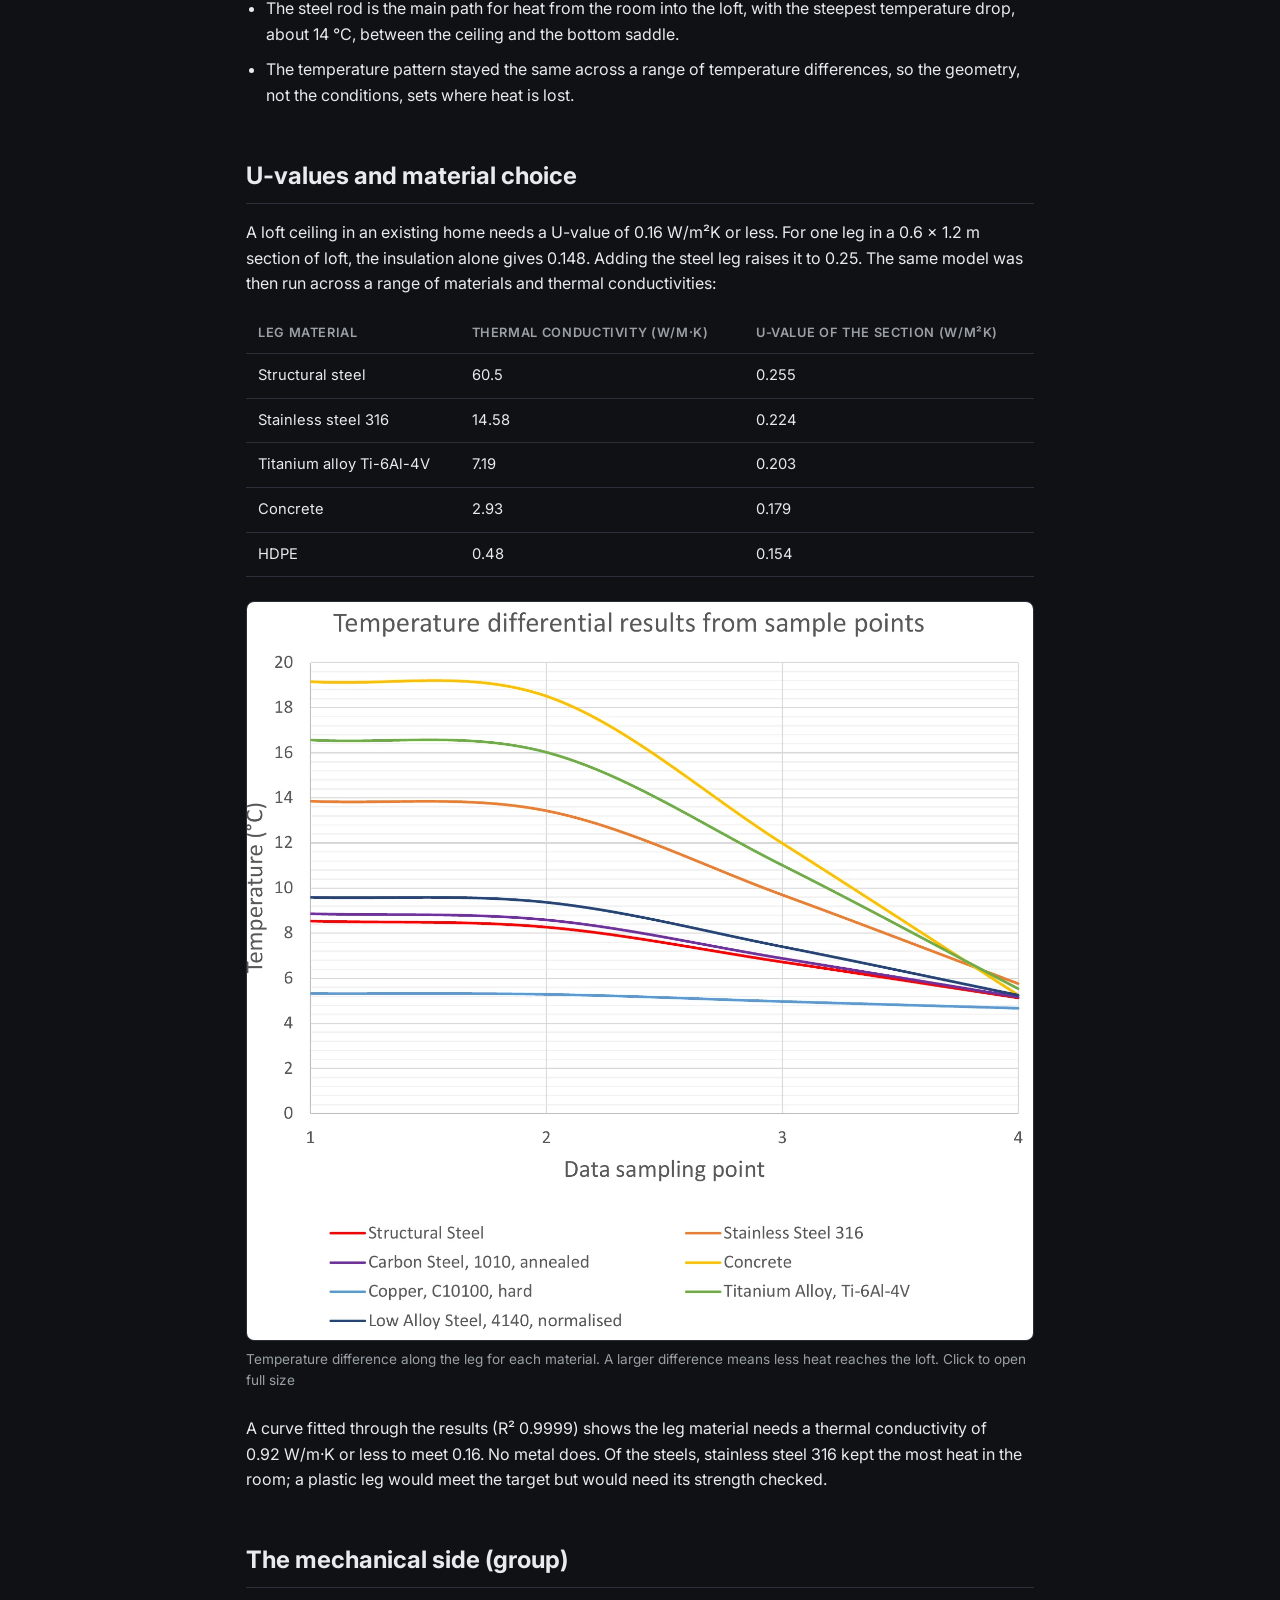
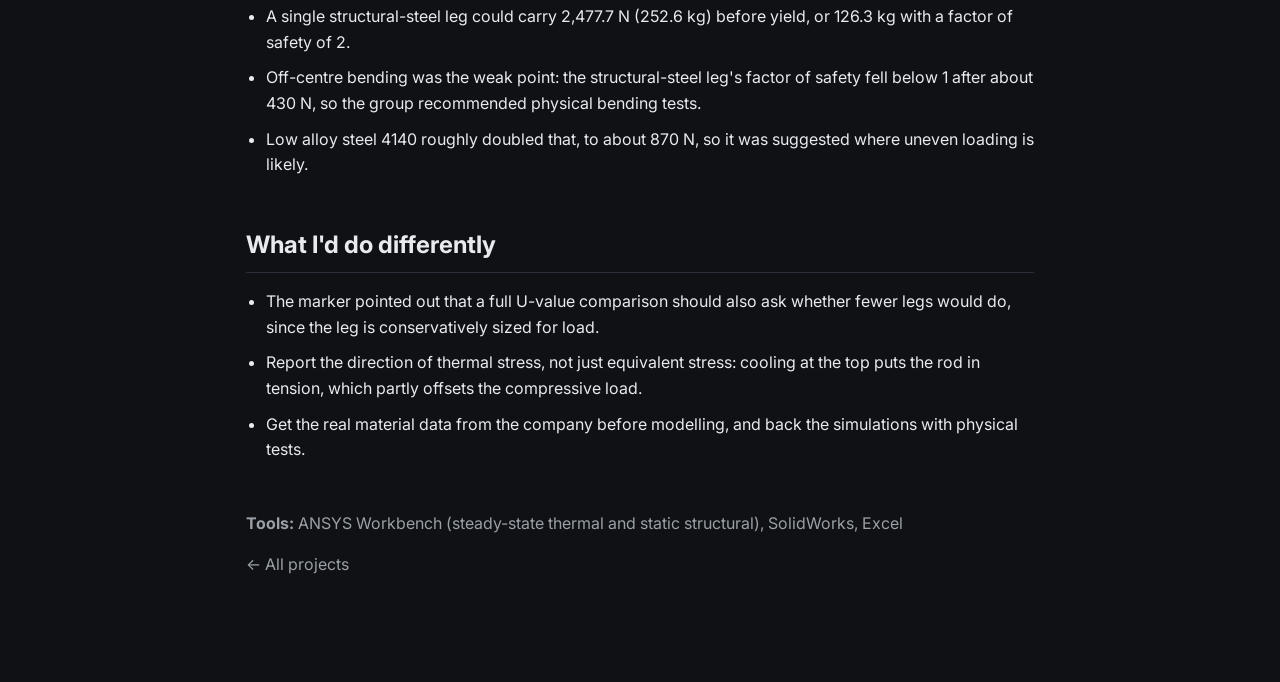
<file: projects/loft-e.html>
<!DOCTYPE html>
<html lang="en-GB">
<head>
  <meta charset="UTF-8">
  <meta name="viewport" content="width=device-width, initial-scale=1.0">
  <title>LOFT-E Loft Leg Thermal Analysis | Naeem Khan</title>
  <meta name="description" content="ENGR 445 group project with Cumbria Loft Boarding: ANSYS steady-state thermal simulation and U-value analysis of the LOFT-E raised loft leg. The report is published on the company's product page.">
  <link rel="icon" href="../favicon.svg" type="image/svg+xml">
  <meta property="og:type" content="article">
  <meta property="og:title" content="LOFT-E Loft Leg Thermal Analysis | Naeem Khan">
  <meta property="og:description" content="ENGR 445 group project with Cumbria Loft Boarding: ANSYS steady-state thermal simulation and U-value analysis of the LOFT-E raised loft leg. The report is published on the company's product page.">
  <meta property="og:url" content="https://nkhan24.github.io/projects/loft-e.html">
  <meta property="og:image" content="https://nkhan24.github.io/assets/images/projects/loft-e-temperature.webp">
  <meta name="twitter:card" content="summary_large_image">
  <link rel="preconnect" href="https://fonts.googleapis.com">
  <link rel="preconnect" href="https://fonts.gstatic.com" crossorigin>
  <link href="https://fonts.googleapis.com/css2?family=Inter:wght@400;600;700&display=swap" rel="stylesheet">
  <link rel="stylesheet" href="../css/style.css">
</head>
<body>

  <header class="site-header">
    <nav class="nav">
      <a href="../index.html" class="nav-logo">NK</a>
      <button class="nav-toggle" type="button" aria-expanded="false" aria-controls="nav-links" aria-label="Open menu">
        <span class="nav-toggle-bar"></span>
        <span class="nav-toggle-bar"></span>
        <span class="nav-toggle-bar"></span>
      </button>
      <ul class="nav-links" id="nav-links">
        <li><a href="../index.html#projects">Projects</a></li>
        <li><a href="../index.html#experience">Experience</a></li>
        <li><a href="../index.html#skills">Skills</a></li>
        <li><a href="../index.html#contact">Contact</a></li>
      </ul>
    </nav>
  </header>

  <main class="detail">

    <a class="back-link" href="../index.html#projects">&larr; All projects</a>
    <p class="eyebrow">MEng Industry Project · Lancaster University with Cumbria Loft Boarding · 2021 · Group of five</p>
    <h1 class="detail-title">LOFT-E Loft Leg Thermal Analysis</h1>
    <p class="detail-lead">Simulating how much heat a steel loft-boarding leg lets through the insulation, and what it would take to meet building regulations.</p>
    <figure class="figure">
      <a href="../assets/images/projects/loft-e-temperature.webp" target="_blank" rel="noopener">
        <img src="../assets/images/projects/loft-e-temperature.webp"
             alt="ANSYS steady-state thermal result for a section of loft with the LOFT-E leg, timber and insulation, running from 22 degrees at the ceiling to 2 degrees at the loft floor"
             width="1508" height="951" loading="lazy">
      </a>
      <figcaption>Steady-state thermal result: 22&nbsp;&deg;C at the room ceiling, 2&nbsp;&deg;C at the loft floor. Click to open full size</figcaption>
    </figure>
    <ol class="highlight-list detail-figures">
      <li><span class="hl-num">0.16</span><span class="hl-text">W/m&sup2;K: the U-value a loft ceiling has to meet. A steel leg pushed its local section to 0.25</span></li>
      <li><span class="hl-num">&le;&nbsp;0.92</span><span class="hl-text">W/m&middot;K: the thermal conductivity a leg material would need to meet it</span></li>
      <li><span class="hl-num">14</span><span class="hl-text">Mesh refinement steps, taking average element quality from 0.59 to 0.86</span></li>
      <li><span class="hl-num">252.6&nbsp;kg</span><span class="hl-text">Load on a single structural-steel leg before yield, from the group's stress analysis</span></li>
    </ol>
    <section class="detail-section">
      <h2>The brief</h2>
      <p>LOFT-E is an adjustable steel leg that holds loft boarding above the insulation. Cumbria Loft Boarding, part of UK Loft Boarding Ltd, asked our group to find the leg's strength and thermal limits and suggest improvements, as physical testing had been postponed by COVID-19. Group of five, ENGR&nbsp;445 Leadership in Technology, Lancaster University, March 2021.</p>
      <p>The company now publishes our report on its <a href="https://lancasterloftboarding.co.uk/loft-e" target="_blank" rel="noopener">LOFT-E product page</a>.</p>
      <p><strong>My part: the thermal analysis.</strong> The group split into a mechanical team and a thermal team.</p>
    </section>
    <section class="detail-section">
      <h2>Setting up the thermal model</h2>
      <p>The leg is never used alone, so we modelled one block of the loft: room ceiling, foundation timber, the leg, insulation, loft timber and boarding. That kept the model small enough to mesh finely in ANSYS.</p>
    <figure class="figure figure--chart">
      <a href="../assets/images/projects/loft-e-setup.webp" target="_blank" rel="noopener">
        <img src="../assets/images/projects/loft-e-setup.webp"
             alt="Diagram of the layers in the thermal model: room ceiling, foundation timber support, component surrounded by insulation, loft timber support and loft floor boarding, hot at the bottom and cold at the top"
             width="1512" height="892" loading="lazy">
      </a>
      <figcaption>The layers in the model, from the warm room below to the cold loft above</figcaption>
    </figure>
      <ul class="detail-list">
        <li><strong>Boundary conditions</strong>: 22&nbsp;&deg;C at the ceiling, 2&nbsp;&deg;C at the loft floor, and a 5&nbsp;W heat flow on the ceiling face.</li>
        <li><strong>Materials</strong>: steel leg (60.5&nbsp;W/m&middot;K), oak timber, plasterboard and insulation (0.044&nbsp;W/m&middot;K). The company never sent its material data, so the leg was modelled in a generic structural steel.</li>
        <li><strong>Mesh</strong>: the default mesh was poor (average element quality 0.59). Over 14 refinement steps, using element sizing on the rod, saddles and timber and hex-dominant meshing, quality rose to 0.86, with skewness down from 0.51 to 0.21.</li>
      </ul>
    </section>
    <section class="detail-section">
      <h2>What the simulation showed</h2>
    <figure class="figure">
      <a href="../assets/images/projects/loft-e-heat-flux.webp" target="_blank" rel="noopener">
        <img src="../assets/images/projects/loft-e-heat-flux.webp"
             alt="Total heat flux plots of the LOFT-E leg, showing heat concentrating where the bottom saddle meets the rod and running up the rod"
             width="1529" height="1229" loading="lazy">
      </a>
      <figcaption>Heat flux: heat concentrates where the bottom saddle meets the rod, and the rod carries it into the loft. Click to open full size</figcaption>
    </figure>
      <ul class="detail-list">
        <li>The steel rod is the main path for heat from the room into the loft, with the steepest temperature drop, about 14&nbsp;&deg;C, between the ceiling and the bottom saddle.</li>
        <li>The temperature pattern stayed the same across a range of temperature differences, so the geometry, not the conditions, sets where heat is lost.</li>
      </ul>
    </section>
    <section class="detail-section">
      <h2>U-values and material choice</h2>
      <p>A loft ceiling in an existing home needs a U-value of 0.16&nbsp;W/m&sup2;K or less. For one leg in a 0.6&nbsp;&times;&nbsp;1.2&nbsp;m section of loft, the insulation alone gives 0.148. Adding the steel leg raises it to 0.25. The same model was then run across a range of materials and thermal conductivities:</p>
      <div class="table-wrap">
        <table class="data-table">
          <thead><tr><th>Leg material</th><th>Thermal conductivity (W/m&middot;K)</th><th>U-value of the section (W/m&sup2;K)</th></tr></thead>
          <tbody>
            <tr><td>Structural steel</td><td>60.5</td><td>0.255</td></tr>
            <tr><td>Stainless steel 316</td><td>14.58</td><td>0.224</td></tr>
            <tr><td>Titanium alloy Ti-6Al-4V</td><td>7.19</td><td>0.203</td></tr>
            <tr><td>Concrete</td><td>2.93</td><td>0.179</td></tr>
            <tr><td>HDPE</td><td>0.48</td><td>0.154</td></tr>
          </tbody>
        </table>
      </div>
    <figure class="figure figure--chart">
      <a href="../assets/images/projects/loft-e-materials.webp" target="_blank" rel="noopener">
        <img src="../assets/images/projects/loft-e-materials.webp"
             alt="Chart of temperature difference at four sample points along the leg for seven materials, with concrete, titanium and stainless steel holding the largest temperature differences"
             width="1542" height="1447" loading="lazy">
      </a>
      <figcaption>Temperature difference along the leg for each material. A larger difference means less heat reaches the loft. Click to open full size</figcaption>
    </figure>
      <p>A curve fitted through the results (R&sup2;&nbsp;0.9999) shows the leg material needs a thermal conductivity of 0.92&nbsp;W/m&middot;K or less to meet 0.16. No metal does. Of the steels, stainless steel 316 kept the most heat in the room; a plastic leg would meet the target but would need its strength checked.</p>
    </section>
    <section class="detail-section">
      <h2>The mechanical side (group)</h2>
      <ul class="detail-list">
        <li>A single structural-steel leg could carry 2,477.7&nbsp;N (252.6&nbsp;kg) before yield, or 126.3&nbsp;kg with a factor of safety of 2.</li>
        <li>Off-centre bending was the weak point: the structural-steel leg's factor of safety fell below 1 after about 430&nbsp;N, so the group recommended physical bending tests.</li>
        <li>Low alloy steel 4140 roughly doubled that, to about 870&nbsp;N, so it was suggested where uneven loading is likely.</li>
      </ul>
    </section>
    <section class="detail-section">
      <h2>What I'd do differently</h2>
      <ul class="detail-list">
        <li>The marker pointed out that a full U-value comparison should also ask whether fewer legs would do, since the leg is conservatively sized for load.</li>
        <li>Report the direction of thermal stress, not just equivalent stress: cooling at the top puts the rod in tension, which partly offsets the compressive load.</li>
        <li>Get the real material data from the company before modelling, and back the simulations with physical tests.</li>
      </ul>
    </section>
    <p class="detail-tools"><strong>Tools:</strong> ANSYS Workbench (steady-state thermal and static structural), SolidWorks, Excel</p>
    <a class="back-link" href="../index.html#projects">&larr; All projects</a>

  </main>
  <script src="../js/main.js"></script>
</body>
</html>
</file>
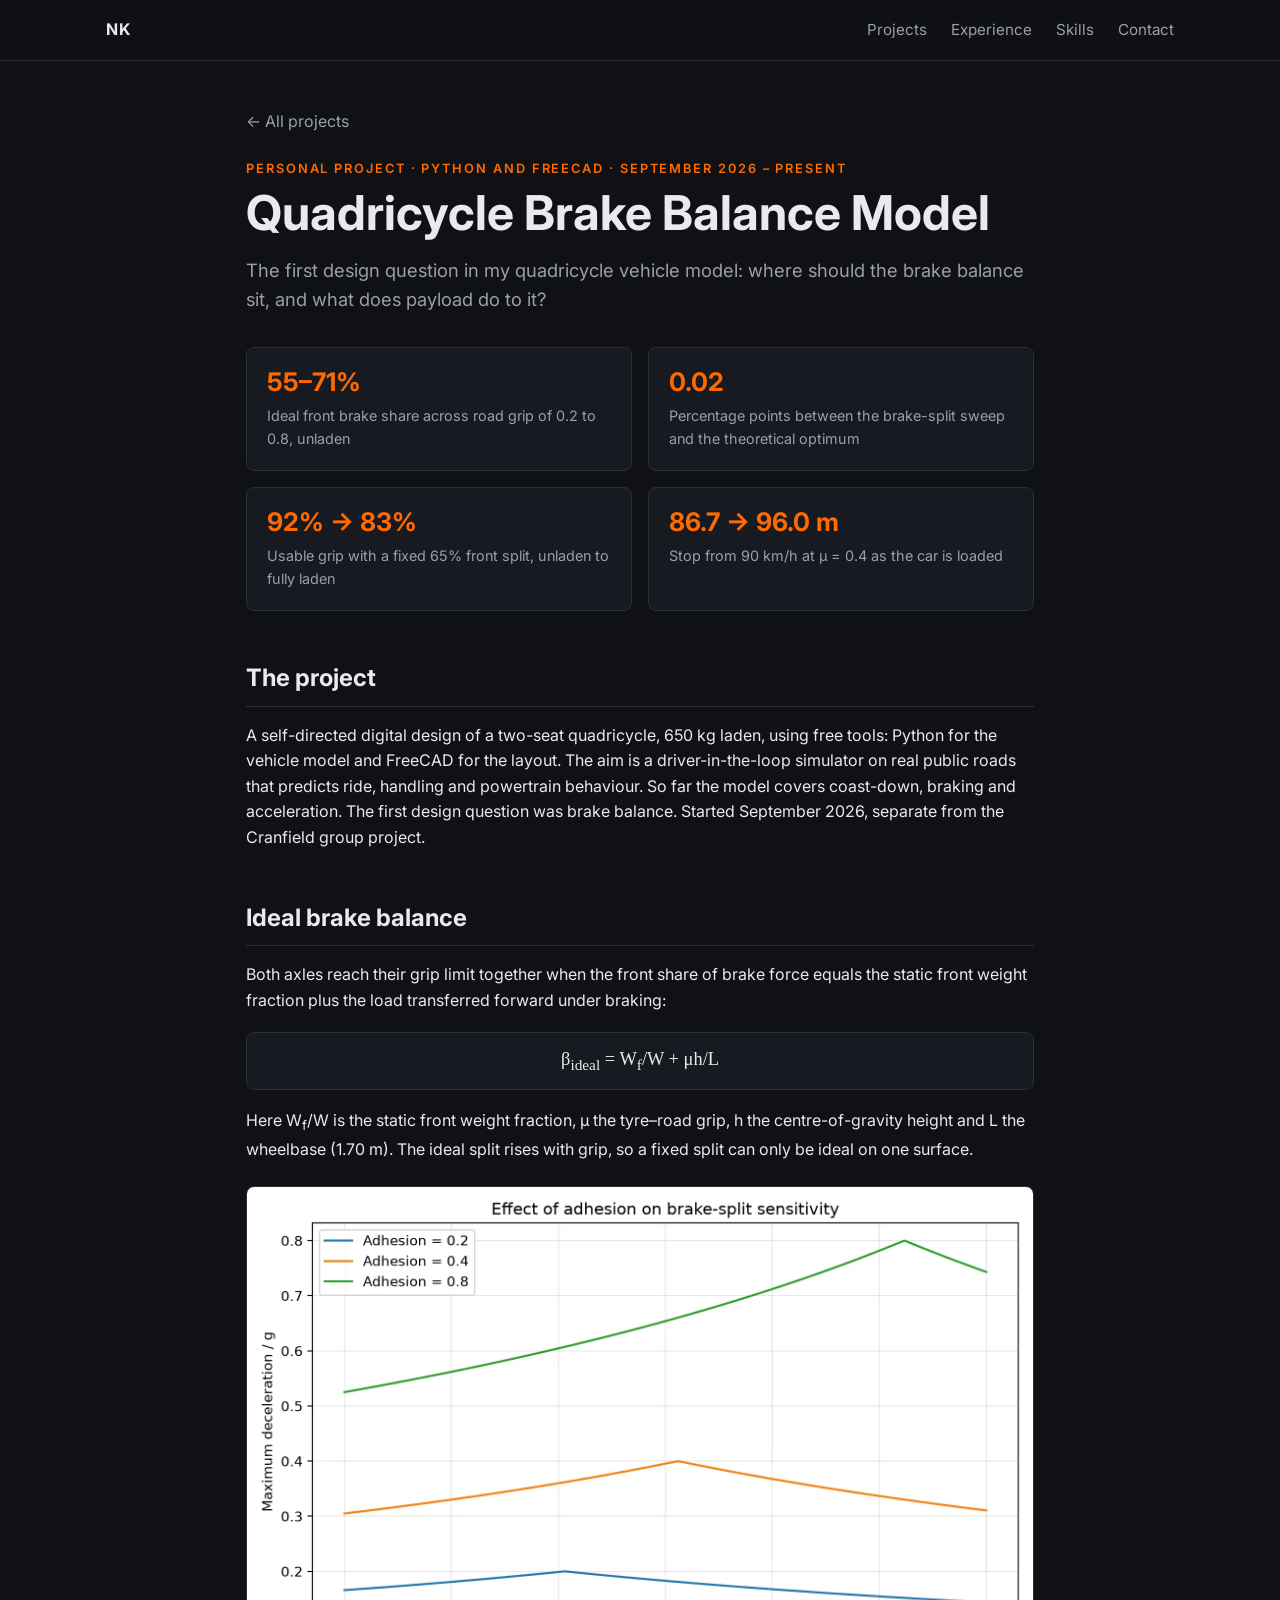
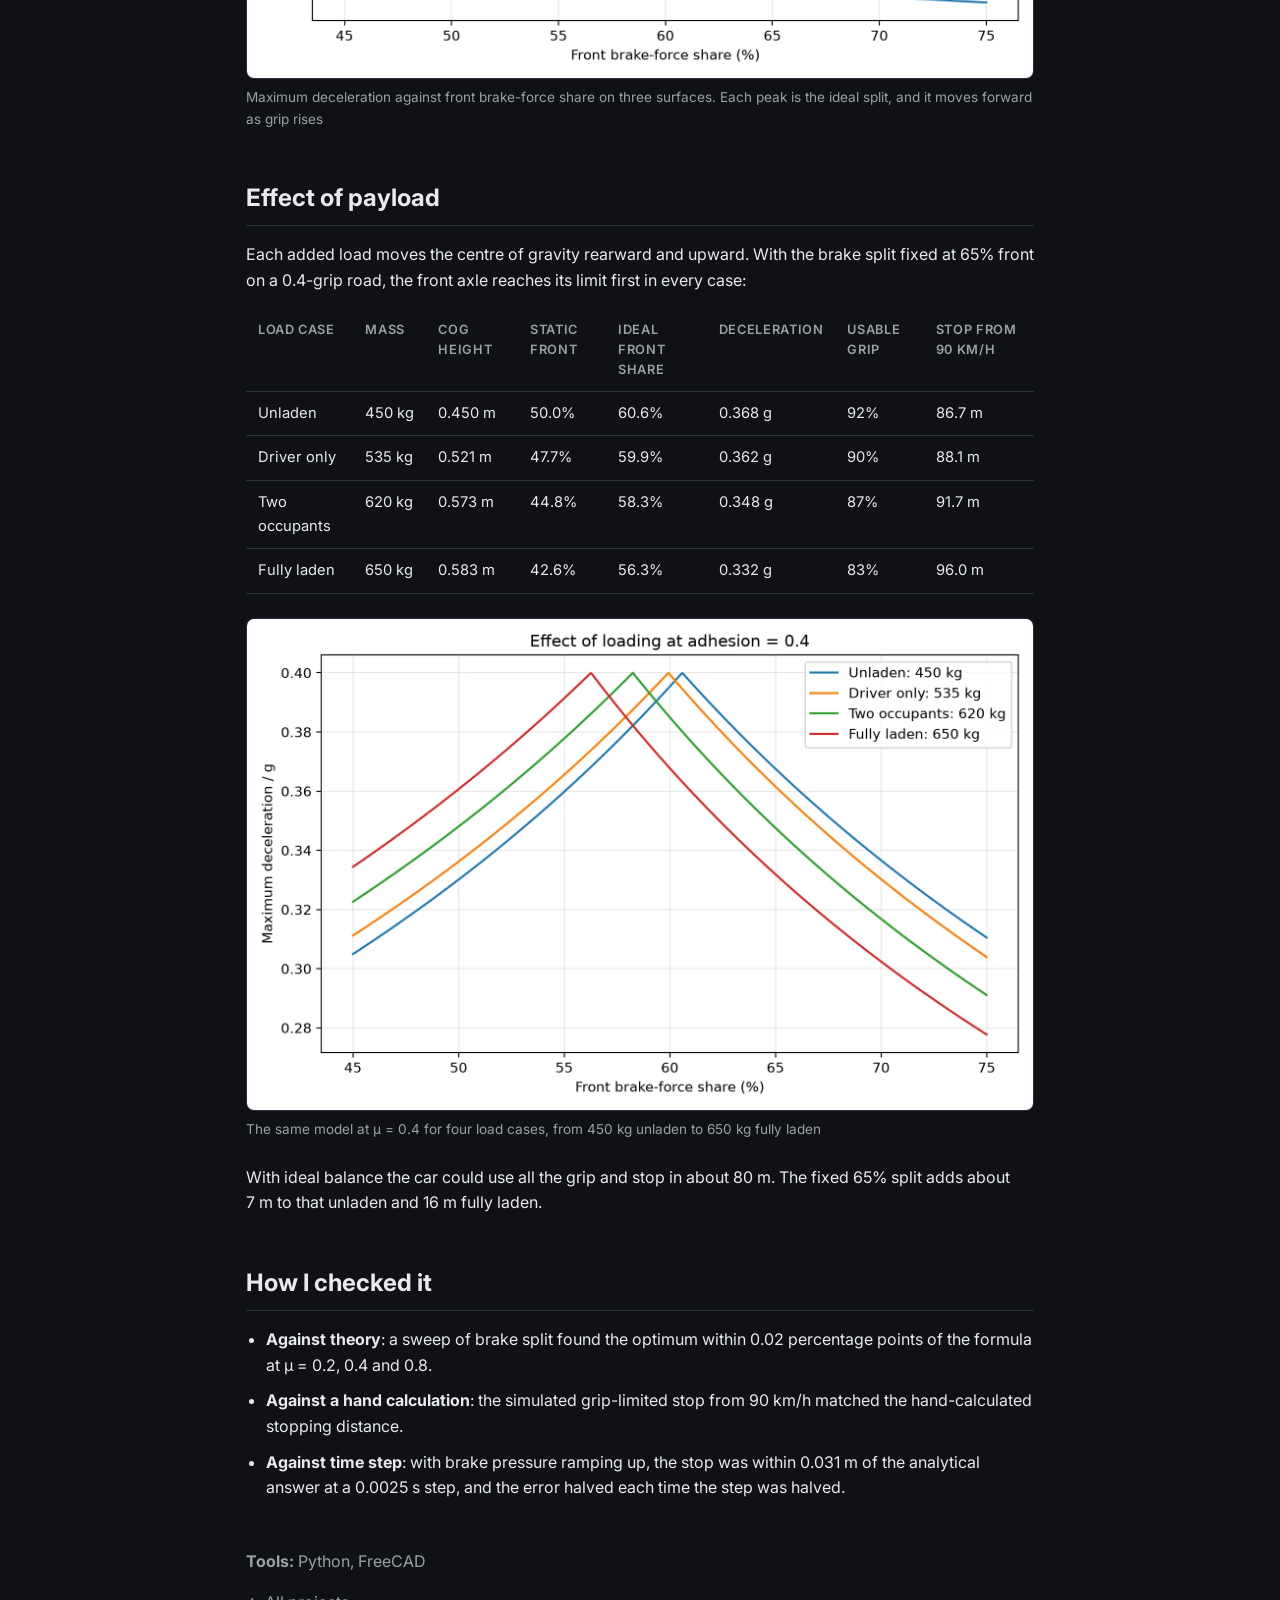
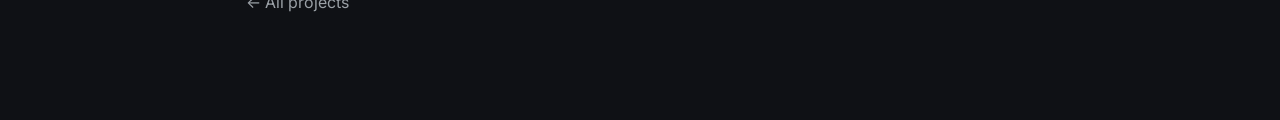
<file: projects/quadricycle-braking.html>
<!DOCTYPE html>
<html lang="en-GB">
<head>
  <meta charset="UTF-8">
  <meta name="viewport" content="width=device-width, initial-scale=1.0">
  <title>Quadricycle Brake Balance Model | Naeem Khan</title>
  <meta name="description" content="Personal project: a Python braking model of a two-seat quadricycle, finding the ideal brake balance across road grip and payload, checked against theory.">
  <link rel="icon" href="../favicon.svg" type="image/svg+xml">
  <meta property="og:type" content="article">
  <meta property="og:title" content="Quadricycle Brake Balance Model | Naeem Khan">
  <meta property="og:description" content="Personal project: a Python braking model of a two-seat quadricycle, finding the ideal brake balance across road grip and payload, checked against theory.">
  <meta property="og:url" content="https://nkhan24.github.io/projects/quadricycle-braking.html">
  <meta property="og:image" content="https://nkhan24.github.io/assets/images/projects/quad-brake-split-adhesion.webp">
  <meta name="twitter:card" content="summary_large_image">
  <link rel="preconnect" href="https://fonts.googleapis.com">
  <link rel="preconnect" href="https://fonts.gstatic.com" crossorigin>
  <link href="https://fonts.googleapis.com/css2?family=Inter:wght@400;600;700&display=swap" rel="stylesheet">
  <link rel="stylesheet" href="../css/style.css">
</head>
<body>

  <header class="site-header">
    <nav class="nav">
      <a href="../index.html" class="nav-logo">NK</a>
      <button class="nav-toggle" type="button" aria-expanded="false" aria-controls="nav-links" aria-label="Open menu">
        <span class="nav-toggle-bar"></span>
        <span class="nav-toggle-bar"></span>
        <span class="nav-toggle-bar"></span>
      </button>
      <ul class="nav-links" id="nav-links">
        <li><a href="../index.html#projects">Projects</a></li>
        <li><a href="../index.html#experience">Experience</a></li>
        <li><a href="../index.html#skills">Skills</a></li>
        <li><a href="../index.html#contact">Contact</a></li>
      </ul>
    </nav>
  </header>

  <main class="detail">

    <a class="back-link" href="../index.html#projects">&larr; All projects</a>
    <p class="eyebrow">Personal project · Python and FreeCAD · September 2026 &ndash; present</p>
    <h1 class="detail-title">Quadricycle Brake Balance Model</h1>
    <p class="detail-lead">The first design question in my quadricycle vehicle model: where should the brake balance sit, and what does payload do to it?</p>
    <ol class="highlight-list detail-figures">
      <li><span class="hl-num">55&ndash;71%</span><span class="hl-text">Ideal front brake share across road grip of 0.2 to 0.8, unladen</span></li>
      <li><span class="hl-num">0.02</span><span class="hl-text">Percentage points between the brake-split sweep and the theoretical optimum</span></li>
      <li><span class="hl-num">92% &rarr; 83%</span><span class="hl-text">Usable grip with a fixed 65% front split, unladen to fully laden</span></li>
      <li><span class="hl-num">86.7 &rarr; 96.0&nbsp;m</span><span class="hl-text">Stop from 90&nbsp;km/h at &mu;&nbsp;=&nbsp;0.4 as the car is loaded</span></li>
    </ol>
    <section class="detail-section">
      <h2>The project</h2>
      <p>A self-directed digital design of a two-seat quadricycle, 650&nbsp;kg laden, using free tools: Python for the vehicle model and FreeCAD for the layout. The aim is a driver-in-the-loop simulator on real public roads that predicts ride, handling and powertrain behaviour. So far the model covers coast-down, braking and acceleration. The first design question was brake balance. Started September 2026, separate from the Cranfield group project.</p>
    </section>
    <section class="detail-section">
      <h2>Ideal brake balance</h2>
      <p>Both axles reach their grip limit together when the front share of brake force equals the static front weight fraction plus the load transferred forward under braking:</p>
      <p class="equation">&beta;<sub>ideal</sub> = W<sub>f</sub>/W + &mu;h/L</p>
      <p>Here W<sub>f</sub>/W is the static front weight fraction, &mu; the tyre&ndash;road grip, h the centre-of-gravity height and L the wheelbase (1.70&nbsp;m). The ideal split rises with grip, so a fixed split can only be ideal on one surface.</p>
    <figure class="figure figure--chart">
      <a href="../assets/images/projects/quad-brake-split-adhesion.webp" target="_blank" rel="noopener">
        <img src="../assets/images/projects/quad-brake-split-adhesion.webp"
             alt="Line chart of maximum deceleration in g against front brake-force share from 45 to 75 percent, for adhesion 0.2, 0.4 and 0.8. The peaks of 0.2, 0.4 and 0.8 g sit at about 55, 61 and 71 percent front"
             width="1600" height="1000" loading="lazy">
      </a>
      <figcaption>Maximum deceleration against front brake-force share on three surfaces. Each peak is the ideal split, and it moves forward as grip rises</figcaption>
    </figure>
    </section>
    <section class="detail-section">
      <h2>Effect of payload</h2>
      <p>Each added load moves the centre of gravity rearward and upward. With the brake split fixed at 65% front on a 0.4-grip road, the front axle reaches its limit first in every case:</p>
      <div class="table-wrap">
        <table class="data-table">
          <thead><tr><th>Load case</th><th>Mass</th><th>CoG height</th><th>Static front</th><th>Ideal front share</th><th>Deceleration</th><th>Usable grip</th><th>Stop from 90&nbsp;km/h</th></tr></thead>
          <tbody>
            <tr><td>Unladen</td><td>450&nbsp;kg</td><td>0.450&nbsp;m</td><td>50.0%</td><td>60.6%</td><td>0.368&nbsp;g</td><td>92%</td><td>86.7&nbsp;m</td></tr>
            <tr><td>Driver only</td><td>535&nbsp;kg</td><td>0.521&nbsp;m</td><td>47.7%</td><td>59.9%</td><td>0.362&nbsp;g</td><td>90%</td><td>88.1&nbsp;m</td></tr>
            <tr><td>Two occupants</td><td>620&nbsp;kg</td><td>0.573&nbsp;m</td><td>44.8%</td><td>58.3%</td><td>0.348&nbsp;g</td><td>87%</td><td>91.7&nbsp;m</td></tr>
            <tr><td>Fully laden</td><td>650&nbsp;kg</td><td>0.583&nbsp;m</td><td>42.6%</td><td>56.3%</td><td>0.332&nbsp;g</td><td>83%</td><td>96.0&nbsp;m</td></tr>
          </tbody>
        </table>
      </div>
    <figure class="figure figure--chart">
      <a href="../assets/images/projects/quad-brake-split-loading.webp" target="_blank" rel="noopener">
        <img src="../assets/images/projects/quad-brake-split-loading.webp"
             alt="Line chart of maximum deceleration against front brake-force share at adhesion 0.4 for unladen, driver only, two occupants and fully laden cases. Each peaks at 0.4 g, and the peak moves from about 61 to 56 percent front as load increases"
             width="1600" height="1000" loading="lazy">
      </a>
      <figcaption>The same model at &mu;&nbsp;=&nbsp;0.4 for four load cases, from 450&nbsp;kg unladen to 650&nbsp;kg fully laden</figcaption>
    </figure>
      <p>With ideal balance the car could use all the grip and stop in about 80&nbsp;m. The fixed 65% split adds about 7&nbsp;m to that unladen and 16&nbsp;m fully laden.</p>
    </section>
    <section class="detail-section">
      <h2>How I checked it</h2>
      <ul class="detail-list">
        <li><strong>Against theory</strong>: a sweep of brake split found the optimum within 0.02 percentage points of the formula at &mu;&nbsp;=&nbsp;0.2, 0.4 and 0.8.</li>
        <li><strong>Against a hand calculation</strong>: the simulated grip-limited stop from 90&nbsp;km/h matched the hand-calculated stopping distance.</li>
        <li><strong>Against time step</strong>: with brake pressure ramping up, the stop was within 0.031&nbsp;m of the analytical answer at a 0.0025&nbsp;s step, and the error halved each time the step was halved.</li>
      </ul>
    </section>
    <p class="detail-tools"><strong>Tools:</strong> Python, FreeCAD</p>
    <a class="back-link" href="../index.html#projects">&larr; All projects</a>

  </main>
  <script src="../js/main.js"></script>
</body>
</html>
</file>
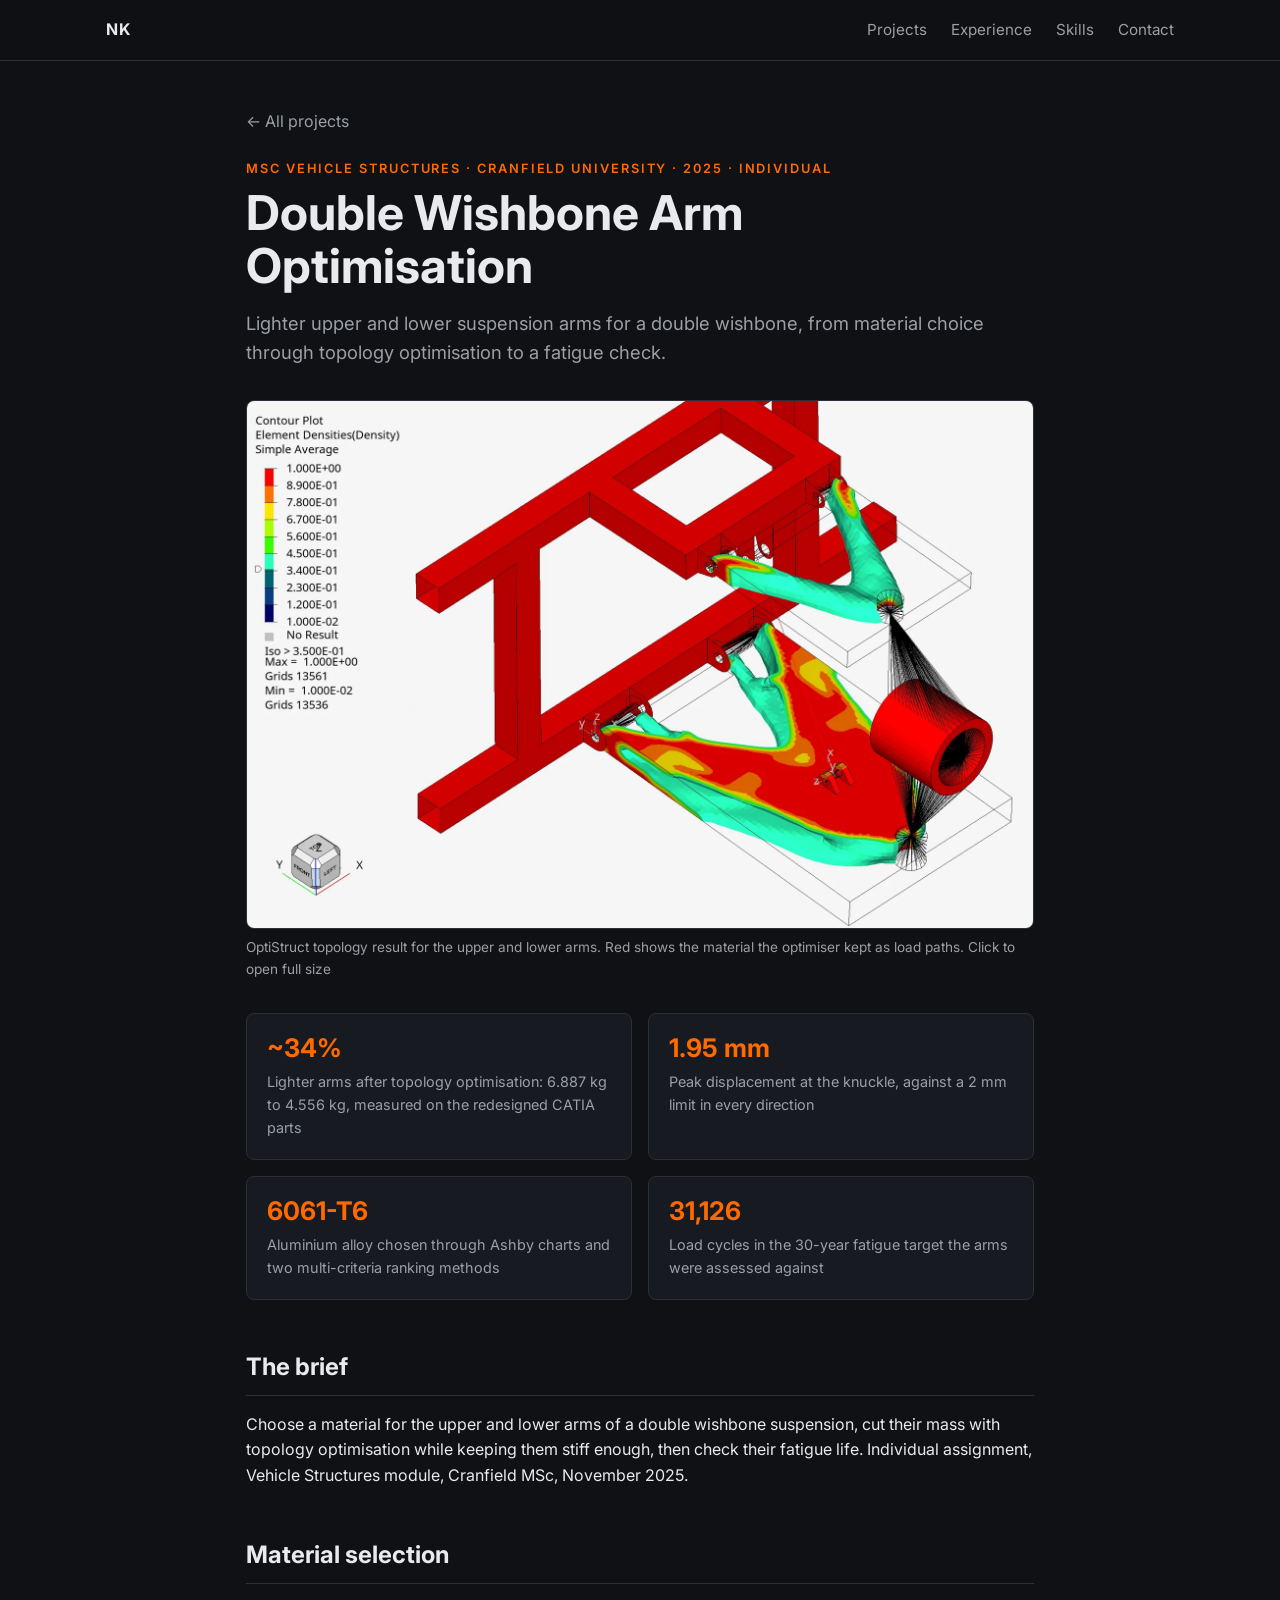
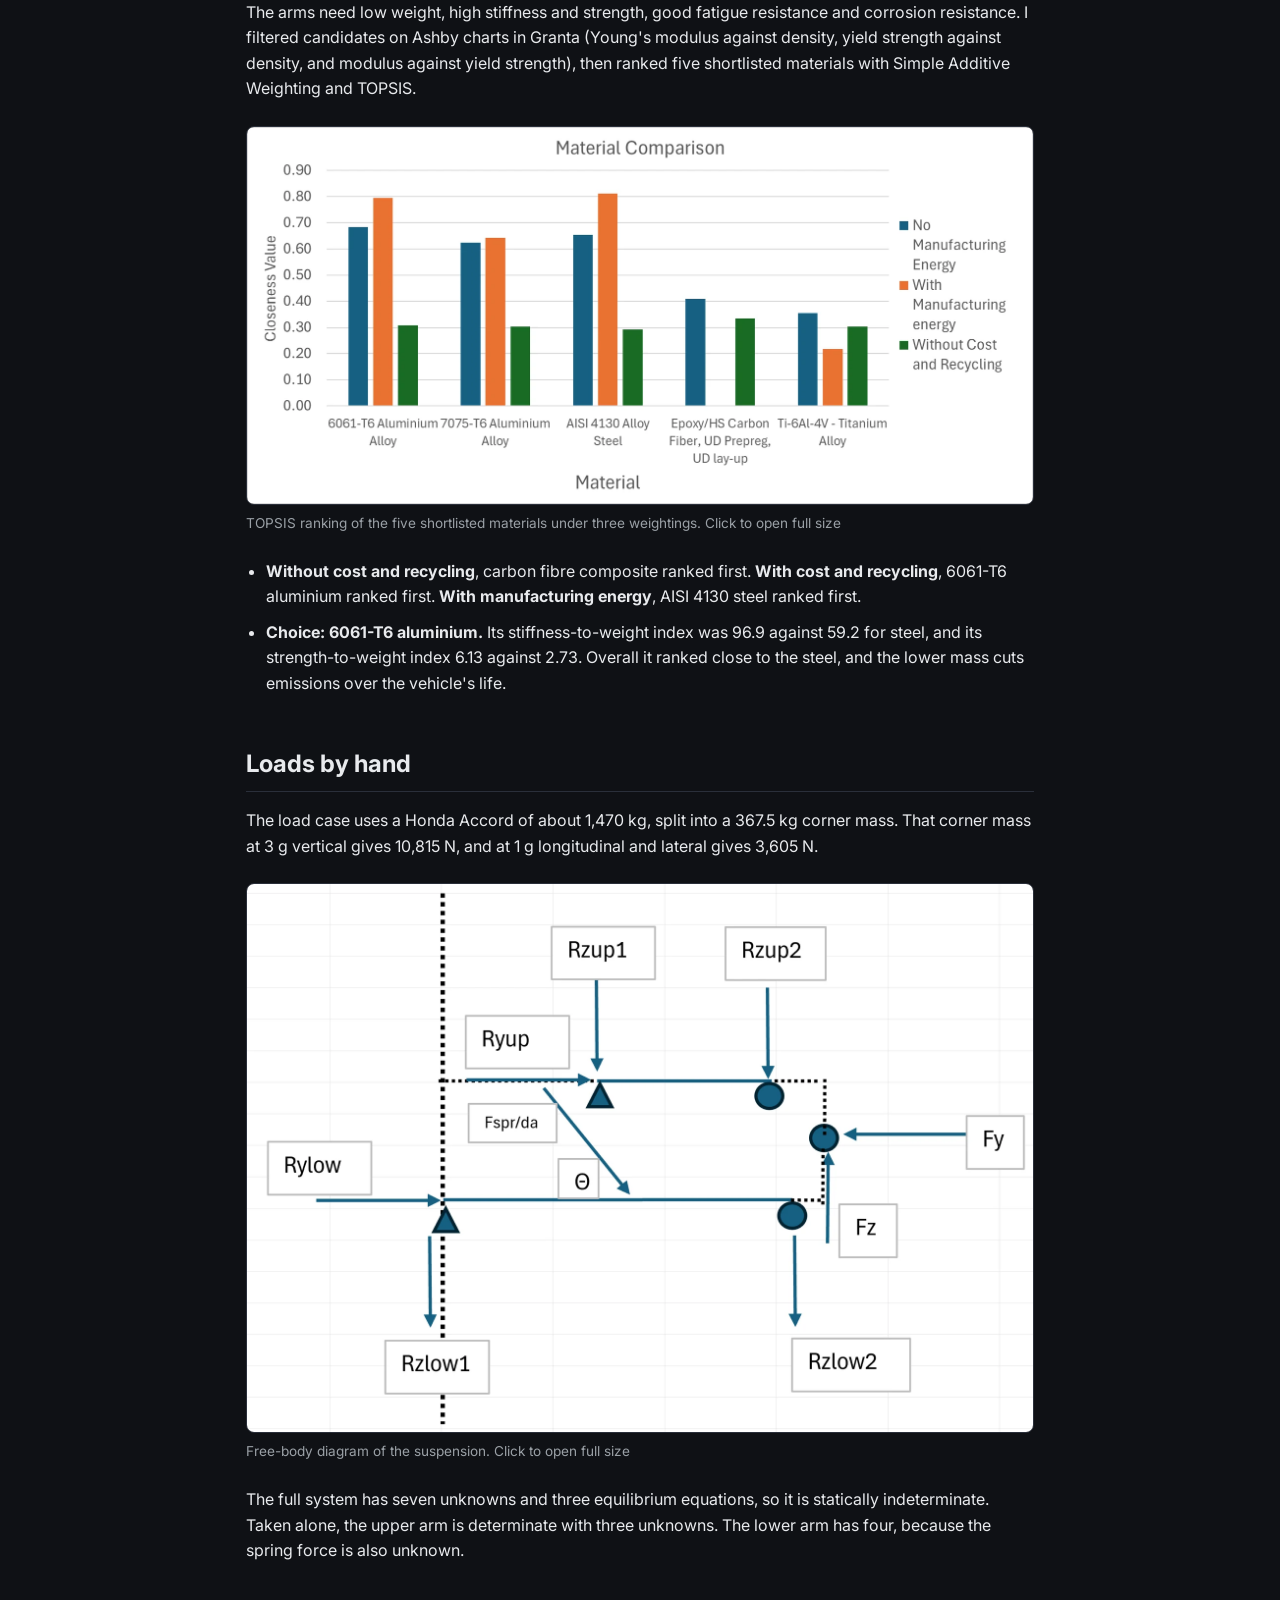
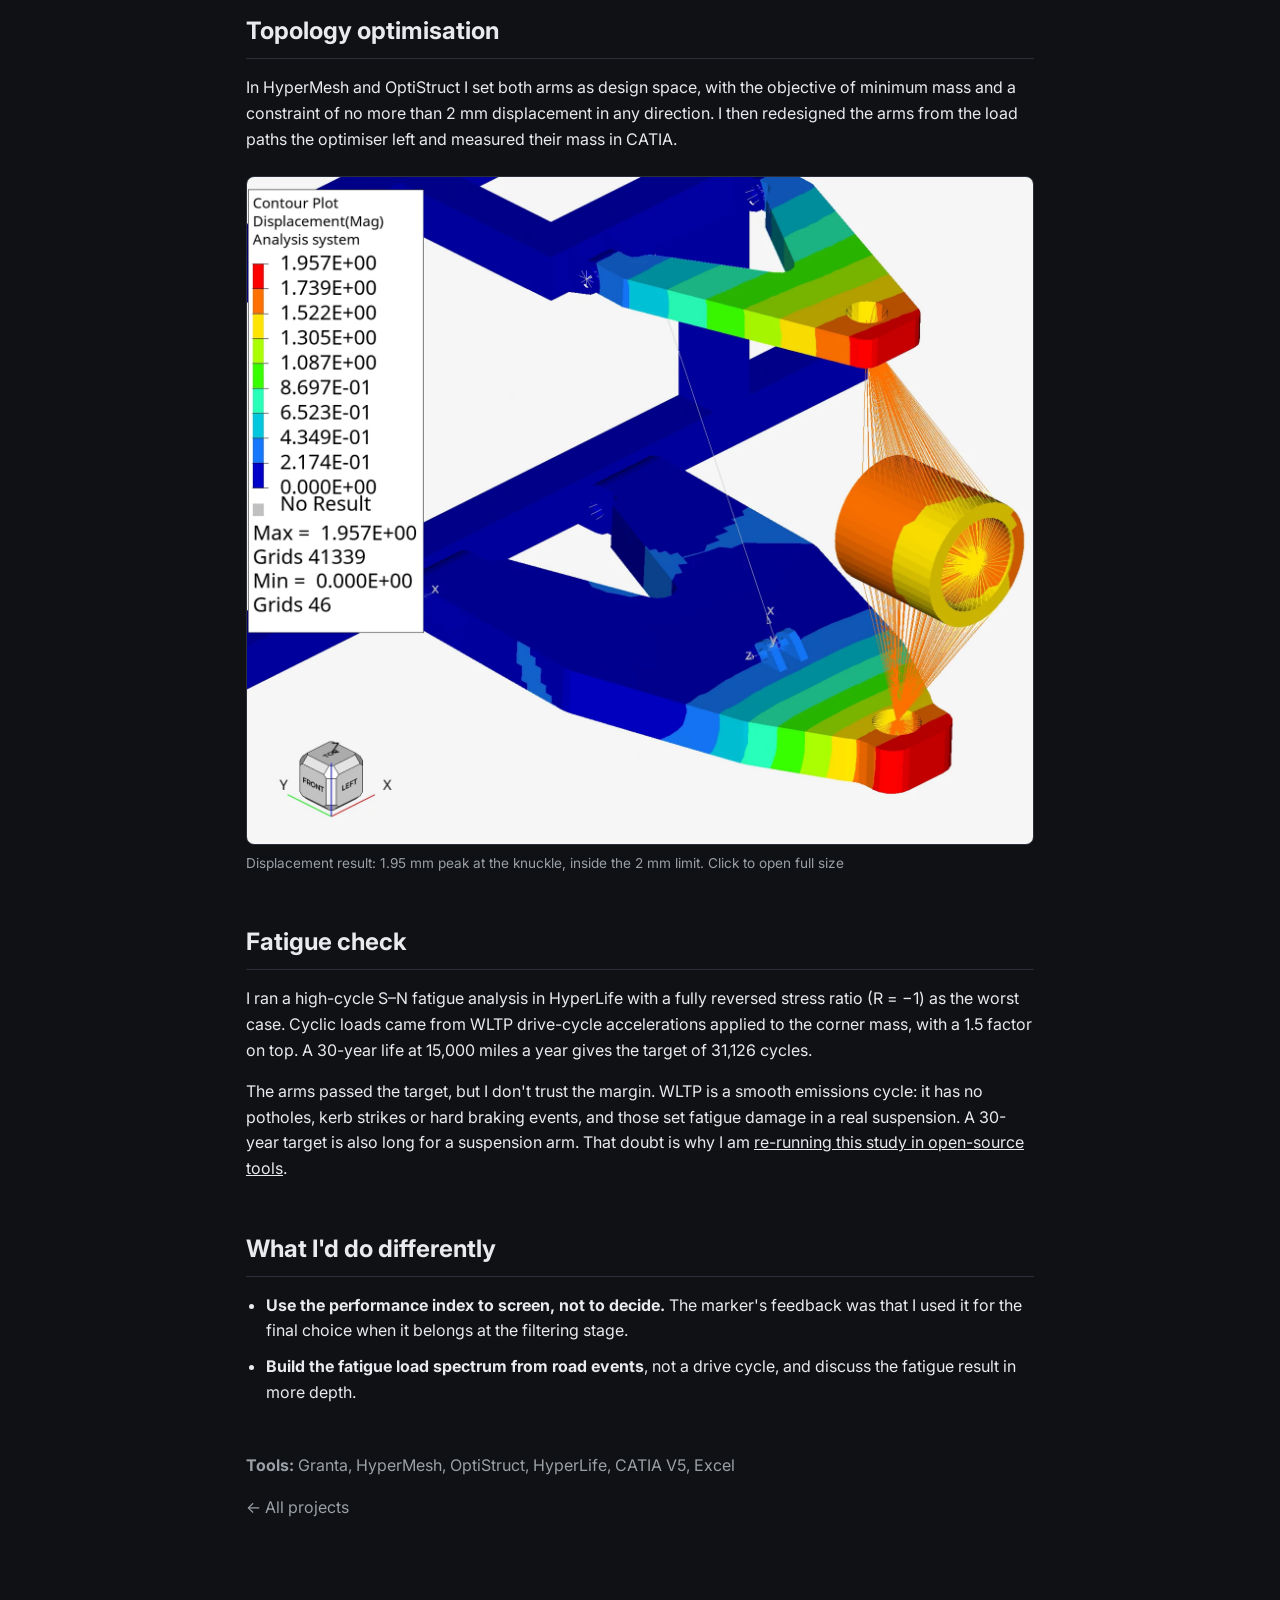
<file: projects/vehicle-structures.html>
<!DOCTYPE html>
<html lang="en-GB">
<head>
  <meta charset="UTF-8">
  <meta name="viewport" content="width=device-width, initial-scale=1.0">
  <title>Double Wishbone Arm Optimisation | Naeem Khan</title>
  <meta name="description" content="Material selection, topology optimisation and fatigue check of double wishbone suspension arms in HyperMesh, OptiStruct and HyperLife: 34% lighter within a 2 mm displacement limit.">
  <link rel="icon" href="../favicon.svg" type="image/svg+xml">
  <meta property="og:type" content="article">
  <meta property="og:title" content="Double Wishbone Arm Optimisation | Naeem Khan">
  <meta property="og:description" content="Material selection, topology optimisation and fatigue check of double wishbone suspension arms in HyperMesh, OptiStruct and HyperLife: 34% lighter within a 2 mm displacement limit.">
  <meta property="og:url" content="https://nkhan24.github.io/projects/vehicle-structures.html">
  <meta property="og:image" content="https://nkhan24.github.io/assets/images/projects/vs-topology-density.webp">
  <meta name="twitter:card" content="summary_large_image">
  <link rel="preconnect" href="https://fonts.googleapis.com">
  <link rel="preconnect" href="https://fonts.gstatic.com" crossorigin>
  <link href="https://fonts.googleapis.com/css2?family=Inter:wght@400;600;700&display=swap" rel="stylesheet">
  <link rel="stylesheet" href="../css/style.css">
</head>
<body>

  <header class="site-header">
    <nav class="nav">
      <a href="../index.html" class="nav-logo">NK</a>
      <button class="nav-toggle" type="button" aria-expanded="false" aria-controls="nav-links" aria-label="Open menu">
        <span class="nav-toggle-bar"></span>
        <span class="nav-toggle-bar"></span>
        <span class="nav-toggle-bar"></span>
      </button>
      <ul class="nav-links" id="nav-links">
        <li><a href="../index.html#projects">Projects</a></li>
        <li><a href="../index.html#experience">Experience</a></li>
        <li><a href="../index.html#skills">Skills</a></li>
        <li><a href="../index.html#contact">Contact</a></li>
      </ul>
    </nav>
  </header>

  <main class="detail">

    <a class="back-link" href="../index.html#projects">&larr; All projects</a>
    <p class="eyebrow">MSc Vehicle Structures · Cranfield University · 2025 · Individual</p>
    <h1 class="detail-title">Double Wishbone Arm Optimisation</h1>
    <p class="detail-lead">Lighter upper and lower suspension arms for a double wishbone, from material choice through topology optimisation to a fatigue check.</p>
    <figure class="figure">
      <a href="../assets/images/projects/vs-topology-density.webp" target="_blank" rel="noopener">
        <img src="../assets/images/projects/vs-topology-density.webp"
             alt="OptiStruct element-density plot of the upper and lower suspension arms after topology optimisation, with the retained load paths in red and removed material in green and blue"
             width="1600" height="1074" loading="lazy">
      </a>
      <figcaption>OptiStruct topology result for the upper and lower arms. Red shows the material the optimiser kept as load paths. Click to open full size</figcaption>
    </figure>
    <ol class="highlight-list detail-figures">
      <li><span class="hl-num">~34%</span><span class="hl-text">Lighter arms after topology optimisation: 6.887&nbsp;kg to 4.556&nbsp;kg, measured on the redesigned CATIA parts</span></li>
      <li><span class="hl-num">1.95&nbsp;mm</span><span class="hl-text">Peak displacement at the knuckle, against a 2&nbsp;mm limit in every direction</span></li>
      <li><span class="hl-num">6061-T6</span><span class="hl-text">Aluminium alloy chosen through Ashby charts and two multi-criteria ranking methods</span></li>
      <li><span class="hl-num">31,126</span><span class="hl-text">Load cycles in the 30-year fatigue target the arms were assessed against</span></li>
    </ol>
    <section class="detail-section">
      <h2>The brief</h2>
      <p>Choose a material for the upper and lower arms of a double wishbone suspension, cut their mass with topology optimisation while keeping them stiff enough, then check their fatigue life. Individual assignment, Vehicle Structures module, Cranfield MSc, November 2025.</p>
    </section>
    <section class="detail-section">
      <h2>Material selection</h2>
      <p>The arms need low weight, high stiffness and strength, good fatigue resistance and corrosion resistance. I filtered candidates on Ashby charts in Granta (Young's modulus against density, yield strength against density, and modulus against yield strength), then ranked five shortlisted materials with Simple Additive Weighting and TOPSIS.</p>
    <figure class="figure">
      <a href="../assets/images/projects/vs-material-ranking.webp" target="_blank" rel="noopener">
        <img src="../assets/images/projects/vs-material-ranking.webp"
             alt="Bar chart of TOPSIS closeness values for five materials under three weightings: without cost and recycling, with manufacturing energy, and with cost and recycling"
             width="1600" height="767" loading="lazy">
      </a>
      <figcaption>TOPSIS ranking of the five shortlisted materials under three weightings. Click to open full size</figcaption>
    </figure>
      <ul class="detail-list">
        <li><strong>Without cost and recycling</strong>, carbon fibre composite ranked first. <strong>With cost and recycling</strong>, 6061-T6 aluminium ranked first. <strong>With manufacturing energy</strong>, AISI 4130 steel ranked first.</li>
        <li><strong>Choice: 6061-T6 aluminium.</strong> Its stiffness-to-weight index was 96.9 against 59.2 for steel, and its strength-to-weight index 6.13 against 2.73. Overall it ranked close to the steel, and the lower mass cuts emissions over the vehicle's life.</li>
      </ul>
    </section>
    <section class="detail-section">
      <h2>Loads by hand</h2>
      <p>The load case uses a Honda Accord of about 1,470&nbsp;kg, split into a 367.5&nbsp;kg corner mass. That corner mass at 3&nbsp;g vertical gives 10,815&nbsp;N, and at 1&nbsp;g longitudinal and lateral gives 3,605&nbsp;N.</p>
    <figure class="figure figure--chart">
      <a href="../assets/images/projects/vs-free-body.webp" target="_blank" rel="noopener">
        <img src="../assets/images/projects/vs-free-body.webp"
             alt="Free-body diagram of the double wishbone, showing reactions at the upper and lower arm chassis mounts, the spring force and the applied wheel forces Fy and Fz"
             width="1600" height="1116" loading="lazy">
      </a>
      <figcaption>Free-body diagram of the suspension. Click to open full size</figcaption>
    </figure>
      <p>The full system has seven unknowns and three equilibrium equations, so it is statically indeterminate. Taken alone, the upper arm is determinate with three unknowns. The lower arm has four, because the spring force is also unknown.</p>
    </section>
    <section class="detail-section">
      <h2>Topology optimisation</h2>
      <p>In HyperMesh and OptiStruct I set both arms as design space, with the objective of minimum mass and a constraint of no more than 2&nbsp;mm displacement in any direction. I then redesigned the arms from the load paths the optimiser left and measured their mass in CATIA.</p>
    <figure class="figure">
      <a href="../assets/images/projects/vs-displacement.webp" target="_blank" rel="noopener">
        <img src="../assets/images/projects/vs-displacement.webp"
             alt="Displacement contour of the redesigned arms, with a maximum of 1.957 millimetres at the knuckle"
             width="1600" height="1358" loading="lazy">
      </a>
      <figcaption>Displacement result: 1.95&nbsp;mm peak at the knuckle, inside the 2&nbsp;mm limit. Click to open full size</figcaption>
    </figure>
    </section>
    <section class="detail-section">
      <h2>Fatigue check</h2>
      <p>I ran a high-cycle S&ndash;N fatigue analysis in HyperLife with a fully reversed stress ratio (R&nbsp;=&nbsp;&minus;1) as the worst case. Cyclic loads came from WLTP drive-cycle accelerations applied to the corner mass, with a 1.5 factor on top. A 30-year life at 15,000 miles a year gives the target of 31,126 cycles.</p>
      <p>The arms passed the target, but I don't trust the margin. WLTP is a smooth emissions cycle: it has no potholes, kerb strikes or hard braking events, and those set fatigue damage in a real suspension. A 30-year target is also long for a suspension arm. That doubt is why I am <a href="wishbone-reanalysis.html">re-running this study in open-source tools</a>.</p>
    </section>
    <section class="detail-section">
      <h2>What I'd do differently</h2>
      <ul class="detail-list">
        <li><strong>Use the performance index to screen, not to decide.</strong> The marker's feedback was that I used it for the final choice when it belongs at the filtering stage.</li>
        <li><strong>Build the fatigue load spectrum from road events</strong>, not a drive cycle, and discuss the fatigue result in more depth.</li>
      </ul>
    </section>
    <p class="detail-tools"><strong>Tools:</strong> Granta, HyperMesh, OptiStruct, HyperLife, CATIA V5, Excel</p>
    <a class="back-link" href="../index.html#projects">&larr; All projects</a>

  </main>
  <script src="../js/main.js"></script>
</body>
</html>
</file>
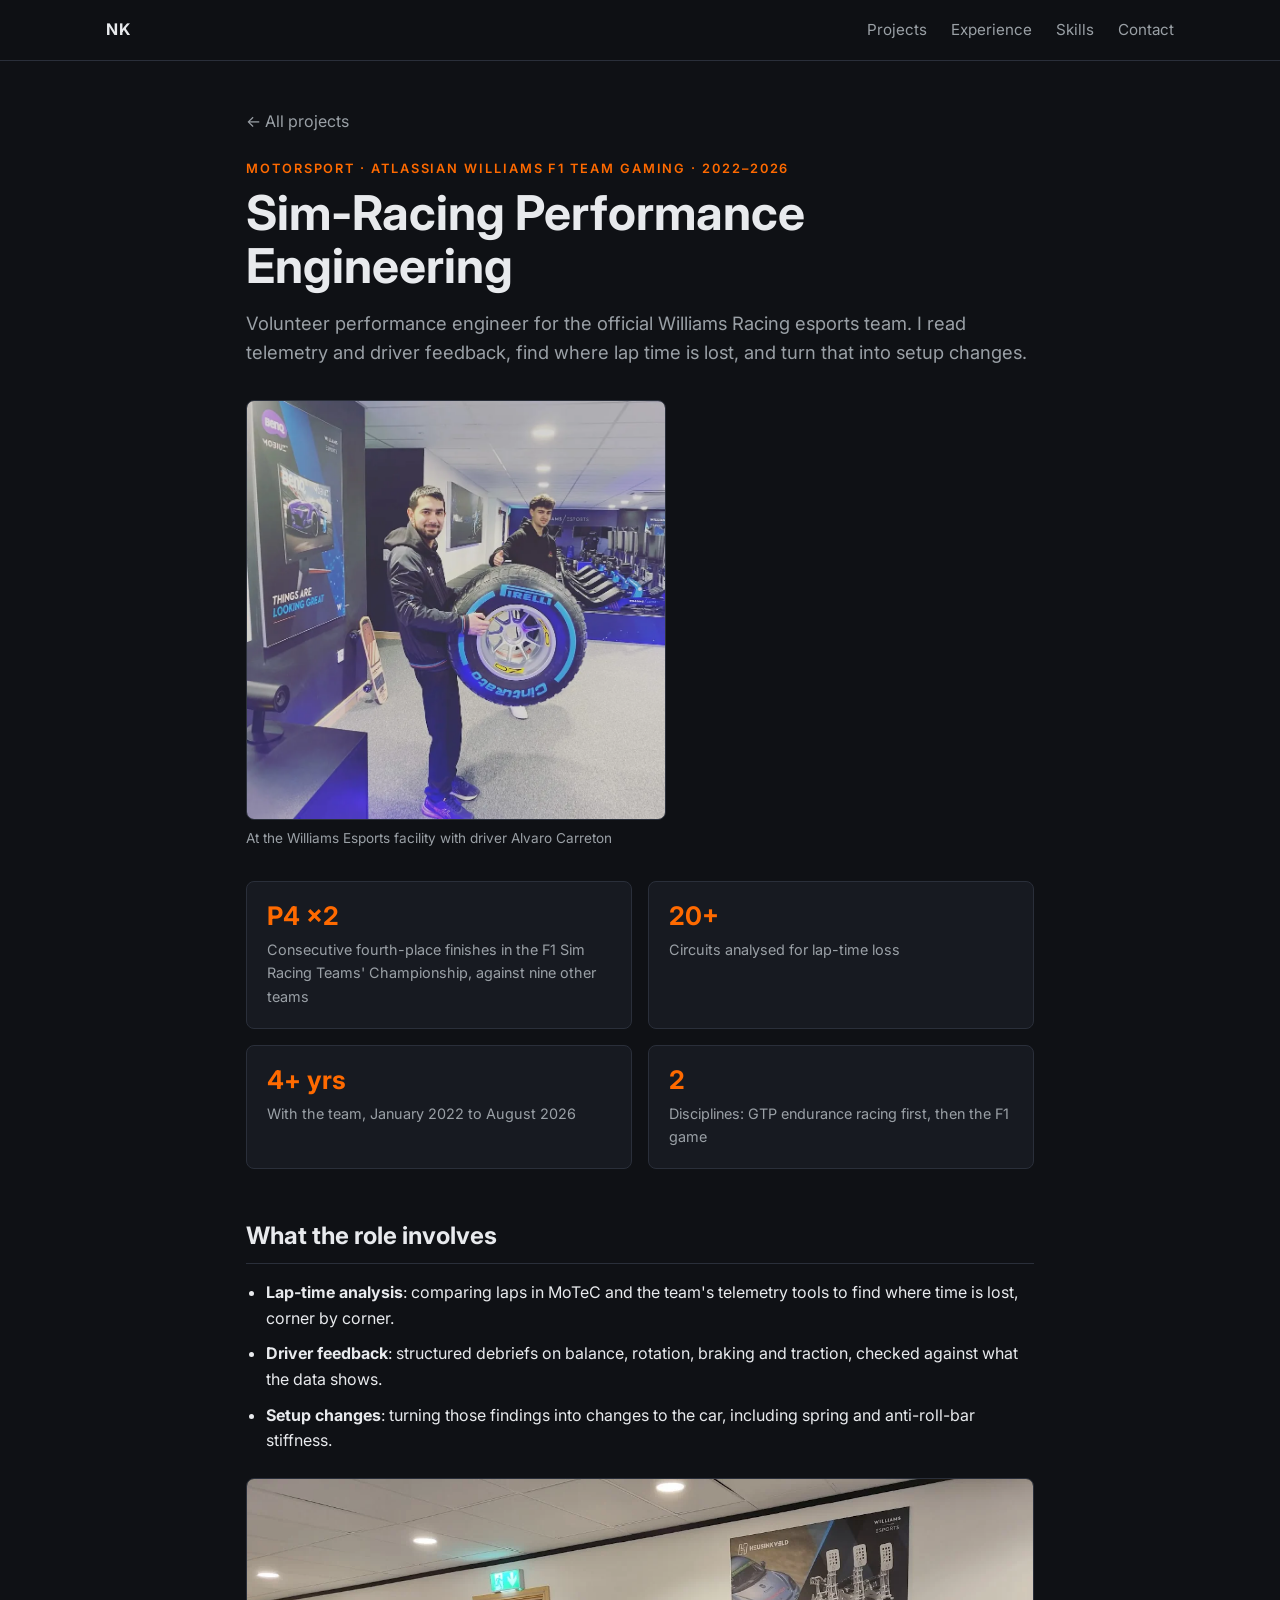
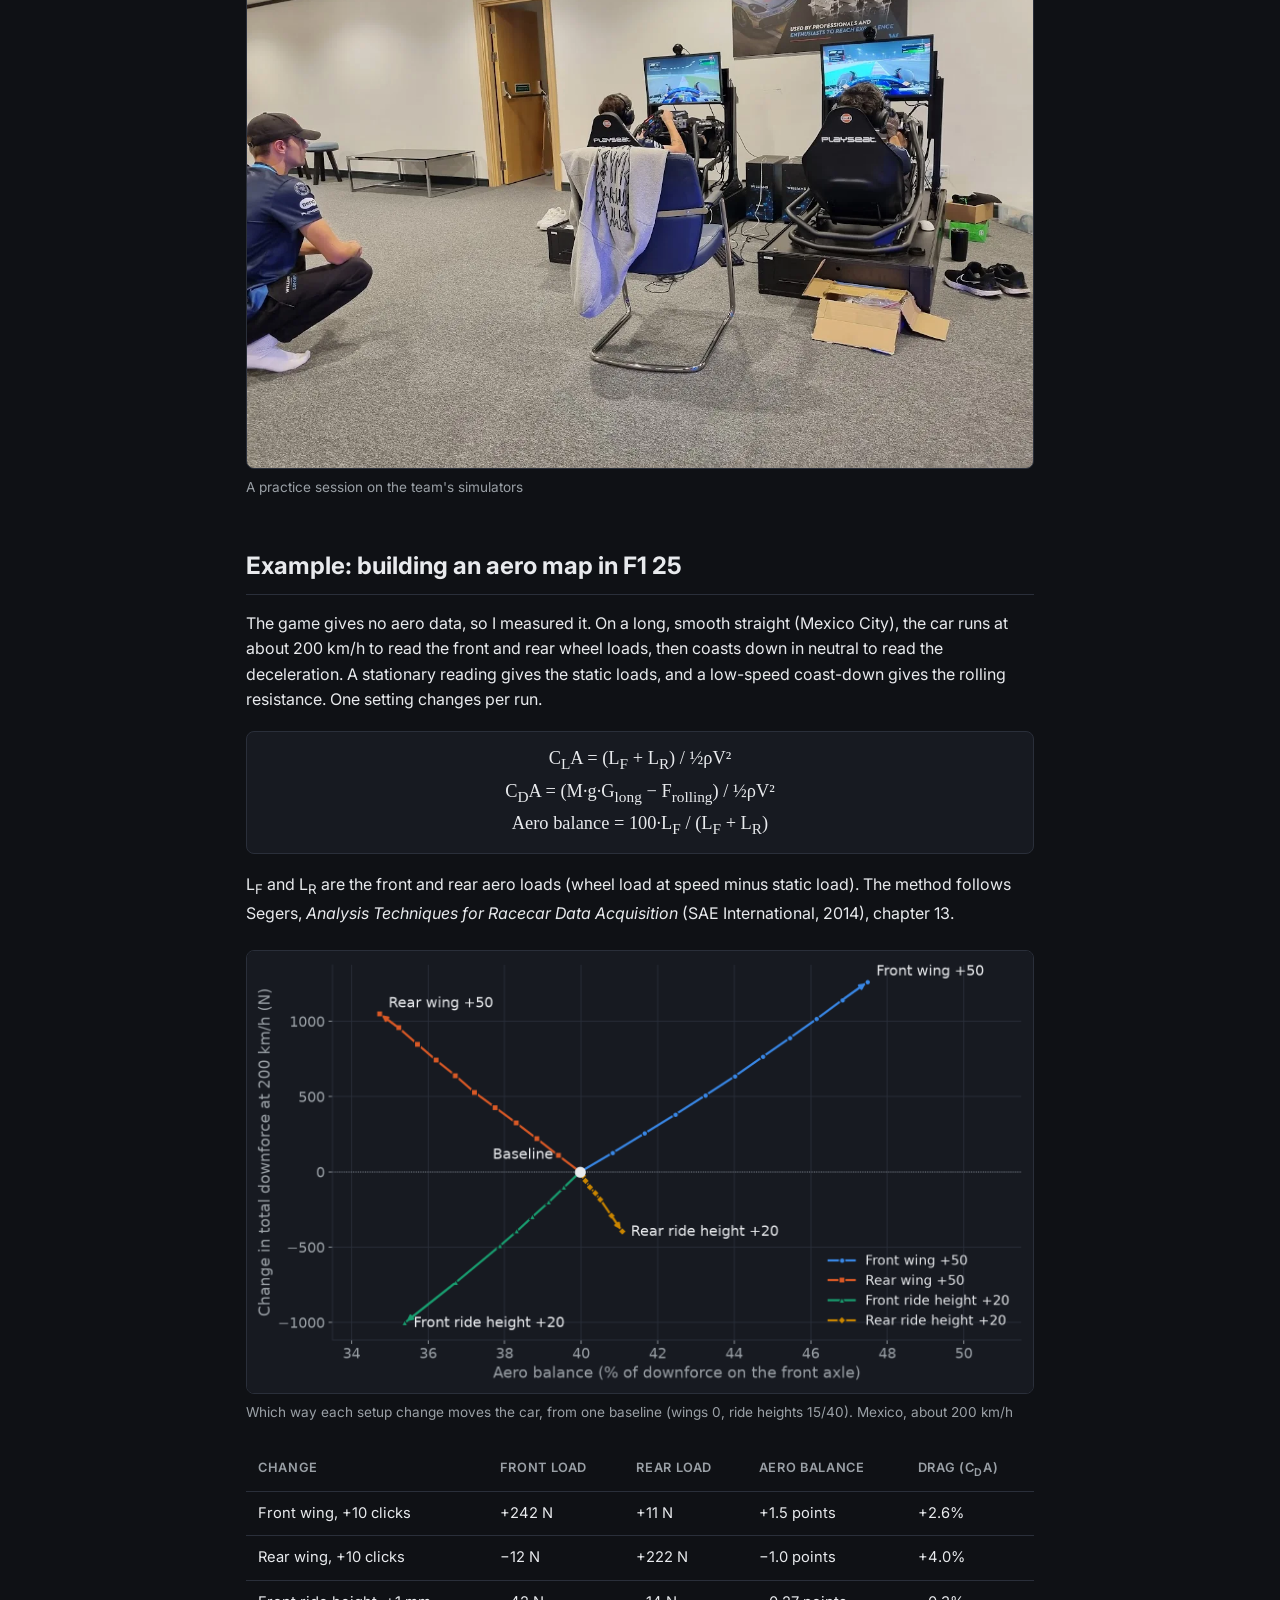
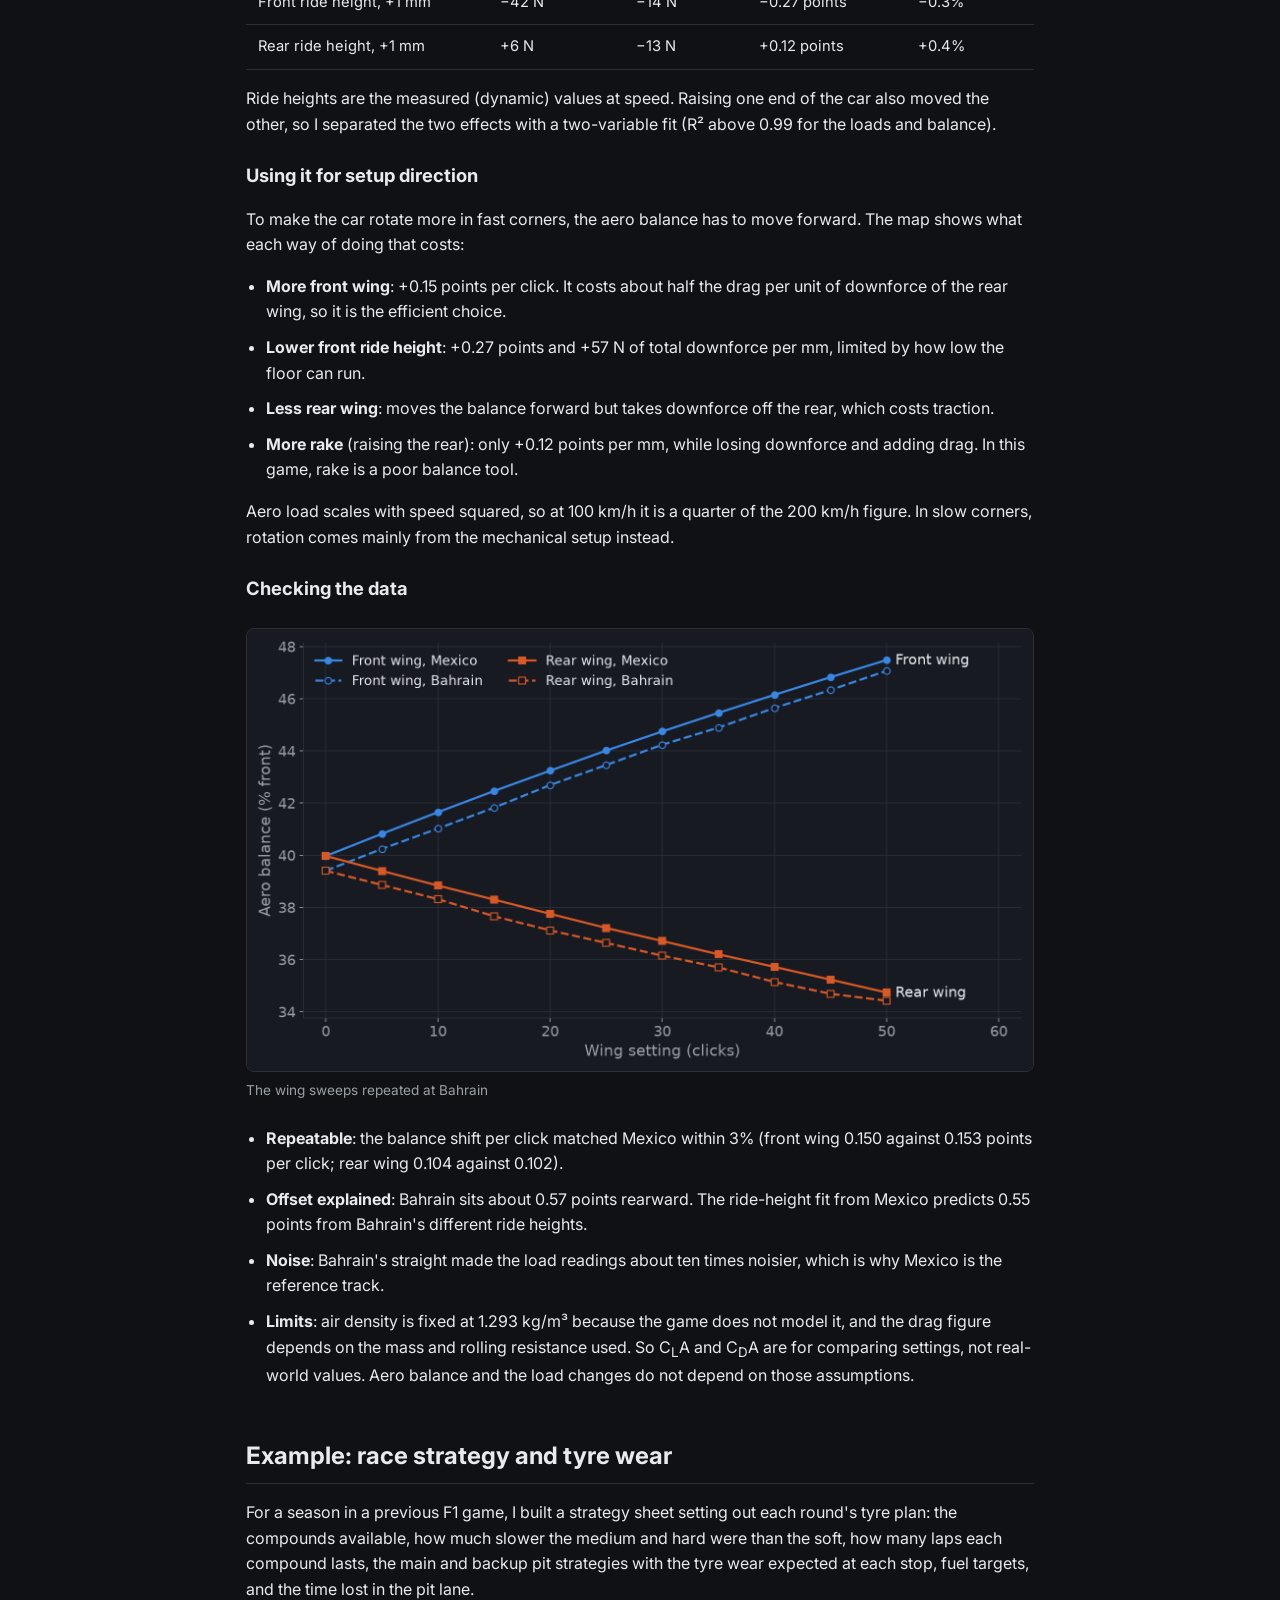
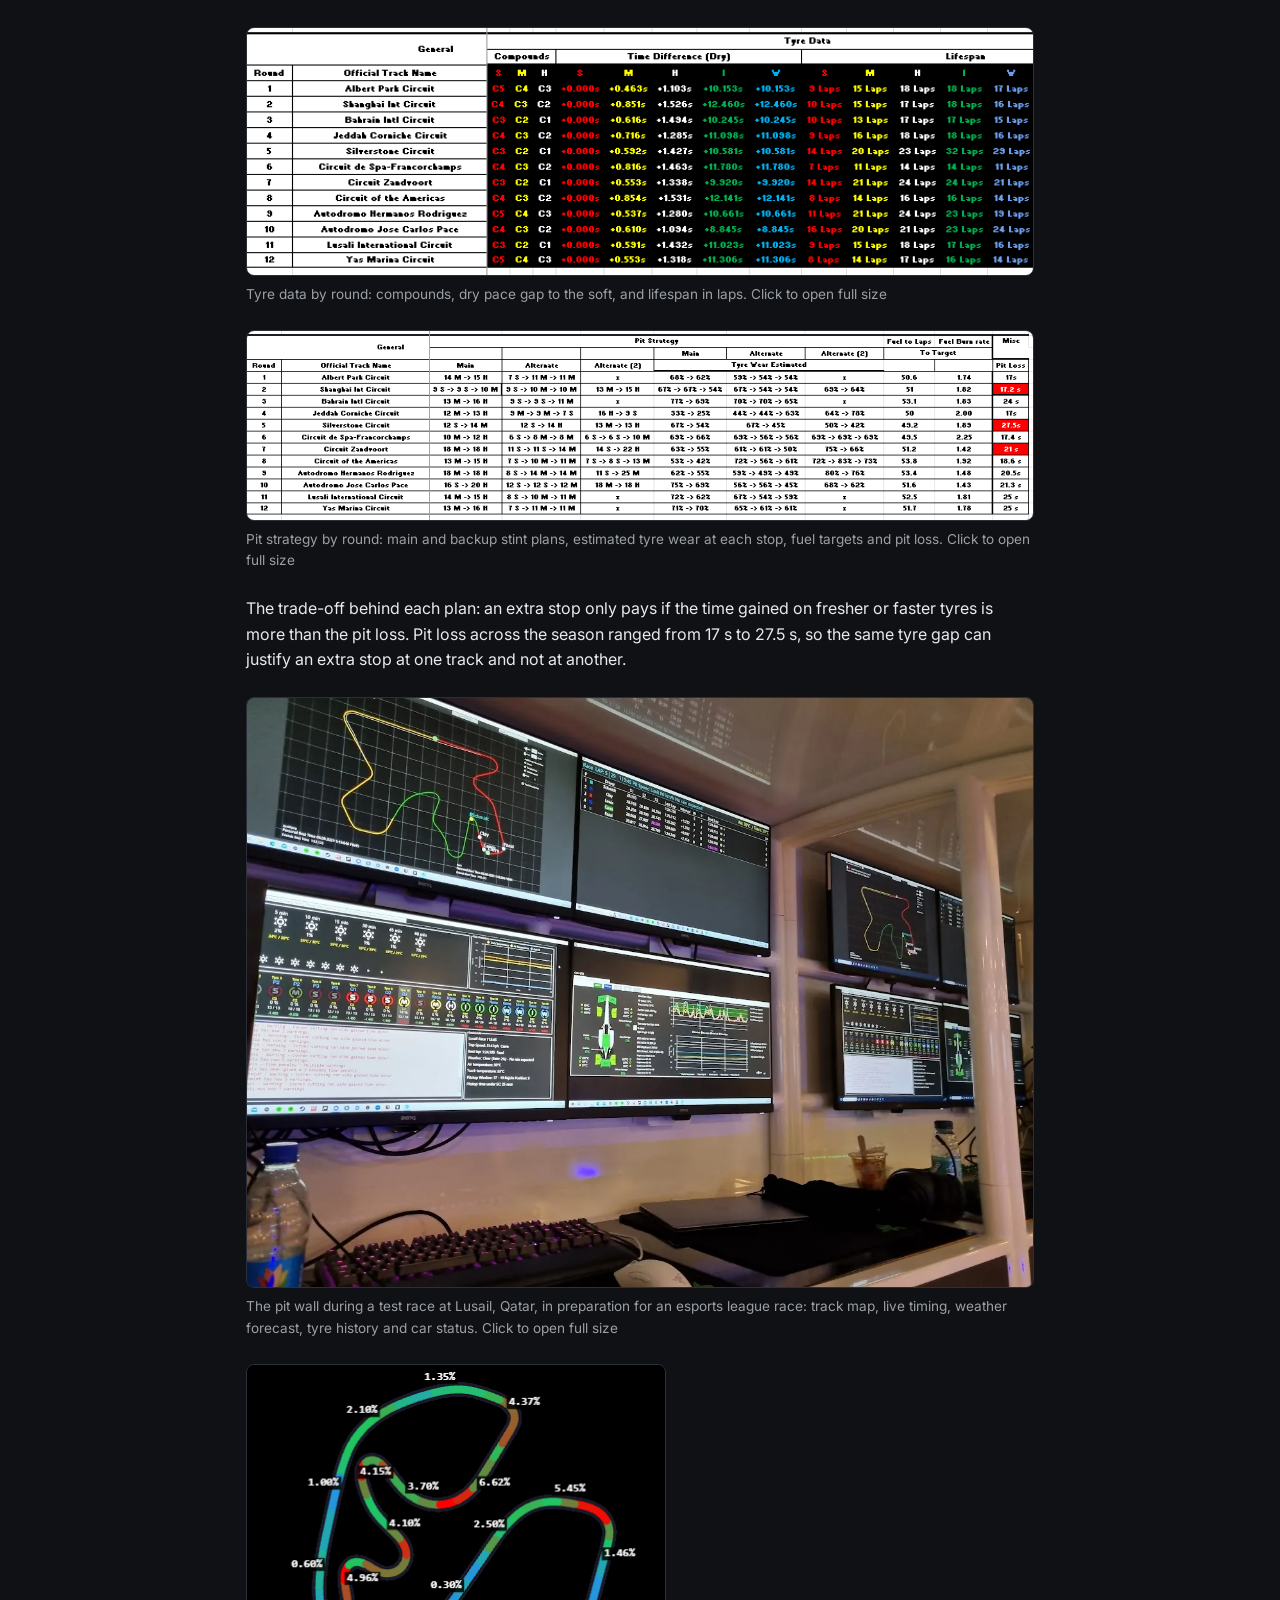
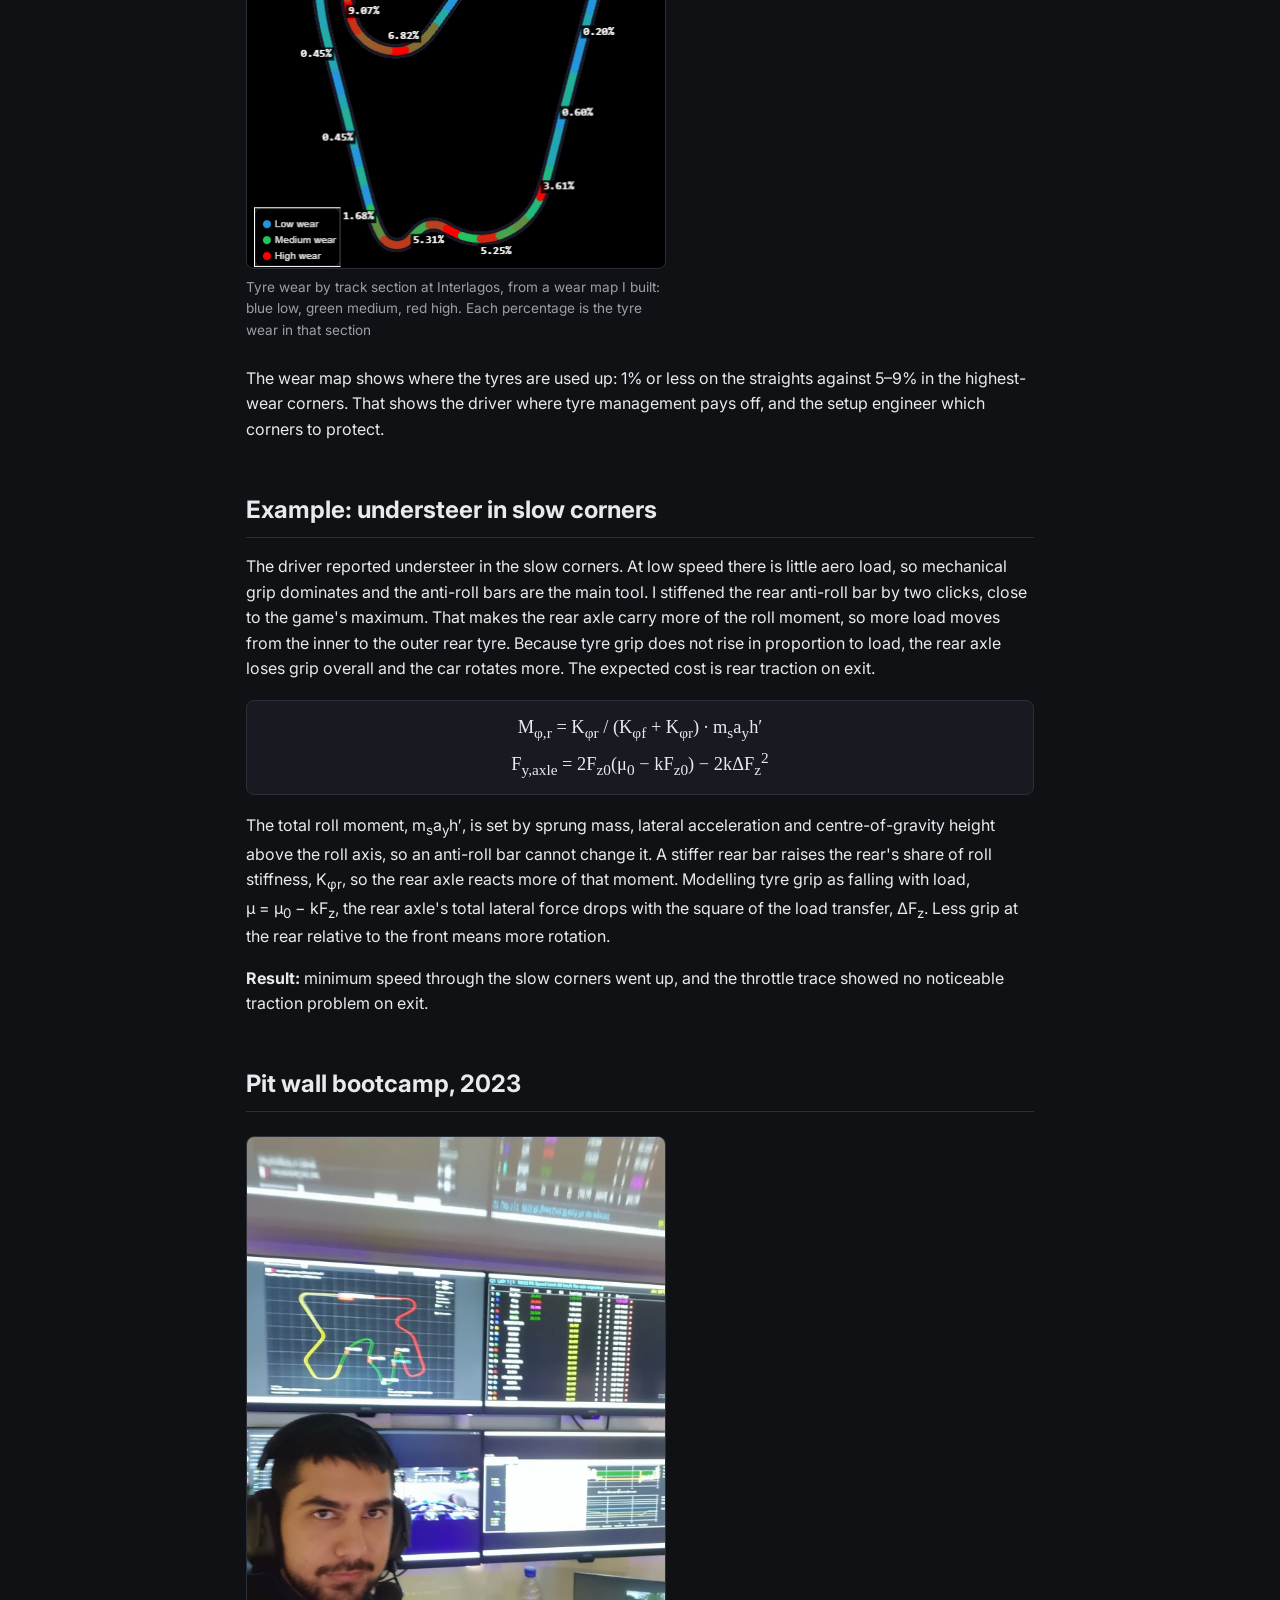
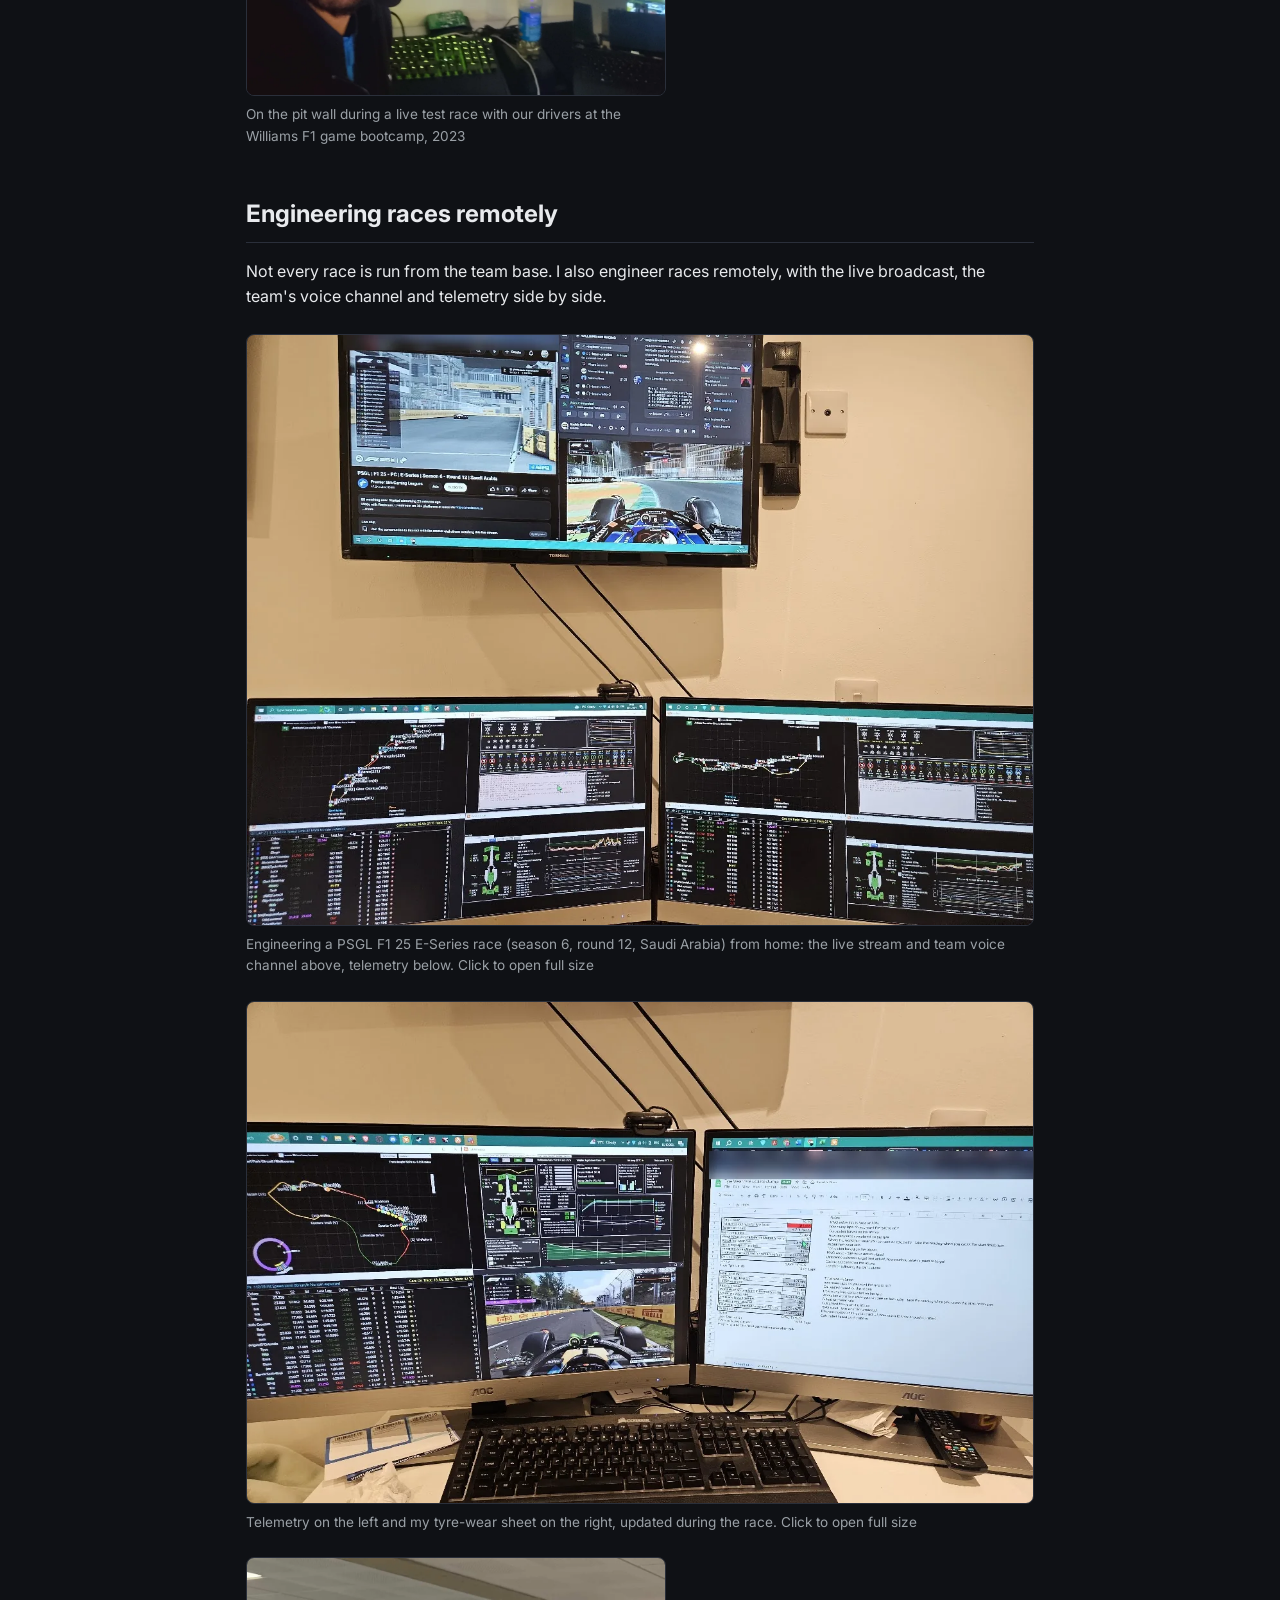
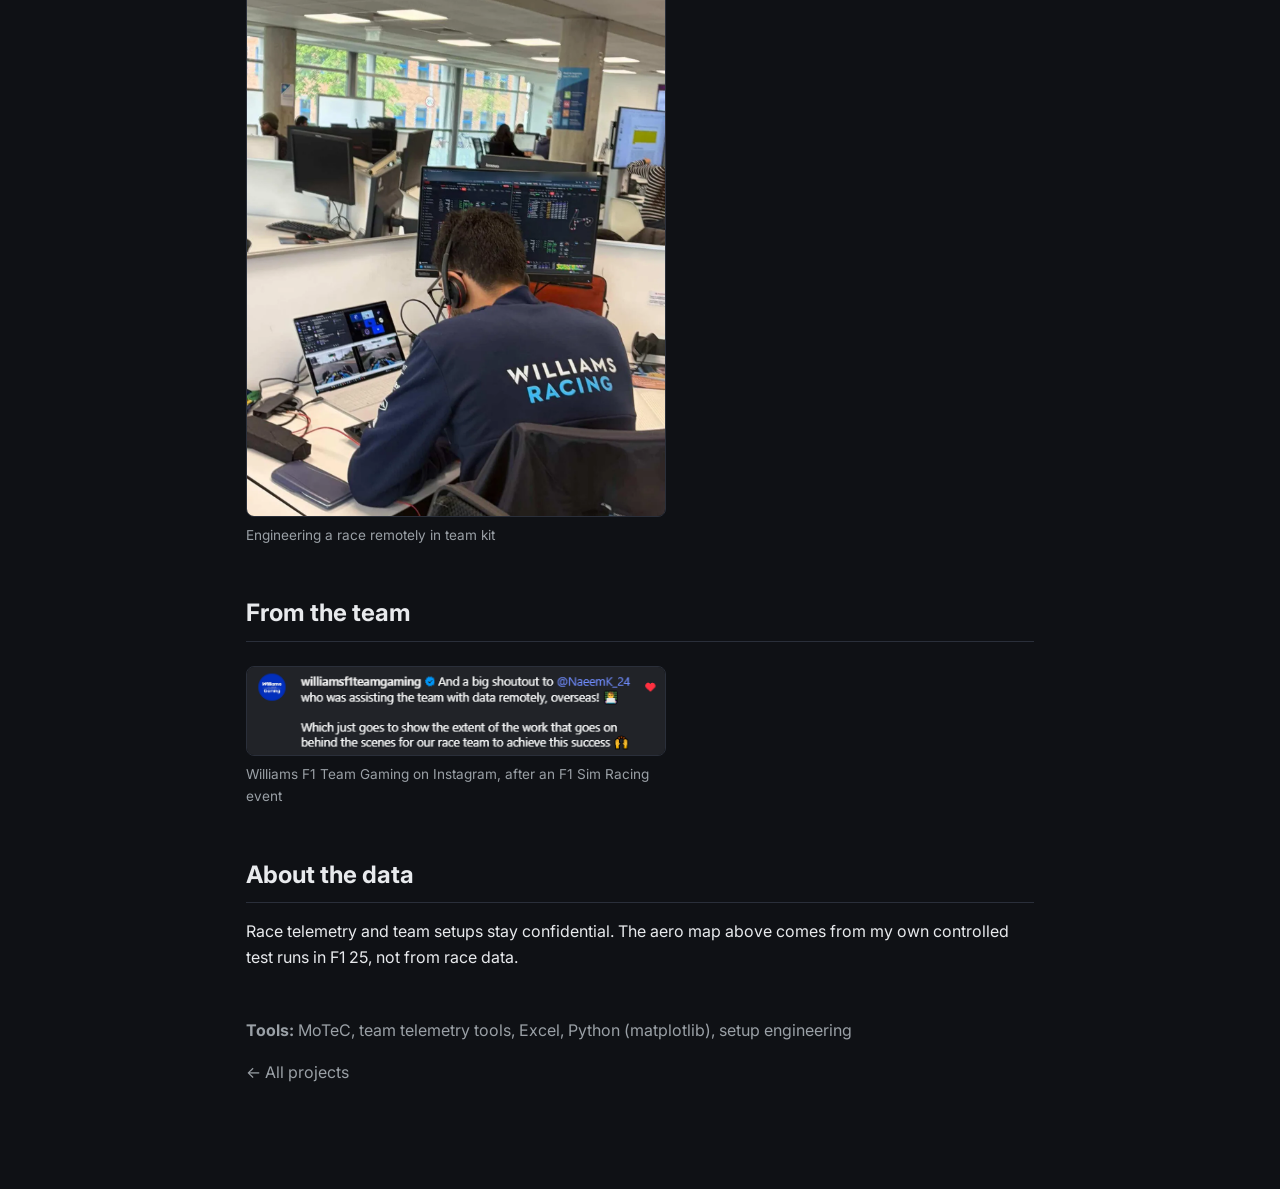
<file: projects/williams-simracing.html>
<!DOCTYPE html>
<html lang="en-GB">
<head>
  <meta charset="UTF-8">
  <meta name="viewport" content="width=device-width, initial-scale=1.0">
  <title>Sim-Racing Performance Engineering | Naeem Khan</title>
  <meta name="description" content="Volunteer sim-racing performance engineer for Atlassian Williams F1 Team Gaming: telemetry, driver feedback and setup changes.">
  <link rel="icon" href="../favicon.svg" type="image/svg+xml">
  <meta property="og:type" content="article">
  <meta property="og:title" content="Sim-Racing Performance Engineering | Naeem Khan">
  <meta property="og:description" content="Volunteer sim-racing performance engineer for Atlassian Williams F1 Team Gaming: telemetry, driver feedback and setup changes.">
  <meta property="og:url" content="https://nkhan24.github.io/projects/williams-simracing.html">
  <meta property="og:image" content="https://nkhan24.github.io/assets/images/social-preview.png">
  <meta name="twitter:card" content="summary_large_image">
  <link rel="preconnect" href="https://fonts.googleapis.com">
  <link rel="preconnect" href="https://fonts.gstatic.com" crossorigin>
  <link href="https://fonts.googleapis.com/css2?family=Inter:wght@400;600;700&display=swap" rel="stylesheet">
  <link rel="stylesheet" href="../css/style.css">
</head>
<body>

  <header class="site-header">
    <nav class="nav">
      <a href="../index.html" class="nav-logo">NK</a>
      <button class="nav-toggle" type="button" aria-expanded="false" aria-controls="nav-links" aria-label="Open menu">
        <span class="nav-toggle-bar"></span>
        <span class="nav-toggle-bar"></span>
        <span class="nav-toggle-bar"></span>
      </button>
      <ul class="nav-links" id="nav-links">
        <li><a href="../index.html#projects">Projects</a></li>
        <li><a href="../index.html#experience">Experience</a></li>
        <li><a href="../index.html#skills">Skills</a></li>
        <li><a href="../index.html#contact">Contact</a></li>
      </ul>
    </nav>
  </header>

  <main class="detail">

    <a class="back-link" href="../index.html#projects">&larr; All projects</a>
    <p class="eyebrow">Motorsport · Atlassian Williams F1 Team Gaming · 2022–2026</p>
    <h1 class="detail-title">Sim-Racing Performance Engineering</h1>
    <p class="detail-lead">Volunteer performance engineer for the official Williams Racing esports team. I read telemetry and driver feedback, find where lap time is lost, and turn that into setup changes.</p>
    <figure class="figure figure--narrow">
      <img src="../assets/images/projects/wfg-esports-facility.webp"
           alt="Naeem holding an F1 wet-weather tyre at the Williams Esports facility, with racing simulators behind"
           width="919" height="919" loading="lazy">
      <figcaption>At the Williams Esports facility with driver Alvaro Carreton</figcaption>
    </figure>
    <ol class="highlight-list detail-figures">
      <li><span class="hl-num">P4 ×2</span><span class="hl-text">Consecutive fourth-place finishes in the F1 Sim Racing Teams' Championship, against nine other teams</span></li>
      <li><span class="hl-num">20+</span><span class="hl-text">Circuits analysed for lap-time loss</span></li>
      <li><span class="hl-num">4+ yrs</span><span class="hl-text">With the team, January 2022 to August 2026</span></li>
      <li><span class="hl-num">2</span><span class="hl-text">Disciplines: GTP endurance racing first, then the F1 game</span></li>
    </ol>

    <section class="detail-section">
      <h2>What the role involves</h2>
      <ul class="detail-list">
        <li><strong>Lap-time analysis</strong>: comparing laps in MoTeC and the team's telemetry tools to find where time is lost, corner by corner.</li>
        <li><strong>Driver feedback</strong>: structured debriefs on balance, rotation, braking and traction, checked against what the data shows.</li>
        <li><strong>Setup changes</strong>: turning those findings into changes to the car, including spring and anti-roll-bar stiffness.</li>
      </ul>
      <figure class="figure">
        <img src="../assets/images/projects/wfg-sim-session.webp"
             alt="Two drivers on Playseat simulator rigs at the Williams Esports facility, with a team member watching from the side"
             width="1225" height="919" loading="lazy">
        <figcaption>A practice session on the team's simulators</figcaption>
      </figure>     
    </section>

        <section class="detail-section">
      <h2>Example: building an aero map in F1&nbsp;25</h2>
      <p>The game gives no aero data, so I measured it. On a long, smooth straight (Mexico City), the car runs at about 200&nbsp;km/h to read the front and rear wheel loads, then coasts down in neutral to read the deceleration. A stationary reading gives the static loads, and a low-speed coast-down gives the rolling resistance. One setting changes per run.</p>
      <p class="equation">C<sub>L</sub>A = (L<sub>F</sub> + L<sub>R</sub>) / &frac12;&rho;V&sup2;<br>
        C<sub>D</sub>A = (M&middot;g&middot;G<sub>long</sub> &minus; F<sub>rolling</sub>) / &frac12;&rho;V&sup2;<br>
        Aero balance = 100&middot;L<sub>F</sub> / (L<sub>F</sub> + L<sub>R</sub>)</p>
      <p>L<sub>F</sub> and L<sub>R</sub> are the front and rear aero loads (wheel load at speed minus static load). The method follows Segers, <em>Analysis Techniques for Racecar Data Acquisition</em> (SAE International, 2014), chapter&nbsp;13.</p>

      <figure class="figure">
        <a href="../assets/images/projects/wfg-aero-direction.webp" target="_blank" rel="noopener">
          <img src="../assets/images/projects/wfg-aero-direction.webp"
               alt="Chart of change in total downforce against aero balance for four setup changes from one baseline. Front wing moves balance forward and adds downforce; rear wing moves it rearward and adds downforce; raising the front ride height moves it rearward and loses downforce; raising the rear ride height moves it slightly forward and loses downforce."
               width="1600" height="900" loading="lazy">
        </a>
        <figcaption>Which way each setup change moves the car, from one baseline (wings 0, ride heights 15/40). Mexico, about 200&nbsp;km/h</figcaption>
      </figure>

      <div class="table-wrap">
        <table class="data-table">
          <thead><tr><th>Change</th><th>Front load</th><th>Rear load</th><th>Aero balance</th><th>Drag (C<sub>D</sub>A)</th></tr></thead>
          <tbody>
            <tr><td>Front wing, +10 clicks</td><td>+242&nbsp;N</td><td>+11&nbsp;N</td><td>+1.5 points</td><td>+2.6%</td></tr>
            <tr><td>Rear wing, +10 clicks</td><td>&minus;12&nbsp;N</td><td>+222&nbsp;N</td><td>&minus;1.0 points</td><td>+4.0%</td></tr>
            <tr><td>Front ride height, +1&nbsp;mm</td><td>&minus;42&nbsp;N</td><td>&minus;14&nbsp;N</td><td>&minus;0.27 points</td><td>&minus;0.3%</td></tr>
            <tr><td>Rear ride height, +1&nbsp;mm</td><td>+6&nbsp;N</td><td>&minus;13&nbsp;N</td><td>+0.12 points</td><td>+0.4%</td></tr>
          </tbody>
        </table>
      </div>
      <p>Ride heights are the measured (dynamic) values at speed. Raising one end of the car also moved the other, so I separated the two effects with a two-variable fit (R&sup2; above 0.99 for the loads and balance).</p>

      <h3>Using it for setup direction</h3>
      <p>To make the car rotate more in fast corners, the aero balance has to move forward. The map shows what each way of doing that costs:</p>
      <ul class="detail-list">
        <li><strong>More front wing</strong>: +0.15 points per click. It costs about half the drag per unit of downforce of the rear wing, so it is the efficient choice.</li>
        <li><strong>Lower front ride height</strong>: +0.27 points and +57&nbsp;N of total downforce per mm, limited by how low the floor can run.</li>
        <li><strong>Less rear wing</strong>: moves the balance forward but takes downforce off the rear, which costs traction.</li>
        <li><strong>More rake</strong> (raising the rear): only +0.12 points per mm, while losing downforce and adding drag. In this game, rake is a poor balance tool.</li>
      </ul>
      <p>Aero load scales with speed squared, so at 100&nbsp;km/h it is a quarter of the 200&nbsp;km/h figure. In slow corners, rotation comes mainly from the mechanical setup instead.</p>

      <h3>Checking the data</h3>
      <figure class="figure">
        <a href="../assets/images/projects/wfg-aero-repeat.webp" target="_blank" rel="noopener">
          <img src="../assets/images/projects/wfg-aero-repeat.webp"
               alt="Chart of aero balance against wing setting for front and rear wing sweeps at Mexico and a repeat at Bahrain. The Bahrain lines run parallel to the Mexico lines, about half a point lower."
               width="1600" height="900" loading="lazy">
        </a>
        <figcaption>The wing sweeps repeated at Bahrain</figcaption>
      </figure>
      <ul class="detail-list">
        <li><strong>Repeatable</strong>: the balance shift per click matched Mexico within 3% (front wing 0.150 against 0.153 points per click; rear wing 0.104 against 0.102).</li>
        <li><strong>Offset explained</strong>: Bahrain sits about 0.57 points rearward. The ride-height fit from Mexico predicts 0.55 points from Bahrain's different ride heights.</li>
        <li><strong>Noise</strong>: Bahrain's straight made the load readings about ten times noisier, which is why Mexico is the reference track.</li>
        <li><strong>Limits</strong>: air density is fixed at 1.293&nbsp;kg/m&sup3; because the game does not model it, and the drag figure depends on the mass and rolling resistance used. So C<sub>L</sub>A and C<sub>D</sub>A are for comparing settings, not real-world values. Aero balance and the load changes do not depend on those assumptions.</li>
      </ul>
    </section>

    <section class="detail-section">
      <h2>Example: race strategy and tyre wear</h2>
      <p>For a season in a previous F1 game, I built a strategy sheet setting out each round's tyre plan: the compounds available, how much slower the medium and hard were than the soft, how many laps each compound lasts, the main and backup pit strategies with the tyre wear expected at each stop, fuel targets, and the time lost in the pit lane.</p>
      <figure class="figure">
        <a href="../assets/images/projects/wfg-strategy-tyres.webp" target="_blank" rel="noopener">
          <img src="../assets/images/projects/wfg-strategy-tyres.webp"
               alt="Table of tyre data for 12 rounds: compounds available, dry time difference of the medium and hard against the soft, and tyre lifespan in laps"
               width="752" height="237" loading="lazy">
        </a>
        <figcaption>Tyre data by round: compounds, dry pace gap to the soft, and lifespan in laps. Click to open full size</figcaption>
      </figure>
      <figure class="figure">
        <a href="../assets/images/projects/wfg-strategy-pits.webp" target="_blank" rel="noopener">
          <img src="../assets/images/projects/wfg-strategy-pits.webp"
               alt="Table of pit strategies for 12 rounds: main and backup stint plans, estimated tyre wear at each stop, fuel target, fuel burn rate and pit loss"
               width="988" height="237" loading="lazy">
        </a>
        <figcaption>Pit strategy by round: main and backup stint plans, estimated tyre wear at each stop, fuel targets and pit loss. Click to open full size</figcaption>
            </figure>
      <p>The trade-off behind each plan: an extra stop only pays if the time gained on fresher or faster tyres is more than the pit loss. Pit loss across the season ranged from 17&nbsp;s to 27.5&nbsp;s, so the same tyre gap can justify an extra stop at one track and not at another.</p>
        <figure class="figure">
        <a href="../assets/images/projects/wfg-pitwall-screens.webp" target="_blank" rel="noopener">
          <img src="../assets/images/projects/wfg-pitwall-screens.webp"
               alt="Pit-wall monitors during a race: track map with car positions, live timing, weather forecast, each car's tyre history, and a car status screen with tyre temperatures and damage"
               width="1225" height="919" loading="lazy">
        </a>
        <figcaption>The pit wall during a test race at Lusail, Qatar, in preparation for an esports league race: track map, live timing, weather forecast, tyre history and car status. Click to open full size</figcaption>
      </figure>    
      <figure class="figure figure--narrow">
        <img src="../assets/images/projects/wfg-tyre-wear-brazil.webp"
             alt="Map of Interlagos coloured by tyre wear: the straights are blue (low wear) and several corners are red (high wear)"
             width="420" height="505" loading="lazy">
        <figcaption>Tyre wear by track section at Interlagos, from a wear map I built: blue low, green medium, red high. Each percentage is the tyre wear in that section</figcaption>
      </figure>
      <p>The wear map shows where the tyres are used up: 1% or less on the straights against 5–9% in the highest-wear corners. That shows the driver where tyre management pays off, and the setup engineer which corners to protect.</p>
    </section>

    <section class="detail-section">
      <h2>Example: understeer in slow corners</h2>
      <p>The driver reported understeer in the slow corners. At low speed there is little aero load, so mechanical grip dominates and the anti-roll bars are the main tool. I stiffened the rear anti-roll bar by two clicks, close to the game's maximum. That makes the rear axle carry more of the roll moment, so more load moves from the inner to the outer rear tyre. Because tyre grip does not rise in proportion to load, the rear axle loses grip overall and the car rotates more. The expected cost is rear traction on exit.</p>      <p class="equation">M<sub>&phi;,r</sub> = K<sub>&phi;r</sub> / (K<sub>&phi;f</sub> + K<sub>&phi;r</sub>) &middot; m<sub>s</sub>a<sub>y</sub>h&prime;<br>
        F<sub>y,axle</sub> = 2F<sub>z0</sub>(&mu;<sub>0</sub> &minus; kF<sub>z0</sub>) &minus; 2k&Delta;F<sub>z</sub><sup>2</sup></p>
      <p>The total roll moment, m<sub>s</sub>a<sub>y</sub>h&prime;, is set by sprung mass, lateral acceleration and centre-of-gravity height above the roll axis, so an anti-roll bar cannot change it. A stiffer rear bar raises the rear's share of roll stiffness, K<sub>&phi;r</sub>, so the rear axle reacts more of that moment. Modelling tyre grip as falling with load, &mu;&nbsp;=&nbsp;&mu;<sub>0</sub>&nbsp;&minus;&nbsp;kF<sub>z</sub>, the rear axle's total lateral force drops with the square of the load transfer, &Delta;F<sub>z</sub>. Less grip at the rear relative to the front means more rotation.</p>
      <p><strong>Result:</strong> minimum speed through the slow corners went up, and the throttle trace showed no noticeable traction problem on exit.</p>
    </section>

    <section class="detail-section">
      <h2>Pit wall bootcamp, 2023</h2>
      <figure class="figure figure--narrow">
        <img src="../assets/images/projects/wfg-pitwall-bootcamp.webp"
             alt="Naeem wearing a headset at a pit-wall desk, with track map, timing and onboard screens behind"
             width="1200" height="1600" loading="lazy">
        <figcaption>On the pit wall during a live test race with our drivers at the Williams F1 game bootcamp, 2023</figcaption>
      </figure>
    </section>

    <section class="detail-section">
      <h2>Engineering races remotely</h2>
      <p>Not every race is run from the team base. I also engineer races remotely, with the live broadcast, the team's voice channel and telemetry side by side.</p>
      <figure class="figure">
        <a href="../assets/images/projects/wfg-remote-psgl.webp" target="_blank" rel="noopener">
          <img src="../assets/images/projects/wfg-remote-psgl.webp"
               alt="Home race-engineering setup: a TV showing the PSGL F1 25 E-Series live stream and the team's Discord voice channels, above two monitors of live timing, track maps and car telemetry"
               width="1225" height="919" loading="lazy">
        </a>
        <figcaption>Engineering a PSGL F1 25 E-Series race (season 6, round 12, Saudi Arabia) from home: the live stream and team voice channel above, telemetry below. Click to open full size</figcaption>
      </figure>
      <figure class="figure">
        <a href="../assets/images/projects/wfg-remote-tyresheet.webp" target="_blank" rel="noopener">
          <img src="../assets/images/projects/wfg-remote-tyresheet.webp"
               alt="Two monitors: live timing, track map, car status and onboard video on the left; a tyre-wear spreadsheet on the right"
               width="1225" height="780" loading="lazy">
        </a>
        <figcaption>Telemetry on the left and my tyre-wear sheet on the right, updated during the race. Click to open full size</figcaption>
      </figure>
      <figure class="figure figure--narrow">
        <img src="../assets/images/projects/wfg-remote-desk.webp"
             alt="Naeem from behind in a Williams Racing top and headset, at a desk with telemetry on a monitor and the race on a laptop"
             width="1200" height="1600" loading="lazy">
        <figcaption>Engineering a race remotely in team kit</figcaption>
      </figure>
    </section>

    <section class="detail-section">
      <h2>From the team</h2>
      <figure class="figure figure--narrow">
        <img src="../assets/images/projects/wfg-team-shoutout.webp"
             alt="Instagram comment from williamsf1teamgaming: And a big shoutout to @NaeemK_24 who was assisting the team with data remotely, overseas! Which just goes to show the extent of the work that goes on behind the scenes for our race team to achieve this success."
             width="444" height="94" loading="lazy">
        <figcaption>Williams F1 Team Gaming on Instagram, after an F1 Sim Racing event</figcaption>
      </figure>
    </section>

    <section class="detail-section">
      <h2>About the data</h2>
      <p>Race telemetry and team setups stay confidential. The aero map above comes from my own controlled test runs in F1&nbsp;25, not from race data.</p>
    </section>

    <p class="detail-tools"><strong>Tools:</strong> MoTeC, team telemetry tools, Excel, Python (matplotlib), setup engineering</p>
    <a class="back-link" href="../index.html#projects">&larr; All projects</a>

  </main>
  <script src="../js/main.js"></script>
</body>
</html>
</file>
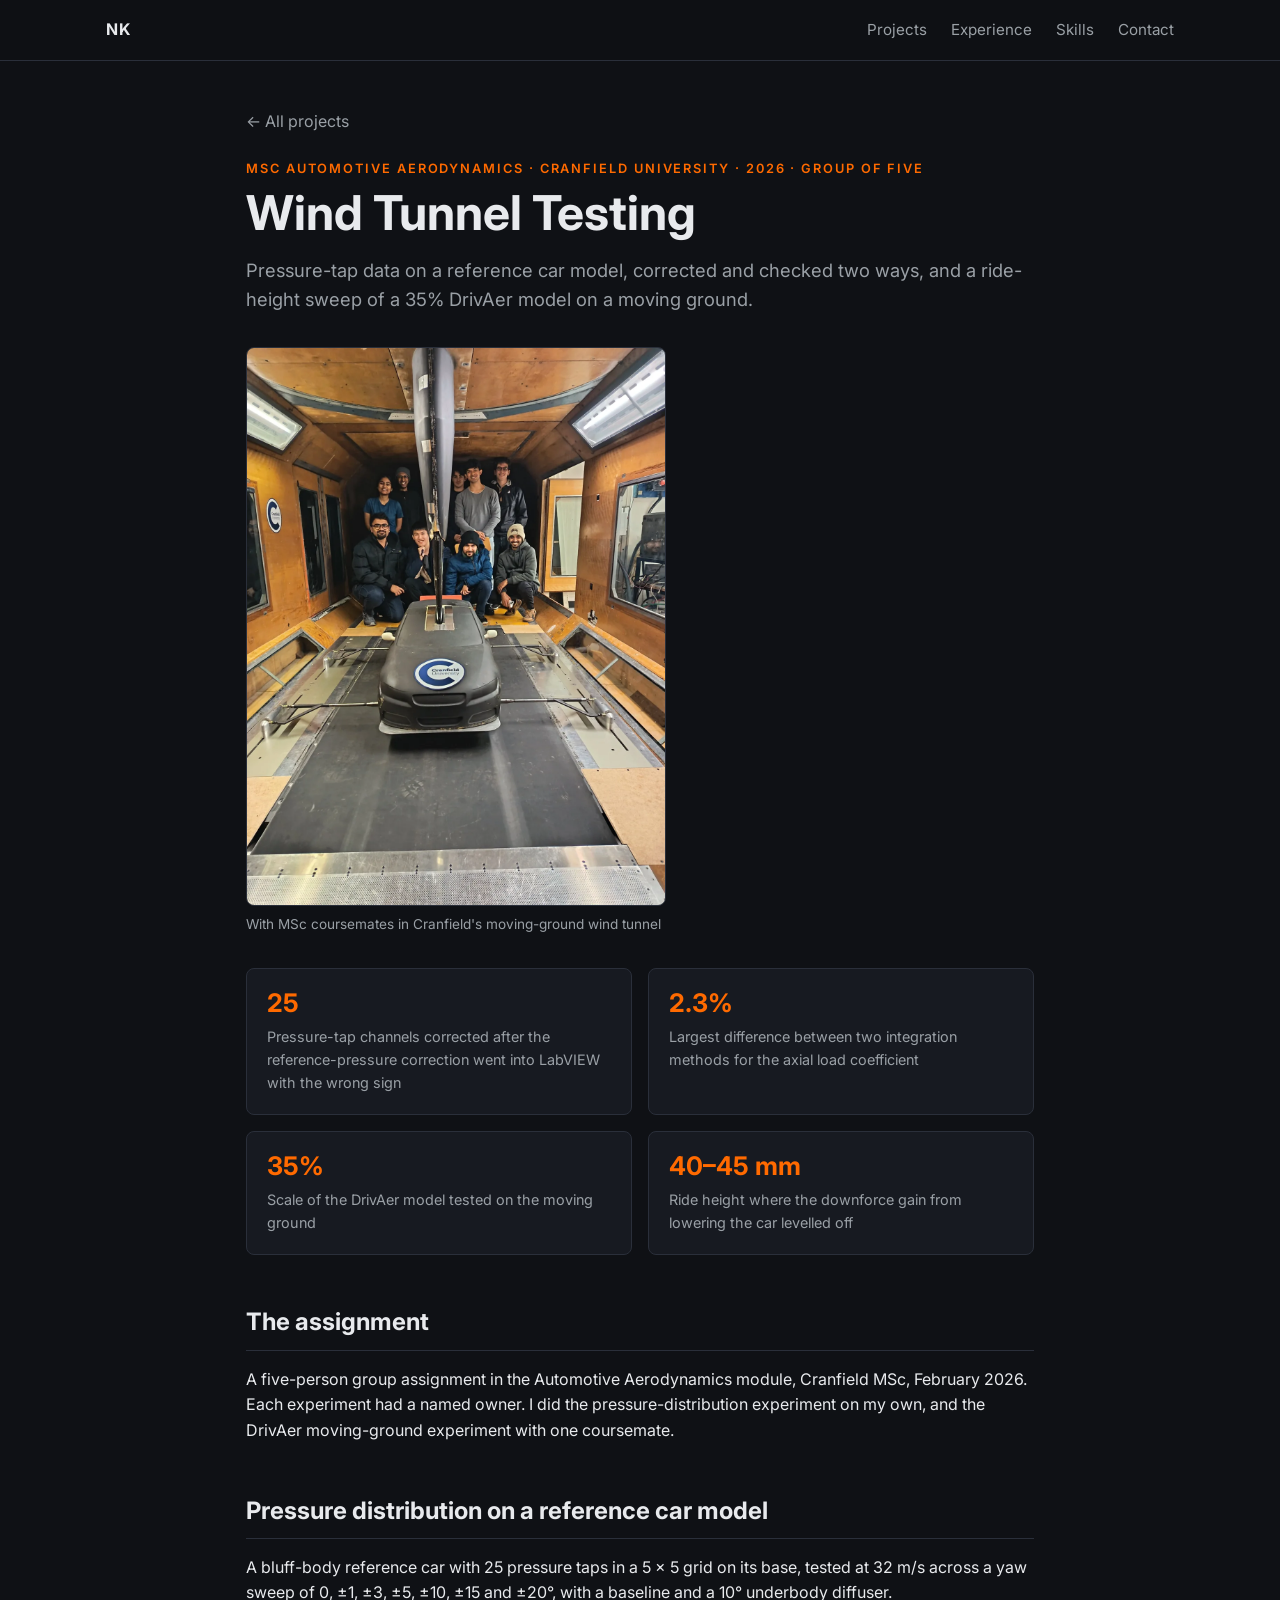
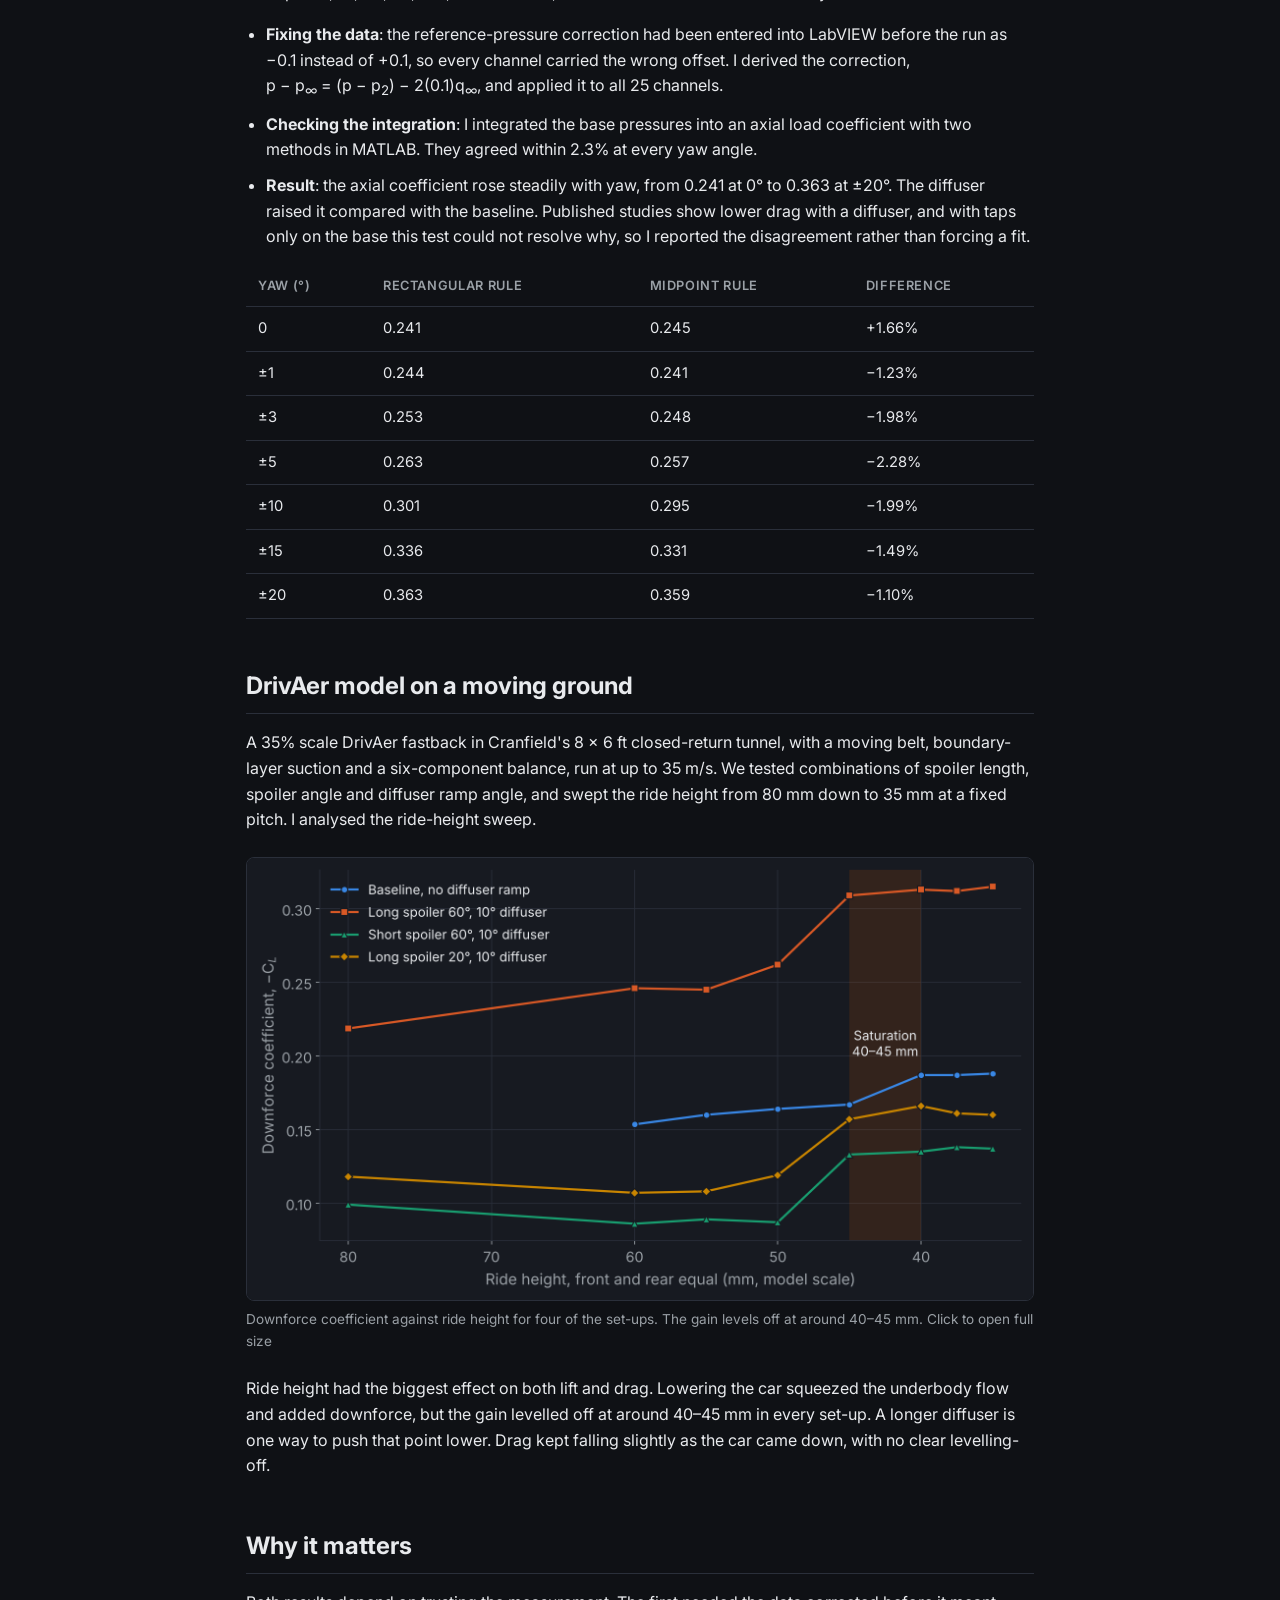
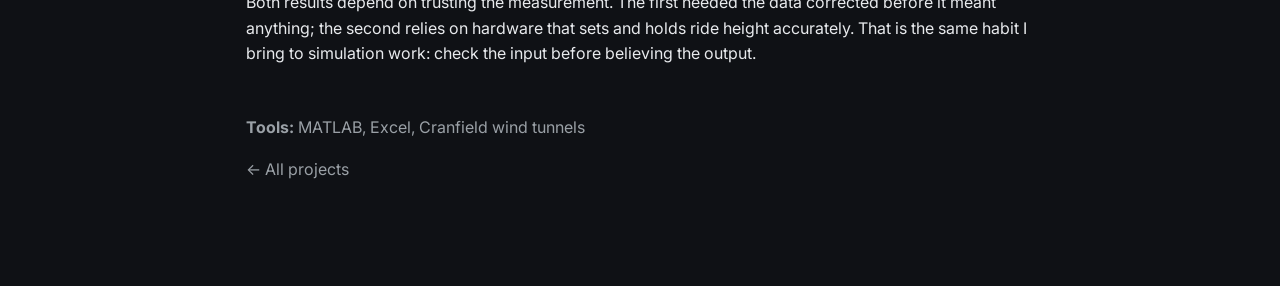
<file: projects/wind-tunnel.html>
<!DOCTYPE html>
<html lang="en-GB">
<head>
  <meta charset="UTF-8">
  <meta name="viewport" content="width=device-width, initial-scale=1.0">
  <title>Wind Tunnel Testing | Naeem Khan</title>
  <meta name="description" content="Cranfield wind tunnel work: correcting and integrating base-pressure data on a reference car, and a ride-height sweep of a 35% DrivAer model on a moving ground.">
  <link rel="icon" href="../favicon.svg" type="image/svg+xml">
  <meta property="og:type" content="article">
  <meta property="og:title" content="Wind Tunnel Testing | Naeem Khan">
  <meta property="og:description" content="Cranfield wind tunnel work: correcting and integrating base-pressure data on a reference car, and a ride-height sweep of a 35% DrivAer model on a moving ground.">
  <meta property="og:url" content="https://nkhan24.github.io/projects/wind-tunnel.html">
  <meta property="og:image" content="https://nkhan24.github.io/assets/images/projects/aero-drivaer-ride-height.webp">
  <meta name="twitter:card" content="summary_large_image">
  <link rel="preconnect" href="https://fonts.googleapis.com">
  <link rel="preconnect" href="https://fonts.gstatic.com" crossorigin>
  <link href="https://fonts.googleapis.com/css2?family=Inter:wght@400;600;700&display=swap" rel="stylesheet">
  <link rel="stylesheet" href="../css/style.css">
</head>
<body>

  <header class="site-header">
    <nav class="nav">
      <a href="../index.html" class="nav-logo">NK</a>
      <button class="nav-toggle" type="button" aria-expanded="false" aria-controls="nav-links" aria-label="Open menu">
        <span class="nav-toggle-bar"></span>
        <span class="nav-toggle-bar"></span>
        <span class="nav-toggle-bar"></span>
      </button>
      <ul class="nav-links" id="nav-links">
        <li><a href="../index.html#projects">Projects</a></li>
        <li><a href="../index.html#experience">Experience</a></li>
        <li><a href="../index.html#skills">Skills</a></li>
        <li><a href="../index.html#contact">Contact</a></li>
      </ul>
    </nav>
  </header>

  <main class="detail">

    <a class="back-link" href="../index.html#projects">&larr; All projects</a>
    <p class="eyebrow">MSc Automotive Aerodynamics · Cranfield University · 2026 · Group of five</p>
    <h1 class="detail-title">Wind Tunnel Testing</h1>
    <p class="detail-lead">Pressure-tap data on a reference car model, corrected and checked two ways, and a ride-height sweep of a 35% DrivAer model on a moving ground.</p>
    <figure class="figure figure--narrow">
      <img src="../assets/images/projects/about-wind-tunnel.webp"
             alt="A group of MSc students inside Cranfield's wind tunnel behind a scale car model on the rolling road"
             width="1200" height="1600" loading="lazy">
      <figcaption>With MSc coursemates in Cranfield's moving-ground wind tunnel</figcaption>
    </figure>
    <ol class="highlight-list detail-figures">
      <li><span class="hl-num">25</span><span class="hl-text">Pressure-tap channels corrected after the reference-pressure correction went into LabVIEW with the wrong sign</span></li>
      <li><span class="hl-num">2.3%</span><span class="hl-text">Largest difference between two integration methods for the axial load coefficient</span></li>
      <li><span class="hl-num">35%</span><span class="hl-text">Scale of the DrivAer model tested on the moving ground</span></li>
      <li><span class="hl-num">40&ndash;45&nbsp;mm</span><span class="hl-text">Ride height where the downforce gain from lowering the car levelled off</span></li>
    </ol>
    <section class="detail-section">
      <h2>The assignment</h2>
      <p>A five-person group assignment in the Automotive Aerodynamics module, Cranfield MSc, February 2026. Each experiment had a named owner. I did the pressure-distribution experiment on my own, and the DrivAer moving-ground experiment with one coursemate.</p>
    </section>
    <section class="detail-section">
      <h2>Pressure distribution on a reference car model</h2>
      <p>A bluff-body reference car with 25 pressure taps in a 5&nbsp;&times;&nbsp;5 grid on its base, tested at 32&nbsp;m/s across a yaw sweep of 0, &plusmn;1, &plusmn;3, &plusmn;5, &plusmn;10, &plusmn;15 and &plusmn;20&deg;, with a baseline and a 10&deg; underbody diffuser.</p>
      <ul class="detail-list">
        <li><strong>Fixing the data</strong>: the reference-pressure correction had been entered into LabVIEW before the run as &minus;0.1 instead of +0.1, so every channel carried the wrong offset. I derived the correction, p&nbsp;&minus;&nbsp;p<sub>&infin;</sub>&nbsp;=&nbsp;(p&nbsp;&minus;&nbsp;p<sub>2</sub>)&nbsp;&minus;&nbsp;2(0.1)q<sub>&infin;</sub>, and applied it to all 25 channels.</li>
        <li><strong>Checking the integration</strong>: I integrated the base pressures into an axial load coefficient with two methods in MATLAB. They agreed within 2.3% at every yaw angle.</li>
        <li><strong>Result</strong>: the axial coefficient rose steadily with yaw, from 0.241 at 0&deg; to 0.363 at &plusmn;20&deg;. The diffuser raised it compared with the baseline. Published studies show lower drag with a diffuser, and with taps only on the base this test could not resolve why, so I reported the disagreement rather than forcing a fit.</li>
      </ul>
      <div class="table-wrap">
        <table class="data-table">
          <thead><tr><th>Yaw (&deg;)</th><th>Rectangular rule</th><th>Midpoint rule</th><th>Difference</th></tr></thead>
          <tbody>
            <tr><td>0</td><td>0.241</td><td>0.245</td><td>+1.66%</td></tr>
            <tr><td>&plusmn;1</td><td>0.244</td><td>0.241</td><td>&minus;1.23%</td></tr>
            <tr><td>&plusmn;3</td><td>0.253</td><td>0.248</td><td>&minus;1.98%</td></tr>
            <tr><td>&plusmn;5</td><td>0.263</td><td>0.257</td><td>&minus;2.28%</td></tr>
            <tr><td>&plusmn;10</td><td>0.301</td><td>0.295</td><td>&minus;1.99%</td></tr>
            <tr><td>&plusmn;15</td><td>0.336</td><td>0.331</td><td>&minus;1.49%</td></tr>
            <tr><td>&plusmn;20</td><td>0.363</td><td>0.359</td><td>&minus;1.10%</td></tr>
          </tbody>
        </table>
      </div>
    </section>
    <section class="detail-section">
      <h2>DrivAer model on a moving ground</h2>
      <p>A 35% scale DrivAer fastback in Cranfield's 8&nbsp;&times;&nbsp;6&nbsp;ft closed-return tunnel, with a moving belt, boundary-layer suction and a six-component balance, run at up to 35&nbsp;m/s. We tested combinations of spoiler length, spoiler angle and diffuser ramp angle, and swept the ride height from 80&nbsp;mm down to 35&nbsp;mm at a fixed pitch. I analysed the ride-height sweep.</p>
    <figure class="figure figure--chart">
      <a href="../assets/images/projects/aero-drivaer-ride-height.webp" target="_blank" rel="noopener">
        <img src="../assets/images/projects/aero-drivaer-ride-height.webp"
             alt="Line chart of downforce coefficient against ride height from 80 to 35 millimetres for four DrivAer set-ups. Every set-up gains downforce as it is lowered, then levels off between 45 and 40 millimetres"
             width="1600" height="900" loading="lazy">
      </a>
      <figcaption>Downforce coefficient against ride height for four of the set-ups. The gain levels off at around 40&ndash;45&nbsp;mm. Click to open full size</figcaption>
    </figure>
      <p>Ride height had the biggest effect on both lift and drag. Lowering the car squeezed the underbody flow and added downforce, but the gain levelled off at around 40&ndash;45&nbsp;mm in every set-up. A longer diffuser is one way to push that point lower. Drag kept falling slightly as the car came down, with no clear levelling-off.</p>
    </section>
    <section class="detail-section">
      <h2>Why it matters</h2>
      <p>Both results depend on trusting the measurement. The first needed the data corrected before it meant anything; the second relies on hardware that sets and holds ride height accurately. That is the same habit I bring to simulation work: check the input before believing the output.</p>
    </section>
    <p class="detail-tools"><strong>Tools:</strong> MATLAB, Excel, Cranfield wind tunnels</p>
    <a class="back-link" href="../index.html#projects">&larr; All projects</a>

  </main>
  <script src="../js/main.js"></script>
</body>
</html>
</file>
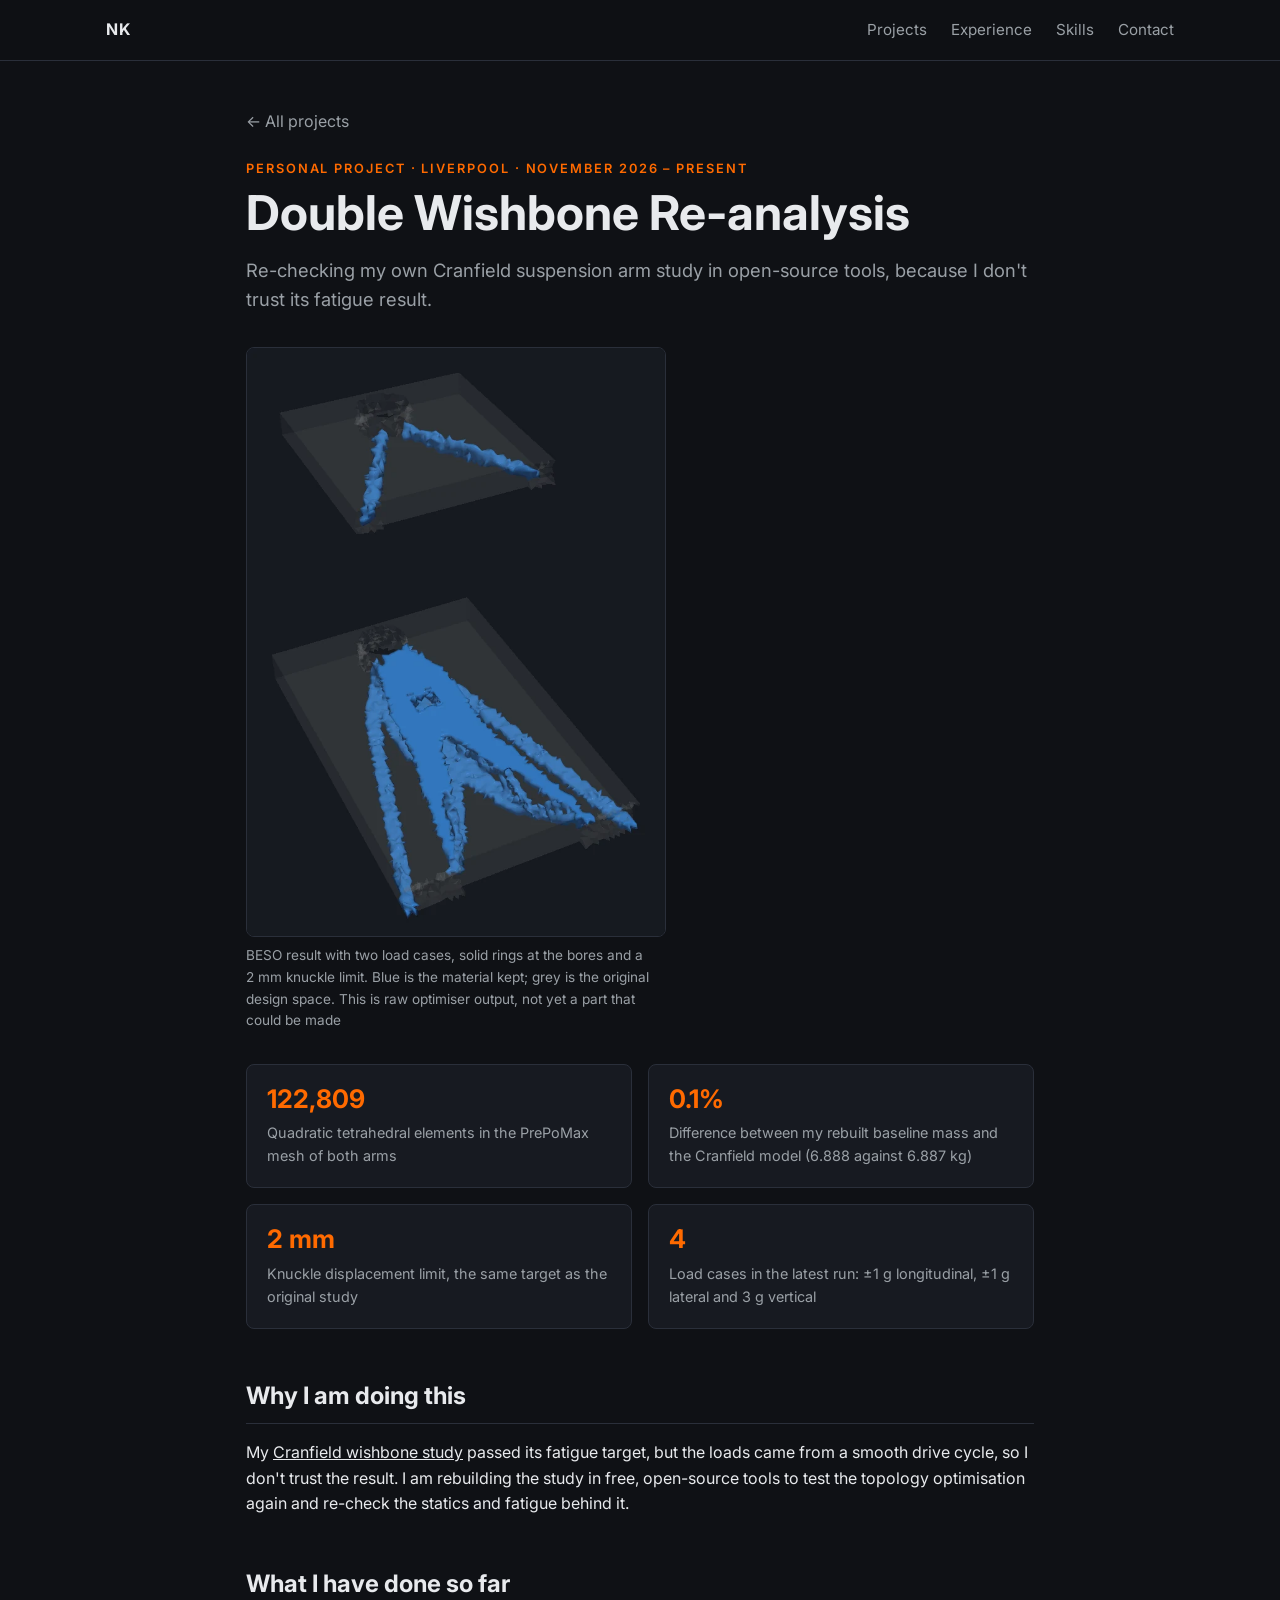
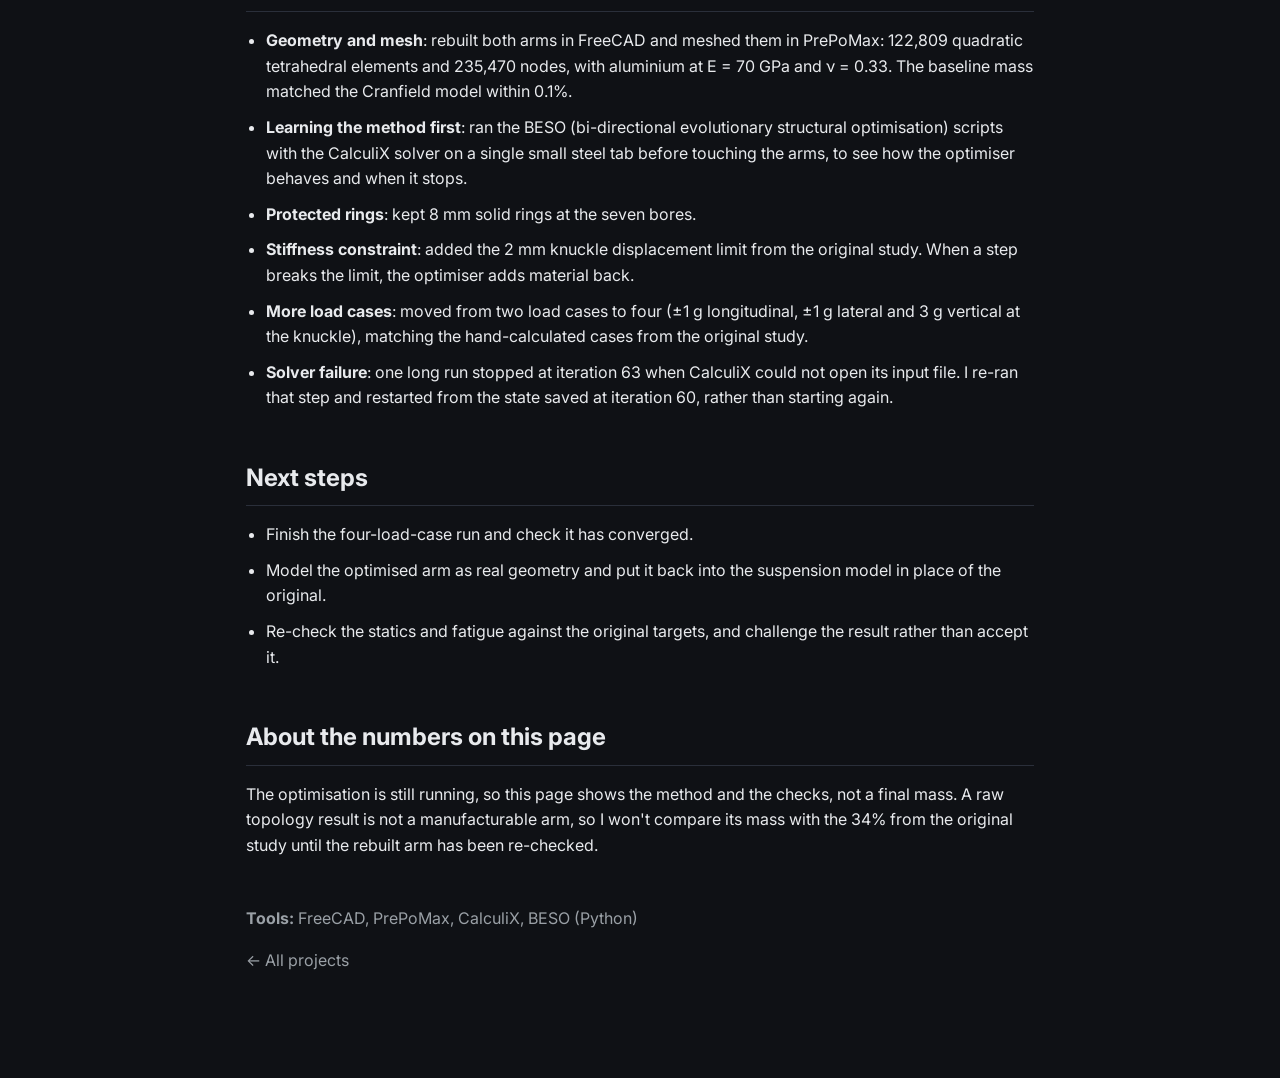
<file: projects/wishbone-reanalysis.html>
<!DOCTYPE html>
<html lang="en-GB">
<head>
  <meta charset="UTF-8">
  <meta name="viewport" content="width=device-width, initial-scale=1.0">
  <title>Double Wishbone Re-analysis | Naeem Khan</title>
  <meta name="description" content="Personal project: rebuilding a double wishbone suspension arm study in FreeCAD, PrePoMax and CalculiX to re-check topology optimisation, statics and fatigue.">
  <link rel="icon" href="../favicon.svg" type="image/svg+xml">
  <meta property="og:type" content="article">
  <meta property="og:title" content="Double Wishbone Re-analysis | Naeem Khan">
  <meta property="og:description" content="Personal project: rebuilding a double wishbone suspension arm study in FreeCAD, PrePoMax and CalculiX to re-check topology optimisation, statics and fatigue.">
  <meta property="og:url" content="https://nkhan24.github.io/projects/wishbone-reanalysis.html">
  <meta property="og:image" content="https://nkhan24.github.io/assets/images/projects/wishbone-beso-rings.webp">
  <meta name="twitter:card" content="summary_large_image">
  <link rel="preconnect" href="https://fonts.googleapis.com">
  <link rel="preconnect" href="https://fonts.gstatic.com" crossorigin>
  <link href="https://fonts.googleapis.com/css2?family=Inter:wght@400;600;700&display=swap" rel="stylesheet">
  <link rel="stylesheet" href="../css/style.css">
</head>
<body>

  <header class="site-header">
    <nav class="nav">
      <a href="../index.html" class="nav-logo">NK</a>
      <button class="nav-toggle" type="button" aria-expanded="false" aria-controls="nav-links" aria-label="Open menu">
        <span class="nav-toggle-bar"></span>
        <span class="nav-toggle-bar"></span>
        <span class="nav-toggle-bar"></span>
      </button>
      <ul class="nav-links" id="nav-links">
        <li><a href="../index.html#projects">Projects</a></li>
        <li><a href="../index.html#experience">Experience</a></li>
        <li><a href="../index.html#skills">Skills</a></li>
        <li><a href="../index.html#contact">Contact</a></li>
      </ul>
    </nav>
  </header>

  <main class="detail">

    <a class="back-link" href="../index.html#projects">&larr; All projects</a>
    <p class="eyebrow">Personal project · Liverpool · November 2026 &ndash; present</p>
    <h1 class="detail-title">Double Wishbone Re-analysis</h1>
    <p class="detail-lead">Re-checking my own Cranfield suspension arm study in open-source tools, because I don't trust its fatigue result.</p>
    <figure class="figure figure--narrow">
      <a href="../assets/images/projects/wishbone-beso-rings.webp" target="_blank" rel="noopener">
        <img src="../assets/images/projects/wishbone-beso-rings.webp"
             alt="Topology optimisation result for the upper and lower suspension arms in CalculiX: thin blue load paths inside a translucent grey design-space block, with solid rings kept at the mounting bores"
             width="672" height="946" loading="lazy">
      </a>
      <figcaption>BESO result with two load cases, solid rings at the bores and a 2&nbsp;mm knuckle limit. Blue is the material kept; grey is the original design space. This is raw optimiser output, not yet a part that could be made</figcaption>
    </figure>
    <ol class="highlight-list detail-figures">
      <li><span class="hl-num">122,809</span><span class="hl-text">Quadratic tetrahedral elements in the PrePoMax mesh of both arms</span></li>
      <li><span class="hl-num">0.1%</span><span class="hl-text">Difference between my rebuilt baseline mass and the Cranfield model (6.888 against 6.887&nbsp;kg)</span></li>
      <li><span class="hl-num">2&nbsp;mm</span><span class="hl-text">Knuckle displacement limit, the same target as the original study</span></li>
      <li><span class="hl-num">4</span><span class="hl-text">Load cases in the latest run: &plusmn;1&nbsp;g longitudinal, &plusmn;1&nbsp;g lateral and 3&nbsp;g vertical</span></li>
    </ol>
    <section class="detail-section">
      <h2>Why I am doing this</h2>
      <p>My <a href="vehicle-structures.html">Cranfield wishbone study</a> passed its fatigue target, but the loads came from a smooth drive cycle, so I don't trust the result. I am rebuilding the study in free, open-source tools to test the topology optimisation again and re-check the statics and fatigue behind it.</p>
    </section>
    <section class="detail-section">
      <h2>What I have done so far</h2>
      <ul class="detail-list">
        <li><strong>Geometry and mesh</strong>: rebuilt both arms in FreeCAD and meshed them in PrePoMax: 122,809 quadratic tetrahedral elements and 235,470 nodes, with aluminium at E&nbsp;=&nbsp;70&nbsp;GPa and &nu;&nbsp;=&nbsp;0.33. The baseline mass matched the Cranfield model within 0.1%.</li>
        <li><strong>Learning the method first</strong>: ran the BESO (bi-directional evolutionary structural optimisation) scripts with the CalculiX solver on a single small steel tab before touching the arms, to see how the optimiser behaves and when it stops.</li>
        <li><strong>Protected rings</strong>: kept 8&nbsp;mm solid rings at the seven bores.</li>
        <li><strong>Stiffness constraint</strong>: added the 2&nbsp;mm knuckle displacement limit from the original study. When a step breaks the limit, the optimiser adds material back.</li>
        <li><strong>More load cases</strong>: moved from two load cases to four (&plusmn;1&nbsp;g longitudinal, &plusmn;1&nbsp;g lateral and 3&nbsp;g vertical at the knuckle), matching the hand-calculated cases from the original study.</li>
        <li><strong>Solver failure</strong>: one long run stopped at iteration 63 when CalculiX could not open its input file. I re-ran that step and restarted from the state saved at iteration 60, rather than starting again.</li>
      </ul>
    </section>
    <section class="detail-section">
      <h2>Next steps</h2>
      <ul class="detail-list">
        <li>Finish the four-load-case run and check it has converged.</li>
        <li>Model the optimised arm as real geometry and put it back into the suspension model in place of the original.</li>
        <li>Re-check the statics and fatigue against the original targets, and challenge the result rather than accept it.</li>
      </ul>
    </section>
    <section class="detail-section">
      <h2>About the numbers on this page</h2>
      <p>The optimisation is still running, so this page shows the method and the checks, not a final mass. A raw topology result is not a manufacturable arm, so I won't compare its mass with the 34% from the original study until the rebuilt arm has been re-checked.</p>
    </section>
    <p class="detail-tools"><strong>Tools:</strong> FreeCAD, PrePoMax, CalculiX, BESO (Python)</p>
    <a class="back-link" href="../index.html#projects">&larr; All projects</a>

  </main>
  <script src="../js/main.js"></script>
</body>
</html>
</file>
<file: css/style.css>
/* ===== 1. Design tokens: change these to restyle the whole site ===== */
:root {
  --bg: #0f1115;        /* page background */
  --surface: #171a21;   /* cards, panels */
  --text: #e8eaed;      /* main text */
  --muted: #9aa0a6;     /* secondary text */
  --accent: #ff6a00;    /* one highlight colour */
  --line: #2a2f3a;      /* borders and dividers */
  --max-width: 1100px;
  --radius: 8px;
  --font: "Inter", system-ui, -apple-system, "Segoe UI", Roboto, sans-serif;
}

/* ===== 2. Base reset ===== */
*, *::before, *::after { box-sizing: border-box; }
body {
  margin: 0;
  font-family: var(--font);
  background: var(--bg);
  color: var(--text);
  line-height: 1.6;
}
a { color: inherit; }

/* ===== 3. Navigation bar ===== */
.site-header {
  position: sticky;
  top: 0;
  z-index: 10;
  background: rgba(15, 17, 21, 0.9);
  backdrop-filter: blur(6px);
  border-bottom: 1px solid var(--line);
}
.nav {
  max-width: var(--max-width);
  margin: 0 auto;
  padding: 0 16px;
  height: 60px;
  display: flex;
  align-items: center;
  justify-content: space-between;
}
.nav-logo { font-weight: 700; text-decoration: none; letter-spacing: 0.05em; }
.nav-links { list-style: none; display: flex; gap: 24px; margin: 0; padding: 0; }
.nav-links a { text-decoration: none; color: var(--muted); font-size: 0.95rem; }
.nav-links a:hover { color: var(--text); }

/* ===== 4. Hero ===== */
.hero {
  max-width: var(--max-width);
  margin: 0 auto;
  padding: 96px 16px 64px;
}
.hero-eyebrow {
  color: var(--accent);
  text-transform: uppercase;
  letter-spacing: 0.15em;
  font-size: 0.8rem;
  font-weight: 600;
  margin: 0 0 12px;
}
.hero-name { font-size: clamp(2.5rem, 6vw, 4.5rem); line-height: 1.05; margin: 0; }
.hero-title { font-size: clamp(1.1rem, 2.5vw, 1.5rem); color: var(--muted); margin: 8px 0 24px; }
.hero-summary { max-width: 60ch; margin: 0 0 24px; }

.hero-tags { list-style: none; padding: 0; margin: 0 0 32px; display: flex; flex-wrap: wrap; gap: 8px; }
.hero-tags li {
  border: 1px solid var(--line);
  border-radius: 999px;
  padding: 4px 12px;
  font-size: 0.85rem;
  color: var(--muted);
}

/* ===== 5. Buttons ===== */
.hero-actions { display: flex; flex-wrap: wrap; gap: 12px; margin-bottom: 48px; }
.btn {
  display: inline-block;
  padding: 12px 20px;
  border-radius: var(--radius);
  font-weight: 600;
  text-decoration: none;
  transition: background 0.15s, border-color 0.15s;
}
.btn-primary { background: var(--accent); color: #111; }
.btn-primary:hover { background: #ff8533; }
.btn-secondary { border: 1px solid var(--line); }
.btn-secondary:hover { border-color: var(--text); }

/* ===== 6. Key facts row ===== */
.hero-facts {
  display: grid;
  grid-template-columns: repeat(3, 1fr);
  gap: 24px;
  margin: 0;
  padding-top: 32px;
  border-top: 1px solid var(--line);
}
.hero-facts dt {
  color: var(--muted);
  font-size: 0.8rem;
  text-transform: uppercase;
  letter-spacing: 0.1em;
  margin-bottom: 4px;
}
.hero-facts dd { margin: 0; }

/* ===== 7. Phones (screens 700px wide or narrower) ===== */
@media (max-width: 700px) {
  .nav-links { display: none; }
  .hero { padding-top: 64px; }
  .hero-facts { grid-template-columns: 1fr; }
}

/* ===== 8. Shared section styles ===== */
.section {
  max-width: var(--max-width);
  margin: 0 auto;
  padding: 64px 16px;
}
.eyebrow {
  color: var(--accent);
  text-transform: uppercase;
  letter-spacing: 0.15em;
  font-size: 0.8rem;
  font-weight: 600;
  margin: 0 0 8px;
}
.section-title { font-size: clamp(1.6rem, 3.5vw, 2.25rem); margin: 0 0 32px; }

/* ===== 9. Key highlights strip ===== */
.highlights {
  max-width: var(--max-width);
  margin: 0 auto;
  padding: 0 16px;
}
.highlight-list {
  list-style: none;
  margin: 0;
  padding: 0;
  display: grid;
  grid-template-columns: repeat(4, 1fr);
  gap: 16px;
}
.highlight-list li {
  background: var(--surface);
  border: 1px solid var(--line);
  border-radius: var(--radius);
  padding: 20px;
  display: flex;
  flex-direction: column;
  gap: 8px;
}
.hl-num { font-size: 1.6rem; font-weight: 700; color: var(--accent); line-height: 1.1; }
.hl-text { font-size: 0.9rem; color: var(--muted); }

/* ===== 10. Project cards ===== */
.card-grid {
  display: grid;
  grid-template-columns: repeat(auto-fill, minmax(min(100%, 320px), 1fr));
  gap: 20px;
}
.card {
  background: var(--surface);
  border: 1px solid var(--line);
  border-radius: var(--radius);
  padding: 24px;
  display: flex;
  flex-direction: column;
  transition: border-color 0.15s;
}
.card:hover { border-color: var(--muted); }
.card-tag {
  align-self: flex-start;
  font-size: 0.75rem;
  font-weight: 600;
  text-transform: uppercase;
  letter-spacing: 0.1em;
  color: var(--accent);
  margin: 0 0 8px;
}
.card-title { font-size: 1.2rem; margin: 0 0 4px; }
.card-meta { font-size: 0.85rem; color: var(--muted); margin: 0 0 12px; }
.card-summary { margin: 0 0 12px; }
.card-points { margin: 0 0 12px; padding-left: 18px; font-size: 0.92rem; color: var(--muted); }
.card-points li { margin-bottom: 4px; }
.card-result {
  font-size: 0.92rem;
  margin: 0 0 16px;
  padding-left: 12px;
  border-left: 2px solid var(--accent);
}
.card-tools {
  list-style: none;
  margin: auto 0 0;     /* pushes the tool tags to the bottom of the card */
  padding: 0;
  display: flex;
  flex-wrap: wrap;
  gap: 6px;
}
.card-tools li {
  font-size: 0.75rem;
  border: 1px solid var(--line);
  border-radius: 999px;
  padding: 2px 10px;
  color: var(--muted);
}

/* ===== 11. Responsive tweaks for the new sections ===== */
@media (max-width: 900px) {
  .highlight-list { grid-template-columns: repeat(2, 1fr); }
}
@media (max-width: 500px) {
  .highlight-list { grid-template-columns: 1fr; }
}

/* ===== 12. Card images ===== */
.card-img {
  width: calc(100% + 48px);   /* stretch over the card's 24px side padding */
  margin: -24px -24px 16px;   /* sit flush with the card's top and side edges */
  aspect-ratio: 16 / 9;       /* every thumbnail the same shape */
  height: auto;
  object-fit: cover;          /* fill the box, cropping the overflow */
  display: block;
  border-radius: var(--radius) var(--radius) 0 0;
  border-bottom: 1px solid var(--line);
  background: #fff;
}
.card-img--dil { object-position: 75% 50%; }               /* keep the wheel and HUD in frame */
.card-img--drawing { object-fit: contain; padding: 8px; }  /* show the whole drawing, never crop it */
.card-img--esports { object-position: 50% 30%; }            /* keep faces and the tyre in a square photo */
.hero-subheading { color: var(--accent); font-weight: 600; margin: -16px 0 24px; }

/* ===== 13. Card link ===== */
.card-link {
  margin-top: 16px;
  font-weight: 600;
  color: var(--accent);
  text-decoration: none;
}
.card-link:hover { text-decoration: underline; }

/* ===== 14. Project detail page ===== */
.detail {
  max-width: 820px;            /* narrower than the home page, for comfortable reading */
  margin: 0 auto;
  padding: 48px 16px 80px;
}
.back-link { display: inline-block; margin-bottom: 24px; color: var(--muted); text-decoration: none; }
.back-link:hover { color: var(--text); }
.detail-title { font-size: clamp(2rem, 5vw, 3rem); line-height: 1.1; margin: 0 0 16px; }
.detail-lead { font-size: 1.15rem; color: var(--muted); margin: 0 0 32px; }
.detail-figures { grid-template-columns: repeat(2, 1fr); margin: 32px 0 48px; }
.detail-section { margin-bottom: 48px; }
.detail-section h2 { font-size: 1.5rem; margin: 0 0 16px; padding-bottom: 8px; border-bottom: 1px solid var(--line); }
.detail-section h3 { font-size: 1.15rem; margin: 24px 0 8px; }
.detail-list { padding-left: 20px; }
.detail-list li { margin-bottom: 10px; }
.detail-tools { color: var(--muted); }

/* Figures */
.figure { margin: 24px 0; }
.figure img { width: 100%; height: auto; display: block; border-radius: var(--radius); border: 1px solid var(--line); }
.figure figcaption { font-size: 0.85rem; color: var(--muted); margin-top: 8px; }
.figure--narrow { max-width: 420px; }   /* portrait photos would be too tall at full width */
.figure--chart { max-width: 820px; }    /* keeps chart text readable; matches project-page width */

/* Equation and research question */
.equation {
  font-family: "Cambria Math", "Times New Roman", serif;
  font-size: 1.15rem;
  background: var(--surface);
  border: 1px solid var(--line);
  border-radius: var(--radius);
  padding: 12px 16px;
  text-align: center;
}
.research-q {
  margin: 24px 0 0;
  padding: 16px 20px;
  border-left: 3px solid var(--accent);
  background: var(--surface);
  font-style: italic;
}
.note { font-size: 0.85rem; color: var(--muted); }

/* Tables */
.table-wrap { overflow-x: auto; }          /* tables scroll sideways on phones instead of breaking the layout */
.data-table { width: 100%; border-collapse: collapse; font-size: 0.92rem; }
.data-table th, .data-table td { text-align: left; padding: 10px 12px; border-bottom: 1px solid var(--line); vertical-align: top; }
.data-table th { color: var(--muted); font-weight: 600; font-size: 0.8rem; text-transform: uppercase; letter-spacing: 0.05em; }


/* ===== 15. Anchor scrolling ===== */
html { scroll-behavior: smooth; }
.section { scroll-margin-top: 72px; }   /* stop the sticky 60px nav covering section headings */

/* ===== 16. Experience timeline ===== */
.timeline { list-style: none; margin: 0; padding: 0; border-left: 2px solid var(--line); }
.timeline-item {
  position: relative;
  display: grid;
  grid-template-columns: 180px 1fr;   /* date column | content */
  gap: 24px;
  padding: 0 0 32px 24px;
}
.timeline-item::before {               /* orange dot sitting on the line */
  content: "";
  position: absolute;
  left: -7px;                          /* centre of a 12px dot on the 2px line: -1px - 6px */
  top: 6px;
  width: 12px;
  height: 12px;
  border-radius: 50%;
  background: var(--accent);
}
.timeline-date { margin: 0; color: var(--muted); font-size: 0.9rem; }
.timeline-role { margin: 0; font-size: 1.1rem; }
.timeline-org { margin: 2px 0 8px; color: var(--muted); font-size: 0.9rem; }
.timeline-item p:last-child { margin-bottom: 0; }

/* ===== 17. Skills ===== */
.skill-grid {
  display: grid;
  grid-template-columns: repeat(auto-fill, minmax(min(100%, 240px), 1fr));
  gap: 20px;
}
.skill-group { background: var(--surface); border: 1px solid var(--line); border-radius: var(--radius); padding: 20px; }
.skill-group h3 { margin: 0 0 12px; font-size: 1rem; }
.skill-list { list-style: none; margin: 0; padding: 0; display: flex; flex-wrap: wrap; gap: 6px; }
.skill-list li { font-size: 0.85rem; border: 1px solid var(--line); border-radius: 999px; padding: 3px 10px; color: var(--muted); }

/* ===== 18. Contact and footer ===== */
.contact-lead { max-width: 60ch; margin: 0 0 24px; }
.site-footer { border-top: 1px solid var(--line); text-align: center; padding: 24px 16px; color: var(--muted); font-size: 0.85rem; }

/* ===== 19. Phones ===== */
@media (max-width: 700px) {
  .timeline-item { grid-template-columns: 1fr; gap: 4px; }   /* date above the content instead of beside it */
}
/* ===== 20. Contact email fallback ===== */
.contact-email { margin: 16px 0 0; color: var(--muted); display: flex; align-items: center; gap: 12px; flex-wrap: wrap; }
.copy-btn {
  font: inherit;
  font-size: 0.85rem;
  color: var(--text);
  background: transparent;
  border: 1px solid var(--line);
  border-radius: var(--radius);
  padding: 4px 12px;
  cursor: pointer;
}
.copy-btn:hover { border-color: var(--text); }
.copy-status { font-size: 0.85rem; color: var(--accent); }


/* ===== 21. Phone navigation menu ===== */
.nav-toggle { display: none; }               /* hidden on desktop */

@media (max-width: 700px) {
  .nav-toggle {
    display: flex;
    flex-direction: column;
    justify-content: center;
    gap: 5px;
    width: 44px;                             /* minimum comfortable touch target */
    height: 44px;
    padding: 10px;
    background: transparent;
    border: 1px solid var(--line);
    border-radius: var(--radius);
    cursor: pointer;
  }
  .nav-toggle-bar {
    display: block;
    width: 100%;
    height: 2px;
    background: var(--text);
    border-radius: 1px;
    transition: transform 0.2s, opacity 0.2s;
  }
  /* Morph the three bars into an X when open */
  .nav-toggle[aria-expanded="true"] .nav-toggle-bar:nth-child(1) { transform: translateY(7px) rotate(45deg); }
  .nav-toggle[aria-expanded="true"] .nav-toggle-bar:nth-child(2) { opacity: 0; }
  .nav-toggle[aria-expanded="true"] .nav-toggle-bar:nth-child(3) { transform: translateY(-7px) rotate(-45deg); }

  /* Dropdown panel */
  .nav-links.is-open {
    display: flex;
    flex-direction: column;
    gap: 0;
    position: absolute;
    top: 100%;                               /* directly under the header bar */
    left: 0;
    right: 0;
    background: var(--bg);
    border-bottom: 1px solid var(--line);
    padding: 8px 16px 16px;
  }
  .nav-links.is-open a { display: block; padding: 12px 0; font-size: 1.05rem; }
}

/* ===== 22. About: outside the day job ===== */
.about-lead { max-width: 720px; margin: 0 0 24px; }
.photo-grid {
  display: grid;
  grid-template-columns: repeat(auto-fill, minmax(min(100%, 320px), 1fr));
  gap: 16px;
}
.photo-grid figure { margin: 0; }
.photo-grid img {
  display: block;
  width: 100%;
  height: auto;
  aspect-ratio: 1 / 1;
  object-fit: cover;
  border: 1px solid var(--line);
  border-radius: var(--radius);
}
.photo-grid figcaption { font-size: 0.85rem; color: var(--muted); margin-top: 8px; }
.about-group { margin-top: 32px; }
.about-group h3 { font-size: 1.15rem; margin: 0 0 8px; }

/* ===== 23. Hero photo ===== */
.hero-photo {
  display: block;
  width: 144px;
  height: 144px;
  border-radius: 50%;
  object-fit: cover;
  border: 6px solid teal;
  margin-bottom: 24px;
}
@media (min-width: 900px) {
  .hero-photo { float: right; width: 240px; height: 240px; margin: 0 0 24px 48px; }
}
.hero-facts { clear: both; }

/* ===== 24. Sub-heading inside a section (personal projects) ===== */
.subsection-title { font-size: 1.25rem; margin: 48px 0 20px; }
.card-img--dark { background: var(--surface); }   /* dark charts and renders: no white box around them */
</file>
